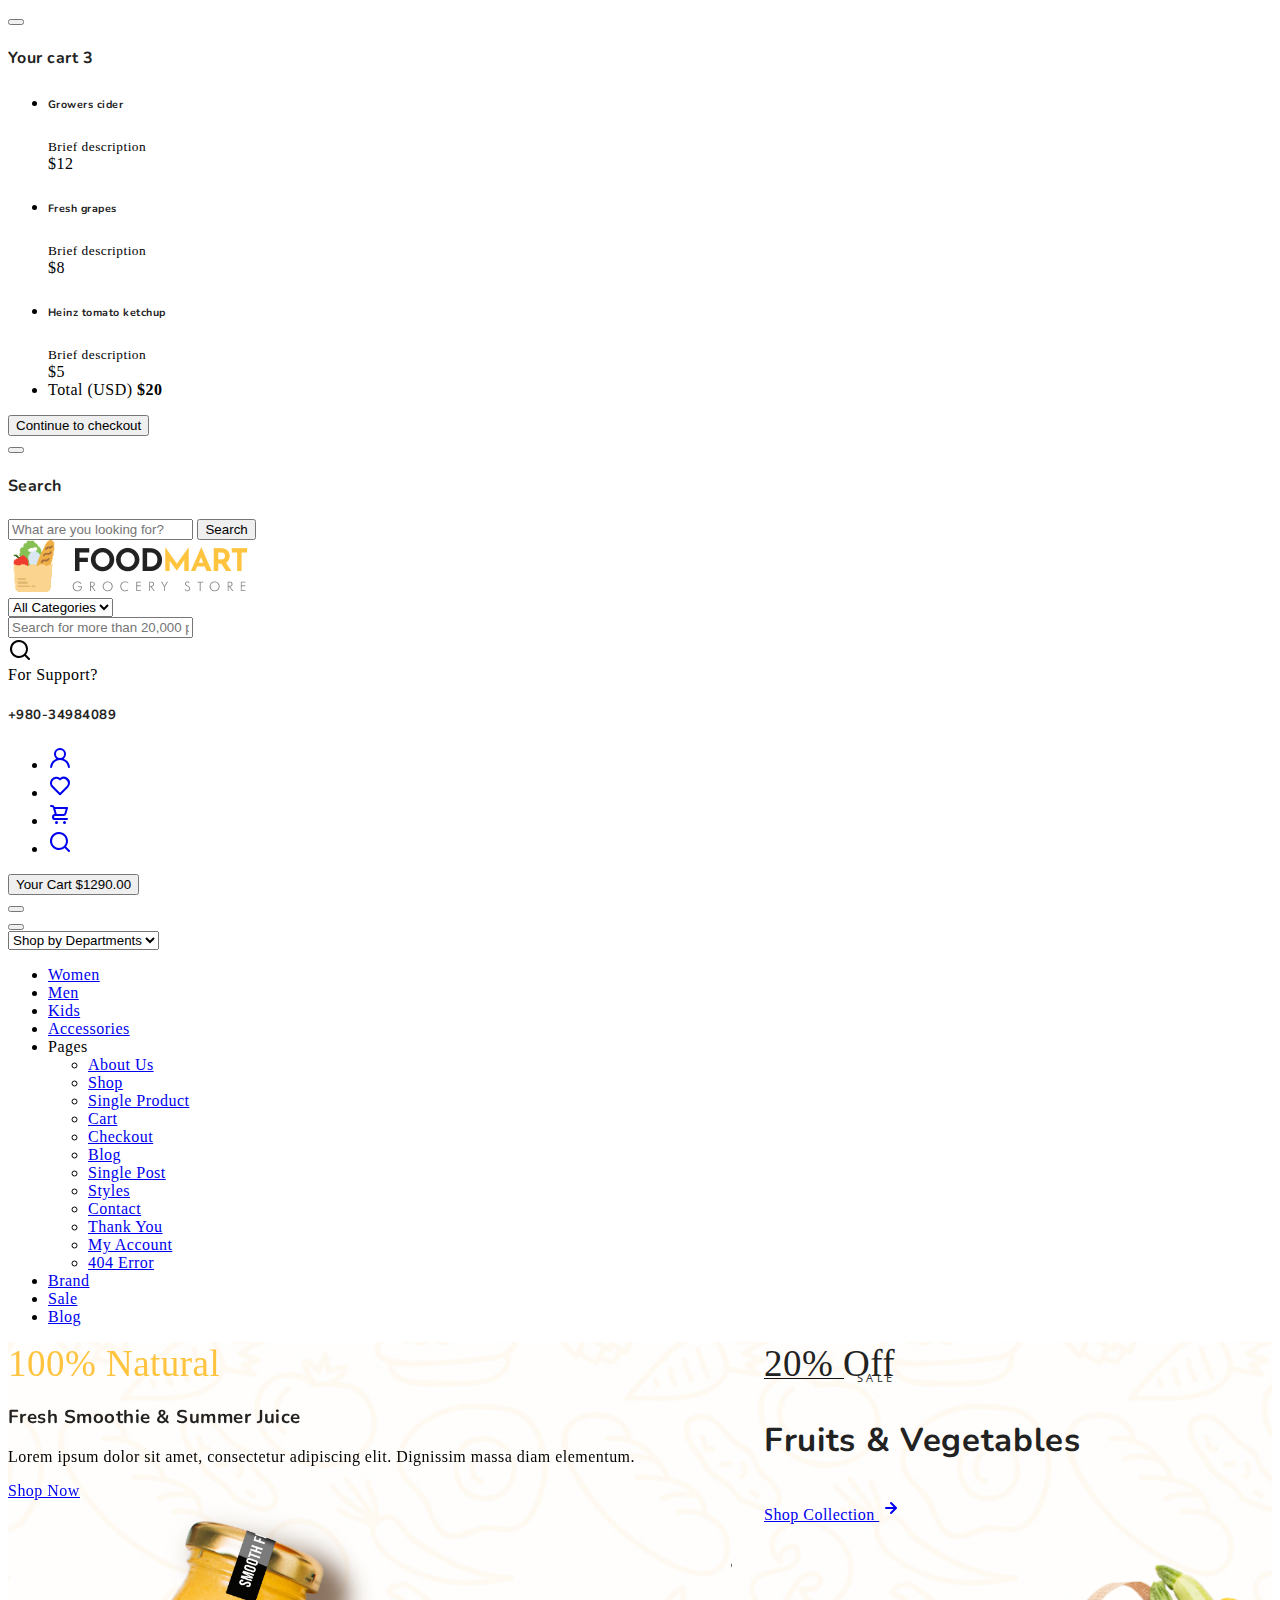
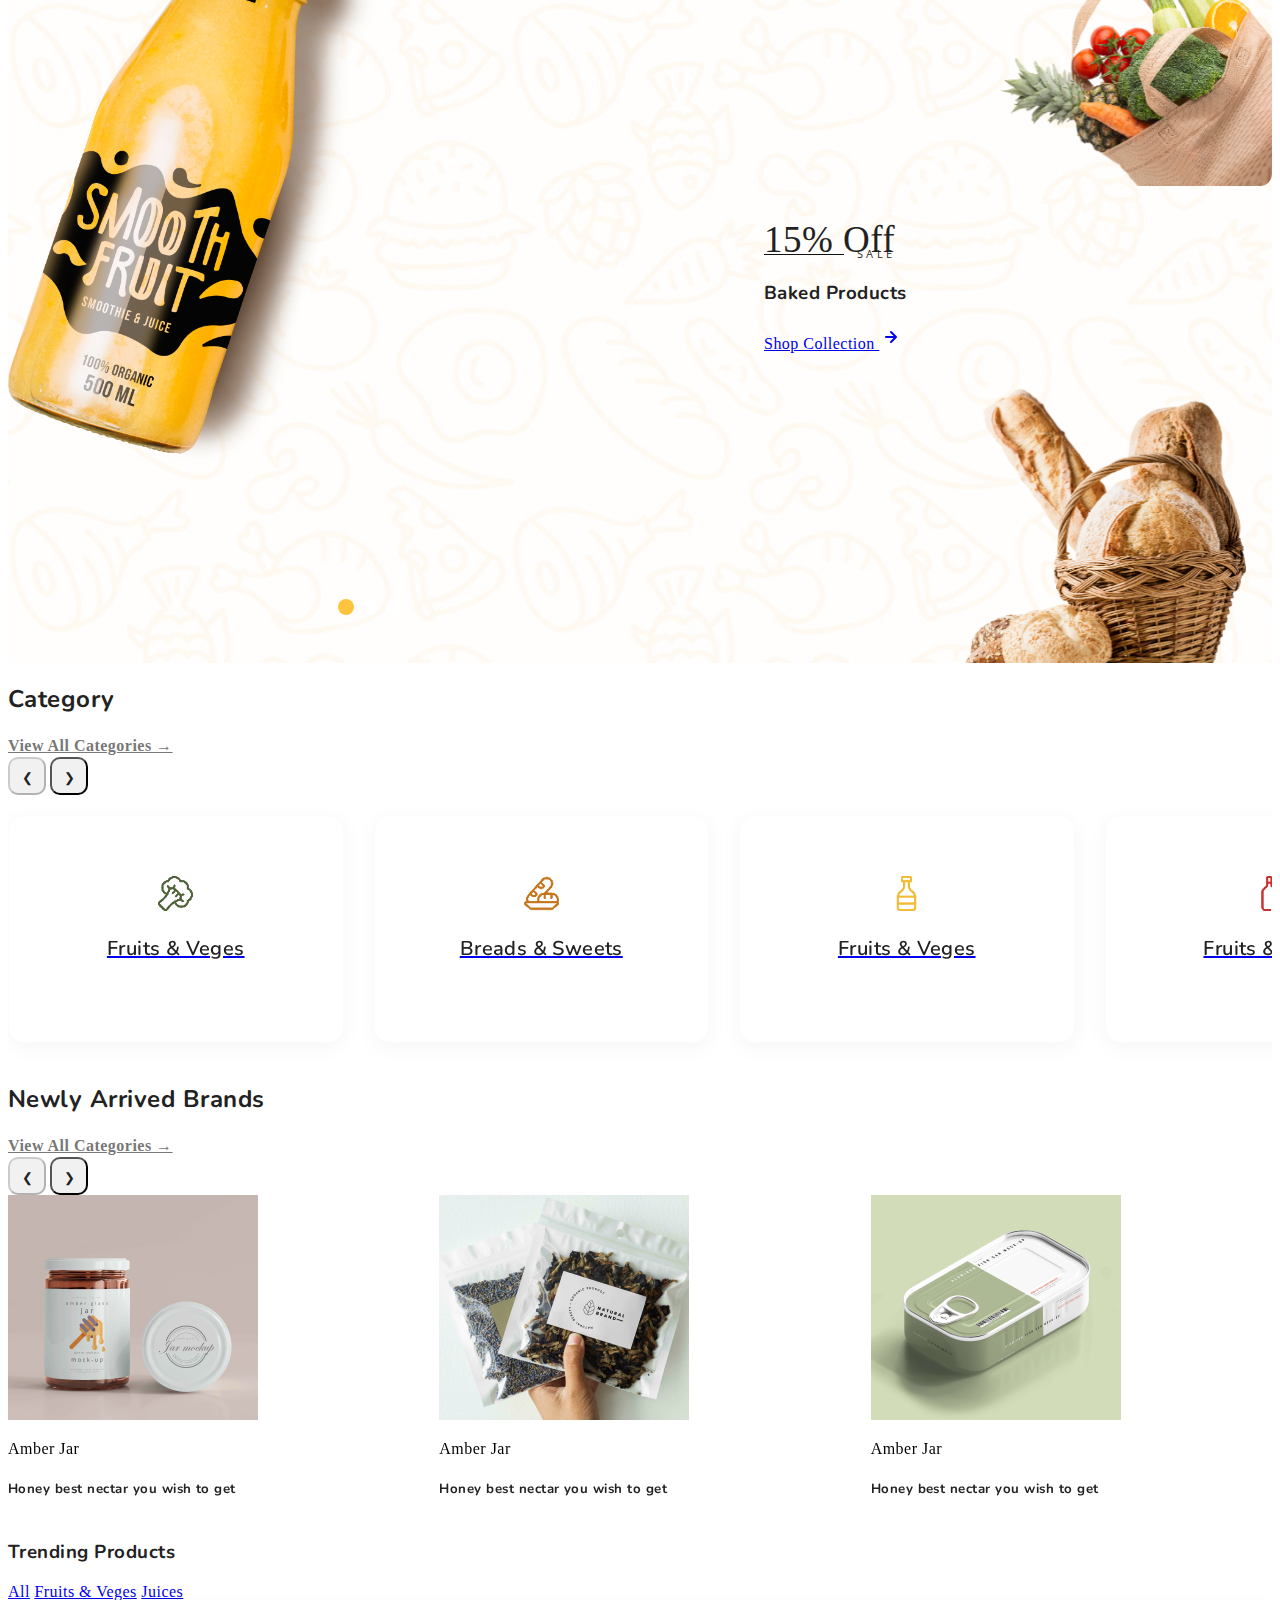
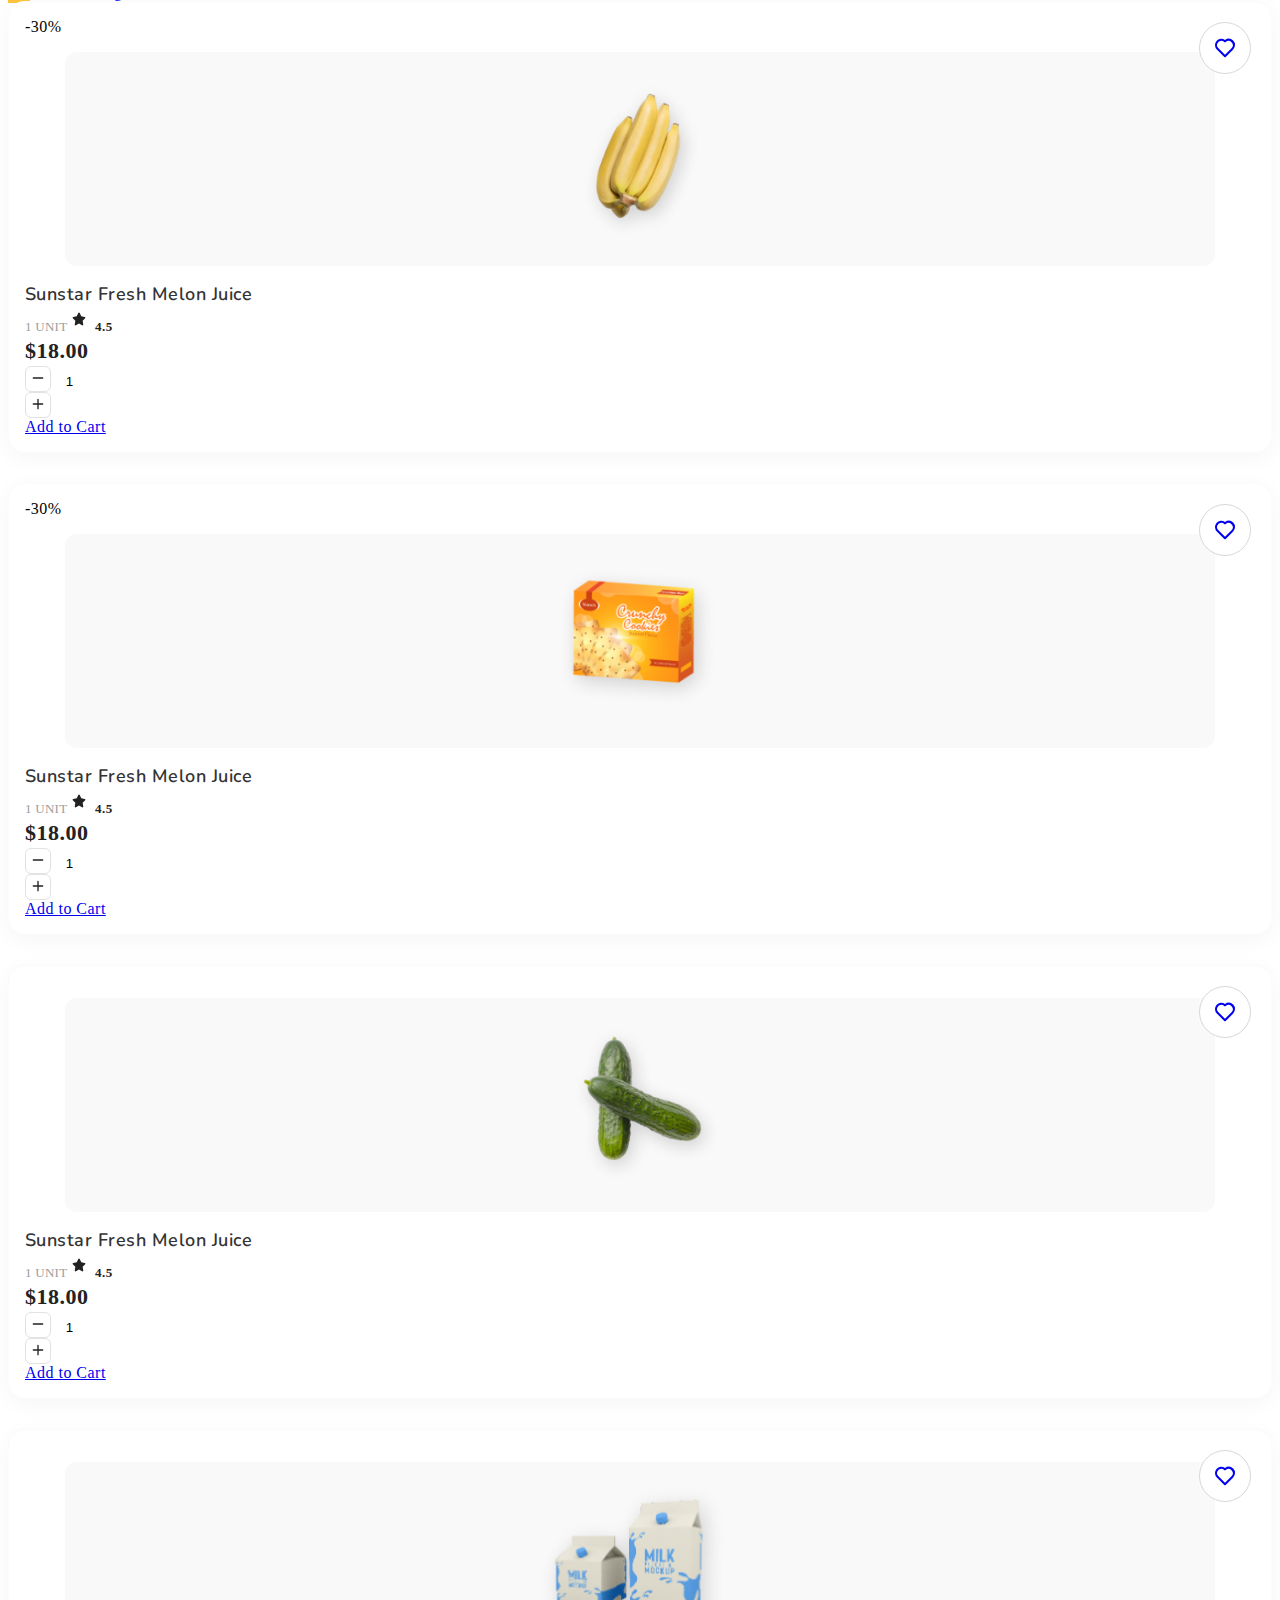
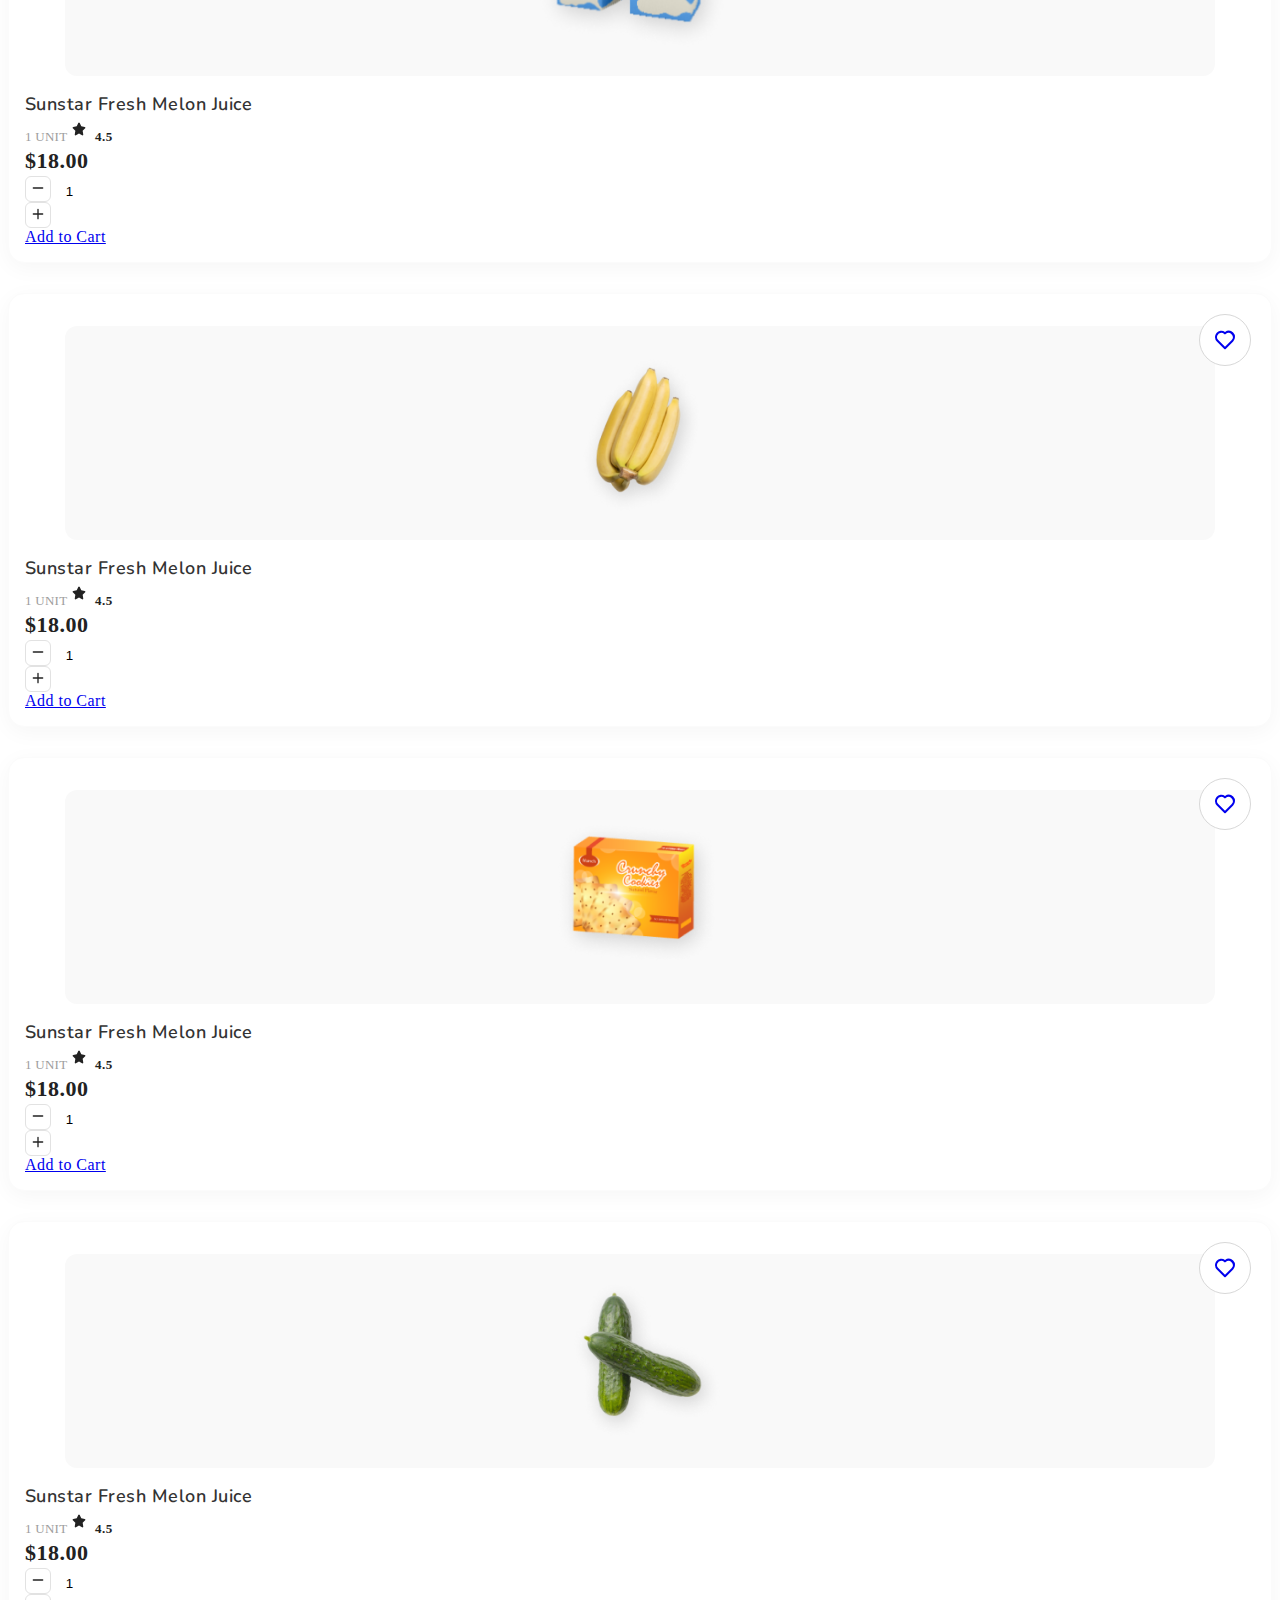
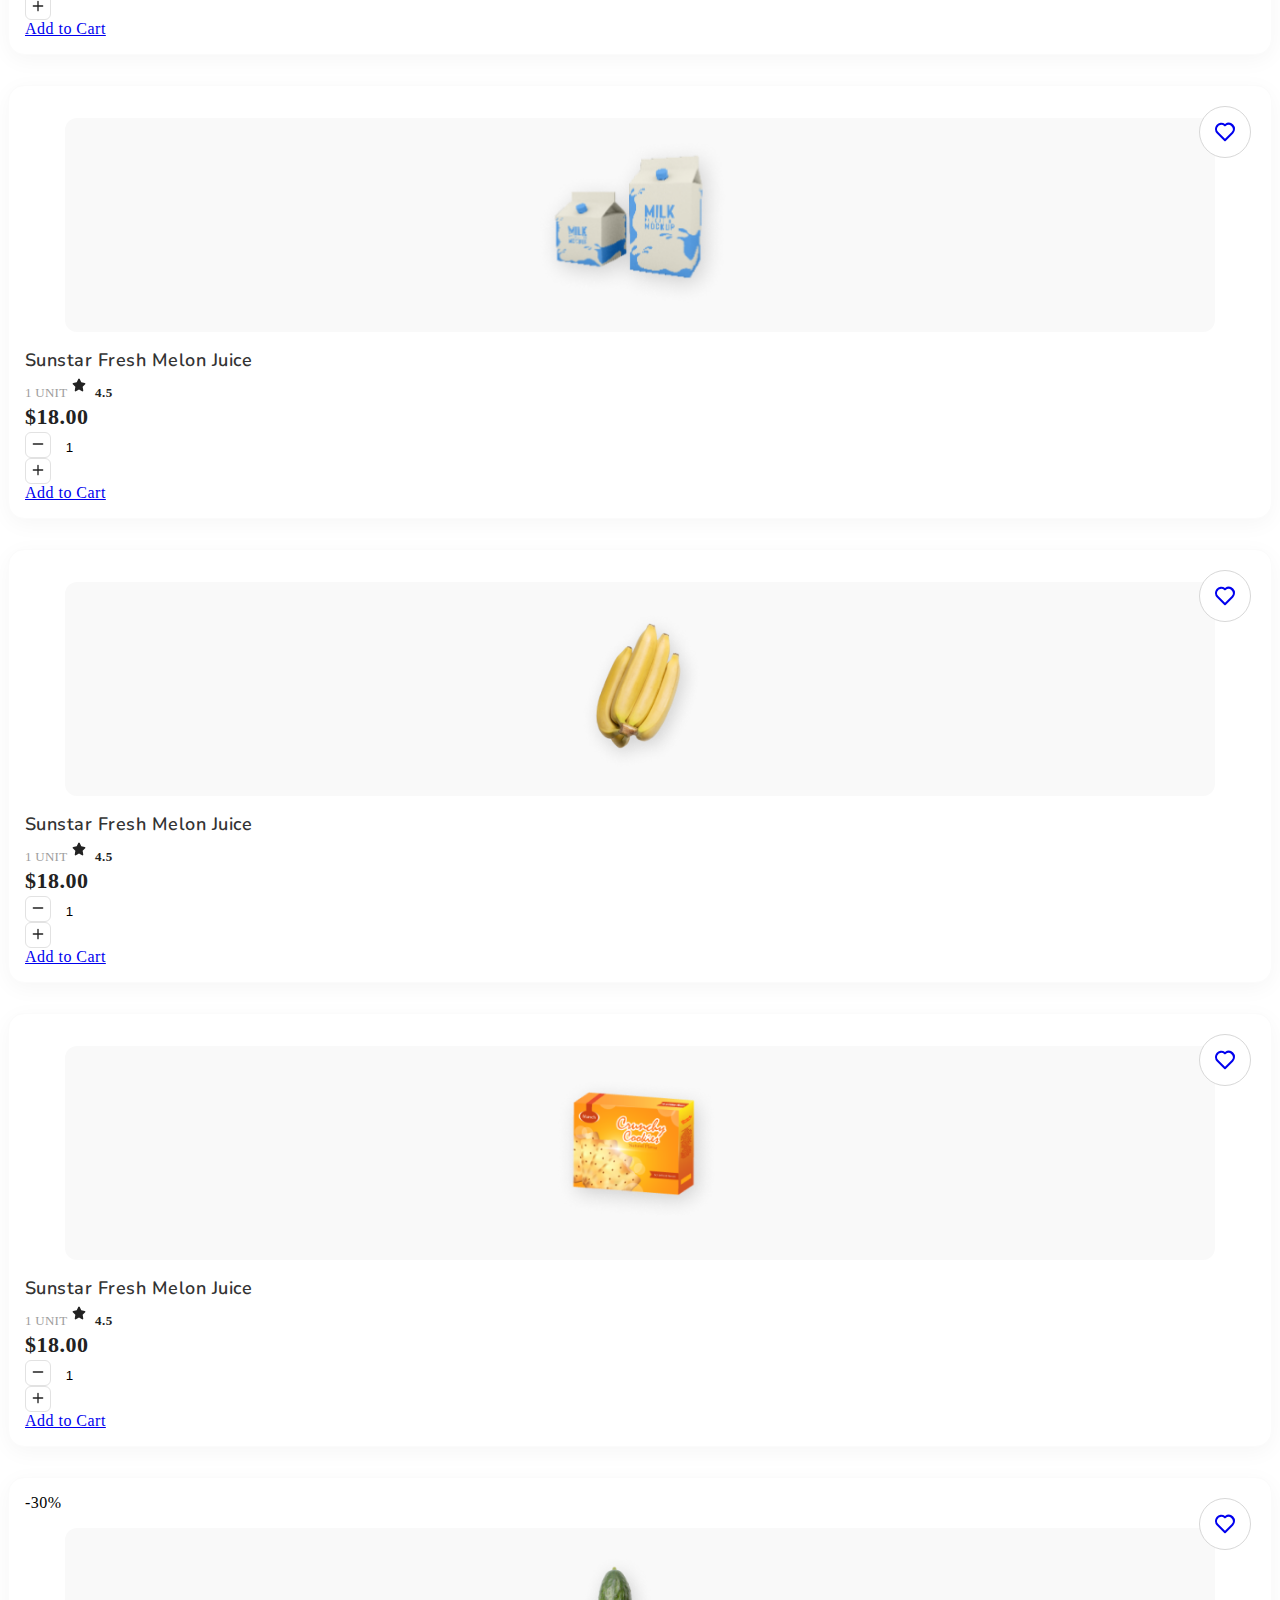
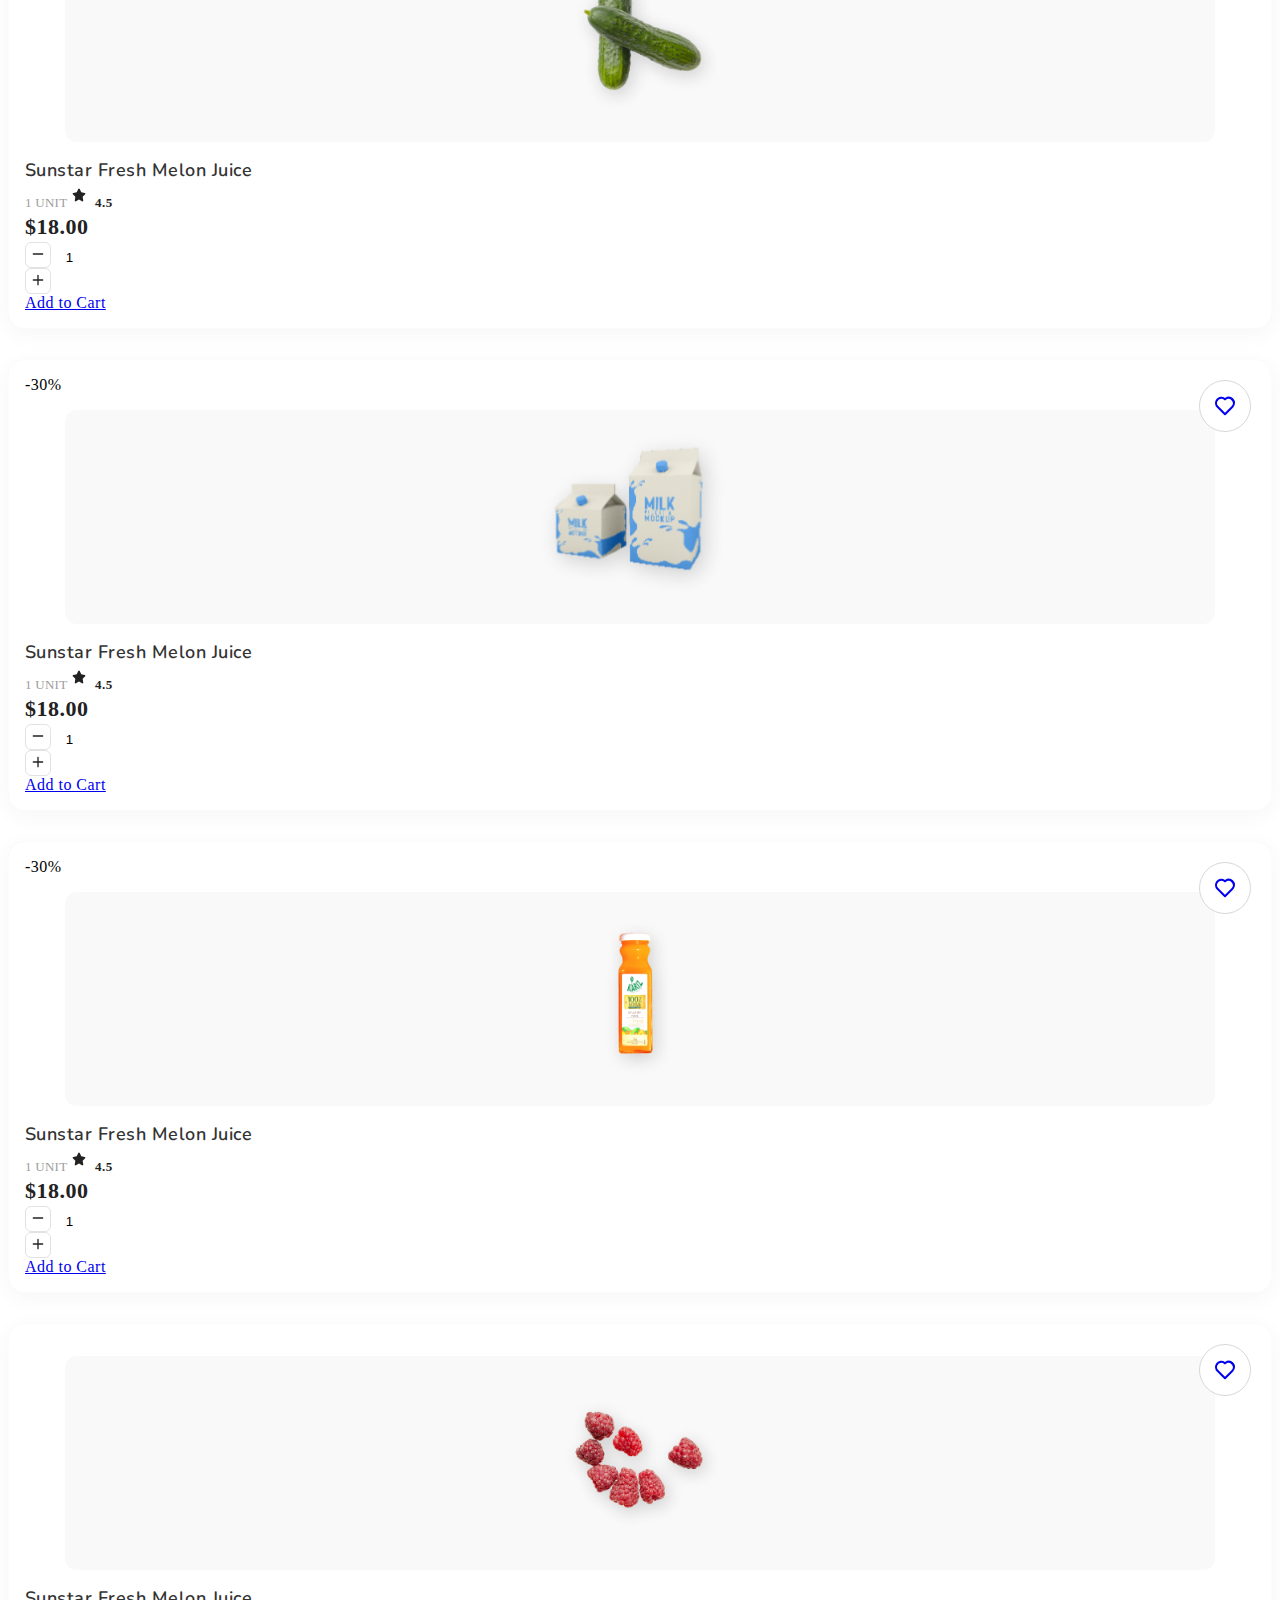
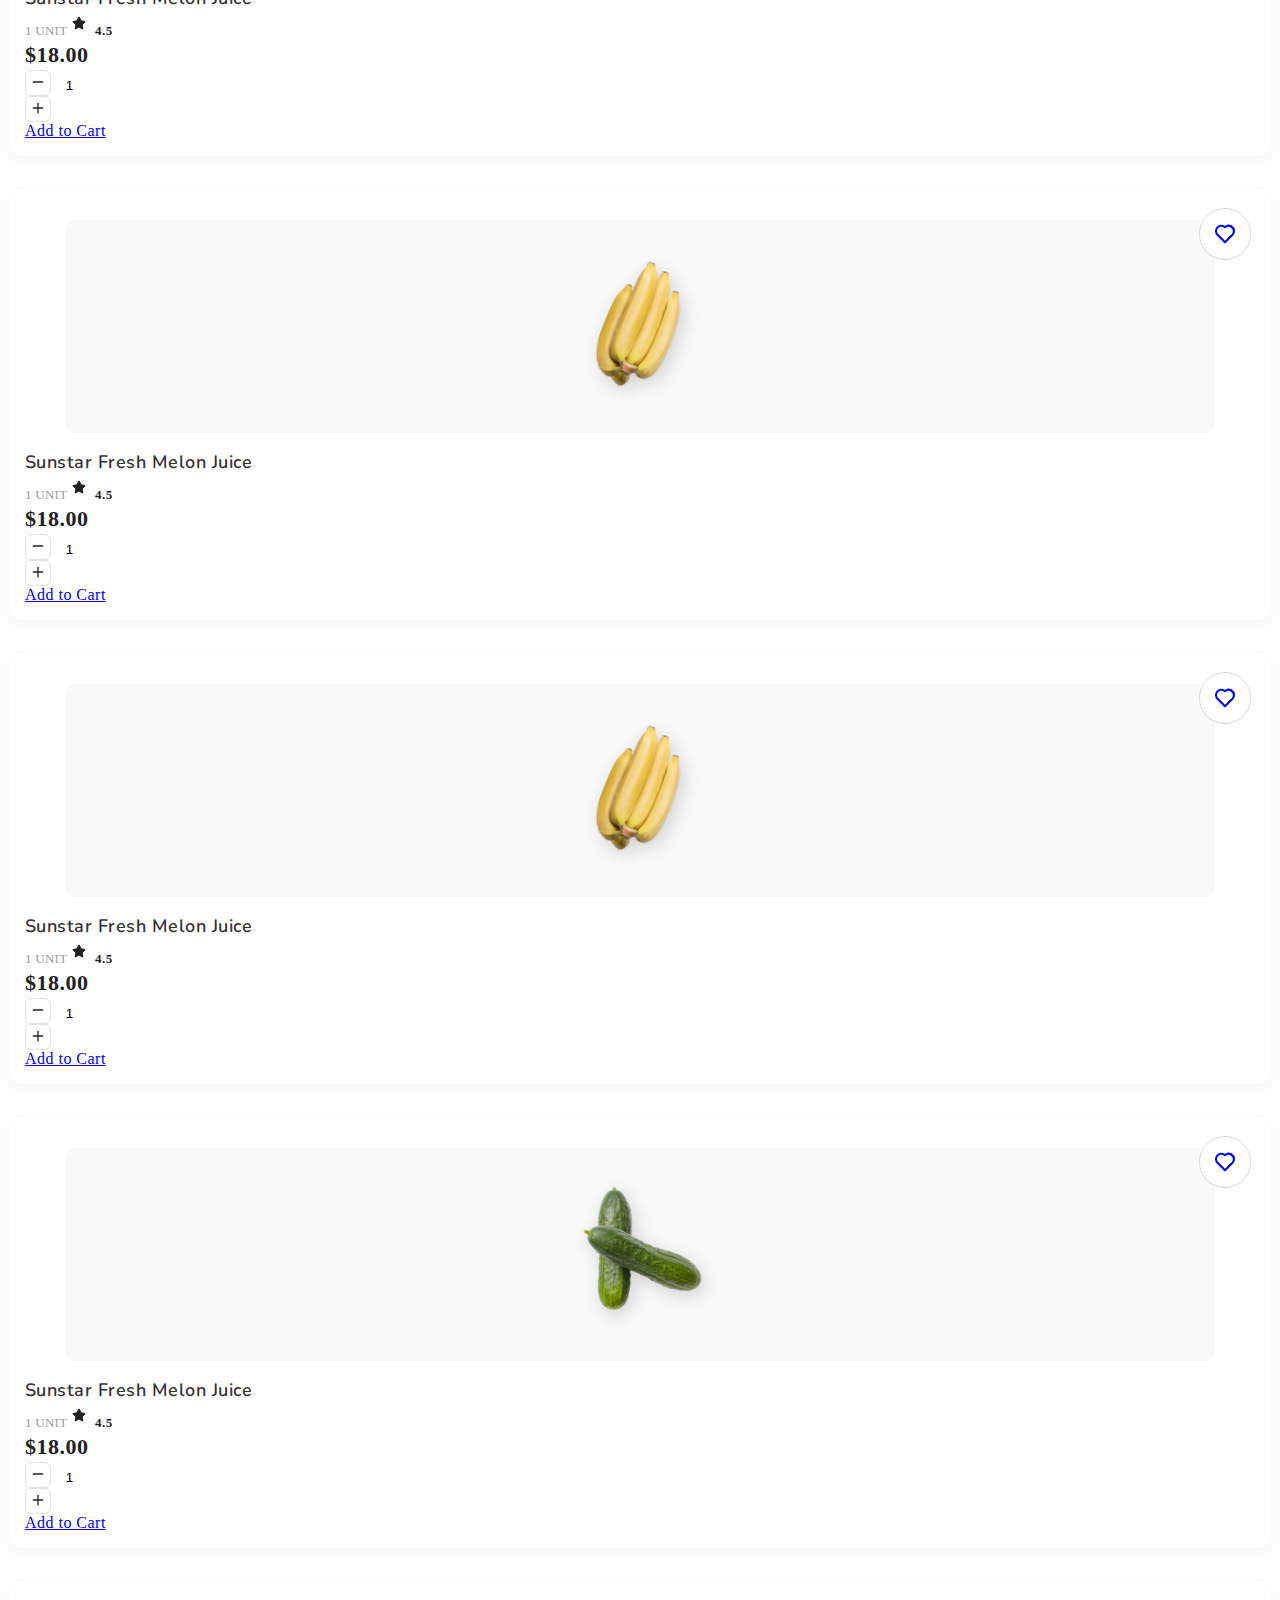
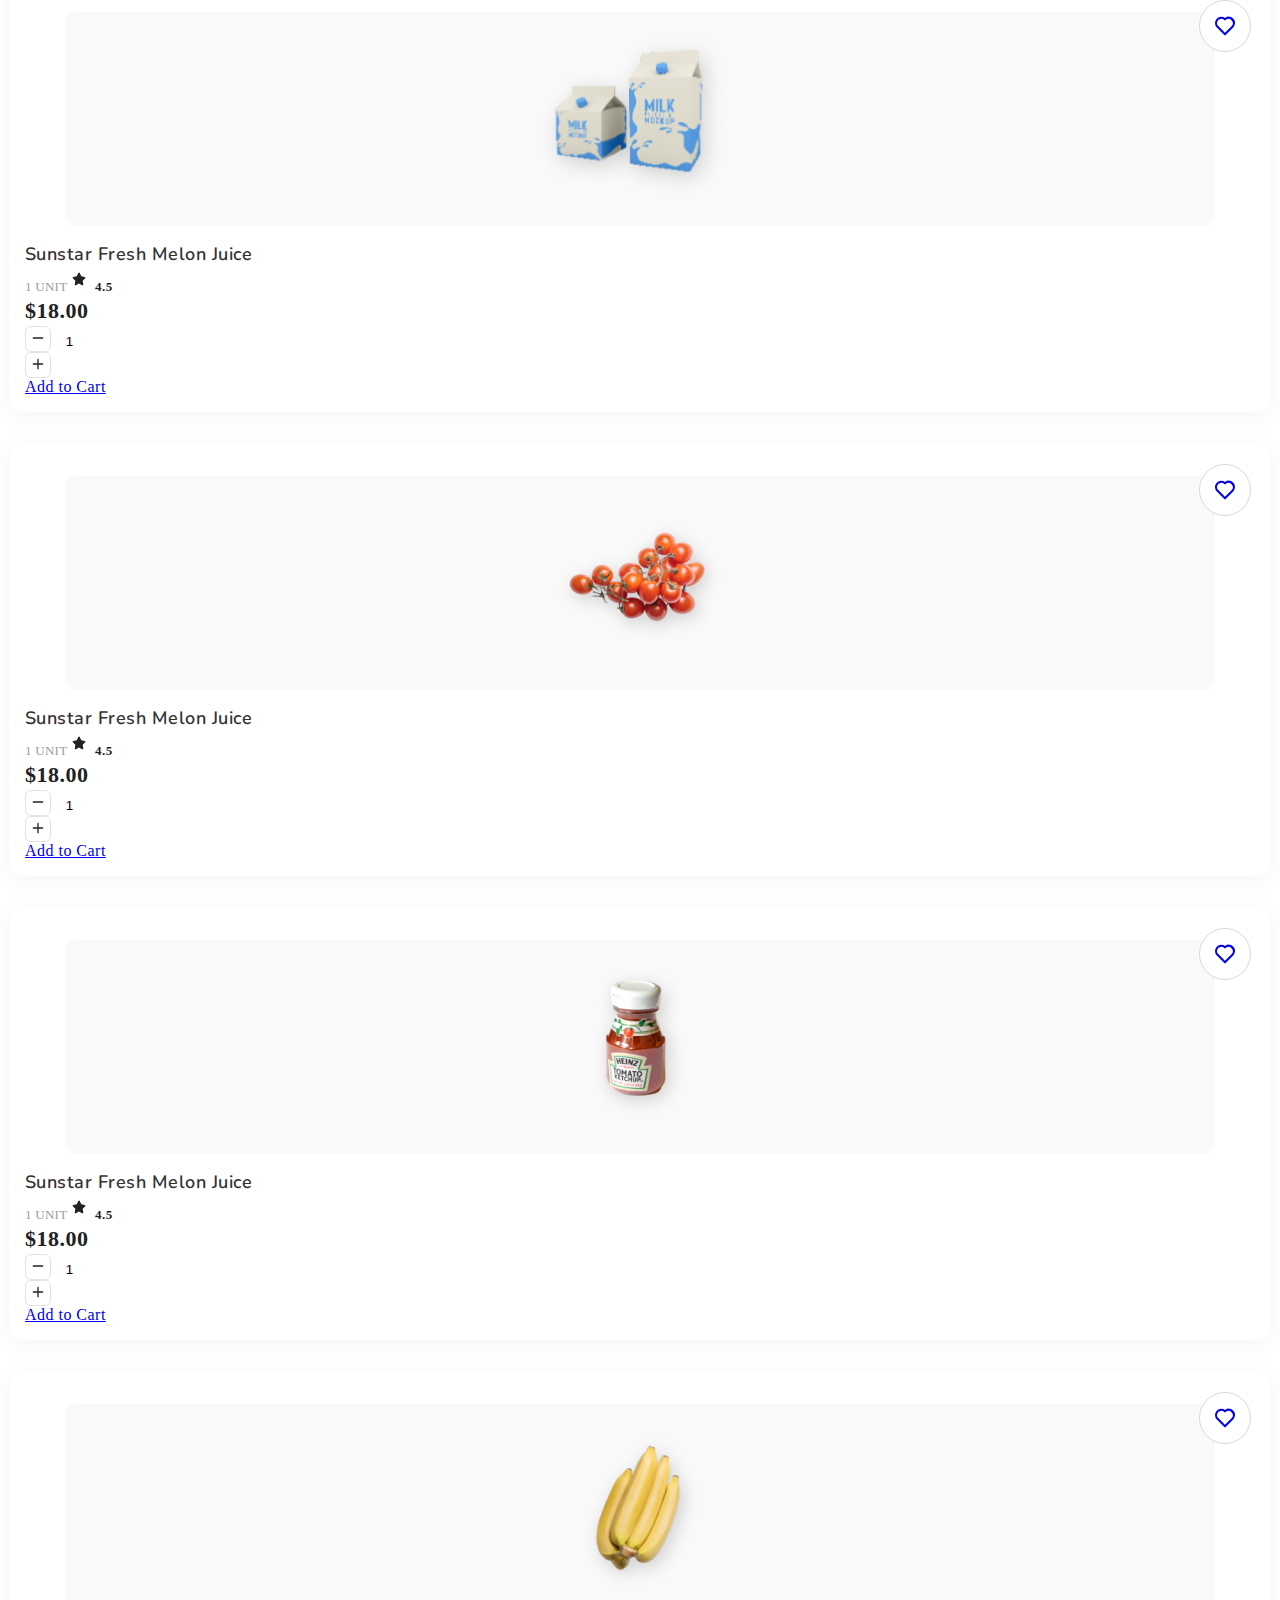
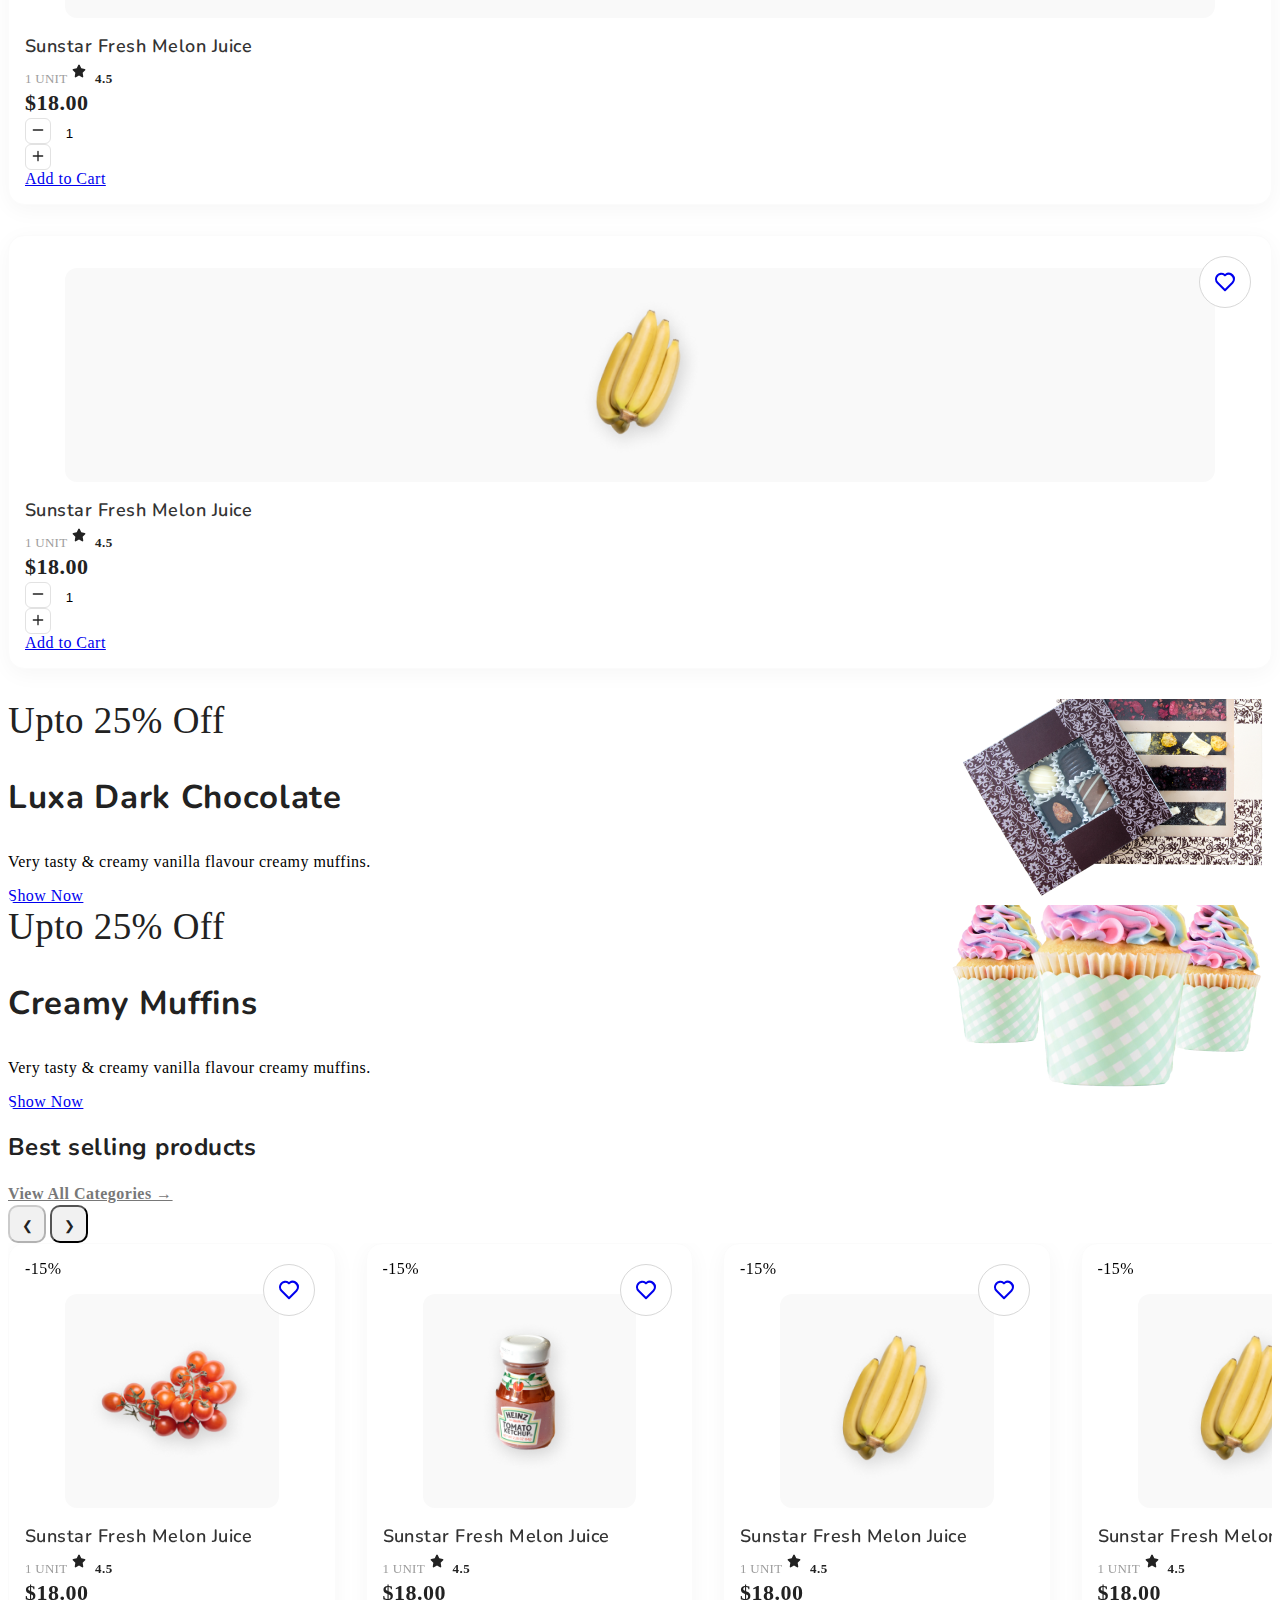
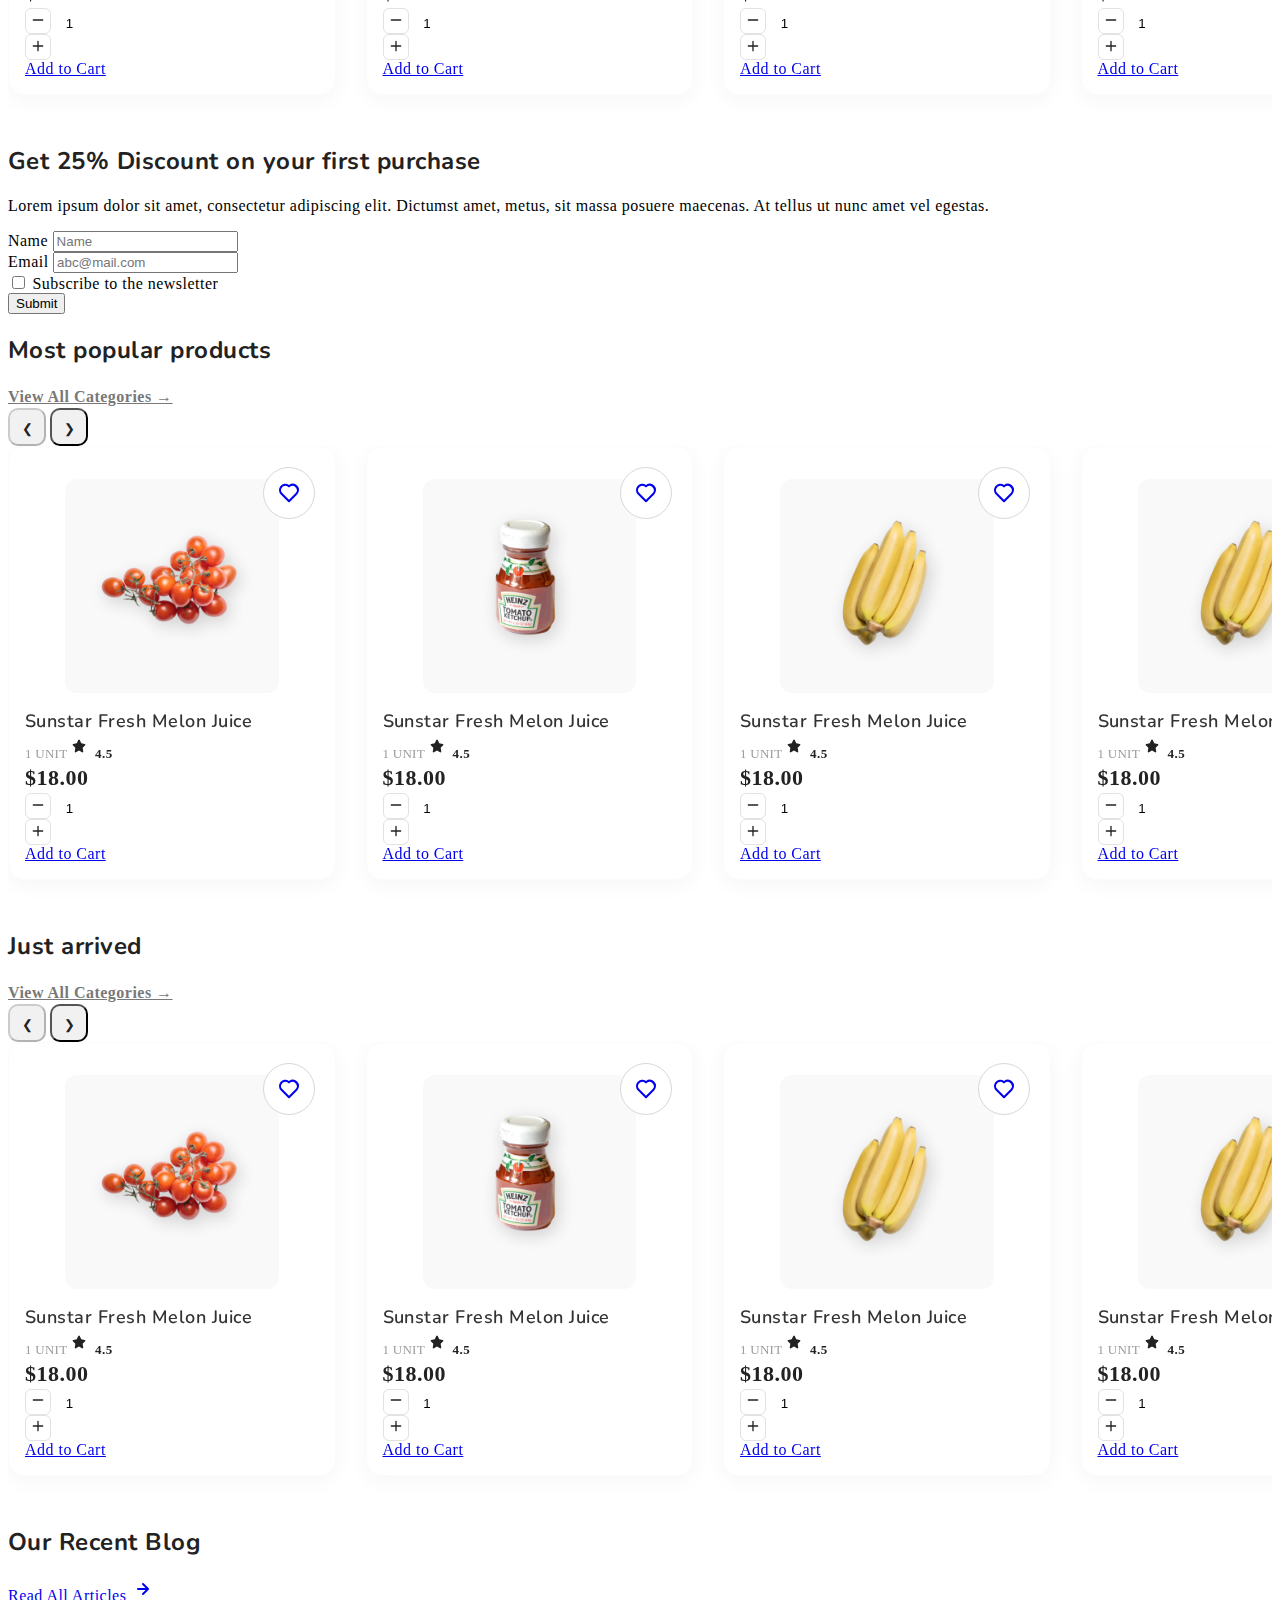
<file: food/index.html>
<!DOCTYPE html>
<html lang="en">
  <head>
    <title>FoodMart - Free eCommerce Grocery Store HTML Website Template</title>
    <meta charset="utf-8">
    <meta http-equiv="X-UA-Compatible" content="IE=edge">
    <meta name="viewport" content="width=device-width, initial-scale=1.0">
    <meta name="format-detection" content="telephone=no">
    <meta name="apple-mobile-web-app-capable" content="yes">
    <meta name="author" content="">
    <meta name="keywords" content="">
    <meta name="description" content="">

    <link rel="stylesheet" href="https://cdn.jsdelivr.net/npm/swiper@9/swiper-bundle.min.css">
    <link href="https://cdn.jsdelivr.net/npm/bootstrap@5.3.0-alpha3/dist/css/bootstrap.min.css" rel="stylesheet" integrity="sha384-KK94CHFLLe+nY2dmCWGMq91rCGa5gtU4mk92HdvYe+M/SXH301p5ILy+dN9+nJOZ" crossorigin="anonymous">
    <link rel="stylesheet" type="text/css" href="css/vendor.css">
    <link rel="stylesheet" type="text/css" href="style.css">

    <link rel="preconnect" href="https://fonts.googleapis.com">
    <link rel="preconnect" href="https://fonts.gstatic.com" crossorigin>
    <link href="https://fonts.googleapis.com/css2?family=Nunito:wght@400;700&family=Open+Sans:ital,wght@0,400;0,700;1,400;1,700&display=swap" rel="stylesheet">

  </head>
  <body>

    <svg xmlns="http://www.w3.org/2000/svg" style="display: none;">
      <defs>
        <symbol xmlns="http://www.w3.org/2000/svg" id="link" viewBox="0 0 24 24">
          <path fill="currentColor" d="M12 19a1 1 0 1 0-1-1a1 1 0 0 0 1 1Zm5 0a1 1 0 1 0-1-1a1 1 0 0 0 1 1Zm0-4a1 1 0 1 0-1-1a1 1 0 0 0 1 1Zm-5 0a1 1 0 1 0-1-1a1 1 0 0 0 1 1Zm7-12h-1V2a1 1 0 0 0-2 0v1H8V2a1 1 0 0 0-2 0v1H5a3 3 0 0 0-3 3v14a3 3 0 0 0 3 3h14a3 3 0 0 0 3-3V6a3 3 0 0 0-3-3Zm1 17a1 1 0 0 1-1 1H5a1 1 0 0 1-1-1v-9h16Zm0-11H4V6a1 1 0 0 1 1-1h1v1a1 1 0 0 0 2 0V5h8v1a1 1 0 0 0 2 0V5h1a1 1 0 0 1 1 1ZM7 15a1 1 0 1 0-1-1a1 1 0 0 0 1 1Zm0 4a1 1 0 1 0-1-1a1 1 0 0 0 1 1Z"/>
        </symbol>
        <symbol xmlns="http://www.w3.org/2000/svg" id="arrow-right" viewBox="0 0 24 24">
          <path fill="currentColor" d="M17.92 11.62a1 1 0 0 0-.21-.33l-5-5a1 1 0 0 0-1.42 1.42l3.3 3.29H7a1 1 0 0 0 0 2h7.59l-3.3 3.29a1 1 0 0 0 0 1.42a1 1 0 0 0 1.42 0l5-5a1 1 0 0 0 .21-.33a1 1 0 0 0 0-.76Z"/>
        </symbol>
        <symbol xmlns="http://www.w3.org/2000/svg" id="category" viewBox="0 0 24 24">
          <path fill="currentColor" d="M19 5.5h-6.28l-.32-1a3 3 0 0 0-2.84-2H5a3 3 0 0 0-3 3v13a3 3 0 0 0 3 3h14a3 3 0 0 0 3-3v-10a3 3 0 0 0-3-3Zm1 13a1 1 0 0 1-1 1H5a1 1 0 0 1-1-1v-13a1 1 0 0 1 1-1h4.56a1 1 0 0 1 .95.68l.54 1.64a1 1 0 0 0 .95.68h7a1 1 0 0 1 1 1Z"/>
        </symbol>
        <symbol xmlns="http://www.w3.org/2000/svg" id="calendar" viewBox="0 0 24 24">
          <path fill="currentColor" d="M19 4h-2V3a1 1 0 0 0-2 0v1H9V3a1 1 0 0 0-2 0v1H5a3 3 0 0 0-3 3v12a3 3 0 0 0 3 3h14a3 3 0 0 0 3-3V7a3 3 0 0 0-3-3Zm1 15a1 1 0 0 1-1 1H5a1 1 0 0 1-1-1v-7h16Zm0-9H4V7a1 1 0 0 1 1-1h2v1a1 1 0 0 0 2 0V6h6v1a1 1 0 0 0 2 0V6h2a1 1 0 0 1 1 1Z"/>
        </symbol>
        <symbol xmlns="http://www.w3.org/2000/svg" id="heart" viewBox="0 0 24 24">
          <path fill="currentColor" d="M20.16 4.61A6.27 6.27 0 0 0 12 4a6.27 6.27 0 0 0-8.16 9.48l7.45 7.45a1 1 0 0 0 1.42 0l7.45-7.45a6.27 6.27 0 0 0 0-8.87Zm-1.41 7.46L12 18.81l-6.75-6.74a4.28 4.28 0 0 1 3-7.3a4.25 4.25 0 0 1 3 1.25a1 1 0 0 0 1.42 0a4.27 4.27 0 0 1 6 6.05Z"/>
        </symbol>
        <symbol xmlns="http://www.w3.org/2000/svg" id="plus" viewBox="0 0 24 24">
          <path fill="currentColor" d="M19 11h-6V5a1 1 0 0 0-2 0v6H5a1 1 0 0 0 0 2h6v6a1 1 0 0 0 2 0v-6h6a1 1 0 0 0 0-2Z"/>
        </symbol>
        <symbol xmlns="http://www.w3.org/2000/svg" id="minus" viewBox="0 0 24 24">
          <path fill="currentColor" d="M19 11H5a1 1 0 0 0 0 2h14a1 1 0 0 0 0-2Z"/>
        </symbol>
        <symbol xmlns="http://www.w3.org/2000/svg" id="cart" viewBox="0 0 24 24">
          <path fill="currentColor" d="M8.5 19a1.5 1.5 0 1 0 1.5 1.5A1.5 1.5 0 0 0 8.5 19ZM19 16H7a1 1 0 0 1 0-2h8.491a3.013 3.013 0 0 0 2.885-2.176l1.585-5.55A1 1 0 0 0 19 5H6.74a3.007 3.007 0 0 0-2.82-2H3a1 1 0 0 0 0 2h.921a1.005 1.005 0 0 1 .962.725l.155.545v.005l1.641 5.742A3 3 0 0 0 7 18h12a1 1 0 0 0 0-2Zm-1.326-9l-1.22 4.274a1.005 1.005 0 0 1-.963.726H8.754l-.255-.892L7.326 7ZM16.5 19a1.5 1.5 0 1 0 1.5 1.5a1.5 1.5 0 0 0-1.5-1.5Z"/>
        </symbol>
        <symbol xmlns="http://www.w3.org/2000/svg" id="check" viewBox="0 0 24 24">
          <path fill="currentColor" d="M18.71 7.21a1 1 0 0 0-1.42 0l-7.45 7.46l-3.13-3.14A1 1 0 1 0 5.29 13l3.84 3.84a1 1 0 0 0 1.42 0l8.16-8.16a1 1 0 0 0 0-1.47Z"/>
        </symbol>
        <symbol xmlns="http://www.w3.org/2000/svg" id="trash" viewBox="0 0 24 24">
          <path fill="currentColor" d="M10 18a1 1 0 0 0 1-1v-6a1 1 0 0 0-2 0v6a1 1 0 0 0 1 1ZM20 6h-4V5a3 3 0 0 0-3-3h-2a3 3 0 0 0-3 3v1H4a1 1 0 0 0 0 2h1v11a3 3 0 0 0 3 3h8a3 3 0 0 0 3-3V8h1a1 1 0 0 0 0-2ZM10 5a1 1 0 0 1 1-1h2a1 1 0 0 1 1 1v1h-4Zm7 14a1 1 0 0 1-1 1H8a1 1 0 0 1-1-1V8h10Zm-3-1a1 1 0 0 0 1-1v-6a1 1 0 0 0-2 0v6a1 1 0 0 0 1 1Z"/>
        </symbol>
        <symbol xmlns="http://www.w3.org/2000/svg" id="star-outline" viewBox="0 0 15 15">
          <path fill="none" stroke="currentColor" stroke-linecap="round" stroke-linejoin="round" d="M7.5 9.804L5.337 11l.413-2.533L4 6.674l2.418-.37L7.5 4l1.082 2.304l2.418.37l-1.75 1.793L9.663 11L7.5 9.804Z"/>
        </symbol>
        <symbol xmlns="http://www.w3.org/2000/svg" id="star-solid" viewBox="0 0 15 15">
          <path fill="currentColor" d="M7.953 3.788a.5.5 0 0 0-.906 0L6.08 5.85l-2.154.33a.5.5 0 0 0-.283.843l1.574 1.613l-.373 2.284a.5.5 0 0 0 .736.518l1.92-1.063l1.921 1.063a.5.5 0 0 0 .736-.519l-.373-2.283l1.574-1.613a.5.5 0 0 0-.283-.844L8.921 5.85l-.968-2.062Z"/>
        </symbol>
        <symbol xmlns="http://www.w3.org/2000/svg" id="search" viewBox="0 0 24 24">
          <path fill="currentColor" d="M21.71 20.29L18 16.61A9 9 0 1 0 16.61 18l3.68 3.68a1 1 0 0 0 1.42 0a1 1 0 0 0 0-1.39ZM11 18a7 7 0 1 1 7-7a7 7 0 0 1-7 7Z"/>
        </symbol>
        <symbol xmlns="http://www.w3.org/2000/svg" id="user" viewBox="0 0 24 24">
          <path fill="currentColor" d="M15.71 12.71a6 6 0 1 0-7.42 0a10 10 0 0 0-6.22 8.18a1 1 0 0 0 2 .22a8 8 0 0 1 15.9 0a1 1 0 0 0 1 .89h.11a1 1 0 0 0 .88-1.1a10 10 0 0 0-6.25-8.19ZM12 12a4 4 0 1 1 4-4a4 4 0 0 1-4 4Z"/>
        </symbol>
        <symbol xmlns="http://www.w3.org/2000/svg" id="close" viewBox="0 0 15 15">
          <path fill="currentColor" d="M7.953 3.788a.5.5 0 0 0-.906 0L6.08 5.85l-2.154.33a.5.5 0 0 0-.283.843l1.574 1.613l-.373 2.284a.5.5 0 0 0 .736.518l1.92-1.063l1.921 1.063a.5.5 0 0 0 .736-.519l-.373-2.283l1.574-1.613a.5.5 0 0 0-.283-.844L8.921 5.85l-.968-2.062Z"/>
        </symbol>
      </defs>
    </svg>

    <div class="preloader-wrapper">
      <div class="preloader">
      </div>
    </div>

    <div class="offcanvas offcanvas-end" data-bs-scroll="true" tabindex="-1" id="offcanvasCart" aria-labelledby="My Cart">
      <div class="offcanvas-header justify-content-center">
        <button type="button" class="btn-close" data-bs-dismiss="offcanvas" aria-label="Close"></button>
      </div>
      <div class="offcanvas-body">
        <div class="order-md-last">
          <h4 class="d-flex justify-content-between align-items-center mb-3">
            <span class="text-primary">Your cart</span>
            <span class="badge bg-primary rounded-pill">3</span>
          </h4>
          <ul class="list-group mb-3">
            <li class="list-group-item d-flex justify-content-between lh-sm">
              <div>
                <h6 class="my-0">Growers cider</h6>
                <small class="text-body-secondary">Brief description</small>
              </div>
              <span class="text-body-secondary">$12</span>
            </li>
            <li class="list-group-item d-flex justify-content-between lh-sm">
              <div>
                <h6 class="my-0">Fresh grapes</h6>
                <small class="text-body-secondary">Brief description</small>
              </div>
              <span class="text-body-secondary">$8</span>
            </li>
            <li class="list-group-item d-flex justify-content-between lh-sm">
              <div>
                <h6 class="my-0">Heinz tomato ketchup</h6>
                <small class="text-body-secondary">Brief description</small>
              </div>
              <span class="text-body-secondary">$5</span>
            </li>
            <li class="list-group-item d-flex justify-content-between">
              <span>Total (USD)</span>
              <strong>$20</strong>
            </li>
          </ul>
  
          <button class="w-100 btn btn-primary btn-lg" type="submit">Continue to checkout</button>
        </div>
      </div>
    </div>
    
    <div class="offcanvas offcanvas-end" data-bs-scroll="true" tabindex="-1" id="offcanvasSearch" aria-labelledby="Search">
      <div class="offcanvas-header justify-content-center">
        <button type="button" class="btn-close" data-bs-dismiss="offcanvas" aria-label="Close"></button>
      </div>
      <div class="offcanvas-body">
        <div class="order-md-last">
          <h4 class="d-flex justify-content-between align-items-center mb-3">
            <span class="text-primary">Search</span>
          </h4>
          <form role="search" action="index.html" method="get" class="d-flex mt-3 gap-0">
            <input class="form-control rounded-start rounded-0 bg-light" type="email" placeholder="What are you looking for?" aria-label="What are you looking for?">
            <button class="btn btn-dark rounded-end rounded-0" type="submit">Search</button>
          </form>
        </div>
      </div>
    </div>

    <header>
      <div class="container-fluid">
        <div class="row py-3 border-bottom">
          
          <div class="col-sm-4 col-lg-3 text-center text-sm-start">
            <div class="main-logo">
              <a href="index.html">
                <img src="images/logo.png" alt="logo" class="img-fluid">
              </a>
            </div>
          </div>
          
          <div class="col-sm-6 offset-sm-2 offset-md-0 col-lg-5 d-none d-lg-block">
            <div class="search-bar row bg-light p-2 my-2 rounded-4">
              <div class="col-md-4 d-none d-md-block">
                <select class="form-select border-0 bg-transparent">
                  <option>All Categories</option>
                  <option>Groceries</option>
                  <option>Drinks</option>
                  <option>Chocolates</option>
                </select>
              </div>
              <div class="col-11 col-md-7">
                <form id="search-form" class="text-center" action="index.html" method="post">
                  <input type="text" class="form-control border-0 bg-transparent" placeholder="Search for more than 20,000 products" />
                </form>
              </div>
              <div class="col-1">
                <svg xmlns="http://www.w3.org/2000/svg" width="24" height="24" viewBox="0 0 24 24"><path fill="currentColor" d="M21.71 20.29L18 16.61A9 9 0 1 0 16.61 18l3.68 3.68a1 1 0 0 0 1.42 0a1 1 0 0 0 0-1.39ZM11 18a7 7 0 1 1 7-7a7 7 0 0 1-7 7Z"/></svg>
              </div>
            </div>
          </div>
          
          <div class="col-sm-8 col-lg-4 d-flex justify-content-end gap-5 align-items-center mt-4 mt-sm-0 justify-content-center justify-content-sm-end">
            <div class="support-box text-end d-none d-xl-block">
              <span class="fs-6 text-muted">For Support?</span>
              <h5 class="mb-0">+980-34984089</h5>
            </div>

            <ul class="d-flex justify-content-end list-unstyled m-0">
              <li>
                <a href="#" class="rounded-circle bg-light p-2 mx-1">
                  <svg width="24" height="24" viewBox="0 0 24 24"><use xlink:href="#user"></use></svg>
                </a>
              </li>
              <li>
                <a href="#" class="rounded-circle bg-light p-2 mx-1">
                  <svg width="24" height="24" viewBox="0 0 24 24"><use xlink:href="#heart"></use></svg>
                </a>
              </li>
              <li class="d-lg-none">
                <a href="#" class="rounded-circle bg-light p-2 mx-1" data-bs-toggle="offcanvas" data-bs-target="#offcanvasCart" aria-controls="offcanvasCart">
                  <svg width="24" height="24" viewBox="0 0 24 24"><use xlink:href="#cart"></use></svg>
                </a>
              </li>
              <li class="d-lg-none">
                <a href="#" class="rounded-circle bg-light p-2 mx-1" data-bs-toggle="offcanvas" data-bs-target="#offcanvasSearch" aria-controls="offcanvasSearch">
                  <svg width="24" height="24" viewBox="0 0 24 24"><use xlink:href="#search"></use></svg>
                </a>
              </li>
            </ul>

            <div class="cart text-end d-none d-lg-block dropdown">
              <button class="border-0 bg-transparent d-flex flex-column gap-2 lh-1" type="button" data-bs-toggle="offcanvas" data-bs-target="#offcanvasCart" aria-controls="offcanvasCart">
                <span class="fs-6 text-muted dropdown-toggle">Your Cart</span>
                <span class="cart-total fs-5 fw-bold">$1290.00</span>
              </button>
            </div>
          </div>

        </div>
      </div>
      <div class="container-fluid">
        <div class="row py-3">
          <div class="d-flex  justify-content-center justify-content-sm-between align-items-center">
            <nav class="main-menu d-flex navbar navbar-expand-lg">

              <button class="navbar-toggler" type="button" data-bs-toggle="offcanvas" data-bs-target="#offcanvasNavbar"
                aria-controls="offcanvasNavbar">
                <span class="navbar-toggler-icon"></span>
              </button>

              <div class="offcanvas offcanvas-end" tabindex="-1" id="offcanvasNavbar" aria-labelledby="offcanvasNavbarLabel">

                <div class="offcanvas-header justify-content-center">
                  <button type="button" class="btn-close" data-bs-dismiss="offcanvas" aria-label="Close"></button>
                </div>

                <div class="offcanvas-body">
              
                  <select class="filter-categories border-0 mb-0 me-5">
                    <option>Shop by Departments</option>
                    <option>Groceries</option>
                    <option>Drinks</option>
                    <option>Chocolates</option>
                  </select>
              
                  <ul class="navbar-nav justify-content-end menu-list list-unstyled d-flex gap-md-3 mb-0">
                    <li class="nav-item active">
                      <a href="#women" class="nav-link">Women</a>
                    </li>
                    <li class="nav-item dropdown">
                      <a href="#men" class="nav-link">Men</a>
                    </li>
                    <li class="nav-item">
                      <a href="#kids" class="nav-link">Kids</a>
                    </li>
                    <li class="nav-item">
                      <a href="#accessories" class="nav-link">Accessories</a>
                    </li>
                    <li class="nav-item dropdown">
                      <a class="nav-link dropdown-toggle" role="button" id="pages" data-bs-toggle="dropdown" aria-expanded="false">Pages</a>
                      <ul class="dropdown-menu" aria-labelledby="pages">
                        <li><a href="index.html" class="dropdown-item">About Us </a></li>
                        <li><a href="index.html" class="dropdown-item">Shop </a></li>
                        <li><a href="index.html" class="dropdown-item">Single Product </a></li>
                        <li><a href="index.html" class="dropdown-item">Cart </a></li>
                        <li><a href="index.html" class="dropdown-item">Checkout </a></li>
                        <li><a href="index.html" class="dropdown-item">Blog </a></li>
                        <li><a href="index.html" class="dropdown-item">Single Post </a></li>
                        <li><a href="index.html" class="dropdown-item">Styles </a></li>
                        <li><a href="index.html" class="dropdown-item">Contact </a></li>
                        <li><a href="index.html" class="dropdown-item">Thank You </a></li>
                        <li><a href="index.html" class="dropdown-item">My Account </a></li>
                        <li><a href="index.html" class="dropdown-item">404 Error </a></li>
                      </ul>
                    </li>
                    <li class="nav-item">
                      <a href="#brand" class="nav-link">Brand</a>
                    </li>
                    <li class="nav-item">
                      <a href="#sale" class="nav-link">Sale</a>
                    </li>
                    <li class="nav-item">
                      <a href="#blog" class="nav-link">Blog</a>
                    </li>
                  </ul>
                
                </div>

              </div>
          </div>
        </div>
      </div>
    </header>
    
    <section class="py-3" style="background-image: url('images/background-pattern.jpg');background-repeat: no-repeat;background-size: cover;">
      <div class="container-fluid">
        <div class="row">
          <div class="col-md-12">

            <div class="banner-blocks">
            
              <div class="banner-ad large bg-info block-1">

                <div class="swiper main-swiper">
                  <div class="swiper-wrapper">
                    
                    <div class="swiper-slide">
                      <div class="row banner-content p-5">
                        <div class="content-wrapper col-md-7">
                          <div class="categories my-3">100% natural</div>
                          <h3 class="display-4">Fresh Smoothie & Summer Juice</h3>
                          <p>Lorem ipsum dolor sit amet, consectetur adipiscing elit. Dignissim massa diam elementum.</p>
                          <a href="#" class="btn btn-outline-dark btn-lg text-uppercase fs-6 rounded-1 px-4 py-3 mt-3">Shop Now</a>
                        </div>
                        <div class="img-wrapper col-md-5">
                          <img src="images/product-thumb-1.png" class="img-fluid">
                        </div>
                      </div>
                    </div>
                    
                    <div class="swiper-slide">
                      <div class="row banner-content p-5">
                        <div class="content-wrapper col-md-7">
                          <div class="categories mb-3 pb-3">100% natural</div>
                          <h3 class="banner-title">Fresh Smoothie & Summer Juice</h3>
                          <p>Lorem ipsum dolor sit amet, consectetur adipiscing elit. Dignissim massa diam elementum.</p>
                          <a href="#" class="btn btn-outline-dark btn-lg text-uppercase fs-6 rounded-1">Shop Collection</a>
                        </div>
                        <div class="img-wrapper col-md-5">
                          <img src="images/product-thumb-1.png" class="img-fluid">
                        </div>
                      </div>
                    </div>
                    
                    <div class="swiper-slide">
                      <div class="row banner-content p-5">
                        <div class="content-wrapper col-md-7">
                          <div class="categories mb-3 pb-3">100% natural</div>
                          <h3 class="banner-title">Heinz Tomato Ketchup</h3>
                          <p>Lorem ipsum dolor sit amet, consectetur adipiscing elit. Dignissim massa diam elementum.</p>
                          <a href="#" class="btn btn-outline-dark btn-lg text-uppercase fs-6 rounded-1">Shop Collection</a>
                        </div>
                        <div class="img-wrapper col-md-5">
                          <img src="images/product-thumb-2.png" class="img-fluid">
                        </div>
                      </div>
                    </div>
                  </div>
                  
                  <div class="swiper-pagination"></div>

                </div>
              </div>
              
              <div class="banner-ad bg-success-subtle block-2" style="background:url('images/ad-image-1.png') no-repeat;background-position: right bottom">
                <div class="row banner-content p-5">

                  <div class="content-wrapper col-md-7">
                    <div class="categories sale mb-3 pb-3">20% off</div>
                    <h3 class="banner-title">Fruits & Vegetables</h3>
                    <a href="#" class="d-flex align-items-center nav-link">Shop Collection <svg width="24" height="24"><use xlink:href="#arrow-right"></use></svg></a>
                  </div>

                </div>
              </div>

              <div class="banner-ad bg-danger block-3" style="background:url('images/ad-image-2.png') no-repeat;background-position: right bottom">
                <div class="row banner-content p-5">

                  <div class="content-wrapper col-md-7">
                    <div class="categories sale mb-3 pb-3">15% off</div>
                    <h3 class="item-title">Baked Products</h3>
                    <a href="#" class="d-flex align-items-center nav-link">Shop Collection <svg width="24" height="24"><use xlink:href="#arrow-right"></use></svg></a>
                  </div>

                </div>
              </div>

            </div>
            <!-- / Banner Blocks -->
              
          </div>
        </div>
      </div>
    </section>

    <section class="py-5 overflow-hidden">
      <div class="container-fluid">
        <div class="row">
          <div class="col-md-12">

            <div class="section-header d-flex flex-wrap justify-content-between mb-5">
              <h2 class="section-title">Category</h2>

              <div class="d-flex align-items-center">
                <a href="#" class="btn-link text-decoration-none">View All Categories →</a>
                <div class="swiper-buttons">
                  <button class="swiper-prev category-carousel-prev btn btn-yellow">❮</button>
                  <button class="swiper-next category-carousel-next btn btn-yellow">❯</button>
                </div>
              </div>
            </div>
            
          </div>
        </div>
        <div class="row">
          <div class="col-md-12">

            <div class="category-carousel swiper">
              <div class="swiper-wrapper">
                <a href="index.html" class="nav-link category-item swiper-slide">
                  <img src="images/icon-vegetables-broccoli.png" alt="Category Thumbnail">
                  <h3 class="category-title">Fruits & Veges</h3>
                </a>
                <a href="index.html" class="nav-link category-item swiper-slide">
                  <img src="images/icon-bread-baguette.png" alt="Category Thumbnail">
                  <h3 class="category-title">Breads & Sweets</h3>
                </a>
                <a href="index.html" class="nav-link category-item swiper-slide">
                  <img src="images/icon-soft-drinks-bottle.png" alt="Category Thumbnail">
                  <h3 class="category-title">Fruits & Veges</h3>
                </a>
                <a href="index.html" class="nav-link category-item swiper-slide">
                  <img src="images/icon-wine-glass-bottle.png" alt="Category Thumbnail">
                  <h3 class="category-title">Fruits & Veges</h3>
                </a>
                <a href="index.html" class="nav-link category-item swiper-slide">
                  <img src="images/icon-animal-products-drumsticks.png" alt="Category Thumbnail">
                  <h3 class="category-title">Fruits & Veges</h3>
                </a>
                <a href="index.html" class="nav-link category-item swiper-slide">
                  <img src="images/icon-bread-herb-flour.png" alt="Category Thumbnail">
                  <h3 class="category-title">Fruits & Veges</h3>
                </a>
                <a href="index.html" class="nav-link category-item swiper-slide">
                  <img src="images/icon-vegetables-broccoli.png" alt="Category Thumbnail">
                  <h3 class="category-title">Fruits & Veges</h3>
                </a>
                <a href="index.html" class="nav-link category-item swiper-slide">
                  <img src="images/icon-vegetables-broccoli.png" alt="Category Thumbnail">
                  <h3 class="category-title">Fruits & Veges</h3>
                </a>
                <a href="index.html" class="nav-link category-item swiper-slide">
                  <img src="images/icon-vegetables-broccoli.png" alt="Category Thumbnail">
                  <h3 class="category-title">Fruits & Veges</h3>
                </a>
                <a href="index.html" class="nav-link category-item swiper-slide">
                  <img src="images/icon-vegetables-broccoli.png" alt="Category Thumbnail">
                  <h3 class="category-title">Fruits & Veges</h3>
                </a>
                <a href="index.html" class="nav-link category-item swiper-slide">
                  <img src="images/icon-vegetables-broccoli.png" alt="Category Thumbnail">
                  <h3 class="category-title">Fruits & Veges</h3>
                </a>
                <a href="index.html" class="nav-link category-item swiper-slide">
                  <img src="images/icon-vegetables-broccoli.png" alt="Category Thumbnail">
                  <h3 class="category-title">Fruits & Veges</h3>
                </a>
                
              </div>
            </div>

          </div>
        </div>
      </div>
    </section>


    <section class="py-5 overflow-hidden">
      <div class="container-fluid">
        <div class="row">
          <div class="col-md-12">

            <div class="section-header d-flex flex-wrap flex-wrap justify-content-between mb-5">
              
              <h2 class="section-title">Newly Arrived Brands</h2>

              <div class="d-flex align-items-center">
                <a href="#" class="btn-link text-decoration-none">View All Categories →</a>
                <div class="swiper-buttons">
                  <button class="swiper-prev brand-carousel-prev btn btn-yellow">❮</button>
                  <button class="swiper-next brand-carousel-next btn btn-yellow">❯</button>
                </div>  
              </div>
            </div>
            
          </div>
        </div>
        <div class="row">
          <div class="col-md-12">

            <div class="brand-carousel swiper">
              <div class="swiper-wrapper">
                
                <div class="swiper-slide">
                  <div class="card mb-3 p-3 rounded-4 shadow border-0">
                    <div class="row g-0">
                      <div class="col-md-4">
                        <img src="images/product-thumb-11.jpg" class="img-fluid rounded" alt="Card title">
                      </div>
                      <div class="col-md-8">
                        <div class="card-body py-0">
                          <p class="text-muted mb-0">Amber Jar</p>
                          <h5 class="card-title">Honey best nectar you wish to get</h5>
                        </div>
                      </div>
                    </div>
                  </div>
                </div>
                <div class="swiper-slide">
                  <div class="card mb-3 p-3 rounded-4 shadow border-0">
                    <div class="row g-0">
                      <div class="col-md-4">
                        <img src="images/product-thumb-12.jpg" class="img-fluid rounded" alt="Card title">
                      </div>
                      <div class="col-md-8">
                        <div class="card-body py-0">
                          <p class="text-muted mb-0">Amber Jar</p>
                          <h5 class="card-title">Honey best nectar you wish to get</h5>
                        </div>
                      </div>
                    </div>
                  </div>
                </div>
                <div class="swiper-slide">
                  <div class="card mb-3 p-3 rounded-4 shadow border-0">
                    <div class="row g-0">
                      <div class="col-md-4">
                        <img src="images/product-thumb-13.jpg" class="img-fluid rounded" alt="Card title">
                      </div>
                      <div class="col-md-8">
                        <div class="card-body py-0">
                          <p class="text-muted mb-0">Amber Jar</p>
                          <h5 class="card-title">Honey best nectar you wish to get</h5>
                        </div>
                      </div>
                    </div>
                  </div>
                </div>
                <div class="swiper-slide">
                  <div class="card mb-3 p-3 rounded-4 shadow border-0">
                    <div class="row g-0">
                      <div class="col-md-4">
                        <img src="images/product-thumb-14.jpg" class="img-fluid rounded" alt="Card title">
                      </div>
                      <div class="col-md-8">
                        <div class="card-body py-0">
                          <p class="text-muted mb-0">Amber Jar</p>
                          <h5 class="card-title">Honey best nectar you wish to get</h5>
                        </div>
                      </div>
                    </div>
                  </div>
                </div>
                <div class="swiper-slide">
                  <div class="card mb-3 p-3 rounded-4 shadow border-0">
                    <div class="row g-0">
                      <div class="col-md-4">
                        <img src="images/product-thumb-11.jpg" class="img-fluid rounded" alt="Card title">
                      </div>
                      <div class="col-md-8">
                        <div class="card-body py-0">
                          <p class="text-muted mb-0">Amber Jar</p>
                          <h5 class="card-title">Honey best nectar you wish to get</h5>
                        </div>
                      </div>
                    </div>
                  </div>
                </div>
                <div class="swiper-slide">
                  <div class="card mb-3 p-3 rounded-4 shadow border-0">
                    <div class="row g-0">
                      <div class="col-md-4">
                        <img src="images/product-thumb-12.jpg" class="img-fluid rounded" alt="Card title">
                      </div>
                      <div class="col-md-8">
                        <div class="card-body py-0">
                          <p class="text-muted mb-0">Amber Jar</p>
                          <h5 class="card-title">Honey best nectar you wish to get</h5>
                        </div>
                      </div>
                    </div>
                  </div>
                </div>
                
              </div>
            </div>

          </div>
        </div>
      </div>
    </section>


    <section class="py-5">
      <div class="container-fluid">
        
        <div class="row">
          <div class="col-md-12">

            <div class="bootstrap-tabs product-tabs">
              <div class="tabs-header d-flex justify-content-between border-bottom my-5">
                <h3>Trending Products</h3>
                <nav>
                  <div class="nav nav-tabs" id="nav-tab" role="tablist">
                    <a href="#" class="nav-link text-uppercase fs-6 active" id="nav-all-tab" data-bs-toggle="tab" data-bs-target="#nav-all">All</a>
                    <a href="#" class="nav-link text-uppercase fs-6" id="nav-fruits-tab" data-bs-toggle="tab" data-bs-target="#nav-fruits">Fruits & Veges</a>
                    <a href="#" class="nav-link text-uppercase fs-6" id="nav-juices-tab" data-bs-toggle="tab" data-bs-target="#nav-juices">Juices</a>
                  </div>
                </nav>
              </div>
              <div class="tab-content" id="nav-tabContent">
                <div class="tab-pane fade show active" id="nav-all" role="tabpanel" aria-labelledby="nav-all-tab">

                  <div class="product-grid row row-cols-1 row-cols-sm-2 row-cols-md-3 row-cols-lg-4 row-cols-xl-5">
                  
                    <div class="col">
                      <div class="product-item">
                        <span class="badge bg-success position-absolute m-3">-30%</span>
                        <a href="#" class="btn-wishlist"><svg width="24" height="24"><use xlink:href="#heart"></use></svg></a>
                        <figure>
                          <a href="index.html" title="Product Title">
                            <img src="images/thumb-bananas.png"  class="tab-image">
                          </a>
                        </figure>
                        <h3>Sunstar Fresh Melon Juice</h3>
                        <span class="qty">1 Unit</span><span class="rating"><svg width="24" height="24" class="text-primary"><use xlink:href="#star-solid"></use></svg> 4.5</span>
                        <span class="price">$18.00</span>
                        <div class="d-flex align-items-center justify-content-between">
                          <div class="input-group product-qty">
                              <span class="input-group-btn">
                                  <button type="button" class="quantity-left-minus btn btn-danger btn-number" data-type="minus">
                                    <svg width="16" height="16"><use xlink:href="#minus"></use></svg>
                                  </button>
                              </span>
                              <input type="text" id="quantity" name="quantity" class="form-control input-number" value="1">
                              <span class="input-group-btn">
                                  <button type="button" class="quantity-right-plus btn btn-success btn-number" data-type="plus">
                                      <svg width="16" height="16"><use xlink:href="#plus"></use></svg>
                                  </button>
                              </span>
                          </div>
                          <a href="#" class="nav-link">Add to Cart <iconify-icon icon="uil:shopping-cart"></a>
                        </div>
                      </div>
                    </div>

                    <div class="col">
                      <div class="product-item">
                        <span class="badge bg-success position-absolute m-3">-30%</span>
                        <a href="#" class="btn-wishlist"><svg width="24" height="24"><use xlink:href="#heart"></use></svg></a>
                        <figure>
                          <a href="index.html" title="Product Title">
                            <img src="images/thumb-biscuits.png"  class="tab-image">
                          </a>
                        </figure>
                        <h3>Sunstar Fresh Melon Juice</h3>
                        <span class="qty">1 Unit</span><span class="rating"><svg width="24" height="24" class="text-primary"><use xlink:href="#star-solid"></use></svg> 4.5</span>
                        <span class="price">$18.00</span>
                        <div class="d-flex align-items-center justify-content-between">
                          <div class="input-group product-qty">
                              <span class="input-group-btn">
                                  <button type="button" class="quantity-left-minus btn btn-danger btn-number" data-type="minus">
                                    <svg width="16" height="16"><use xlink:href="#minus"></use></svg>
                                  </button>
                              </span>
                              <input type="text" id="quantity" name="quantity" class="form-control input-number" value="1">
                              <span class="input-group-btn">
                                  <button type="button" class="quantity-right-plus btn btn-success btn-number" data-type="plus">
                                      <svg width="16" height="16"><use xlink:href="#plus"></use></svg>
                                  </button>
                              </span>
                          </div>
                          <a href="#" class="nav-link">Add to Cart <iconify-icon icon="uil:shopping-cart"></a>
                        </div>
                      </div>
                    </div>

                    <div class="col">
                      <div class="product-item">
                        <a href="#" class="btn-wishlist"><svg width="24" height="24"><use xlink:href="#heart"></use></svg></a>
                        <figure>
                          <a href="index.html" title="Product Title">
                            <img src="images/thumb-cucumber.png"  class="tab-image">
                          </a>
                        </figure>
                        <h3>Sunstar Fresh Melon Juice</h3>
                        <span class="qty">1 Unit</span><span class="rating"><svg width="24" height="24" class="text-primary"><use xlink:href="#star-solid"></use></svg> 4.5</span>
                        <span class="price">$18.00</span>
                        <div class="d-flex align-items-center justify-content-between">
                          <div class="input-group product-qty">
                              <span class="input-group-btn">
                                  <button type="button" class="quantity-left-minus btn btn-danger btn-number" data-type="minus">
                                    <svg width="16" height="16"><use xlink:href="#minus"></use></svg>
                                  </button>
                              </span>
                              <input type="text" id="quantity" name="quantity" class="form-control input-number" value="1">
                              <span class="input-group-btn">
                                  <button type="button" class="quantity-right-plus btn btn-success btn-number" data-type="plus">
                                      <svg width="16" height="16"><use xlink:href="#plus"></use></svg>
                                  </button>
                              </span>
                          </div>
                          <a href="#" class="nav-link">Add to Cart <iconify-icon icon="uil:shopping-cart"></a>
                        </div>
                      </div>
                    </div>

                    <div class="col">
                      <div class="product-item">
                        <a href="#" class="btn-wishlist"><svg width="24" height="24"><use xlink:href="#heart"></use></svg></a>
                        <figure>
                          <a href="index.html" title="Product Title">
                            <img src="images/thumb-milk.png"  class="tab-image">
                          </a>
                        </figure>
                        <h3>Sunstar Fresh Melon Juice</h3>
                        <span class="qty">1 Unit</span><span class="rating"><svg width="24" height="24" class="text-primary"><use xlink:href="#star-solid"></use></svg> 4.5</span>
                        <span class="price">$18.00</span>
                        <div class="d-flex align-items-center justify-content-between">
                          <div class="input-group product-qty">
                              <span class="input-group-btn">
                                  <button type="button" class="quantity-left-minus btn btn-danger btn-number" data-type="minus">
                                    <svg width="16" height="16"><use xlink:href="#minus"></use></svg>
                                  </button>
                              </span>
                              <input type="text" id="quantity" name="quantity" class="form-control input-number" value="1">
                              <span class="input-group-btn">
                                  <button type="button" class="quantity-right-plus btn btn-success btn-number" data-type="plus">
                                      <svg width="16" height="16"><use xlink:href="#plus"></use></svg>
                                  </button>
                              </span>
                          </div>
                          <a href="#" class="nav-link">Add to Cart <iconify-icon icon="uil:shopping-cart"></a>
                        </div>
                      </div>
                    </div>

                    <div class="col">
                      <div class="product-item">
                        <a href="#" class="btn-wishlist"><svg width="24" height="24"><use xlink:href="#heart"></use></svg></a>
                        <figure>
                          <a href="index.html" title="Product Title">
                            <img src="images/thumb-bananas.png"  class="tab-image">
                          </a>
                        </figure>
                        <h3>Sunstar Fresh Melon Juice</h3>
                        <span class="qty">1 Unit</span><span class="rating"><svg width="24" height="24" class="text-primary"><use xlink:href="#star-solid"></use></svg> 4.5</span>
                        <span class="price">$18.00</span>
                        <div class="d-flex align-items-center justify-content-between">
                          <div class="input-group product-qty">
                              <span class="input-group-btn">
                                  <button type="button" class="quantity-left-minus btn btn-danger btn-number" data-type="minus">
                                    <svg width="16" height="16"><use xlink:href="#minus"></use></svg>
                                  </button>
                              </span>
                              <input type="text" id="quantity" name="quantity" class="form-control input-number" value="1">
                              <span class="input-group-btn">
                                  <button type="button" class="quantity-right-plus btn btn-success btn-number" data-type="plus">
                                      <svg width="16" height="16"><use xlink:href="#plus"></use></svg>
                                  </button>
                              </span>
                          </div>
                          <a href="#" class="nav-link">Add to Cart <iconify-icon icon="uil:shopping-cart"></a>
                        </div>
                      </div>
                    </div>

                    <div class="col">
                      <div class="product-item">
                        <a href="#" class="btn-wishlist"><svg width="24" height="24"><use xlink:href="#heart"></use></svg></a>
                        <figure>
                          <a href="index.html" title="Product Title">
                            <img src="images/thumb-biscuits.png"  class="tab-image">
                          </a>
                        </figure>
                        <h3>Sunstar Fresh Melon Juice</h3>
                        <span class="qty">1 Unit</span><span class="rating"><svg width="24" height="24" class="text-primary"><use xlink:href="#star-solid"></use></svg> 4.5</span>
                        <span class="price">$18.00</span>
                        <div class="d-flex align-items-center justify-content-between">
                          <div class="input-group product-qty">
                              <span class="input-group-btn">
                                  <button type="button" class="quantity-left-minus btn btn-danger btn-number" data-type="minus">
                                    <svg width="16" height="16"><use xlink:href="#minus"></use></svg>
                                  </button>
                              </span>
                              <input type="text" id="quantity" name="quantity" class="form-control input-number" value="1">
                              <span class="input-group-btn">
                                  <button type="button" class="quantity-right-plus btn btn-success btn-number" data-type="plus">
                                      <svg width="16" height="16"><use xlink:href="#plus"></use></svg>
                                  </button>
                              </span>
                          </div>
                          <a href="#" class="nav-link">Add to Cart <iconify-icon icon="uil:shopping-cart"></a>
                        </div>
                      </div>
                    </div>

                    <div class="col">
                      <div class="product-item">
                        <a href="#" class="btn-wishlist"><svg width="24" height="24"><use xlink:href="#heart"></use></svg></a>
                        <figure>
                          <a href="index.html" title="Product Title">
                            <img src="images/thumb-cucumber.png"  class="tab-image">
                          </a>
                        </figure>
                        <h3>Sunstar Fresh Melon Juice</h3>
                        <span class="qty">1 Unit</span><span class="rating"><svg width="24" height="24" class="text-primary"><use xlink:href="#star-solid"></use></svg> 4.5</span>
                        <span class="price">$18.00</span>
                        <div class="d-flex align-items-center justify-content-between">
                          <div class="input-group product-qty">
                              <span class="input-group-btn">
                                  <button type="button" class="quantity-left-minus btn btn-danger btn-number" data-type="minus">
                                    <svg width="16" height="16"><use xlink:href="#minus"></use></svg>
                                  </button>
                              </span>
                              <input type="text" id="quantity" name="quantity" class="form-control input-number" value="1">
                              <span class="input-group-btn">
                                  <button type="button" class="quantity-right-plus btn btn-success btn-number" data-type="plus">
                                      <svg width="16" height="16"><use xlink:href="#plus"></use></svg>
                                  </button>
                              </span>
                          </div>
                          <a href="#" class="nav-link">Add to Cart <iconify-icon icon="uil:shopping-cart"></a>
                        </div>
                      </div>
                    </div>

                    <div class="col">
                      <div class="product-item">
                        <a href="#" class="btn-wishlist"><svg width="24" height="24"><use xlink:href="#heart"></use></svg></a>
                        <figure>
                          <a href="index.html" title="Product Title">
                            <img src="images/thumb-milk.png"  class="tab-image">
                          </a>
                        </figure>
                        <h3>Sunstar Fresh Melon Juice</h3>
                        <span class="qty">1 Unit</span><span class="rating"><svg width="24" height="24" class="text-primary"><use xlink:href="#star-solid"></use></svg> 4.5</span>
                        <span class="price">$18.00</span>
                        <div class="d-flex align-items-center justify-content-between">
                          <div class="input-group product-qty">
                              <span class="input-group-btn">
                                  <button type="button" class="quantity-left-minus btn btn-danger btn-number" data-type="minus">
                                    <svg width="16" height="16"><use xlink:href="#minus"></use></svg>
                                  </button>
                              </span>
                              <input type="text" id="quantity" name="quantity" class="form-control input-number" value="1">
                              <span class="input-group-btn">
                                  <button type="button" class="quantity-right-plus btn btn-success btn-number" data-type="plus">
                                      <svg width="16" height="16"><use xlink:href="#plus"></use></svg>
                                  </button>
                              </span>
                          </div>
                          <a href="#" class="nav-link">Add to Cart <iconify-icon icon="uil:shopping-cart"></a>
                        </div>
                      </div>
                    </div>

                    <div class="col">
                      <div class="product-item">
                        <a href="#" class="btn-wishlist"><svg width="24" height="24"><use xlink:href="#heart"></use></svg></a>
                        <figure>
                          <a href="index.html" title="Product Title">
                            <img src="images/thumb-bananas.png"  class="tab-image">
                          </a>
                        </figure>
                        <h3>Sunstar Fresh Melon Juice</h3>
                        <span class="qty">1 Unit</span><span class="rating"><svg width="24" height="24" class="text-primary"><use xlink:href="#star-solid"></use></svg> 4.5</span>
                        <span class="price">$18.00</span>
                        <div class="d-flex align-items-center justify-content-between">
                          <div class="input-group product-qty">
                              <span class="input-group-btn">
                                  <button type="button" class="quantity-left-minus btn btn-danger btn-number" data-type="minus">
                                    <svg width="16" height="16"><use xlink:href="#minus"></use></svg>
                                  </button>
                              </span>
                              <input type="text" id="quantity" name="quantity" class="form-control input-number" value="1">
                              <span class="input-group-btn">
                                  <button type="button" class="quantity-right-plus btn btn-success btn-number" data-type="plus">
                                      <svg width="16" height="16"><use xlink:href="#plus"></use></svg>
                                  </button>
                              </span>
                          </div>
                          <a href="#" class="nav-link">Add to Cart <iconify-icon icon="uil:shopping-cart"></a>
                        </div>
                      </div>
                    </div>

                    <div class="col">
                      <div class="product-item">
                        <a href="#" class="btn-wishlist"><svg width="24" height="24"><use xlink:href="#heart"></use></svg></a>
                        <figure>
                          <a href="index.html" title="Product Title">
                            <img src="images/thumb-biscuits.png"  class="tab-image">
                          </a>
                        </figure>
                        <h3>Sunstar Fresh Melon Juice</h3>
                        <span class="qty">1 Unit</span><span class="rating"><svg width="24" height="24" class="text-primary"><use xlink:href="#star-solid"></use></svg> 4.5</span>
                        <span class="price">$18.00</span>
                        <div class="d-flex align-items-center justify-content-between">
                          <div class="input-group product-qty">
                              <span class="input-group-btn">
                                  <button type="button" class="quantity-left-minus btn btn-danger btn-number" data-type="minus">
                                    <svg width="16" height="16"><use xlink:href="#minus"></use></svg>
                                  </button>
                              </span>
                              <input type="text" id="quantity" name="quantity" class="form-control input-number" value="1">
                              <span class="input-group-btn">
                                  <button type="button" class="quantity-right-plus btn btn-success btn-number" data-type="plus">
                                      <svg width="16" height="16"><use xlink:href="#plus"></use></svg>
                                  </button>
                              </span>
                          </div>
                          <a href="#" class="nav-link">Add to Cart <iconify-icon icon="uil:shopping-cart"></a>
                        </div>
                      </div>
                    </div>

                  </div>
                  <!-- / product-grid -->
                  
                </div>

                <div class="tab-pane fade" id="nav-fruits" role="tabpanel" aria-labelledby="nav-fruits-tab">
                  
                  <div class="product-grid row row-cols-1 row-cols-sm-2 row-cols-md-3 row-cols-lg-4 row-cols-xl-5">

                    <div class="col">
                      <div class="product-item">
                        <span class="badge bg-success position-absolute m-3">-30%</span>
                        <a href="#" class="btn-wishlist"><svg width="24" height="24"><use xlink:href="#heart"></use></svg></a>
                        <figure>
                          <a href="index.html" title="Product Title">
                            <img src="images/thumb-cucumber.png"  class="tab-image">
                          </a>
                        </figure>
                        <h3>Sunstar Fresh Melon Juice</h3>
                        <span class="qty">1 Unit</span><span class="rating"><svg width="24" height="24" class="text-primary"><use xlink:href="#star-solid"></use></svg> 4.5</span>
                        <span class="price">$18.00</span>
                        <div class="d-flex align-items-center justify-content-between">
                          <div class="input-group product-qty">
                              <span class="input-group-btn">
                                  <button type="button" class="quantity-left-minus btn btn-danger btn-number" data-type="minus">
                                    <svg width="16" height="16"><use xlink:href="#minus"></use></svg>
                                  </button>
                              </span>
                              <input type="text" id="quantity" name="quantity" class="form-control input-number" value="1">
                              <span class="input-group-btn">
                                  <button type="button" class="quantity-right-plus btn btn-success btn-number" data-type="plus">
                                      <svg width="16" height="16"><use xlink:href="#plus"></use></svg>
                                  </button>
                              </span>
                          </div>
                          <a href="#" class="nav-link">Add to Cart <iconify-icon icon="uil:shopping-cart"></a>
                        </div>
                      </div>
                    </div>

                    <div class="col">
                      <div class="product-item">
                        <span class="badge bg-success position-absolute m-3">-30%</span>
                        <a href="#" class="btn-wishlist"><svg width="24" height="24"><use xlink:href="#heart"></use></svg></a>
                        <figure>
                          <a href="index.html" title="Product Title">
                            <img src="images/thumb-milk.png"  class="tab-image">
                          </a>
                        </figure>
                        <h3>Sunstar Fresh Melon Juice</h3>
                        <span class="qty">1 Unit</span><span class="rating"><svg width="24" height="24" class="text-primary"><use xlink:href="#star-solid"></use></svg> 4.5</span>
                        <span class="price">$18.00</span>
                        <div class="d-flex align-items-center justify-content-between">
                          <div class="input-group product-qty">
                              <span class="input-group-btn">
                                  <button type="button" class="quantity-left-minus btn btn-danger btn-number" data-type="minus">
                                    <svg width="16" height="16"><use xlink:href="#minus"></use></svg>
                                  </button>
                              </span>
                              <input type="text" id="quantity" name="quantity" class="form-control input-number" value="1">
                              <span class="input-group-btn">
                                  <button type="button" class="quantity-right-plus btn btn-success btn-number" data-type="plus">
                                      <svg width="16" height="16"><use xlink:href="#plus"></use></svg>
                                  </button>
                              </span>
                          </div>
                          <a href="#" class="nav-link">Add to Cart <iconify-icon icon="uil:shopping-cart"></a>
                        </div>
                      </div>
                    </div>
                  
                    <div class="col">
                      <div class="product-item">
                        <span class="badge bg-success position-absolute m-3">-30%</span>
                        <a href="#" class="btn-wishlist"><svg width="24" height="24"><use xlink:href="#heart"></use></svg></a>
                        <figure>
                          <a href="index.html" title="Product Title">
                            <img src="images/thumb-orange-juice.png"  class="tab-image">
                          </a>
                        </figure>
                        <h3>Sunstar Fresh Melon Juice</h3>
                        <span class="qty">1 Unit</span><span class="rating"><svg width="24" height="24" class="text-primary"><use xlink:href="#star-solid"></use></svg> 4.5</span>
                        <span class="price">$18.00</span>
                        <div class="d-flex align-items-center justify-content-between">
                          <div class="input-group product-qty">
                              <span class="input-group-btn">
                                  <button type="button" class="quantity-left-minus btn btn-danger btn-number" data-type="minus">
                                    <svg width="16" height="16"><use xlink:href="#minus"></use></svg>
                                  </button>
                              </span>
                              <input type="text" id="quantity" name="quantity" class="form-control input-number" value="1">
                              <span class="input-group-btn">
                                  <button type="button" class="quantity-right-plus btn btn-success btn-number" data-type="plus">
                                      <svg width="16" height="16"><use xlink:href="#plus"></use></svg>
                                  </button>
                              </span>
                          </div>
                          <a href="#" class="nav-link">Add to Cart <iconify-icon icon="uil:shopping-cart"></a>
                        </div>
                      </div>
                    </div>

                    <div class="col">
                      <div class="product-item">
                        <a href="#" class="btn-wishlist"><svg width="24" height="24"><use xlink:href="#heart"></use></svg></a>
                        <figure>
                          <a href="index.html" title="Product Title">
                            <img src="images/thumb-raspberries.png"  class="tab-image">
                          </a>
                        </figure>
                        <h3>Sunstar Fresh Melon Juice</h3>
                        <span class="qty">1 Unit</span><span class="rating"><svg width="24" height="24" class="text-primary"><use xlink:href="#star-solid"></use></svg> 4.5</span>
                        <span class="price">$18.00</span>
                        <div class="d-flex align-items-center justify-content-between">
                          <div class="input-group product-qty">
                              <span class="input-group-btn">
                                  <button type="button" class="quantity-left-minus btn btn-danger btn-number" data-type="minus">
                                    <svg width="16" height="16"><use xlink:href="#minus"></use></svg>
                                  </button>
                              </span>
                              <input type="text" id="quantity" name="quantity" class="form-control input-number" value="1">
                              <span class="input-group-btn">
                                  <button type="button" class="quantity-right-plus btn btn-success btn-number" data-type="plus">
                                      <svg width="16" height="16"><use xlink:href="#plus"></use></svg>
                                  </button>
                              </span>
                          </div>
                          <a href="#" class="nav-link">Add to Cart <iconify-icon icon="uil:shopping-cart"></a>
                        </div>
                      </div>
                    </div>

                    <div class="col">
                      <div class="product-item">
                        <a href="#" class="btn-wishlist"><svg width="24" height="24"><use xlink:href="#heart"></use></svg></a>
                        <figure>
                          <a href="index.html" title="Product Title">
                            <img src="images/thumb-bananas.png"  class="tab-image">
                          </a>
                        </figure>
                        <h3>Sunstar Fresh Melon Juice</h3>
                        <span class="qty">1 Unit</span><span class="rating"><svg width="24" height="24" class="text-primary"><use xlink:href="#star-solid"></use></svg> 4.5</span>
                        <span class="price">$18.00</span>
                        <div class="d-flex align-items-center justify-content-between">
                          <div class="input-group product-qty">
                              <span class="input-group-btn">
                                  <button type="button" class="quantity-left-minus btn btn-danger btn-number" data-type="minus">
                                    <svg width="16" height="16"><use xlink:href="#minus"></use></svg>
                                  </button>
                              </span>
                              <input type="text" id="quantity" name="quantity" class="form-control input-number" value="1">
                              <span class="input-group-btn">
                                  <button type="button" class="quantity-right-plus btn btn-success btn-number" data-type="plus">
                                      <svg width="16" height="16"><use xlink:href="#plus"></use></svg>
                                  </button>
                              </span>
                          </div>
                          <a href="#" class="nav-link">Add to Cart <iconify-icon icon="uil:shopping-cart"></a>
                        </div>
                      </div>
                    </div>

                    <div class="col">
                      <div class="product-item">
                        <a href="#" class="btn-wishlist"><svg width="24" height="24"><use xlink:href="#heart"></use></svg></a>
                        <figure>
                          <a href="index.html" title="Product Title">
                            <img src="images/thumb-bananas.png"  class="tab-image">
                          </a>
                        </figure>
                        <h3>Sunstar Fresh Melon Juice</h3>
                        <span class="qty">1 Unit</span><span class="rating"><svg width="24" height="24" class="text-primary"><use xlink:href="#star-solid"></use></svg> 4.5</span>
                        <span class="price">$18.00</span>
                        <div class="d-flex align-items-center justify-content-between">
                          <div class="input-group product-qty">
                              <span class="input-group-btn">
                                  <button type="button" class="quantity-left-minus btn btn-danger btn-number" data-type="minus">
                                    <svg width="16" height="16"><use xlink:href="#minus"></use></svg>
                                  </button>
                              </span>
                              <input type="text" id="quantity" name="quantity" class="form-control input-number" value="1">
                              <span class="input-group-btn">
                                  <button type="button" class="quantity-right-plus btn btn-success btn-number" data-type="plus">
                                      <svg width="16" height="16"><use xlink:href="#plus"></use></svg>
                                  </button>
                              </span>
                          </div>
                          <a href="#" class="nav-link">Add to Cart <iconify-icon icon="uil:shopping-cart"></a>
                        </div>
                      </div>
                    </div>

                  </div>
                  <!-- / product-grid -->

                </div>
                <div class="tab-pane fade" id="nav-juices" role="tabpanel" aria-labelledby="nav-juices-tab">

                  <div class="product-grid row row-cols-1 row-cols-sm-2 row-cols-md-3 row-cols-lg-4 row-cols-xl-5">

                    <div class="col">
                      <div class="product-item">
                        <a href="#" class="btn-wishlist"><svg width="24" height="24"><use xlink:href="#heart"></use></svg></a>
                        <figure>
                          <a href="index.html" title="Product Title">
                            <img src="images/thumb-cucumber.png"  class="tab-image">
                          </a>
                        </figure>
                        <h3>Sunstar Fresh Melon Juice</h3>
                        <span class="qty">1 Unit</span><span class="rating"><svg width="24" height="24" class="text-primary"><use xlink:href="#star-solid"></use></svg> 4.5</span>
                        <span class="price">$18.00</span>
                        <div class="d-flex align-items-center justify-content-between">
                          <div class="input-group product-qty">
                              <span class="input-group-btn">
                                  <button type="button" class="quantity-left-minus btn btn-danger btn-number" data-type="minus">
                                    <svg width="16" height="16"><use xlink:href="#minus"></use></svg>
                                  </button>
                              </span>
                              <input type="text" id="quantity" name="quantity" class="form-control input-number" value="1">
                              <span class="input-group-btn">
                                  <button type="button" class="quantity-right-plus btn btn-success btn-number" data-type="plus">
                                      <svg width="16" height="16"><use xlink:href="#plus"></use></svg>
                                  </button>
                              </span>
                          </div>
                          <a href="#" class="nav-link">Add to Cart <iconify-icon icon="uil:shopping-cart"></a>
                        </div>
                      </div>
                    </div>

                    <div class="col">
                      <div class="product-item">
                        <a href="#" class="btn-wishlist"><svg width="24" height="24"><use xlink:href="#heart"></use></svg></a>
                        <figure>
                          <a href="index.html" title="Product Title">
                            <img src="images/thumb-milk.png"  class="tab-image">
                          </a>
                        </figure>
                        <h3>Sunstar Fresh Melon Juice</h3>
                        <span class="qty">1 Unit</span><span class="rating"><svg width="24" height="24" class="text-primary"><use xlink:href="#star-solid"></use></svg> 4.5</span>
                        <span class="price">$18.00</span>
                        <div class="d-flex align-items-center justify-content-between">
                          <div class="input-group product-qty">
                              <span class="input-group-btn">
                                  <button type="button" class="quantity-left-minus btn btn-danger btn-number" data-type="minus">
                                    <svg width="16" height="16"><use xlink:href="#minus"></use></svg>
                                  </button>
                              </span>
                              <input type="text" id="quantity" name="quantity" class="form-control input-number" value="1">
                              <span class="input-group-btn">
                                  <button type="button" class="quantity-right-plus btn btn-success btn-number" data-type="plus">
                                      <svg width="16" height="16"><use xlink:href="#plus"></use></svg>
                                  </button>
                              </span>
                          </div>
                          <a href="#" class="nav-link">Add to Cart <iconify-icon icon="uil:shopping-cart"></a>
                        </div>
                      </div>
                    </div>
                  
                    <div class="col">
                      <div class="product-item">
                        <a href="#" class="btn-wishlist"><svg width="24" height="24"><use xlink:href="#heart"></use></svg></a>
                        <figure>
                          <a href="index.html" title="Product Title">
                            <img src="images/thumb-tomatoes.png"  class="tab-image">
                          </a>
                        </figure>
                        <h3>Sunstar Fresh Melon Juice</h3>
                        <span class="qty">1 Unit</span><span class="rating"><svg width="24" height="24" class="text-primary"><use xlink:href="#star-solid"></use></svg> 4.5</span>
                        <span class="price">$18.00</span>
                        <div class="d-flex align-items-center justify-content-between">
                          <div class="input-group product-qty">
                              <span class="input-group-btn">
                                  <button type="button" class="quantity-left-minus btn btn-danger btn-number" data-type="minus">
                                    <svg width="16" height="16"><use xlink:href="#minus"></use></svg>
                                  </button>
                              </span>
                              <input type="text" id="quantity" name="quantity" class="form-control input-number" value="1">
                              <span class="input-group-btn">
                                  <button type="button" class="quantity-right-plus btn btn-success btn-number" data-type="plus">
                                      <svg width="16" height="16"><use xlink:href="#plus"></use></svg>
                                  </button>
                              </span>
                          </div>
                          <a href="#" class="nav-link">Add to Cart <iconify-icon icon="uil:shopping-cart"></a>
                        </div>
                      </div>
                    </div>

                    <div class="col">
                      <div class="product-item">
                        <a href="#" class="btn-wishlist"><svg width="24" height="24"><use xlink:href="#heart"></use></svg></a>
                        <figure>
                          <a href="index.html" title="Product Title">
                            <img src="images/thumb-tomatoketchup.png"  class="tab-image">
                          </a>
                        </figure>
                        <h3>Sunstar Fresh Melon Juice</h3>
                        <span class="qty">1 Unit</span><span class="rating"><svg width="24" height="24" class="text-primary"><use xlink:href="#star-solid"></use></svg> 4.5</span>
                        <span class="price">$18.00</span>
                        <div class="d-flex align-items-center justify-content-between">
                          <div class="input-group product-qty">
                              <span class="input-group-btn">
                                  <button type="button" class="quantity-left-minus btn btn-danger btn-number" data-type="minus">
                                    <svg width="16" height="16"><use xlink:href="#minus"></use></svg>
                                  </button>
                              </span>
                              <input type="text" id="quantity" name="quantity" class="form-control input-number" value="1">
                              <span class="input-group-btn">
                                  <button type="button" class="quantity-right-plus btn btn-success btn-number" data-type="plus">
                                      <svg width="16" height="16"><use xlink:href="#plus"></use></svg>
                                  </button>
                              </span>
                          </div>
                          <a href="#" class="nav-link">Add to Cart <iconify-icon icon="uil:shopping-cart"></a>
                        </div>
                      </div>
                    </div>

                    <div class="col">
                      <div class="product-item">
                        <a href="#" class="btn-wishlist"><svg width="24" height="24"><use xlink:href="#heart"></use></svg></a>
                        <figure>
                          <a href="index.html" title="Product Title">
                            <img src="images/thumb-bananas.png"  class="tab-image">
                          </a>
                        </figure>
                        <h3>Sunstar Fresh Melon Juice</h3>
                        <span class="qty">1 Unit</span><span class="rating"><svg width="24" height="24" class="text-primary"><use xlink:href="#star-solid"></use></svg> 4.5</span>
                        <span class="price">$18.00</span>
                        <div class="d-flex align-items-center justify-content-between">
                          <div class="input-group product-qty">
                              <span class="input-group-btn">
                                  <button type="button" class="quantity-left-minus btn btn-danger btn-number" data-type="minus">
                                    <svg width="16" height="16"><use xlink:href="#minus"></use></svg>
                                  </button>
                              </span>
                              <input type="text" id="quantity" name="quantity" class="form-control input-number" value="1">
                              <span class="input-group-btn">
                                  <button type="button" class="quantity-right-plus btn btn-success btn-number" data-type="plus">
                                      <svg width="16" height="16"><use xlink:href="#plus"></use></svg>
                                  </button>
                              </span>
                          </div>
                          <a href="#" class="nav-link">Add to Cart <iconify-icon icon="uil:shopping-cart"></a>
                        </div>
                      </div>
                    </div>

                    <div class="col">
                      <div class="product-item">
                        <a href="#" class="btn-wishlist"><svg width="24" height="24"><use xlink:href="#heart"></use></svg></a>
                        <figure>
                          <a href="index.html" title="Product Title">
                            <img src="images/thumb-bananas.png"  class="tab-image">
                          </a>
                        </figure>
                        <h3>Sunstar Fresh Melon Juice</h3>
                        <span class="qty">1 Unit</span><span class="rating"><svg width="24" height="24" class="text-primary"><use xlink:href="#star-solid"></use></svg> 4.5</span>
                        <span class="price">$18.00</span>
                        <div class="d-flex align-items-center justify-content-between">
                          <div class="input-group product-qty">
                              <span class="input-group-btn">
                                  <button type="button" class="quantity-left-minus btn btn-danger btn-number" data-type="minus">
                                    <svg width="16" height="16"><use xlink:href="#minus"></use></svg>
                                  </button>
                              </span>
                              <input type="text" id="quantity" name="quantity" class="form-control input-number" value="1">
                              <span class="input-group-btn">
                                  <button type="button" class="quantity-right-plus btn btn-success btn-number" data-type="plus">
                                      <svg width="16" height="16"><use xlink:href="#plus"></use></svg>
                                  </button>
                              </span>
                          </div>
                          <a href="#" class="nav-link">Add to Cart <iconify-icon icon="uil:shopping-cart"></a>
                        </div>
                      </div>
                    </div>

                  </div>
                  <!-- / product-grid -->
                  
                </div>
                
              </div>
            </div>

          </div>
        </div>
      </div>
    </section>

    <section class="py-5">
      <div class="container-fluid">
        <div class="row">
          
          <div class="col-md-6">
            <div class="banner-ad bg-danger mb-3" style="background: url('images/ad-image-3.png');background-repeat: no-repeat;background-position: right bottom;">
              <div class="banner-content p-5">

                <div class="categories text-primary fs-3 fw-bold">Upto 25% Off</div>
                <h3 class="banner-title">Luxa Dark Chocolate</h3>
                <p>Very tasty & creamy vanilla flavour creamy muffins.</p>
                <a href="#" class="btn btn-dark text-uppercase">Show Now</a>

              </div>
            
            </div>
          </div>
          <div class="col-md-6">
            <div class="banner-ad bg-info" style="background: url('images/ad-image-4.png');background-repeat: no-repeat;background-position: right bottom;">
              <div class="banner-content p-5">

                <div class="categories text-primary fs-3 fw-bold">Upto 25% Off</div>
                <h3 class="banner-title">Creamy Muffins</h3>
                <p>Very tasty & creamy vanilla flavour creamy muffins.</p>
                <a href="#" class="btn btn-dark text-uppercase">Show Now</a>

              </div>
            
            </div>
          </div>
             
        </div>
      </div>
    </section>

    <section class="py-5 overflow-hidden">
      <div class="container-fluid">
        <div class="row">
          <div class="col-md-12">

            <div class="section-header d-flex flex-wrap justify-content-between my-5">
              
              <h2 class="section-title">Best selling products</h2>

              <div class="d-flex align-items-center">
                <a href="#" class="btn-link text-decoration-none">View All Categories →</a>
                <div class="swiper-buttons">
                  <button class="swiper-prev products-carousel-prev btn btn-primary">❮</button>
                  <button class="swiper-next products-carousel-next btn btn-primary">❯</button>
                </div>  
              </div>
            </div>
            
          </div>
        </div>
        <div class="row">
          <div class="col-md-12">

            <div class="products-carousel swiper">
              <div class="swiper-wrapper">
                
                <div class="product-item swiper-slide">
                  <span class="badge bg-success position-absolute m-3">-15%</span>
                  <a href="#" class="btn-wishlist"><svg width="24" height="24"><use xlink:href="#heart"></use></svg></a>
                  <figure>
                    <a href="index.html" title="Product Title">
                      <img src="images/thumb-tomatoes.png"  class="tab-image">
                    </a>
                  </figure>
                  <h3>Sunstar Fresh Melon Juice</h3>
                  <span class="qty">1 Unit</span><span class="rating"><svg width="24" height="24" class="text-primary"><use xlink:href="#star-solid"></use></svg> 4.5</span>
                  <span class="price">$18.00</span>
                  <div class="d-flex align-items-center justify-content-between">
                    <div class="input-group product-qty">
                        <span class="input-group-btn">
                            <button type="button" class="quantity-left-minus btn btn-danger btn-number" data-type="minus">
                              <svg width="16" height="16"><use xlink:href="#minus"></use></svg>
                            </button>
                        </span>
                        <input type="text" id="quantity" name="quantity" class="form-control input-number" value="1">
                        <span class="input-group-btn">
                            <button type="button" class="quantity-right-plus btn btn-success btn-number" data-type="plus">
                                <svg width="16" height="16"><use xlink:href="#plus"></use></svg>
                            </button>
                        </span>
                    </div>
                    <a href="#" class="nav-link">Add to Cart <iconify-icon icon="uil:shopping-cart"></a>
                  </div>
                </div>

                <div class="product-item swiper-slide">
                  <span class="badge bg-success position-absolute m-3">-15%</span>
                  <a href="#" class="btn-wishlist"><svg width="24" height="24"><use xlink:href="#heart"></use></svg></a>
                  <figure>
                    <a href="index.html" title="Product Title">
                      <img src="images/thumb-tomatoketchup.png"  class="tab-image">
                    </a>
                  </figure>
                  <h3>Sunstar Fresh Melon Juice</h3>
                  <span class="qty">1 Unit</span><span class="rating"><svg width="24" height="24" class="text-primary"><use xlink:href="#star-solid"></use></svg> 4.5</span>
                  <span class="price">$18.00</span>
                  <div class="d-flex align-items-center justify-content-between">
                    <div class="input-group product-qty">
                        <span class="input-group-btn">
                            <button type="button" class="quantity-left-minus btn btn-danger btn-number" data-type="minus">
                              <svg width="16" height="16"><use xlink:href="#minus"></use></svg>
                            </button>
                        </span>
                        <input type="text" id="quantity" name="quantity" class="form-control input-number" value="1">
                        <span class="input-group-btn">
                            <button type="button" class="quantity-right-plus btn btn-success btn-number" data-type="plus">
                                <svg width="16" height="16"><use xlink:href="#plus"></use></svg>
                            </button>
                        </span>
                    </div>
                    <a href="#" class="nav-link">Add to Cart <iconify-icon icon="uil:shopping-cart"></a>
                  </div>
                </div>

                <div class="product-item swiper-slide">
                  <span class="badge bg-success position-absolute m-3">-15%</span>
                  <a href="#" class="btn-wishlist"><svg width="24" height="24"><use xlink:href="#heart"></use></svg></a>
                  <figure>
                    <a href="index.html" title="Product Title">
                      <img src="images/thumb-bananas.png"  class="tab-image">
                    </a>
                  </figure>
                  <h3>Sunstar Fresh Melon Juice</h3>
                  <span class="qty">1 Unit</span><span class="rating"><svg width="24" height="24" class="text-primary"><use xlink:href="#star-solid"></use></svg> 4.5</span>
                  <span class="price">$18.00</span>
                  <div class="d-flex align-items-center justify-content-between">
                    <div class="input-group product-qty">
                        <span class="input-group-btn">
                            <button type="button" class="quantity-left-minus btn btn-danger btn-number" data-type="minus">
                              <svg width="16" height="16"><use xlink:href="#minus"></use></svg>
                            </button>
                        </span>
                        <input type="text" id="quantity" name="quantity" class="form-control input-number" value="1">
                        <span class="input-group-btn">
                            <button type="button" class="quantity-right-plus btn btn-success btn-number" data-type="plus">
                                <svg width="16" height="16"><use xlink:href="#plus"></use></svg>
                            </button>
                        </span>
                    </div>
                    <a href="#" class="nav-link">Add to Cart <iconify-icon icon="uil:shopping-cart"></a>
                  </div>
                </div>

                <div class="product-item swiper-slide">
                  <span class="badge bg-success position-absolute m-3">-15%</span>
                  <a href="#" class="btn-wishlist"><svg width="24" height="24"><use xlink:href="#heart"></use></svg></a>
                  <figure>
                    <a href="index.html" title="Product Title">
                      <img src="images/thumb-bananas.png"  class="tab-image">
                    </a>
                  </figure>
                  <h3>Sunstar Fresh Melon Juice</h3>
                  <span class="qty">1 Unit</span><span class="rating"><svg width="24" height="24" class="text-primary"><use xlink:href="#star-solid"></use></svg> 4.5</span>
                  <span class="price">$18.00</span>
                  <div class="d-flex align-items-center justify-content-between">
                    <div class="input-group product-qty">
                        <span class="input-group-btn">
                            <button type="button" class="quantity-left-minus btn btn-danger btn-number" data-type="minus">
                              <svg width="16" height="16"><use xlink:href="#minus"></use></svg>
                            </button>
                        </span>
                        <input type="text" id="quantity" name="quantity" class="form-control input-number" value="1">
                        <span class="input-group-btn">
                            <button type="button" class="quantity-right-plus btn btn-success btn-number" data-type="plus">
                                <svg width="16" height="16"><use xlink:href="#plus"></use></svg>
                            </button>
                        </span>
                    </div>
                    <a href="#" class="nav-link">Add to Cart <iconify-icon icon="uil:shopping-cart"></a>
                  </div>
                </div>
                <div class="product-item swiper-slide">
                  <a href="#" class="btn-wishlist"><svg width="24" height="24"><use xlink:href="#heart"></use></svg></a>
                  <figure>
                    <a href="index.html" title="Product Title">
                      <img src="images/thumb-tomatoes.png"  class="tab-image">
                    </a>
                  </figure>
                  <h3>Sunstar Fresh Melon Juice</h3>
                  <span class="qty">1 Unit</span><span class="rating"><svg width="24" height="24" class="text-primary"><use xlink:href="#star-solid"></use></svg> 4.5</span>
                  <span class="price">$18.00</span>
                  <div class="d-flex align-items-center justify-content-between">
                    <div class="input-group product-qty">
                        <span class="input-group-btn">
                            <button type="button" class="quantity-left-minus btn btn-danger btn-number" data-type="minus">
                              <svg width="16" height="16"><use xlink:href="#minus"></use></svg>
                            </button>
                        </span>
                        <input type="text" id="quantity" name="quantity" class="form-control input-number" value="1">
                        <span class="input-group-btn">
                            <button type="button" class="quantity-right-plus btn btn-success btn-number" data-type="plus">
                                <svg width="16" height="16"><use xlink:href="#plus"></use></svg>
                            </button>
                        </span>
                    </div>
                    <a href="#" class="nav-link">Add to Cart <iconify-icon icon="uil:shopping-cart"></a>
                  </div>
                </div>

                <div class="product-item swiper-slide">
                  <a href="#" class="btn-wishlist"><svg width="24" height="24"><use xlink:href="#heart"></use></svg></a>
                  <figure>
                    <a href="index.html" title="Product Title">
                      <img src="images/thumb-tomatoketchup.png"  class="tab-image">
                    </a>
                  </figure>
                  <h3>Sunstar Fresh Melon Juice</h3>
                  <span class="qty">1 Unit</span><span class="rating"><svg width="24" height="24" class="text-primary"><use xlink:href="#star-solid"></use></svg> 4.5</span>
                  <span class="price">$18.00</span>
                  <div class="d-flex align-items-center justify-content-between">
                    <div class="input-group product-qty">
                        <span class="input-group-btn">
                            <button type="button" class="quantity-left-minus btn btn-danger btn-number" data-type="minus">
                              <svg width="16" height="16"><use xlink:href="#minus"></use></svg>
                            </button>
                        </span>
                        <input type="text" id="quantity" name="quantity" class="form-control input-number" value="1">
                        <span class="input-group-btn">
                            <button type="button" class="quantity-right-plus btn btn-success btn-number" data-type="plus">
                                <svg width="16" height="16"><use xlink:href="#plus"></use></svg>
                            </button>
                        </span>
                    </div>
                    <a href="#" class="nav-link">Add to Cart <iconify-icon icon="uil:shopping-cart"></a>
                  </div>
                </div>

                <div class="product-item swiper-slide">
                  <a href="#" class="btn-wishlist"><svg width="24" height="24"><use xlink:href="#heart"></use></svg></a>
                  <figure>
                    <a href="index.html" title="Product Title">
                      <img src="images/thumb-bananas.png"  class="tab-image">
                    </a>
                  </figure>
                  <h3>Sunstar Fresh Melon Juice</h3>
                  <span class="qty">1 Unit</span><span class="rating"><svg width="24" height="24" class="text-primary"><use xlink:href="#star-solid"></use></svg> 4.5</span>
                  <span class="price">$18.00</span>
                  <div class="d-flex align-items-center justify-content-between">
                    <div class="input-group product-qty">
                        <span class="input-group-btn">
                            <button type="button" class="quantity-left-minus btn btn-danger btn-number" data-type="minus">
                              <svg width="16" height="16"><use xlink:href="#minus"></use></svg>
                            </button>
                        </span>
                        <input type="text" id="quantity" name="quantity" class="form-control input-number" value="1">
                        <span class="input-group-btn">
                            <button type="button" class="quantity-right-plus btn btn-success btn-number" data-type="plus">
                                <svg width="16" height="16"><use xlink:href="#plus"></use></svg>
                            </button>
                        </span>
                    </div>
                    <a href="#" class="nav-link">Add to Cart <iconify-icon icon="uil:shopping-cart"></a>
                  </div>
                </div>

                <div class="product-item swiper-slide">
                  <a href="#" class="btn-wishlist"><svg width="24" height="24"><use xlink:href="#heart"></use></svg></a>
                  <figure>
                    <a href="index.html" title="Product Title">
                      <img src="images/thumb-bananas.png"  class="tab-image">
                    </a>
                  </figure>
                  <h3>Sunstar Fresh Melon Juice</h3>
                  <span class="qty">1 Unit</span><span class="rating"><svg width="24" height="24" class="text-primary"><use xlink:href="#star-solid"></use></svg> 4.5</span>
                  <span class="price">$18.00</span>
                  <div class="d-flex align-items-center justify-content-between">
                    <div class="input-group product-qty">
                        <span class="input-group-btn">
                            <button type="button" class="quantity-left-minus btn btn-danger btn-number" data-type="minus">
                              <svg width="16" height="16"><use xlink:href="#minus"></use></svg>
                            </button>
                        </span>
                        <input type="text" id="quantity" name="quantity" class="form-control input-number" value="1">
                        <span class="input-group-btn">
                            <button type="button" class="quantity-right-plus btn btn-success btn-number" data-type="plus">
                                <svg width="16" height="16"><use xlink:href="#plus"></use></svg>
                            </button>
                        </span>
                    </div>
                    <a href="#" class="nav-link">Add to Cart <iconify-icon icon="uil:shopping-cart"></a>
                  </div>
                </div>
                
              </div>
            </div>
            <!-- / products-carousel -->

          </div>
        </div>
      </div>
    </section>

    <section class="py-5">
      <div class="container-fluid">

        <div class="bg-secondary py-5 my-5 rounded-5" style="background: url('images/bg-leaves-img-pattern.png') no-repeat;">
          <div class="container my-5">
            <div class="row">
              <div class="col-md-6 p-5">
                <div class="section-header">
                  <h2 class="section-title display-4">Get <span class="text-primary">25% Discount</span> on your first purchase</h2>
                </div>
                <p>Lorem ipsum dolor sit amet, consectetur adipiscing elit. Dictumst amet, metus, sit massa posuere maecenas. At tellus ut nunc amet vel egestas.</p>
              </div>
              <div class="col-md-6 p-5">
                <form>
                  <div class="mb-3">
                    <label for="name" class="form-label">Name</label>
                    <input type="text"
                      class="form-control form-control-lg" name="name" id="name" placeholder="Name">
                  </div>
                  <div class="mb-3">
                    <label for="" class="form-label">Email</label>
                    <input type="email" class="form-control form-control-lg" name="email" id="email" placeholder="abc@mail.com">
                  </div>
                  <div class="form-check form-check-inline mb-3">
                    <label class="form-check-label" for="subscribe">
                    <input class="form-check-input" type="checkbox" id="subscribe" value="subscribe">
                    Subscribe to the newsletter</label>
                  </div>
                  <div class="d-grid gap-2">
                    <button type="submit" class="btn btn-dark btn-lg">Submit</button>
                  </div>
                </form>
                
              </div>
              
            </div>
            
          </div>
        </div>
        
      </div>
    </section>

    <section class="py-5 overflow-hidden">
      <div class="container-fluid">
        <div class="row">
          <div class="col-md-12">

            <div class="section-header d-flex justify-content-between">
              
              <h2 class="section-title">Most popular products</h2>

              <div class="d-flex align-items-center">
                <a href="#" class="btn-link text-decoration-none">View All Categories →</a>
                <div class="swiper-buttons">
                  <button class="swiper-prev products-carousel-prev btn btn-primary">❮</button>
                  <button class="swiper-next products-carousel-next btn btn-primary">❯</button>
                </div>  
              </div>
            </div>
            
          </div>
        </div>
        <div class="row">
          <div class="col-md-12">

            <div class="products-carousel swiper">
              <div class="swiper-wrapper">
                
                <div class="product-item swiper-slide">
                  <a href="#" class="btn-wishlist"><svg width="24" height="24"><use xlink:href="#heart"></use></svg></a>
                  <figure>
                    <a href="index.html" title="Product Title">
                      <img src="images/thumb-tomatoes.png"  class="tab-image">
                    </a>
                  </figure>
                  <h3>Sunstar Fresh Melon Juice</h3>
                  <span class="qty">1 Unit</span><span class="rating"><svg width="24" height="24" class="text-primary"><use xlink:href="#star-solid"></use></svg> 4.5</span>
                  <span class="price">$18.00</span>
                  <div class="d-flex align-items-center justify-content-between">
                    <div class="input-group product-qty">
                        <span class="input-group-btn">
                            <button type="button" class="quantity-left-minus btn btn-danger btn-number" data-type="minus">
                              <svg width="16" height="16"><use xlink:href="#minus"></use></svg>
                            </button>
                        </span>
                        <input type="text" id="quantity" name="quantity" class="form-control input-number" value="1">
                        <span class="input-group-btn">
                            <button type="button" class="quantity-right-plus btn btn-success btn-number" data-type="plus">
                                <svg width="16" height="16"><use xlink:href="#plus"></use></svg>
                            </button>
                        </span>
                    </div>
                    <a href="#" class="nav-link">Add to Cart <iconify-icon icon="uil:shopping-cart"></a>
                  </div>
                </div>

                <div class="product-item swiper-slide">
                  <a href="#" class="btn-wishlist"><svg width="24" height="24"><use xlink:href="#heart"></use></svg></a>
                  <figure>
                    <a href="index.html" title="Product Title">
                      <img src="images/thumb-tomatoketchup.png"  class="tab-image">
                    </a>
                  </figure>
                  <h3>Sunstar Fresh Melon Juice</h3>
                  <span class="qty">1 Unit</span><span class="rating"><svg width="24" height="24" class="text-primary"><use xlink:href="#star-solid"></use></svg> 4.5</span>
                  <span class="price">$18.00</span>
                  <div class="d-flex align-items-center justify-content-between">
                    <div class="input-group product-qty">
                        <span class="input-group-btn">
                            <button type="button" class="quantity-left-minus btn btn-danger btn-number" data-type="minus">
                              <svg width="16" height="16"><use xlink:href="#minus"></use></svg>
                            </button>
                        </span>
                        <input type="text" id="quantity" name="quantity" class="form-control input-number" value="1">
                        <span class="input-group-btn">
                            <button type="button" class="quantity-right-plus btn btn-success btn-number" data-type="plus">
                                <svg width="16" height="16"><use xlink:href="#plus"></use></svg>
                            </button>
                        </span>
                    </div>
                    <a href="#" class="nav-link">Add to Cart <iconify-icon icon="uil:shopping-cart"></a>
                  </div>
                </div>

                <div class="product-item swiper-slide">
                  <a href="#" class="btn-wishlist"><svg width="24" height="24"><use xlink:href="#heart"></use></svg></a>
                  <figure>
                    <a href="index.html" title="Product Title">
                      <img src="images/thumb-bananas.png"  class="tab-image">
                    </a>
                  </figure>
                  <h3>Sunstar Fresh Melon Juice</h3>
                  <span class="qty">1 Unit</span><span class="rating"><svg width="24" height="24" class="text-primary"><use xlink:href="#star-solid"></use></svg> 4.5</span>
                  <span class="price">$18.00</span>
                  <div class="d-flex align-items-center justify-content-between">
                    <div class="input-group product-qty">
                        <span class="input-group-btn">
                            <button type="button" class="quantity-left-minus btn btn-danger btn-number" data-type="minus">
                              <svg width="16" height="16"><use xlink:href="#minus"></use></svg>
                            </button>
                        </span>
                        <input type="text" id="quantity" name="quantity" class="form-control input-number" value="1">
                        <span class="input-group-btn">
                            <button type="button" class="quantity-right-plus btn btn-success btn-number" data-type="plus">
                                <svg width="16" height="16"><use xlink:href="#plus"></use></svg>
                            </button>
                        </span>
                    </div>
                    <a href="#" class="nav-link">Add to Cart <iconify-icon icon="uil:shopping-cart"></a>
                  </div>
                </div>

                <div class="product-item swiper-slide">
                  <a href="#" class="btn-wishlist"><svg width="24" height="24"><use xlink:href="#heart"></use></svg></a>
                  <figure>
                    <a href="index.html" title="Product Title">
                      <img src="images/thumb-bananas.png"  class="tab-image">
                    </a>
                  </figure>
                  <h3>Sunstar Fresh Melon Juice</h3>
                  <span class="qty">1 Unit</span><span class="rating"><svg width="24" height="24" class="text-primary"><use xlink:href="#star-solid"></use></svg> 4.5</span>
                  <span class="price">$18.00</span>
                  <div class="d-flex align-items-center justify-content-between">
                    <div class="input-group product-qty">
                        <span class="input-group-btn">
                            <button type="button" class="quantity-left-minus btn btn-danger btn-number" data-type="minus">
                              <svg width="16" height="16"><use xlink:href="#minus"></use></svg>
                            </button>
                        </span>
                        <input type="text" id="quantity" name="quantity" class="form-control input-number" value="1">
                        <span class="input-group-btn">
                            <button type="button" class="quantity-right-plus btn btn-success btn-number" data-type="plus">
                                <svg width="16" height="16"><use xlink:href="#plus"></use></svg>
                            </button>
                        </span>
                    </div>
                    <a href="#" class="nav-link">Add to Cart <iconify-icon icon="uil:shopping-cart"></a>
                  </div>
                </div>
                <div class="product-item swiper-slide">
                  <a href="#" class="btn-wishlist"><svg width="24" height="24"><use xlink:href="#heart"></use></svg></a>
                  <figure>
                    <a href="index.html" title="Product Title">
                      <img src="images/thumb-tomatoes.png"  class="tab-image">
                    </a>
                  </figure>
                  <h3>Sunstar Fresh Melon Juice</h3>
                  <span class="qty">1 Unit</span><span class="rating"><svg width="24" height="24" class="text-primary"><use xlink:href="#star-solid"></use></svg> 4.5</span>
                  <span class="price">$18.00</span>
                  <div class="d-flex align-items-center justify-content-between">
                    <div class="input-group product-qty">
                        <span class="input-group-btn">
                            <button type="button" class="quantity-left-minus btn btn-danger btn-number" data-type="minus">
                              <svg width="16" height="16"><use xlink:href="#minus"></use></svg>
                            </button>
                        </span>
                        <input type="text" id="quantity" name="quantity" class="form-control input-number" value="1">
                        <span class="input-group-btn">
                            <button type="button" class="quantity-right-plus btn btn-success btn-number" data-type="plus">
                                <svg width="16" height="16"><use xlink:href="#plus"></use></svg>
                            </button>
                        </span>
                    </div>
                    <a href="#" class="nav-link">Add to Cart <iconify-icon icon="uil:shopping-cart"></a>
                  </div>
                </div>

                <div class="product-item swiper-slide">
                  <a href="#" class="btn-wishlist"><svg width="24" height="24"><use xlink:href="#heart"></use></svg></a>
                  <figure>
                    <a href="index.html" title="Product Title">
                      <img src="images/thumb-tomatoketchup.png"  class="tab-image">
                    </a>
                  </figure>
                  <h3>Sunstar Fresh Melon Juice</h3>
                  <span class="qty">1 Unit</span><span class="rating"><svg width="24" height="24" class="text-primary"><use xlink:href="#star-solid"></use></svg> 4.5</span>
                  <span class="price">$18.00</span>
                  <div class="d-flex align-items-center justify-content-between">
                    <div class="input-group product-qty">
                        <span class="input-group-btn">
                            <button type="button" class="quantity-left-minus btn btn-danger btn-number" data-type="minus">
                              <svg width="16" height="16"><use xlink:href="#minus"></use></svg>
                            </button>
                        </span>
                        <input type="text" id="quantity" name="quantity" class="form-control input-number" value="1">
                        <span class="input-group-btn">
                            <button type="button" class="quantity-right-plus btn btn-success btn-number" data-type="plus">
                                <svg width="16" height="16"><use xlink:href="#plus"></use></svg>
                            </button>
                        </span>
                    </div>
                    <a href="#" class="nav-link">Add to Cart <iconify-icon icon="uil:shopping-cart"></a>
                  </div>
                </div>

                <div class="product-item swiper-slide">
                  <a href="#" class="btn-wishlist"><svg width="24" height="24"><use xlink:href="#heart"></use></svg></a>
                  <figure>
                    <a href="index.html" title="Product Title">
                      <img src="images/thumb-bananas.png"  class="tab-image">
                    </a>
                  </figure>
                  <h3>Sunstar Fresh Melon Juice</h3>
                  <span class="qty">1 Unit</span><span class="rating"><svg width="24" height="24" class="text-primary"><use xlink:href="#star-solid"></use></svg> 4.5</span>
                  <span class="price">$18.00</span>
                  <div class="d-flex align-items-center justify-content-between">
                    <div class="input-group product-qty">
                        <span class="input-group-btn">
                            <button type="button" class="quantity-left-minus btn btn-danger btn-number" data-type="minus">
                              <svg width="16" height="16"><use xlink:href="#minus"></use></svg>
                            </button>
                        </span>
                        <input type="text" id="quantity" name="quantity" class="form-control input-number" value="1">
                        <span class="input-group-btn">
                            <button type="button" class="quantity-right-plus btn btn-success btn-number" data-type="plus">
                                <svg width="16" height="16"><use xlink:href="#plus"></use></svg>
                            </button>
                        </span>
                    </div>
                    <a href="#" class="nav-link">Add to Cart <iconify-icon icon="uil:shopping-cart"></a>
                  </div>
                </div>

                <div class="product-item swiper-slide">
                  <a href="#" class="btn-wishlist"><svg width="24" height="24"><use xlink:href="#heart"></use></svg></a>
                  <figure>
                    <a href="index.html" title="Product Title">
                      <img src="images/thumb-bananas.png"  class="tab-image">
                    </a>
                  </figure>
                  <h3>Sunstar Fresh Melon Juice</h3>
                  <span class="qty">1 Unit</span><span class="rating"><svg width="24" height="24" class="text-primary"><use xlink:href="#star-solid"></use></svg> 4.5</span>
                  <span class="price">$18.00</span>
                  <div class="d-flex align-items-center justify-content-between">
                    <div class="input-group product-qty">
                        <span class="input-group-btn">
                            <button type="button" class="quantity-left-minus btn btn-danger btn-number" data-type="minus">
                              <svg width="16" height="16"><use xlink:href="#minus"></use></svg>
                            </button>
                        </span>
                        <input type="text" id="quantity" name="quantity" class="form-control input-number" value="1">
                        <span class="input-group-btn">
                            <button type="button" class="quantity-right-plus btn btn-success btn-number" data-type="plus">
                                <svg width="16" height="16"><use xlink:href="#plus"></use></svg>
                            </button>
                        </span>
                    </div>
                    <a href="#" class="nav-link">Add to Cart <iconify-icon icon="uil:shopping-cart"></a>
                  </div>
                </div>
                
              </div>
            </div>
            <!-- / products-carousel -->

          </div>
        </div>
      </div>
    </section>

    <section class="py-5 overflow-hidden">
      <div class="container-fluid">
        <div class="row">
          <div class="col-md-12">

            <div class="section-header d-flex justify-content-between">
              
              <h2 class="section-title">Just arrived</h2>

              <div class="d-flex align-items-center">
                <a href="#" class="btn-link text-decoration-none">View All Categories →</a>
                <div class="swiper-buttons">
                  <button class="swiper-prev products-carousel-prev btn btn-primary">❮</button>
                  <button class="swiper-next products-carousel-next btn btn-primary">❯</button>
                </div>  
              </div>
            </div>
            
          </div>
        </div>
        <div class="row">
          <div class="col-md-12">

            <div class="products-carousel swiper">
              <div class="swiper-wrapper">
                
                <div class="product-item swiper-slide">
                  <a href="#" class="btn-wishlist"><svg width="24" height="24"><use xlink:href="#heart"></use></svg></a>
                  <figure>
                    <a href="index.html" title="Product Title">
                      <img src="images/thumb-tomatoes.png"  class="tab-image">
                    </a>
                  </figure>
                  <h3>Sunstar Fresh Melon Juice</h3>
                  <span class="qty">1 Unit</span><span class="rating"><svg width="24" height="24" class="text-primary"><use xlink:href="#star-solid"></use></svg> 4.5</span>
                  <span class="price">$18.00</span>
                  <div class="d-flex align-items-center justify-content-between">
                    <div class="input-group product-qty">
                        <span class="input-group-btn">
                            <button type="button" class="quantity-left-minus btn btn-danger btn-number" data-type="minus">
                              <svg width="16" height="16"><use xlink:href="#minus"></use></svg>
                            </button>
                        </span>
                        <input type="text" id="quantity" name="quantity" class="form-control input-number" value="1">
                        <span class="input-group-btn">
                            <button type="button" class="quantity-right-plus btn btn-success btn-number" data-type="plus">
                                <svg width="16" height="16"><use xlink:href="#plus"></use></svg>
                            </button>
                        </span>
                    </div>
                    <a href="#" class="nav-link">Add to Cart <iconify-icon icon="uil:shopping-cart"></a>
                  </div>
                </div>

                <div class="product-item swiper-slide">
                  <a href="#" class="btn-wishlist"><svg width="24" height="24"><use xlink:href="#heart"></use></svg></a>
                  <figure>
                    <a href="index.html" title="Product Title">
                      <img src="images/thumb-tomatoketchup.png"  class="tab-image">
                    </a>
                  </figure>
                  <h3>Sunstar Fresh Melon Juice</h3>
                  <span class="qty">1 Unit</span><span class="rating"><svg width="24" height="24" class="text-primary"><use xlink:href="#star-solid"></use></svg> 4.5</span>
                  <span class="price">$18.00</span>
                  <div class="d-flex align-items-center justify-content-between">
                    <div class="input-group product-qty">
                        <span class="input-group-btn">
                            <button type="button" class="quantity-left-minus btn btn-danger btn-number" data-type="minus">
                              <svg width="16" height="16"><use xlink:href="#minus"></use></svg>
                            </button>
                        </span>
                        <input type="text" id="quantity" name="quantity" class="form-control input-number" value="1">
                        <span class="input-group-btn">
                            <button type="button" class="quantity-right-plus btn btn-success btn-number" data-type="plus">
                                <svg width="16" height="16"><use xlink:href="#plus"></use></svg>
                            </button>
                        </span>
                    </div>
                    <a href="#" class="nav-link">Add to Cart <iconify-icon icon="uil:shopping-cart"></a>
                  </div>
                </div>

                <div class="product-item swiper-slide">
                  <a href="#" class="btn-wishlist"><svg width="24" height="24"><use xlink:href="#heart"></use></svg></a>
                  <figure>
                    <a href="index.html" title="Product Title">
                      <img src="images/thumb-bananas.png"  class="tab-image">
                    </a>
                  </figure>
                  <h3>Sunstar Fresh Melon Juice</h3>
                  <span class="qty">1 Unit</span><span class="rating"><svg width="24" height="24" class="text-primary"><use xlink:href="#star-solid"></use></svg> 4.5</span>
                  <span class="price">$18.00</span>
                  <div class="d-flex align-items-center justify-content-between">
                    <div class="input-group product-qty">
                        <span class="input-group-btn">
                            <button type="button" class="quantity-left-minus btn btn-danger btn-number" data-type="minus">
                              <svg width="16" height="16"><use xlink:href="#minus"></use></svg>
                            </button>
                        </span>
                        <input type="text" id="quantity" name="quantity" class="form-control input-number" value="1">
                        <span class="input-group-btn">
                            <button type="button" class="quantity-right-plus btn btn-success btn-number" data-type="plus">
                                <svg width="16" height="16"><use xlink:href="#plus"></use></svg>
                            </button>
                        </span>
                    </div>
                    <a href="#" class="nav-link">Add to Cart <iconify-icon icon="uil:shopping-cart"></a>
                  </div>
                </div>

                <div class="product-item swiper-slide">
                  <a href="#" class="btn-wishlist"><svg width="24" height="24"><use xlink:href="#heart"></use></svg></a>
                  <figure>
                    <a href="index.html" title="Product Title">
                      <img src="images/thumb-bananas.png"  class="tab-image">
                    </a>
                  </figure>
                  <h3>Sunstar Fresh Melon Juice</h3>
                  <span class="qty">1 Unit</span><span class="rating"><svg width="24" height="24" class="text-primary"><use xlink:href="#star-solid"></use></svg> 4.5</span>
                  <span class="price">$18.00</span>
                  <div class="d-flex align-items-center justify-content-between">
                    <div class="input-group product-qty">
                        <span class="input-group-btn">
                            <button type="button" class="quantity-left-minus btn btn-danger btn-number" data-type="minus">
                              <svg width="16" height="16"><use xlink:href="#minus"></use></svg>
                            </button>
                        </span>
                        <input type="text" id="quantity" name="quantity" class="form-control input-number" value="1">
                        <span class="input-group-btn">
                            <button type="button" class="quantity-right-plus btn btn-success btn-number" data-type="plus">
                                <svg width="16" height="16"><use xlink:href="#plus"></use></svg>
                            </button>
                        </span>
                    </div>
                    <a href="#" class="nav-link">Add to Cart <iconify-icon icon="uil:shopping-cart"></a>
                  </div>
                </div>
                <div class="product-item swiper-slide">
                  <a href="#" class="btn-wishlist"><svg width="24" height="24"><use xlink:href="#heart"></use></svg></a>
                  <figure>
                    <a href="index.html" title="Product Title">
                      <img src="images/thumb-tomatoes.png"  class="tab-image">
                    </a>
                  </figure>
                  <h3>Sunstar Fresh Melon Juice</h3>
                  <span class="qty">1 Unit</span><span class="rating"><svg width="24" height="24" class="text-primary"><use xlink:href="#star-solid"></use></svg> 4.5</span>
                  <span class="price">$18.00</span>
                  <div class="d-flex align-items-center justify-content-between">
                    <div class="input-group product-qty">
                        <span class="input-group-btn">
                            <button type="button" class="quantity-left-minus btn btn-danger btn-number" data-type="minus">
                              <svg width="16" height="16"><use xlink:href="#minus"></use></svg>
                            </button>
                        </span>
                        <input type="text" id="quantity" name="quantity" class="form-control input-number" value="1">
                        <span class="input-group-btn">
                            <button type="button" class="quantity-right-plus btn btn-success btn-number" data-type="plus">
                                <svg width="16" height="16"><use xlink:href="#plus"></use></svg>
                            </button>
                        </span>
                    </div>
                    <a href="#" class="nav-link">Add to Cart <iconify-icon icon="uil:shopping-cart"></a>
                  </div>
                </div>

                <div class="product-item swiper-slide">
                  <a href="#" class="btn-wishlist"><svg width="24" height="24"><use xlink:href="#heart"></use></svg></a>
                  <figure>
                    <a href="index.html" title="Product Title">
                      <img src="images/thumb-tomatoketchup.png"  class="tab-image">
                    </a>
                  </figure>
                  <h3>Sunstar Fresh Melon Juice</h3>
                  <span class="qty">1 Unit</span><span class="rating"><svg width="24" height="24" class="text-primary"><use xlink:href="#star-solid"></use></svg> 4.5</span>
                  <span class="price">$18.00</span>
                  <div class="d-flex align-items-center justify-content-between">
                    <div class="input-group product-qty">
                        <span class="input-group-btn">
                            <button type="button" class="quantity-left-minus btn btn-danger btn-number" data-type="minus">
                              <svg width="16" height="16"><use xlink:href="#minus"></use></svg>
                            </button>
                        </span>
                        <input type="text" id="quantity" name="quantity" class="form-control input-number" value="1">
                        <span class="input-group-btn">
                            <button type="button" class="quantity-right-plus btn btn-success btn-number" data-type="plus">
                                <svg width="16" height="16"><use xlink:href="#plus"></use></svg>
                            </button>
                        </span>
                    </div>
                    <a href="#" class="nav-link">Add to Cart <iconify-icon icon="uil:shopping-cart"></a>
                  </div>
                </div>

                <div class="product-item swiper-slide">
                  <a href="#" class="btn-wishlist"><svg width="24" height="24"><use xlink:href="#heart"></use></svg></a>
                  <figure>
                    <a href="index.html" title="Product Title">
                      <img src="images/thumb-bananas.png"  class="tab-image">
                    </a>
                  </figure>
                  <h3>Sunstar Fresh Melon Juice</h3>
                  <span class="qty">1 Unit</span><span class="rating"><svg width="24" height="24" class="text-primary"><use xlink:href="#star-solid"></use></svg> 4.5</span>
                  <span class="price">$18.00</span>
                  <div class="d-flex align-items-center justify-content-between">
                    <div class="input-group product-qty">
                        <span class="input-group-btn">
                            <button type="button" class="quantity-left-minus btn btn-danger btn-number" data-type="minus">
                              <svg width="16" height="16"><use xlink:href="#minus"></use></svg>
                            </button>
                        </span>
                        <input type="text" id="quantity" name="quantity" class="form-control input-number" value="1">
                        <span class="input-group-btn">
                            <button type="button" class="quantity-right-plus btn btn-success btn-number" data-type="plus">
                                <svg width="16" height="16"><use xlink:href="#plus"></use></svg>
                            </button>
                        </span>
                    </div>
                    <a href="#" class="nav-link">Add to Cart <iconify-icon icon="uil:shopping-cart"></a>
                  </div>
                </div>

                <div class="product-item swiper-slide">
                  <a href="#" class="btn-wishlist"><svg width="24" height="24"><use xlink:href="#heart"></use></svg></a>
                  <figure>
                    <a href="index.html" title="Product Title">
                      <img src="images/thumb-bananas.png"  class="tab-image">
                    </a>
                  </figure>
                  <h3>Sunstar Fresh Melon Juice</h3>
                  <span class="qty">1 Unit</span><span class="rating"><svg width="24" height="24" class="text-primary"><use xlink:href="#star-solid"></use></svg> 4.5</span>
                  <span class="price">$18.00</span>
                  <div class="d-flex align-items-center justify-content-between">
                    <div class="input-group product-qty">
                        <span class="input-group-btn">
                            <button type="button" class="quantity-left-minus btn btn-danger btn-number" data-type="minus">
                              <svg width="16" height="16"><use xlink:href="#minus"></use></svg>
                            </button>
                        </span>
                        <input type="text" id="quantity" name="quantity" class="form-control input-number" value="1">
                        <span class="input-group-btn">
                            <button type="button" class="quantity-right-plus btn btn-success btn-number" data-type="plus">
                                <svg width="16" height="16"><use xlink:href="#plus"></use></svg>
                            </button>
                        </span>
                    </div>
                    <a href="#" class="nav-link">Add to Cart <iconify-icon icon="uil:shopping-cart"></a>
                  </div>
                </div>
                
              </div>
            </div>
            <!-- / products-carousel -->

          </div>
        </div>
      </div>
    </section>

    <section id="latest-blog" class="py-5">
      <div class="container-fluid">
        <div class="row">
          <div class="section-header d-flex align-items-center justify-content-between my-5">
            <h2 class="section-title">Our Recent Blog</h2>
            <div class="btn-wrap align-right">
              <a href="#" class="d-flex align-items-center nav-link">Read All Articles <svg width="24" height="24"><use xlink:href="#arrow-right"></use></svg></a>
            </div>
          </div>
        </div>
        <div class="row">
          <div class="col-md-4">
            <article class="post-item card border-0 shadow-sm p-3">
              <div class="image-holder zoom-effect">
                <a href="#">
                  <img src="images/post-thumb-1.jpg" alt="post" class="card-img-top">
                </a>
              </div>
              <div class="card-body">
                <div class="post-meta d-flex text-uppercase gap-3 my-2 align-items-center">
                  <div class="meta-date"><svg width="16" height="16"><use xlink:href="#calendar"></use></svg>22 Aug 2021</div>
                  <div class="meta-categories"><svg width="16" height="16"><use xlink:href="#category"></use></svg>tips & tricks</div>
                </div>
                <div class="post-header">
                  <h3 class="post-title">
                    <a href="#" class="text-decoration-none">Top 10 casual look ideas to dress up your kids</a>
                  </h3>
                  <p>Lorem ipsum dolor sit amet, consectetur adipi elit. Aliquet eleifend viverra enim tincidunt donec quam. A in arcu, hendrerit neque dolor morbi...</p>
                </div>
              </div>
            </article>
          </div>
          <div class="col-md-4">
            <article class="post-item card border-0 shadow-sm p-3">
              <div class="image-holder zoom-effect">
                <a href="#">
                  <img src="images/post-thumb-2.jpg" alt="post" class="card-img-top">
                </a>
              </div>
              <div class="card-body">
                <div class="post-meta d-flex text-uppercase gap-3 my-2 align-items-center">
                  <div class="meta-date"><svg width="16" height="16"><use xlink:href="#calendar"></use></svg>25 Aug 2021</div>
                  <div class="meta-categories"><svg width="16" height="16"><use xlink:href="#category"></use></svg>trending</div>
                </div>
                <div class="post-header">
                  <h3 class="post-title">
                    <a href="#" class="text-decoration-none">Latest trends of wearing street wears supremely</a>
                  </h3>
                  <p>Lorem ipsum dolor sit amet, consectetur adipi elit. Aliquet eleifend viverra enim tincidunt donec quam. A in arcu, hendrerit neque dolor morbi...</p>
                </div>
              </div>
            </article>
          </div>
          <div class="col-md-4">
            <article class="post-item card border-0 shadow-sm p-3">
              <div class="image-holder zoom-effect">
                <a href="#">
                  <img src="images/post-thumb-3.jpg" alt="post" class="card-img-top">
                </a>
              </div>
              <div class="card-body">
                <div class="post-meta d-flex text-uppercase gap-3 my-2 align-items-center">
                  <div class="meta-date"><svg width="16" height="16"><use xlink:href="#calendar"></use></svg>28 Aug 2021</div>
                  <div class="meta-categories"><svg width="16" height="16"><use xlink:href="#category"></use></svg>inspiration</div>
                </div>
                <div class="post-header">
                  <h3 class="post-title">
                    <a href="#" class="text-decoration-none">10 Different Types of comfortable clothes ideas for women</a>
                  </h3>
                  <p>Lorem ipsum dolor sit amet, consectetur adipi elit. Aliquet eleifend viverra enim tincidunt donec quam. A in arcu, hendrerit neque dolor morbi...</p>
                </div>
              </div>
            </article>
          </div>
        </div>
      </div>
    </section>

    <section class="py-5 my-5">
      <div class="container-fluid">

        <div class="bg-warning py-5 rounded-5" style="background-image: url('images/bg-pattern-2.png') no-repeat;">
          <div class="container">
            <div class="row">
              <div class="col-md-4">
                <img src="images/phone.png" alt="phone" class="image-float img-fluid">
              </div>
              <div class="col-md-8">
                <h2 class="my-5">Shop faster with foodmart App</h2>
                <p>Lorem ipsum dolor sit amet, consectetur adipiscing elit. Sagittis sed ptibus liberolectus nonet psryroin. Amet sed lorem posuere sit iaculis amet, ac urna. Adipiscing fames semper erat ac in suspendisse iaculis. Amet blandit tortor praesent ante vitae. A, enim pretiummi senectus magna. Sagittis sed ptibus liberolectus non et psryroin.</p>
                <div class="d-flex gap-2 flex-wrap">
                  <img src="images/app-store.jpg" alt="app-store">
                  <img src="images/google-play.jpg" alt="google-play">
                </div>
              </div>
            </div>
          </div>
        </div>
        
      </div>
    </section>

    <section class="py-5">
      <div class="container-fluid">
        <h2 class="my-5">People are also looking for</h2>
        <a href="#" class="btn btn-warning me-2 mb-2">Blue diamon almonds</a>
        <a href="#" class="btn btn-warning me-2 mb-2">Angie’s Boomchickapop Corn</a>
        <a href="#" class="btn btn-warning me-2 mb-2">Salty kettle Corn</a>
        <a href="#" class="btn btn-warning me-2 mb-2">Chobani Greek Yogurt</a>
        <a href="#" class="btn btn-warning me-2 mb-2">Sweet Vanilla Yogurt</a>
        <a href="#" class="btn btn-warning me-2 mb-2">Foster Farms Takeout Crispy wings</a>
        <a href="#" class="btn btn-warning me-2 mb-2">Warrior Blend Organic</a>
        <a href="#" class="btn btn-warning me-2 mb-2">Chao Cheese Creamy</a>
        <a href="#" class="btn btn-warning me-2 mb-2">Chicken meatballs</a>
        <a href="#" class="btn btn-warning me-2 mb-2">Blue diamon almonds</a>
        <a href="#" class="btn btn-warning me-2 mb-2">Angie’s Boomchickapop Corn</a>
        <a href="#" class="btn btn-warning me-2 mb-2">Salty kettle Corn</a>
        <a href="#" class="btn btn-warning me-2 mb-2">Chobani Greek Yogurt</a>
        <a href="#" class="btn btn-warning me-2 mb-2">Sweet Vanilla Yogurt</a>
        <a href="#" class="btn btn-warning me-2 mb-2">Foster Farms Takeout Crispy wings</a>
        <a href="#" class="btn btn-warning me-2 mb-2">Warrior Blend Organic</a>
        <a href="#" class="btn btn-warning me-2 mb-2">Chao Cheese Creamy</a>
        <a href="#" class="btn btn-warning me-2 mb-2">Chicken meatballs</a>
      </div>
    </section>

    <section class="py-5">
      <div class="container-fluid">
        <div class="row row-cols-1 row-cols-sm-3 row-cols-lg-5">
          <div class="col">
            <div class="card mb-3 border-0">
              <div class="row">
                <div class="col-md-2 text-dark">
                  <svg xmlns="http://www.w3.org/2000/svg" width="32" height="32" viewBox="0 0 24 24"><path fill="currentColor" d="M21.5 15a3 3 0 0 0-1.9-2.78l1.87-7a1 1 0 0 0-.18-.87A1 1 0 0 0 20.5 4H6.8l-.33-1.26A1 1 0 0 0 5.5 2h-2v2h1.23l2.48 9.26a1 1 0 0 0 1 .74H18.5a1 1 0 0 1 0 2h-13a1 1 0 0 0 0 2h1.18a3 3 0 1 0 5.64 0h2.36a3 3 0 1 0 5.82 1a2.94 2.94 0 0 0-.4-1.47A3 3 0 0 0 21.5 15Zm-3.91-3H9L7.34 6H19.2ZM9.5 20a1 1 0 1 1 1-1a1 1 0 0 1-1 1Zm8 0a1 1 0 1 1 1-1a1 1 0 0 1-1 1Z"/></svg>
                </div>
                <div class="col-md-10">
                  <div class="card-body p-0">
                    <h5>Free delivery</h5>
                    <p class="card-text">Lorem ipsum dolor sit amet, consectetur adipi elit.</p>
                  </div>
                </div>
              </div>
              </div>
          </div>
          <div class="col">
            <div class="card mb-3 border-0">
              <div class="row">
                <div class="col-md-2 text-dark">
                  <svg xmlns="http://www.w3.org/2000/svg" width="32" height="32" viewBox="0 0 24 24"><path fill="currentColor" d="M19.63 3.65a1 1 0 0 0-.84-.2a8 8 0 0 1-6.22-1.27a1 1 0 0 0-1.14 0a8 8 0 0 1-6.22 1.27a1 1 0 0 0-.84.2a1 1 0 0 0-.37.78v7.45a9 9 0 0 0 3.77 7.33l3.65 2.6a1 1 0 0 0 1.16 0l3.65-2.6A9 9 0 0 0 20 11.88V4.43a1 1 0 0 0-.37-.78ZM18 11.88a7 7 0 0 1-2.93 5.7L12 19.77l-3.07-2.19A7 7 0 0 1 6 11.88v-6.3a10 10 0 0 0 6-1.39a10 10 0 0 0 6 1.39Zm-4.46-2.29l-2.69 2.7l-.89-.9a1 1 0 0 0-1.42 1.42l1.6 1.6a1 1 0 0 0 1.42 0L15 11a1 1 0 0 0-1.42-1.42Z"/></svg>
                </div>
                <div class="col-md-10">
                  <div class="card-body p-0">
                    <h5>100% secure payment</h5>
                    <p class="card-text">Lorem ipsum dolor sit amet, consectetur adipi elit.</p>
                  </div>
                </div>
              </div>
              </div>
          </div>
          <div class="col">
            <div class="card mb-3 border-0">
              <div class="row">
                <div class="col-md-2 text-dark">
                  <svg xmlns="http://www.w3.org/2000/svg" width="32" height="32" viewBox="0 0 24 24"><path fill="currentColor" d="M22 5H2a1 1 0 0 0-1 1v4a3 3 0 0 0 2 2.82V22a1 1 0 0 0 1 1h16a1 1 0 0 0 1-1v-9.18A3 3 0 0 0 23 10V6a1 1 0 0 0-1-1Zm-7 2h2v3a1 1 0 0 1-2 0Zm-4 0h2v3a1 1 0 0 1-2 0ZM7 7h2v3a1 1 0 0 1-2 0Zm-3 4a1 1 0 0 1-1-1V7h2v3a1 1 0 0 1-1 1Zm10 10h-4v-2a2 2 0 0 1 4 0Zm5 0h-3v-2a4 4 0 0 0-8 0v2H5v-8.18a3.17 3.17 0 0 0 1-.6a3 3 0 0 0 4 0a3 3 0 0 0 4 0a3 3 0 0 0 4 0a3.17 3.17 0 0 0 1 .6Zm2-11a1 1 0 0 1-2 0V7h2ZM4.3 3H20a1 1 0 0 0 0-2H4.3a1 1 0 0 0 0 2Z"/></svg>
                </div>
                <div class="col-md-10">
                  <div class="card-body p-0">
                    <h5>Quality guarantee</h5>
                    <p class="card-text">Lorem ipsum dolor sit amet, consectetur adipi elit.</p>
                  </div>
                </div>
              </div>
              </div>
          </div>
          <div class="col">
            <div class="card mb-3 border-0">
              <div class="row">
                <div class="col-md-2 text-dark">
                  <svg xmlns="http://www.w3.org/2000/svg" width="32" height="32" viewBox="0 0 24 24"><path fill="currentColor" d="M12 8.35a3.07 3.07 0 0 0-3.54.53a3 3 0 0 0 0 4.24L11.29 16a1 1 0 0 0 1.42 0l2.83-2.83a3 3 0 0 0 0-4.24A3.07 3.07 0 0 0 12 8.35Zm2.12 3.36L12 13.83l-2.12-2.12a1 1 0 0 1 0-1.42a1 1 0 0 1 1.41 0a1 1 0 0 0 1.42 0a1 1 0 0 1 1.41 0a1 1 0 0 1 0 1.42ZM12 2A10 10 0 0 0 2 12a9.89 9.89 0 0 0 2.26 6.33l-2 2a1 1 0 0 0-.21 1.09A1 1 0 0 0 3 22h9a10 10 0 0 0 0-20Zm0 18H5.41l.93-.93a1 1 0 0 0 0-1.41A8 8 0 1 1 12 20Z"/></svg>
                </div>
                <div class="col-md-10">
                  <div class="card-body p-0">
                    <h5>guaranteed savings</h5>
                    <p class="card-text">Lorem ipsum dolor sit amet, consectetur adipi elit.</p>
                  </div>
                </div>
              </div>
              </div>
          </div>
          <div class="col">
            <div class="card mb-3 border-0">
              <div class="row">
                <div class="col-md-2 text-dark">
                  <svg xmlns="http://www.w3.org/2000/svg" width="32" height="32" viewBox="0 0 24 24"><path fill="currentColor" d="M18 7h-.35A3.45 3.45 0 0 0 18 5.5a3.49 3.49 0 0 0-6-2.44A3.49 3.49 0 0 0 6 5.5A3.45 3.45 0 0 0 6.35 7H6a3 3 0 0 0-3 3v2a1 1 0 0 0 1 1h1v6a3 3 0 0 0 3 3h8a3 3 0 0 0 3-3v-6h1a1 1 0 0 0 1-1v-2a3 3 0 0 0-3-3Zm-7 13H8a1 1 0 0 1-1-1v-6h4Zm0-9H5v-1a1 1 0 0 1 1-1h5Zm0-4H9.5A1.5 1.5 0 1 1 11 5.5Zm2-1.5A1.5 1.5 0 1 1 14.5 7H13ZM17 19a1 1 0 0 1-1 1h-3v-7h4Zm2-8h-6V9h5a1 1 0 0 1 1 1Z"/></svg>
                </div>
                <div class="col-md-10">
                  <div class="card-body p-0">
                    <h5>Daily offers</h5>
                    <p class="card-text">Lorem ipsum dolor sit amet, consectetur adipi elit.</p>
                  </div>
                </div>
              </div>
              </div>
          </div>
        </div>
      </div>
    </section>

    <footer class="py-5">
      <div class="container-fluid">
        <div class="row">

          <div class="col-lg-3 col-md-6 col-sm-6">
            <div class="footer-menu">
              <img src="images/logo.png" alt="logo">
              <div class="social-links mt-5">
                <ul class="d-flex list-unstyled gap-2">
                  <li>
                    <a href="#" class="btn btn-outline-light">
                      <svg xmlns="http://www.w3.org/2000/svg" width="16" height="16" viewBox="0 0 24 24"><path fill="currentColor" d="M15.12 5.32H17V2.14A26.11 26.11 0 0 0 14.26 2c-2.72 0-4.58 1.66-4.58 4.7v2.62H6.61v3.56h3.07V22h3.68v-9.12h3.06l.46-3.56h-3.52V7.05c0-1.05.28-1.73 1.76-1.73Z"/></svg>
                    </a>
                  </li>
                  <li>
                    <a href="#" class="btn btn-outline-light">
                      <svg xmlns="http://www.w3.org/2000/svg" width="16" height="16" viewBox="0 0 24 24"><path fill="currentColor" d="M22.991 3.95a1 1 0 0 0-1.51-.86a7.48 7.48 0 0 1-1.874.794a5.152 5.152 0 0 0-3.374-1.242a5.232 5.232 0 0 0-5.223 5.063a11.032 11.032 0 0 1-6.814-3.924a1.012 1.012 0 0 0-.857-.365a.999.999 0 0 0-.785.5a5.276 5.276 0 0 0-.242 4.769l-.002.001a1.041 1.041 0 0 0-.496.89a3.042 3.042 0 0 0 .027.439a5.185 5.185 0 0 0 1.568 3.312a.998.998 0 0 0-.066.77a5.204 5.204 0 0 0 2.362 2.922a7.465 7.465 0 0 1-3.59.448A1 1 0 0 0 1.45 19.3a12.942 12.942 0 0 0 7.01 2.061a12.788 12.788 0 0 0 12.465-9.363a12.822 12.822 0 0 0 .535-3.646l-.001-.2a5.77 5.77 0 0 0 1.532-4.202Zm-3.306 3.212a.995.995 0 0 0-.234.702c.01.165.009.331.009.488a10.824 10.824 0 0 1-.454 3.08a10.685 10.685 0 0 1-10.546 7.93a10.938 10.938 0 0 1-2.55-.301a9.48 9.48 0 0 0 2.942-1.564a1 1 0 0 0-.602-1.786a3.208 3.208 0 0 1-2.214-.935q.224-.042.445-.105a1 1 0 0 0-.08-1.943a3.198 3.198 0 0 1-2.25-1.726a5.3 5.3 0 0 0 .545.046a1.02 1.02 0 0 0 .984-.696a1 1 0 0 0-.4-1.137a3.196 3.196 0 0 1-1.425-2.673c0-.066.002-.133.006-.198a13.014 13.014 0 0 0 8.21 3.48a1.02 1.02 0 0 0 .817-.36a1 1 0 0 0 .206-.867a3.157 3.157 0 0 1-.087-.729a3.23 3.23 0 0 1 3.226-3.226a3.184 3.184 0 0 1 2.345 1.02a.993.993 0 0 0 .921.298a9.27 9.27 0 0 0 1.212-.322a6.681 6.681 0 0 1-1.026 1.524Z"/></svg>
                    </a>
                  </li>
                  <li>
                    <a href="#" class="btn btn-outline-light">
                      <svg xmlns="http://www.w3.org/2000/svg" width="16" height="16" viewBox="0 0 24 24"><path fill="currentColor" d="M23 9.71a8.5 8.5 0 0 0-.91-4.13a2.92 2.92 0 0 0-1.72-1A78.36 78.36 0 0 0 12 4.27a78.45 78.45 0 0 0-8.34.3a2.87 2.87 0 0 0-1.46.74c-.9.83-1 2.25-1.1 3.45a48.29 48.29 0 0 0 0 6.48a9.55 9.55 0 0 0 .3 2a3.14 3.14 0 0 0 .71 1.36a2.86 2.86 0 0 0 1.49.78a45.18 45.18 0 0 0 6.5.33c3.5.05 6.57 0 10.2-.28a2.88 2.88 0 0 0 1.53-.78a2.49 2.49 0 0 0 .61-1a10.58 10.58 0 0 0 .52-3.4c.04-.56.04-3.94.04-4.54ZM9.74 14.85V8.66l5.92 3.11c-1.66.92-3.85 1.96-5.92 3.08Z"/></svg>
                    </a>
                  </li>
                  <li>
                    <a href="#" class="btn btn-outline-light">
                      <svg xmlns="http://www.w3.org/2000/svg" width="16" height="16" viewBox="0 0 24 24"><path fill="currentColor" d="M17.34 5.46a1.2 1.2 0 1 0 1.2 1.2a1.2 1.2 0 0 0-1.2-1.2Zm4.6 2.42a7.59 7.59 0 0 0-.46-2.43a4.94 4.94 0 0 0-1.16-1.77a4.7 4.7 0 0 0-1.77-1.15a7.3 7.3 0 0 0-2.43-.47C15.06 2 14.72 2 12 2s-3.06 0-4.12.06a7.3 7.3 0 0 0-2.43.47a4.78 4.78 0 0 0-1.77 1.15a4.7 4.7 0 0 0-1.15 1.77a7.3 7.3 0 0 0-.47 2.43C2 8.94 2 9.28 2 12s0 3.06.06 4.12a7.3 7.3 0 0 0 .47 2.43a4.7 4.7 0 0 0 1.15 1.77a4.78 4.78 0 0 0 1.77 1.15a7.3 7.3 0 0 0 2.43.47C8.94 22 9.28 22 12 22s3.06 0 4.12-.06a7.3 7.3 0 0 0 2.43-.47a4.7 4.7 0 0 0 1.77-1.15a4.85 4.85 0 0 0 1.16-1.77a7.59 7.59 0 0 0 .46-2.43c0-1.06.06-1.4.06-4.12s0-3.06-.06-4.12ZM20.14 16a5.61 5.61 0 0 1-.34 1.86a3.06 3.06 0 0 1-.75 1.15a3.19 3.19 0 0 1-1.15.75a5.61 5.61 0 0 1-1.86.34c-1 .05-1.37.06-4 .06s-3 0-4-.06a5.73 5.73 0 0 1-1.94-.3a3.27 3.27 0 0 1-1.1-.75a3 3 0 0 1-.74-1.15a5.54 5.54 0 0 1-.4-1.9c0-1-.06-1.37-.06-4s0-3 .06-4a5.54 5.54 0 0 1 .35-1.9A3 3 0 0 1 5 5a3.14 3.14 0 0 1 1.1-.8A5.73 5.73 0 0 1 8 3.86c1 0 1.37-.06 4-.06s3 0 4 .06a5.61 5.61 0 0 1 1.86.34a3.06 3.06 0 0 1 1.19.8a3.06 3.06 0 0 1 .75 1.1a5.61 5.61 0 0 1 .34 1.9c.05 1 .06 1.37.06 4s-.01 3-.06 4ZM12 6.87A5.13 5.13 0 1 0 17.14 12A5.12 5.12 0 0 0 12 6.87Zm0 8.46A3.33 3.33 0 1 1 15.33 12A3.33 3.33 0 0 1 12 15.33Z"/></svg>
                    </a>
                  </li>
                  <li>
                    <a href="#" class="btn btn-outline-light">
                      <svg xmlns="http://www.w3.org/2000/svg" width="16" height="16" viewBox="0 0 24 24"><path fill="currentColor" d="M1.04 17.52q.1-.16.32-.02a21.308 21.308 0 0 0 10.88 2.9a21.524 21.524 0 0 0 7.74-1.46q.1-.04.29-.12t.27-.12a.356.356 0 0 1 .47.12q.17.24-.11.44q-.36.26-.92.6a14.99 14.99 0 0 1-3.84 1.58A16.175 16.175 0 0 1 12 22a16.017 16.017 0 0 1-5.9-1.09a16.246 16.246 0 0 1-4.98-3.07a.273.273 0 0 1-.12-.2a.215.215 0 0 1 .04-.12Zm6.02-5.7a4.036 4.036 0 0 1 .68-2.36A4.197 4.197 0 0 1 9.6 7.98a10.063 10.063 0 0 1 2.66-.66q.54-.06 1.76-.16v-.34a3.562 3.562 0 0 0-.28-1.72a1.5 1.5 0 0 0-1.32-.6h-.16a2.189 2.189 0 0 0-1.14.42a1.64 1.64 0 0 0-.62 1a.508.508 0 0 1-.4.46L7.8 6.1q-.34-.08-.34-.36a.587.587 0 0 1 .02-.14a3.834 3.834 0 0 1 1.67-2.64A6.268 6.268 0 0 1 12.26 2h.5a5.054 5.054 0 0 1 3.56 1.18a3.81 3.81 0 0 1 .37.43a3.875 3.875 0 0 1 .27.41a2.098 2.098 0 0 1 .18.52q.08.34.12.47a2.856 2.856 0 0 1 .06.56q.02.43.02.51v4.84a2.868 2.868 0 0 0 .15.95a2.475 2.475 0 0 0 .29.62q.14.19.46.61a.599.599 0 0 1 .12.32a.346.346 0 0 1-.16.28q-1.66 1.44-1.8 1.56a.557.557 0 0 1-.58.04q-.28-.24-.49-.46t-.3-.32a4.466 4.466 0 0 1-.29-.39q-.2-.29-.28-.39a4.91 4.91 0 0 1-2.2 1.52a6.038 6.038 0 0 1-1.68.2a3.505 3.505 0 0 1-2.53-.95a3.553 3.553 0 0 1-.99-2.69Zm3.44-.4a1.895 1.895 0 0 0 .39 1.25a1.294 1.294 0 0 0 1.05.47a1.022 1.022 0 0 0 .17-.02a1.022 1.022 0 0 1 .15-.02a2.033 2.033 0 0 0 1.3-1.08a3.13 3.13 0 0 0 .33-.83a3.8 3.8 0 0 0 .12-.73q.01-.28.01-.92v-.5a7.287 7.287 0 0 0-1.76.16a2.144 2.144 0 0 0-1.76 2.22Zm8.4 6.44a.626.626 0 0 1 .12-.16a3.14 3.14 0 0 1 .96-.46a6.52 6.52 0 0 1 1.48-.22a1.195 1.195 0 0 1 .38.02q.9.08 1.08.3a.655.655 0 0 1 .08.36v.14a4.56 4.56 0 0 1-.38 1.65a3.84 3.84 0 0 1-1.06 1.53a.302.302 0 0 1-.18.08a.177.177 0 0 1-.08-.02q-.12-.06-.06-.22a7.632 7.632 0 0 0 .74-2.42a.513.513 0 0 0-.08-.32q-.2-.24-1.12-.24q-.34 0-.8.04q-.5.06-.92.12a.232.232 0 0 1-.16-.04a.065.065 0 0 1-.02-.08a.153.153 0 0 1 .02-.06Z"/></svg>
                    </a>
                  </li>
                </ul>
              </div>
            </div>
          </div>

          <div class="col-md-2 col-sm-6">
            <div class="footer-menu">
              <h5 class="widget-title">Ultras</h5>
              <ul class="menu-list list-unstyled">
                <li class="menu-item">
                  <a href="#" class="nav-link">About us</a>
                </li>
                <li class="menu-item">
                  <a href="#" class="nav-link">Conditions </a>
                </li>
                <li class="menu-item">
                  <a href="#" class="nav-link">Our Journals</a>
                </li>
                <li class="menu-item">
                  <a href="#" class="nav-link">Careers</a>
                </li>
                <li class="menu-item">
                  <a href="#" class="nav-link">Affiliate Programme</a>
                </li>
                <li class="menu-item">
                  <a href="#" class="nav-link">Ultras Press</a>
                </li>
              </ul>
            </div>
          </div>
          <div class="col-md-2 col-sm-6">
            <div class="footer-menu">
              <h5 class="widget-title">Customer Service</h5>
              <ul class="menu-list list-unstyled">
                <li class="menu-item">
                  <a href="#" class="nav-link">FAQ</a>
                </li>
                <li class="menu-item">
                  <a href="#" class="nav-link">Contact</a>
                </li>
                <li class="menu-item">
                  <a href="#" class="nav-link">Privacy Policy</a>
                </li>
                <li class="menu-item">
                  <a href="#" class="nav-link">Returns & Refunds</a>
                </li>
                <li class="menu-item">
                  <a href="#" class="nav-link">Cookie Guidelines</a>
                </li>
                <li class="menu-item">
                  <a href="#" class="nav-link">Delivery Information</a>
                </li>
              </ul>
            </div>
          </div>
          <div class="col-md-2 col-sm-6">
            <div class="footer-menu">
              <h5 class="widget-title">Customer Service</h5>
              <ul class="menu-list list-unstyled">
                <li class="menu-item">
                  <a href="#" class="nav-link">FAQ</a>
                </li>
                <li class="menu-item">
                  <a href="#" class="nav-link">Contact</a>
                </li>
                <li class="menu-item">
                  <a href="#" class="nav-link">Privacy Policy</a>
                </li>
                <li class="menu-item">
                  <a href="#" class="nav-link">Returns & Refunds</a>
                </li>
                <li class="menu-item">
                  <a href="#" class="nav-link">Cookie Guidelines</a>
                </li>
                <li class="menu-item">
                  <a href="#" class="nav-link">Delivery Information</a>
                </li>
              </ul>
            </div>
          </div>
          <div class="col-lg-3 col-md-6 col-sm-6">
            <div class="footer-menu">
              <h5 class="widget-title">Subscribe Us</h5>
              <p>Subscribe to our newsletter to get updates about our grand offers.</p>
              <form class="d-flex mt-3 gap-0" role="newsletter">
                <input class="form-control rounded-start rounded-0 bg-light" type="email" placeholder="Email Address" aria-label="Email Address">
                <button class="btn btn-dark rounded-end rounded-0" type="submit">Subscribe</button>
              </form>
            </div>
          </div>
          
        </div>
      </div>
    </footer>
    <div id="footer-bottom">
      <div class="container-fluid">
        <div class="row">
          <div class="col-md-6 copyright">
            <p>© 2023 Foodmart. All rights reserved.</p>
          </div>
          <div class="col-md-6 credit-link text-start text-md-end">
            <p>Free HTML Template by <a href="https://templatesjungle.com/">TemplatesJungle</a> Distributed by <a href="https://themewagon">ThemeWagon</a></p>
          </div>
        </div>
      </div>
    </div>
    <script src="js/jquery-1.11.0.min.js"></script>
    <script src="https://cdn.jsdelivr.net/npm/swiper@9/swiper-bundle.min.js"></script>
    <script src="https://cdn.jsdelivr.net/npm/bootstrap@5.3.0-alpha3/dist/js/bootstrap.bundle.min.js" integrity="sha384-ENjdO4Dr2bkBIFxQpeoTz1HIcje39Wm4jDKdf19U8gI4ddQ3GYNS7NTKfAdVQSZe" crossorigin="anonymous"></script>
    <script src="js/plugins.js"></script>
    <script src="js/script.js"></script>
  </body>
</html>
</file>
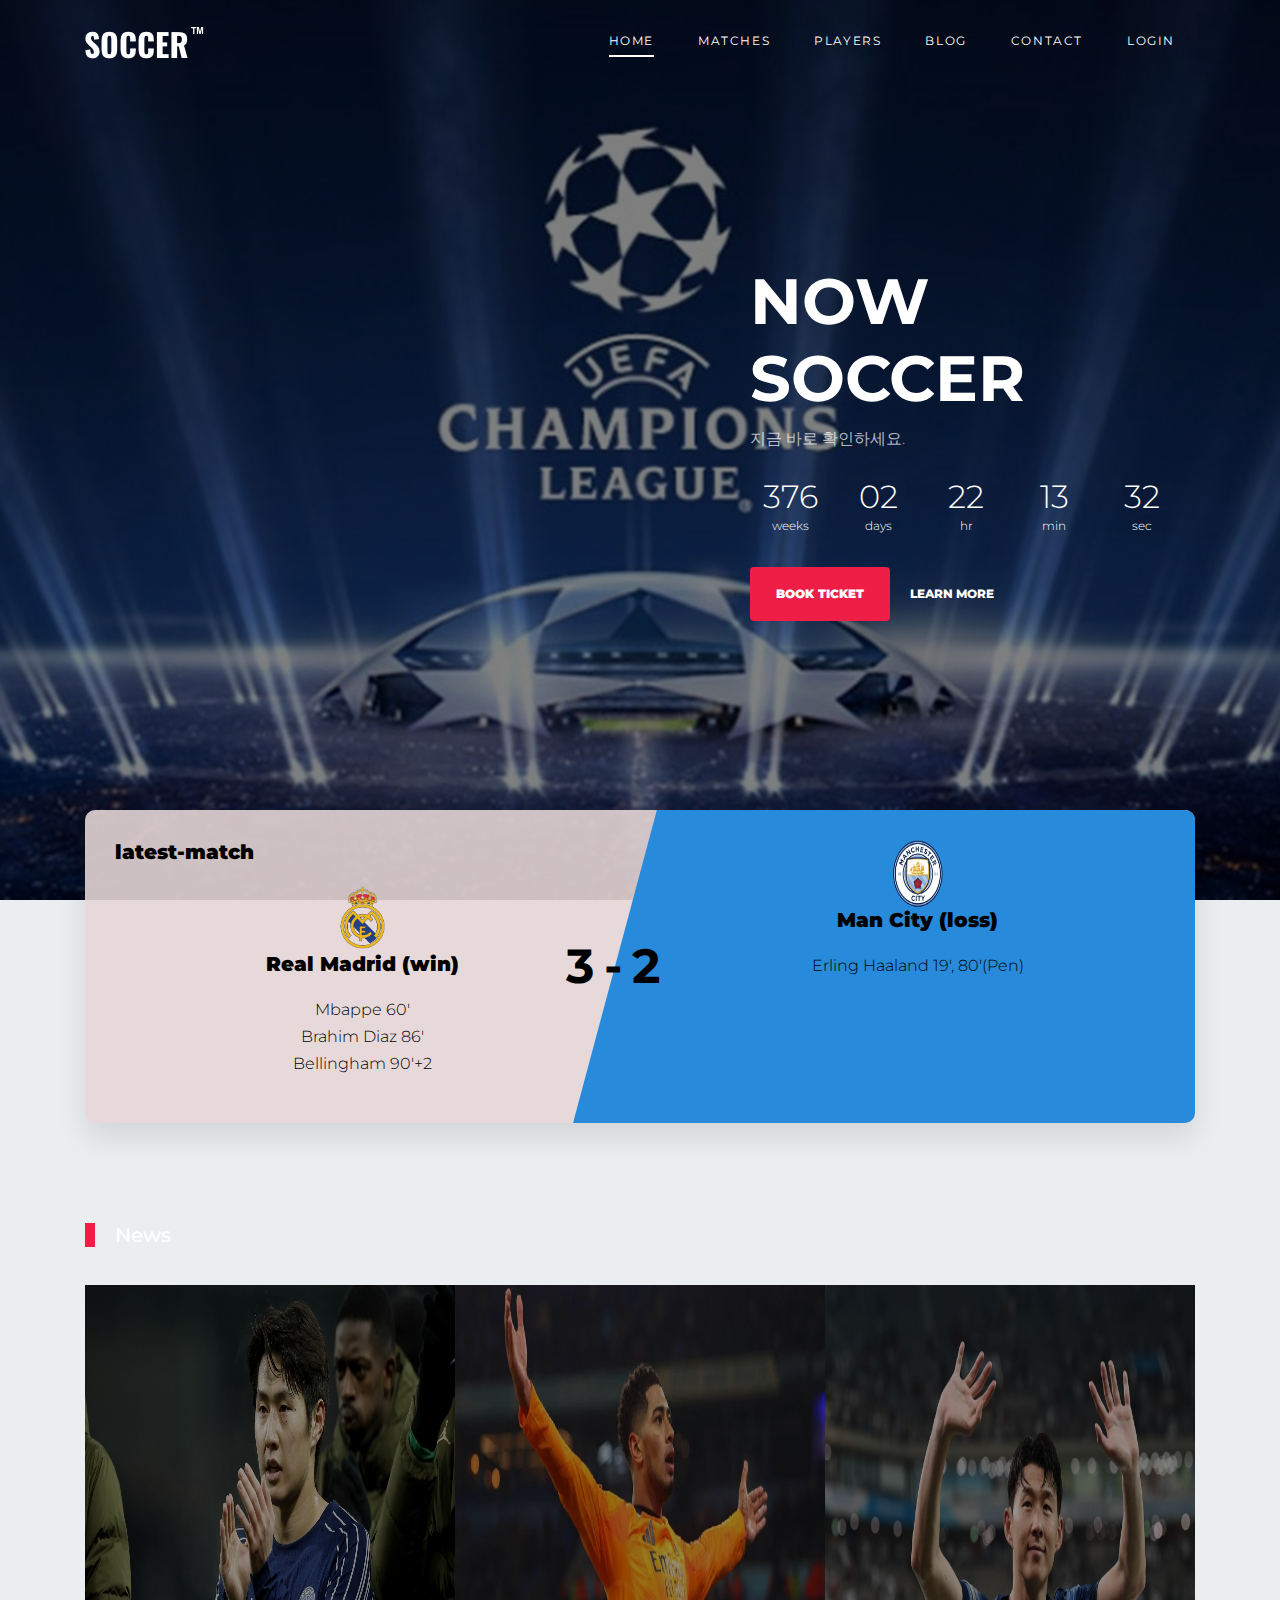
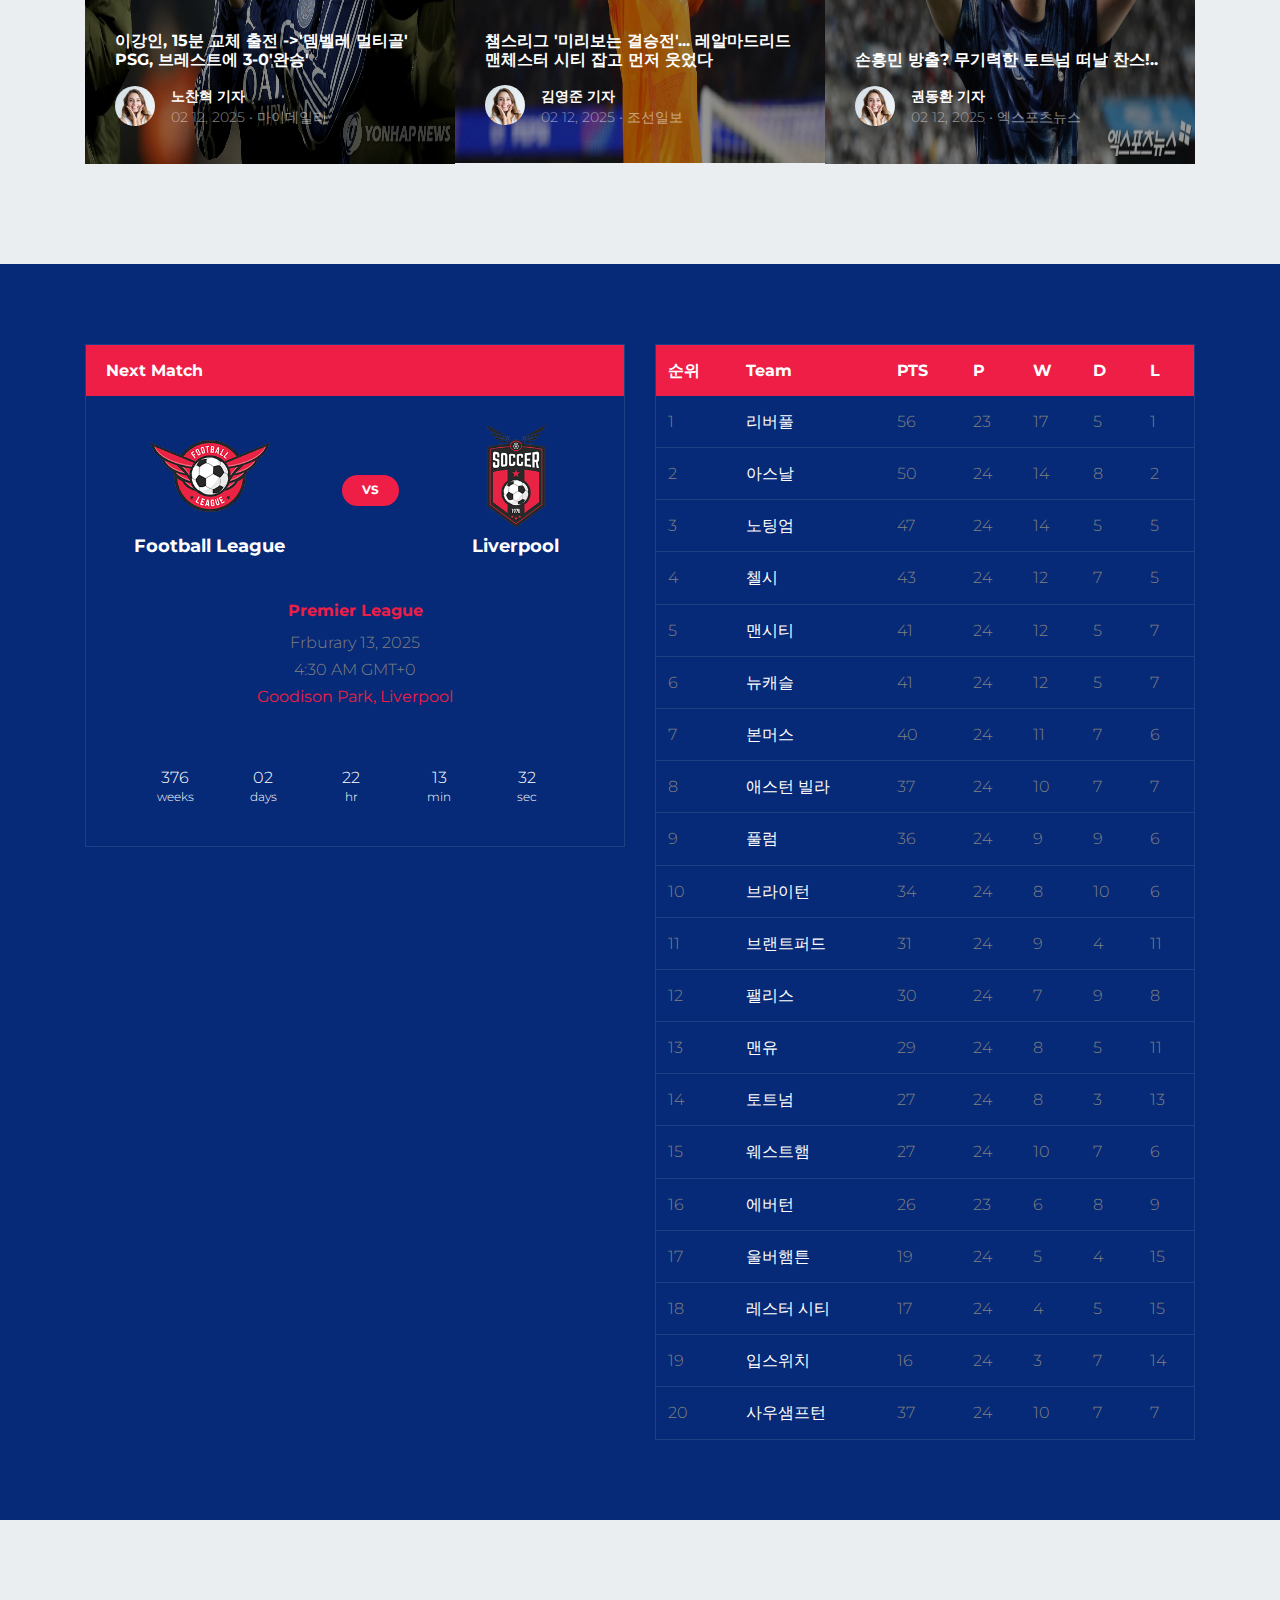
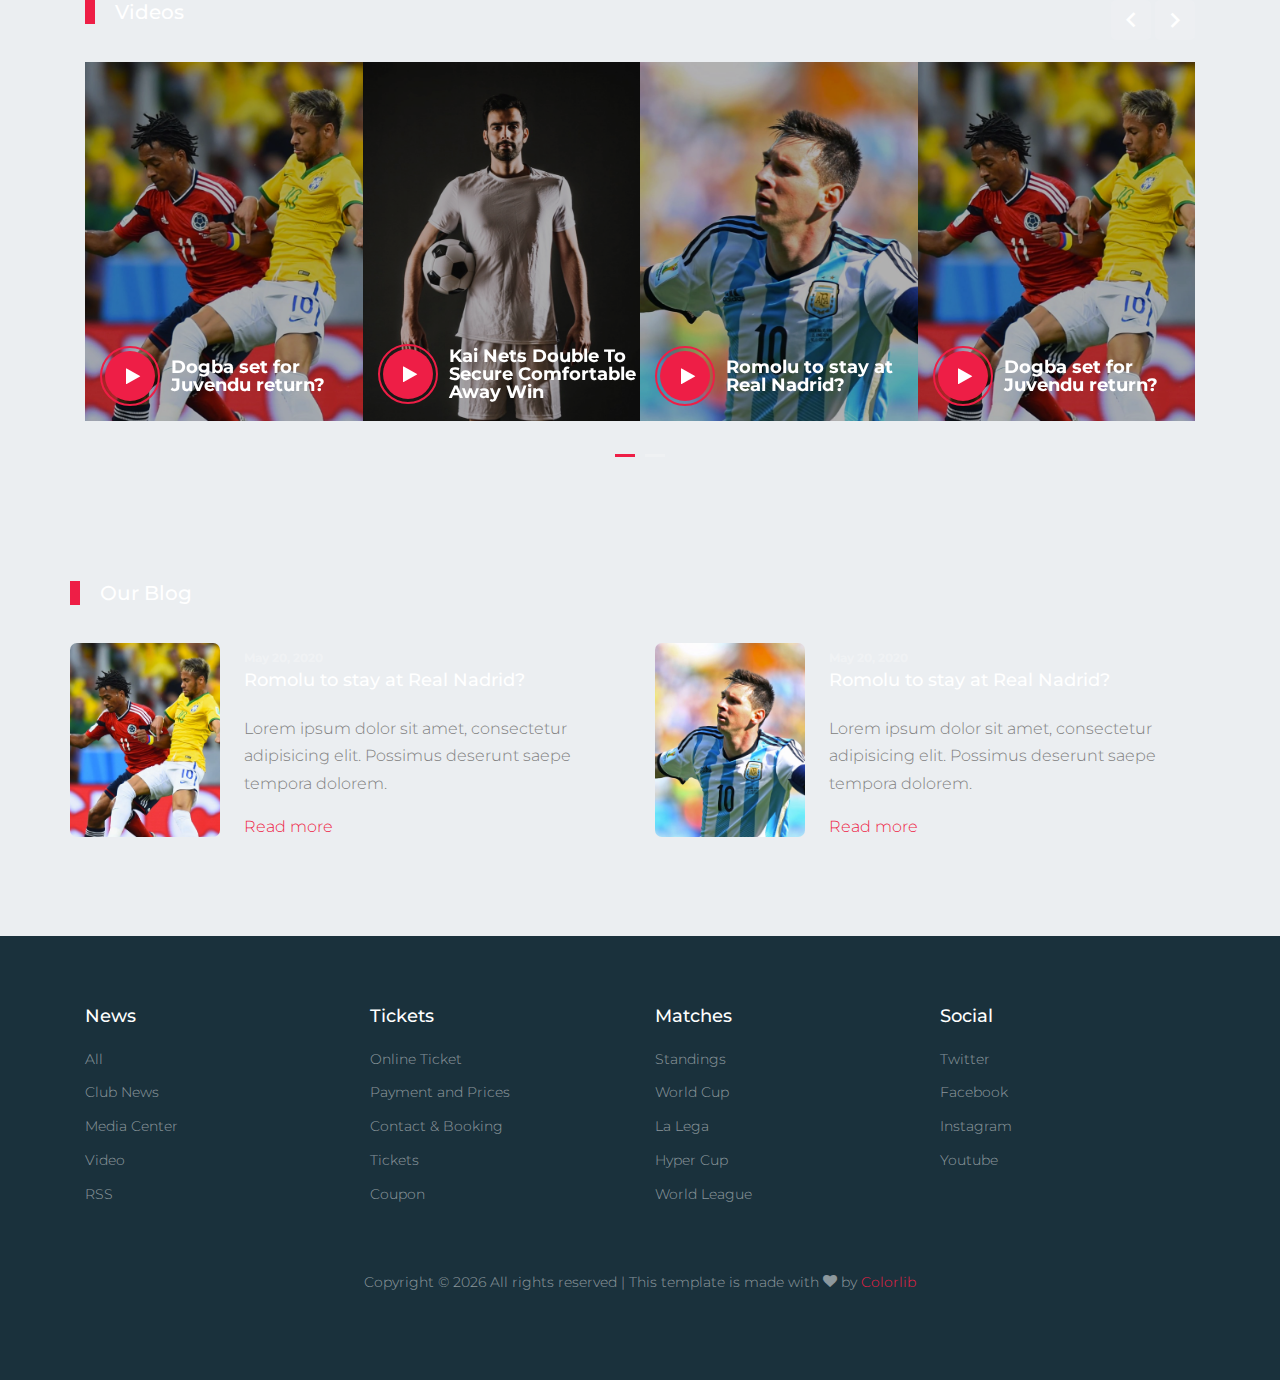
<file: sport/soccer-master/index.html>
<!DOCTYPE html>
<html lang="en">

<head>
  <title>Soccer &mdash; Website by Colorlib</title>
  <meta charset="utf-8">
  <meta name="viewport" content="width=device-width, initial-scale=1, shrink-to-fit=no">


  <link href="https://fonts.googleapis.com/css2?family=Montserrat:wght@400;700&display=swap" rel="stylesheet">

  <link rel="stylesheet" href="fonts/icomoon/style.css">

  <link rel="stylesheet" href="css/bootstrap/bootstrap.css">
  <link rel="stylesheet" href="css/jquery-ui.css">
  <link rel="stylesheet" href="css/owl.carousel.min.css">
  <link rel="stylesheet" href="css/owl.theme.default.min.css">
  <link rel="stylesheet" href="css/owl.theme.default.min.css">

  <link rel="stylesheet" href="css/jquery.fancybox.min.css">

  <link rel="stylesheet" href="css/bootstrap-datepicker.css">

  <link rel="stylesheet" href="fonts/flaticon/font/flaticon.css">

  <link rel="stylesheet" href="css/aos.css">

  <link rel="stylesheet" href="css/style.css">



</head>

<body>

  <div class="site-wrap">

    <div class="site-mobile-menu site-navbar-target">
      <div class="site-mobile-menu-header">
        <div class="site-mobile-menu-close">
          <span class="icon-close2 js-menu-toggle"></span>
        </div>
      </div>
      <div class="site-mobile-menu-body"></div>
    </div>


    <header class="site-navbar py-4" role="banner">


      <div class="container">
        <div class="d-flex align-items-center">
          <div class="site-logo">         
              <img src="images/logo.png" alt="Logo">
            </a>
            <script src="init1.js"></script>
            <script>
              localStorage.setItem('memberD', JSON.stringify(memberData));
            </script>
          </div>
          <div class="ml-auto">
            <nav class="site-navigation position-relative text-right" role="navigation">
              <ul class="site-menu main-menu js-clone-nav mr-auto d-none d-lg-block">
                <li class="active"><a href="index.html" class="nav-link">Home</a></li>
                <li><a href="matches.html" class="nav-link">Matches</a></li>
                <li><a href="players.html" class="nav-link">Players</a></li>
                <li><a href="blog.html" class="nav-link">Blog</a></li>
                <li><a href="contact.html" class="nav-link">Contact</a></li>
                <li><a href="login.html" class="nav-link">login</a></li>
              </ul>
            </nav>

            <a href="#" class="d-inline-block d-lg-none site-menu-toggle js-menu-toggle text-black float-right text-white"><span
                class="icon-menu h3 text-white"></span></a>
          </div>
        </div>
      </div>

    </header>

    <div class="hero overlay" style="background-image: url('images/챔스.jpg');">
      <div class="container">
        <div class="row align-items-center">
          <div class="col-lg-5 ml-auto">
            <h1 class="text-white">NOW SOCCER</h1>
            <p>지금 바로 확인하세요.</p>
            <div id="date-countdown"></div>
            <p>
              <a href="#" class="btn btn-primary py-3 px-4 mr-3">Book Ticket</a>
              <a href="#" class="more light">Learn More</a>
            </p>  
          </div>
        </div>
      </div>
    </div>

    
    
    <div class="container"> 
      

      <div class="row">
        <div class="col-lg-12">
          
          <div class="d-flex team-vs">
            <span class="score">3-2</span>
            <div class="team-1 w-50">
              <h3>latest-match</h3>
              
              <div class="team-details w-100 text-center">
                <img src="images/레알마드리드1.png" alt="Image" class="img-fluid">
                <h3>Real Madrid <span>(win)</span></h3>
                <ul class="list-unstyled">
                  <li>Mbappe 60'</li>
                  <li>Brahim Diaz 86' </li>
                  <li>Bellingham 90'+2</li>                  
                </ul>
              </div>
            </div>
            <div class="team-2 w-50">
              <div class="team-details w-100 text-center">
                <img src="images/맨시.png" alt="Image" class="img-fluid" style="height: 67.53px;">
                <h3>Man City <span>(loss)</span></h3>
                <ul class="list-unstyled">
                  <li>Erling Haaland 19', 80'(Pen)</li>                  
                </ul>
              </div>
            </div>
          </div>
        </div>
      </div>
    </div>
  

    <div class="latest-news">
      <div class="container">
        <div class="row">
          <div class="col-12 title-section">
            <h2 class="heading">News</h2>
          </div>
        </div>
        <div class="row no-gutters">
          <div class="col-md-4">
            <div class="post-entry">
              <a href="#">
                <img src="images/이강인1.jpg" alt="Image" class="img-fluid" style="height: 478.55px;">
              </a>
              <div class="caption">
                <div class="caption-inner">
                  <h3 class="mb-3">이강인, 15분 교체 출전 ->'뎀벨레 멀티골' PSG, 브레스트에 3-0'완승' </h3>
                  <div class="author d-flex align-items-center">
                    <div class="img mb-2 mr-3">
                      <img src="images/person_1.jpg" alt="">
                    </div>
                    <div class="text">
                      <h4>노찬혁 기자</h4>
                      <span>02 12, 2025 &bullet; 마이데일리</span>
                    </div>
                  </div>
                </div>
              </div> 
            </div>
          </div>
          <div class="col-md-4">
            <div class="post-entry">
              <a href="https://www.edaily.co.kr/news/read?newsId=01115206642069864&mediaCodeNo=258">
                <img src="images/벨링엄1.jpg" alt="Image" class="img-fluid" style="height: 478px;">
                <div class="caption">
                  <div class="caption-inner">
                    <h3 class="mb-3">챔스리그 '미리보는 결승전'... 레알마드리드 맨체스터 시티 잡고 먼저 웃었다</h3>
                    <div class="author d-flex align-items-center">
                      <div class="img mb-2 mr-3">
                        <img src="images/person_1.jpg" alt="">
                      </div>
                      <div class="text">
                        <h4>김영준 기자</h4>
                        <span>02 12, 2025 &bullet; 조선일보</span>
                      </div>
                    </div>
                  </div>
                </div>
              </a>
            </div> 
          </div>
          <div class="col-md-4">
            <div class="post-entry">
              <a href="https://www.xportsnews.com/article/1960583">
                <img src="images/손흥민.jpg" alt="Image" class="img-fluid" style="height: 478.55px;">
                <div class="caption">
                  <div class="caption-inner">
                  <h3 class="mb-3">손흥민 방출? 무기력한 토트넘 떠날 찬스!..</h3>
                  <div class="author d-flex align-items-center">
                    <div class="img mb-2 mr-3">
                      <img src="images/person_1.jpg" alt="">
                    </div>
                    <div class="text">
                      <h4>권동환 기자</h4>
                      <span>02 12, 2025 &bullet; 엑스포츠뉴스</span>
                    </div>
                  </div>
                </div>
              </div> 
            </a>
            </div>
          </div>
        </div>

      </div>
    </div>
    
    <div class="site-section bg-dark">
      <div class="container">
        <div class="row">
          <div class="col-lg-6">
            <div class="widget-next-match">
              <div class="widget-title">
                <h3>Next Match</h3>
              </div>
              <div class="widget-body mb-3">
                <div class="widget-vs">
                  <div class="d-flex align-items-center justify-content-around justify-content-between w-100">
                    <div class="team-1 text-center">
                      <img src="images/logo_1.png" alt="Image">
                      <h3>Football League</h3>
                    </div>
                    <div>
                      <span class="vs"><span>VS</span></span>
                    </div>
                    <div class="team-2 text-center">
                      <img src="images/logo_2.png" alt="Image">
                      <h3>Liverpool</h3>
                    </div>
                  </div>
                </div>
              </div>

              <div class="text-center widget-vs-contents mb-4">
                <h4>Premier League</h4>
                <p class="mb-5">
                  <span class="d-block">Frburary 13, 2025</span>
                  <span class="d-block">4:30 AM GMT+0</span>
                  <strong class="text-primary">Goodison Park, Liverpool</strong>
                </p>

                <div id="date-countdown2" class="pb-1"></div>
              </div>
            </div>
          </div>
          <div class="col-lg-6">
            
            <div class="widget-next-match">
              <table class="table custom-table">
                <thead>
                  <tr>
                    <th>순위</th>
                    <th>Team</th>
                    <th>PTS</th>
                    <th>P</th>
                    <th>W</th>
                    <th>D</th>
                    <th>L</th>
                  </tr>
                </thead>
                <tbody>
                  <tr>
                    <td>1</td>
                    <td><strong class="text-white">리버풀</strong></td>
                    <td>56</td>
                    <td>23</td>
                    <td>17</td>
                    <td>5</td>
                    <td>1</td>
                  </tr>
                  <tr>
                    <td>2</td>
                    <td><strong class="text-white">아스날</strong></td>
                    <td>50</td>
                    <td>24</td>
                    <td>14</td>
                    <td>8</td>
                    <td>2</td>
                  </tr>
                  <tr>
                    <td>3</td>
                    <td><strong class="text-white">노팅엄</strong></td>
                    <td>47</td>
                    <td>24</td>
                    <td>14</td>
                    <td>5</td>
                    <td>5</td>
                  </tr>
                  <tr>
                    <td>4</td>
                    <td><strong class="text-white">첼시</strong></td>
                    <td>43</td>
                    <td>24</td>
                    <td>12</td>
                    <td>7</td>
                    <td>5</td>
                  </tr>
                  <tr>
                    <td>5</td>
                    <td><strong class="text-white">맨시티</strong></td>
                    <td>41</td>
                    <td>24</td>
                    <td>12</td>
                    <td>5</td>
                    <td>7</td>
                  </tr>
                  <tr>
                    <td>6</td>
                    <td><strong class="text-white">뉴캐슬</strong></td>
                    <td>41</td>
                    <td>24</td>
                    <td>12</td>
                    <td>5</td>
                    <td>7</td>
                  </tr>
                  <tr>
                    <td>7</td>
                    <td><strong class="text-white">본머스</strong></td>
                    <td>40</td>
                    <td>24</td>
                    <td>11</td>
                    <td>7</td>
                    <td>6</td>
                  </tr>
                  <tr>
                    <td>8</td>
                    <td><strong class="text-white">애스턴 빌라</strong></td>
                    <td>37</td>
                    <td>24</td>
                    <td>10</td>
                    <td>7</td>
                    <td>7</td>
                  </tr>
                  <tr>
                    <td>9</td>
                    <td><strong class="text-white">풀럼</strong></td>
                    <td>36</td>
                    <td>24</td>
                    <td>9</td>
                    <td>9</td>
                    <td>6</td>
                  </tr>
                  <tr>
                    <td>10</td>
                    <td><strong class="text-white">브라이턴</strong></td>
                    <td>34</td>
                    <td>24</td>
                    <td>8</td>
                    <td>10</td>
                    <td>6</td>
                    <tr>
                      <td>11</td>
                      <td><strong class="text-white">브랜트퍼드</strong></td>
                      <td>31</td>
                      <td>24</td>
                      <td>9</td>
                      <td>4</td>
                      <td>11</td>
                      <tr>
                        <td>12</td>
                        <td><strong class="text-white">팰리스</strong></td>
                        <td>30</td>
                        <td>24</td>
                        <td>7</td>
                        <td>9</td>
                        <td>8</td>
                        <tr>
                          <td>13</td>
                          <td><strong class="text-white">맨유</strong></td>
                          <td>29</td>
                          <td>24</td>
                          <td>8</td>
                          <td>5</td>
                          <td>11</td>
                        </tr>
                        <tr>
                          <td>14</td>
                          <td><strong class="text-white">토트넘</strong></td>
                          <td>27</td>
                          <td>24</td>
                          <td>8</td>
                          <td>3</td>
                          <td>13</td>
                        </tr>
                        <tr>
                          <td>15</td>
                          <td><strong class="text-white">웨스트햄</strong></td>
                          <td>27</td>
                          <td>24</td>
                          <td>10</td>
                          <td>7</td>
                          <td>6</td>
                        </tr>
                        <tr>
                          <td>16</td>
                          <td><strong class="text-white">에버턴</strong></td>
                          <td>26</td>
                          <td>23</td>
                          <td>6</td>
                          <td>8</td>
                          <td>9</td>
                        </tr>
                        <tr>
                          <td>17</td>
                          <td><strong class="text-white">울버햄튼</strong></td>
                          <td>19</td>
                          <td>24</td>
                          <td>5</td>
                          <td>4</td>
                          <td>15</td>
                        </tr>
                        <tr>
                          <td>18</td>
                          <td><strong class="text-white">레스터 시티</strong></td>
                          <td>17</td>
                          <td>24</td>
                          <td>4</td>
                          <td>5</td>
                          <td>15</td>
                        </tr>
                        <tr>
                          <td>19</td>
                          <td><strong class="text-white">입스위치</strong></td>
                          <td>16</td>
                          <td>24</td>
                          <td>3</td>
                          <td>7</td>
                          <td>14</td>
                        </tr>
                        <tr>
                          <td>20</td>
                          <td><strong class="text-white">사우샘프턴</strong></td>
                          <td>37</td>
                          <td>24</td>
                          <td>10</td>
                          <td>7</td>
                          <td>7</td>
                        </tr>
                      </tr>
                    </tr>
                  </tr>
                </tbody>
              </table>
            </div>

          </div>
        </div>
      </div>
    </div> <!-- .site-section -->

    <div class="site-section">
      <div class="container">
        <div class="row">
          <div class="col-6 title-section">
            <h2 class="heading">Videos</h2>
          </div>
          <div class="col-6 text-right">
            <div class="custom-nav">
            <a href="#" class="js-custom-prev-v2"><span class="icon-keyboard_arrow_left"></span></a>
            <span></span>
            <a href="#" class="js-custom-next-v2"><span class="icon-keyboard_arrow_right"></span></a>
            </div>
          </div>
        </div>


        <div class="owl-4-slider owl-carousel">
          <div class="item">
            <div class="video-media">
              <img src="images/img_1.jpg" alt="Image" class="img-fluid">
              <a href="https://vimeo.com/139714818" class="d-flex play-button align-items-center" data-fancybox>
                <span class="icon mr-3">
                  <span class="icon-play"></span>
                </span>
                <div class="caption">
                  <h3 class="m-0">Dogba set for Juvendu return?</h3>
                </div>
              </a>
            </div>
          </div>
          <div class="item">
            <div class="video-media">
              <img src="images/img_2.jpg" alt="Image" class="img-fluid">
              <a href="https://vimeo.com/139714818" class="d-flex play-button align-items-center" data-fancybox>
                <span class="icon mr-3">
                  <span class="icon-play"></span>
                </span>
                <div class="caption">
                  <h3 class="m-0">Kai Nets Double To Secure Comfortable Away Win</h3>
                </div>
              </a>
            </div>
          </div>
          <div class="item">
            <div class="video-media">
              <img src="images/img_3.jpg" alt="Image" class="img-fluid">
              <a href="https://vimeo.com/139714818" class="d-flex play-button align-items-center" data-fancybox>
                <span class="icon mr-3">
                  <span class="icon-play"></span>
                </span>
                <div class="caption">
                  <h3 class="m-0">Romolu to stay at Real Nadrid?</h3>
                </div>
              </a>
            </div>
          </div>

          <div class="item">
            <div class="video-media">
              <img src="images/img_1.jpg" alt="Image" class="img-fluid">
              <a href="https://vimeo.com/139714818" class="d-flex play-button align-items-center" data-fancybox>
                <span class="icon mr-3">
                  <span class="icon-play"></span>
                </span>
                <div class="caption">
                  <h3 class="m-0">Dogba set for Juvendu return?</h3>
                </div>
              </a>
            </div>
          </div>
          <div class="item">
            <div class="video-media">
              <img src="images/img_2.jpg" alt="Image" class="img-fluid">
              <a href="https://vimeo.com/139714818" class="d-flex play-button align-items-center" data-fancybox>
                <span class="icon mr-3">
                  <span class="icon-play"></span>
                </span>
                <div class="caption">
                  <h3 class="m-0">Kai Nets Double To Secure Comfortable Away Win</h3>
                </div>
              </a>
            </div>
          </div>
          <div class="item">
            <div class="video-media">
              <img src="images/img_3.jpg" alt="Image" class="img-fluid">
              <a href="https://vimeo.com/139714818" class="d-flex play-button align-items-center" data-fancybox>
                <span class="icon mr-3">
                  <span class="icon-play"></span>
                </span>
                <div class="caption">
                  <h3 class="m-0">Romolu to stay at Real Nadrid?</h3>
                </div>
              </a>
            </div>
          </div>

        </div>

      </div>
    </div>

    <div class="container site-section">
      <div class="row">
        <div class="col-6 title-section">
          <h2 class="heading">Our Blog</h2>
        </div>
      </div>
      <div class="row">
        <div class="col-lg-6">
          <div class="custom-media d-flex">
            <div class="img mr-4">
              <img src="images/img_1.jpg" alt="Image" class="img-fluid">
            </div>
            <div class="text">
              <span class="meta">May 20, 2020</span>
              <h3 class="mb-4"><a href="#">Romolu to stay at Real Nadrid?</a></h3>
              <p>Lorem ipsum dolor sit amet, consectetur adipisicing elit. Possimus deserunt saepe tempora dolorem.</p>
              <p><a href="#">Read more</a></p>
            </div>
          </div>
        </div>
        <div class="col-lg-6">
          <div class="custom-media d-flex">
            <div class="img mr-4">
              <img src="images/img_3.jpg" alt="Image" class="img-fluid">
            </div>
            <div class="text">
              <span class="meta">May 20, 2020</span>
              <h3 class="mb-4"><a href="#">Romolu to stay at Real Nadrid?</a></h3>
              <p>Lorem ipsum dolor sit amet, consectetur adipisicing elit. Possimus deserunt saepe tempora dolorem.</p>
              <p><a href="#">Read more</a></p>
            </div>
          </div>
        </div>
      </div>
    </div>



    <footer class="footer-section">
      <div class="container">
        <div class="row">
          <div class="col-lg-3">
            <div class="widget mb-3">
              <h3>News</h3>
              <ul class="list-unstyled links">
                <li><a href="#">All</a></li>
                <li><a href="#">Club News</a></li>
                <li><a href="#">Media Center</a></li>
                <li><a href="#">Video</a></li>
                <li><a href="#">RSS</a></li>
              </ul>
            </div>
          </div>
          <div class="col-lg-3">
            <div class="widget mb-3">
              <h3>Tickets</h3>
              <ul class="list-unstyled links">
                <li><a href="#">Online Ticket</a></li>
                <li><a href="#">Payment and Prices</a></li>
                <li><a href="#">Contact &amp; Booking</a></li>
                <li><a href="#">Tickets</a></li>
                <li><a href="#">Coupon</a></li>
              </ul>
            </div>
          </div>
          <div class="col-lg-3">
            <div class="widget mb-3">
              <h3>Matches</h3>
              <ul class="list-unstyled links">
                <li><a href="#">Standings</a></li>
                <li><a href="#">World Cup</a></li>
                <li><a href="#">La Lega</a></li>
                <li><a href="#">Hyper Cup</a></li>
                <li><a href="#">World League</a></li>
              </ul>
            </div>
          </div>

          <div class="col-lg-3">
            <div class="widget mb-3">
              <h3>Social</h3>
              <ul class="list-unstyled links">
                <li><a href="#">Twitter</a></li>
                <li><a href="#">Facebook</a></li>
                <li><a href="#">Instagram</a></li>
                <li><a href="#">Youtube</a></li>
              </ul>
            </div>
          </div>

        </div>

        <div class="row text-center">
          <div class="col-md-12">
            <div class=" pt-5">
              <p>
                <!-- Link back to Colorlib can't be removed. Template is licensed under CC BY 3.0. -->
                Copyright &copy;
                <script>
                  document.write(new Date().getFullYear());
                </script> All rights reserved | This template is made with <i class="icon-heart"
                  aria-hidden="true"></i> by <a href="https://colorlib.com" target="_blank">Colorlib</a>
                <!-- Link back to Colorlib can't be removed. Template is licensed under CC BY 3.0. -->
              </p>
            </div>
          </div>

        </div>
      </div>
    </footer>



  </div>
  <!-- .site-wrap -->

  <script src="js/jquery-3.3.1.min.js"></script>
  <script src="js/jquery-migrate-3.0.1.min.js"></script>
  <script src="js/jquery-ui.js"></script>
  <script src="js/popper.min.js"></script>
  <script src="js/bootstrap.min.js"></script>
  <script src="js/owl.carousel.min.js"></script>
  <script src="js/jquery.stellar.min.js"></script>
  <script src="js/jquery.countdown.min.js"></script>
  <script src="js/bootstrap-datepicker.min.js"></script>
  <script src="js/jquery.easing.1.3.js"></script>
  <script src="js/aos.js"></script>
  <script src="js/jquery.fancybox.min.js"></script>
  <script src="js/jquery.sticky.js"></script>
  <script src="js/jquery.mb.YTPlayer.min.js"></script>


  <script src="js/main.js"></script>

</body>

</html>
</file>
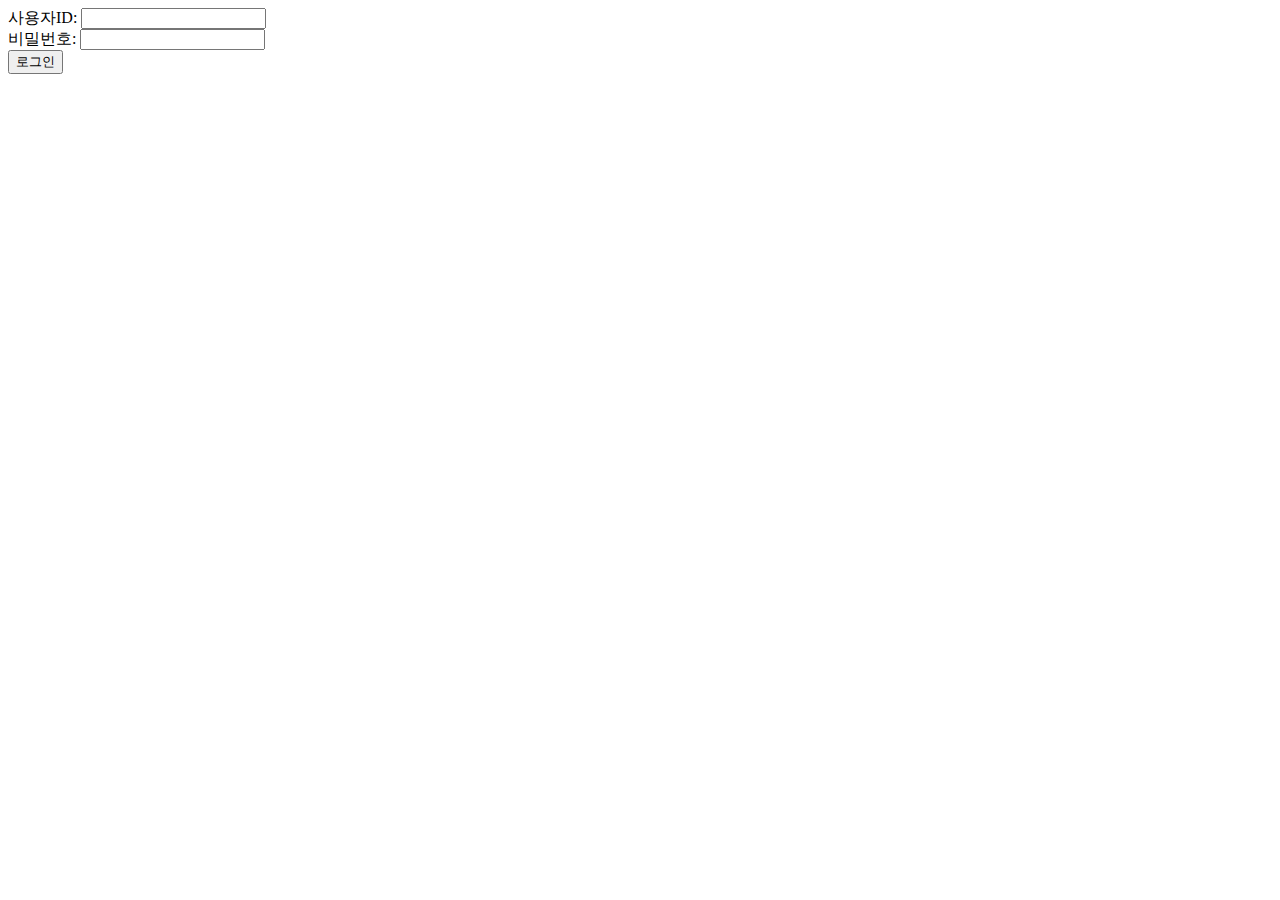
<file: login.html>
<!DOCTYPE html>
<html lang="en">

<head>
  <meta charset="UTF-8">
  <meta name="viewport" content="width=device-width, initial-scale=1.0">
  <title>로그인 화면</title>
</head>

<body>
  <form name="loginFrm" action="">
    사용자ID: <input type="text" name="user_id"><br>
    비밀번호: <input type="password" name="user_pw"><br>
    <input type="submit" value="로그인">
  </form>
  <script>
    // loginFrm에 submit등록.
    document.forms.loginFrm.addEventListener('submit', function (e) {
      e.preventDefault();
      let id = document.querySelector('input[name= "user_id"]').value;
      let pw = document.querySelector('input[name= "user_pw"]').value;
      // members의 저장값.
      let members = JSON.parse(localStorage.getItem('members'));
      console.log(members);

      if (members) {
        for (let i = 0; i < members.length; i++) {
          if (members[i].id == id && members[i].pw == pw) {
            alert('환영합니다.');
            location.href="product.html"; // 입력사이트로 넘어감.
            return;
          }
        }
      }
      alert('아이디와 비밀번호를 확인하세요');
    });
  </script>
</body>

</html>
</file>
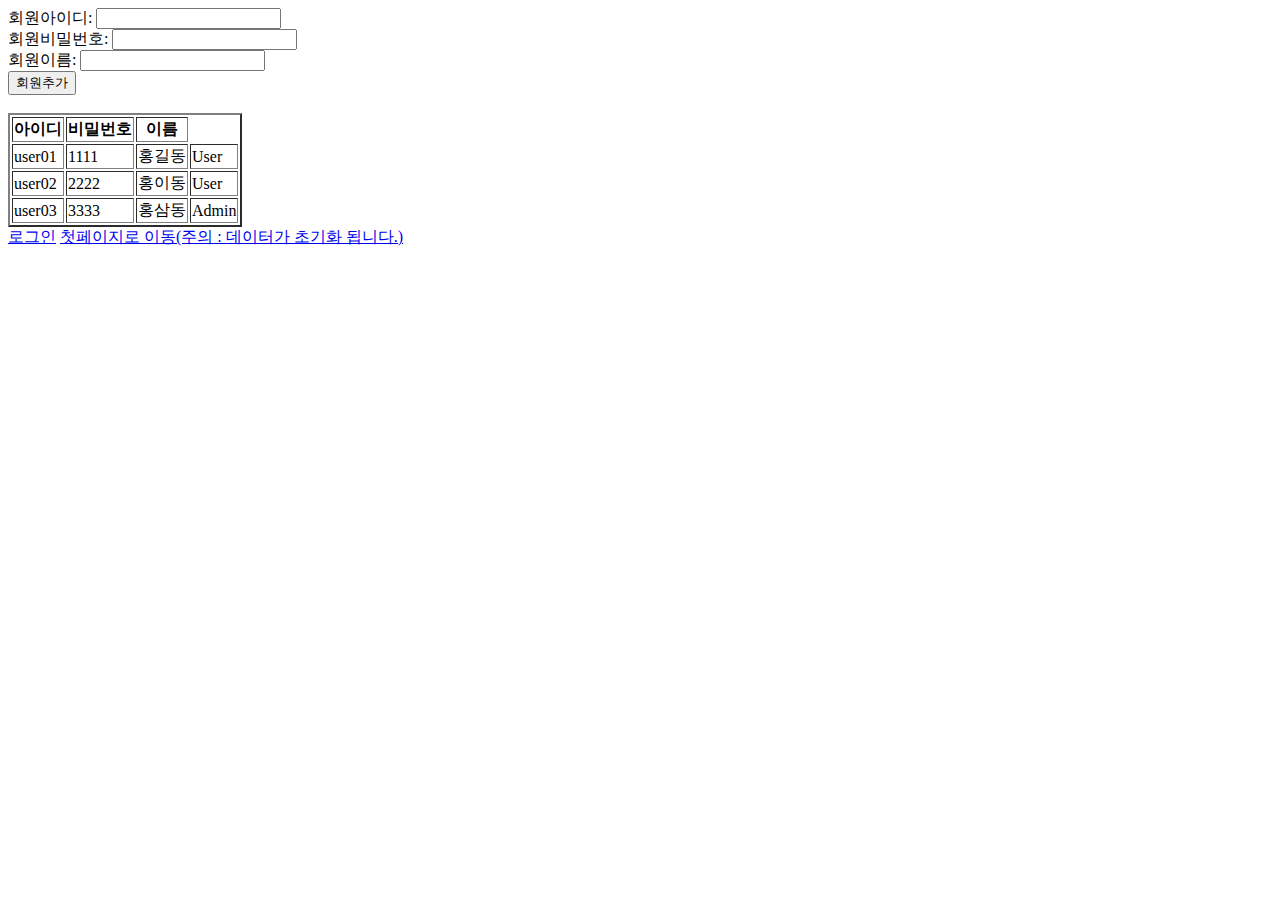
<file: memberAdd.html>
<!DOCTYPE html>
<html lang="en">

<head>
  <meta charset="UTF-8">
  <meta name="viewport" content="width=device-width, initial-scale=1.0">
  <title>회원관리페이지</title>
</head>

<body>
  <form name="addMember" action="">
    회원아이디: <input type="text" name="user_id"><br>
    회원비밀번호: <input type="text" name="user_pw"><br>
    회원이름: <input type="text" name="user_name"><br>
    <input type="submit" value="회원추가">
  </form>
  <br>
  <table border="2">
    <thead>
      <tr>
        <th>아이디</th>
        <th>비밀번호</th>
        <th>이름</th>
      </tr>
    </thead>
    <tbody id="list"></tbody>
  </table>

  <a href="login.html">로그인</a>
  <a href="index.html">첫페이지로 이동(주의 : 데이터가 초기화 됩니다.)</a>
  <script src="member.js"></script>
</body>

</html>
</file>
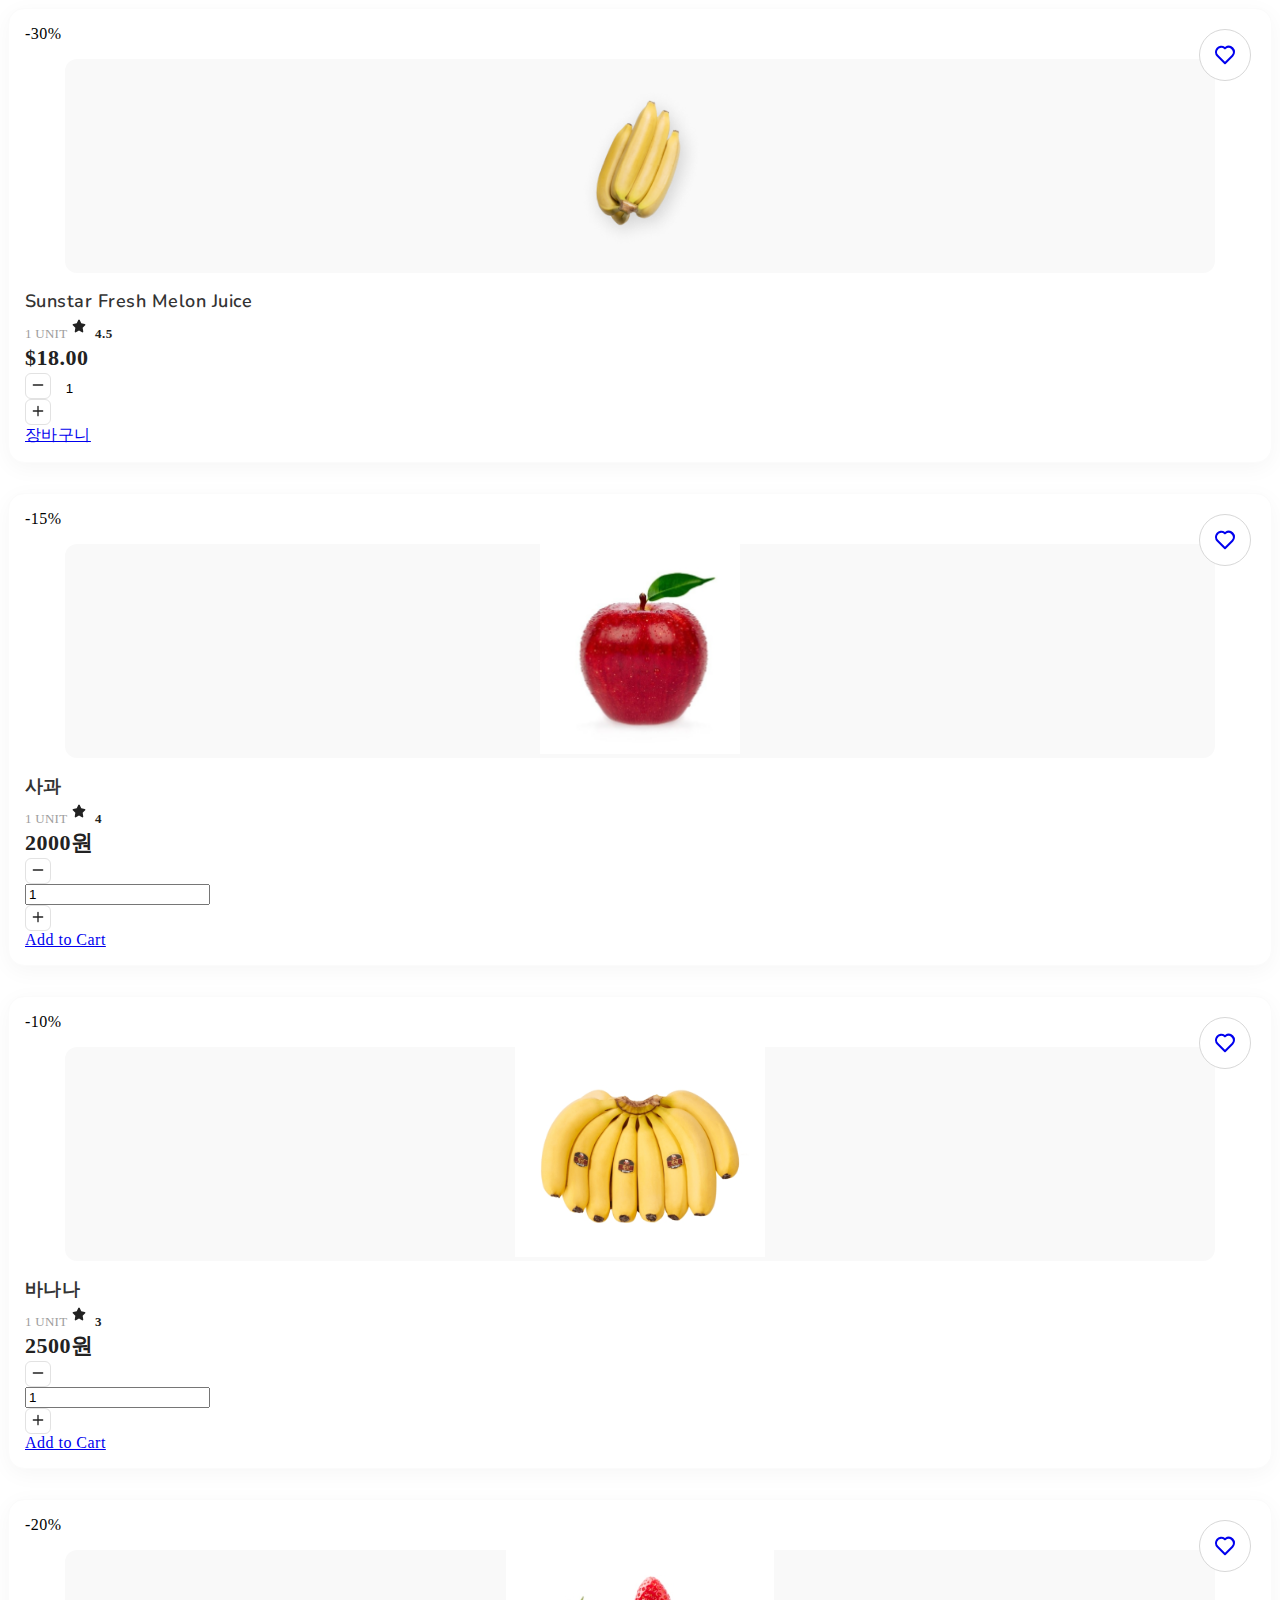
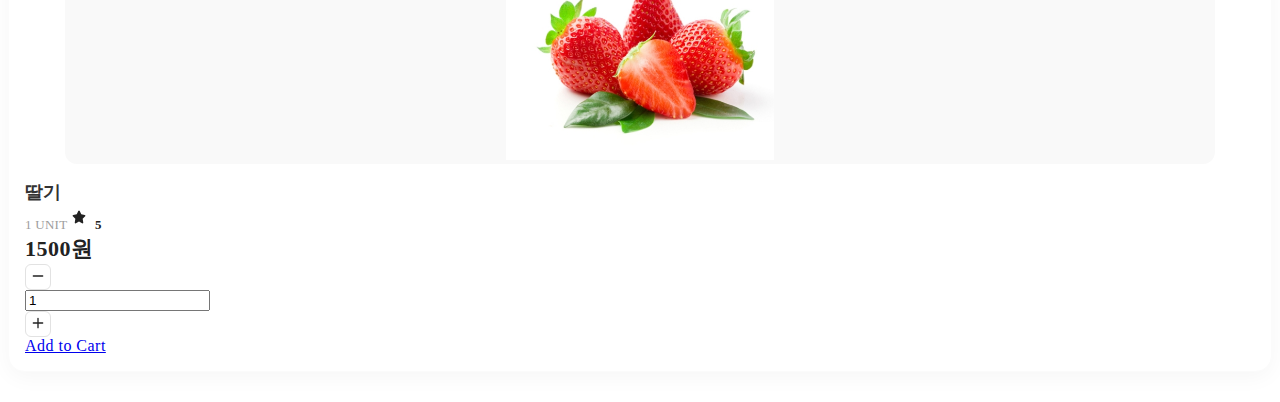
<file: product.html>
<!DOCTYPE html>
<html lang="en">

<head>
  <meta charset="UTF-8">
  <meta name="viewport" content="width=device-width, initial-scale=1.0">
  <title>상품목록</title>
  <!-- 스타일시트 -->
  <link rel="stylesheet" href="https://cdn.jsdelivr.net/npm/swiper@9/swiper-bundle.min.css">
  <link href="https://cdn.jsdelivr.net/npm/bootstrap@5.3.0-alpha3/dist/css/bootstrap.min.css" rel="stylesheet"
    integrity="sha384-KK94CHFLLe+nY2dmCWGMq91rCGa5gtU4mk92HdvYe+M/SXH301p5ILy+dN9+nJOZ" crossorigin="anonymous">
  <link rel="stylesheet" type="text/css" href="food/css/vendor.css">
  <link rel="stylesheet" type="text/css" href="food/style.css">

  <link rel="preconnect" href="https://fonts.googleapis.com">
  <link rel="preconnect" href="https://fonts.gstatic.com" crossorigin>
  <link
    href="https://fonts.googleapis.com/css2?family=Nunito:wght@400;700&family=Open+Sans:ital,wght@0,400;0,700;1,400;1,700&display=swap"
    rel="stylesheet">

</head>

<body>
  <svg xmlns="http://www.w3.org/2000/svg" style="display: none;">
    <defs>
      <symbol xmlns="http://www.w3.org/2000/svg" id="link" viewBox="0 0 24 24">
        <path fill="currentColor"
          d="M12 19a1 1 0 1 0-1-1a1 1 0 0 0 1 1Zm5 0a1 1 0 1 0-1-1a1 1 0 0 0 1 1Zm0-4a1 1 0 1 0-1-1a1 1 0 0 0 1 1Zm-5 0a1 1 0 1 0-1-1a1 1 0 0 0 1 1Zm7-12h-1V2a1 1 0 0 0-2 0v1H8V2a1 1 0 0 0-2 0v1H5a3 3 0 0 0-3 3v14a3 3 0 0 0 3 3h14a3 3 0 0 0 3-3V6a3 3 0 0 0-3-3Zm1 17a1 1 0 0 1-1 1H5a1 1 0 0 1-1-1v-9h16Zm0-11H4V6a1 1 0 0 1 1-1h1v1a1 1 0 0 0 2 0V5h8v1a1 1 0 0 0 2 0V5h1a1 1 0 0 1 1 1ZM7 15a1 1 0 1 0-1-1a1 1 0 0 0 1 1Zm0 4a1 1 0 1 0-1-1a1 1 0 0 0 1 1Z" />
      </symbol>
      <symbol xmlns="http://www.w3.org/2000/svg" id="arrow-right" viewBox="0 0 24 24">
        <path fill="currentColor"
          d="M17.92 11.62a1 1 0 0 0-.21-.33l-5-5a1 1 0 0 0-1.42 1.42l3.3 3.29H7a1 1 0 0 0 0 2h7.59l-3.3 3.29a1 1 0 0 0 0 1.42a1 1 0 0 0 1.42 0l5-5a1 1 0 0 0 .21-.33a1 1 0 0 0 0-.76Z" />
      </symbol>
      <symbol xmlns="http://www.w3.org/2000/svg" id="category" viewBox="0 0 24 24">
        <path fill="currentColor"
          d="M19 5.5h-6.28l-.32-1a3 3 0 0 0-2.84-2H5a3 3 0 0 0-3 3v13a3 3 0 0 0 3 3h14a3 3 0 0 0 3-3v-10a3 3 0 0 0-3-3Zm1 13a1 1 0 0 1-1 1H5a1 1 0 0 1-1-1v-13a1 1 0 0 1 1-1h4.56a1 1 0 0 1 .95.68l.54 1.64a1 1 0 0 0 .95.68h7a1 1 0 0 1 1 1Z" />
      </symbol>
      <symbol xmlns="http://www.w3.org/2000/svg" id="calendar" viewBox="0 0 24 24">
        <path fill="currentColor"
          d="M19 4h-2V3a1 1 0 0 0-2 0v1H9V3a1 1 0 0 0-2 0v1H5a3 3 0 0 0-3 3v12a3 3 0 0 0 3 3h14a3 3 0 0 0 3-3V7a3 3 0 0 0-3-3Zm1 15a1 1 0 0 1-1 1H5a1 1 0 0 1-1-1v-7h16Zm0-9H4V7a1 1 0 0 1 1-1h2v1a1 1 0 0 0 2 0V6h6v1a1 1 0 0 0 2 0V6h2a1 1 0 0 1 1 1Z" />
      </symbol>
      <symbol xmlns="http://www.w3.org/2000/svg" id="heart" viewBox="0 0 24 24">
        <path fill="currentColor"
          d="M20.16 4.61A6.27 6.27 0 0 0 12 4a6.27 6.27 0 0 0-8.16 9.48l7.45 7.45a1 1 0 0 0 1.42 0l7.45-7.45a6.27 6.27 0 0 0 0-8.87Zm-1.41 7.46L12 18.81l-6.75-6.74a4.28 4.28 0 0 1 3-7.3a4.25 4.25 0 0 1 3 1.25a1 1 0 0 0 1.42 0a4.27 4.27 0 0 1 6 6.05Z" />
      </symbol>
      <symbol xmlns="http://www.w3.org/2000/svg" id="plus" viewBox="0 0 24 24">
        <path fill="currentColor"
          d="M19 11h-6V5a1 1 0 0 0-2 0v6H5a1 1 0 0 0 0 2h6v6a1 1 0 0 0 2 0v-6h6a1 1 0 0 0 0-2Z" />
      </symbol>
      <symbol xmlns="http://www.w3.org/2000/svg" id="minus" viewBox="0 0 24 24">
        <path fill="currentColor" d="M19 11H5a1 1 0 0 0 0 2h14a1 1 0 0 0 0-2Z" />
      </symbol>
      <symbol xmlns="http://www.w3.org/2000/svg" id="cart" viewBox="0 0 24 24">
        <path fill="currentColor"
          d="M8.5 19a1.5 1.5 0 1 0 1.5 1.5A1.5 1.5 0 0 0 8.5 19ZM19 16H7a1 1 0 0 1 0-2h8.491a3.013 3.013 0 0 0 2.885-2.176l1.585-5.55A1 1 0 0 0 19 5H6.74a3.007 3.007 0 0 0-2.82-2H3a1 1 0 0 0 0 2h.921a1.005 1.005 0 0 1 .962.725l.155.545v.005l1.641 5.742A3 3 0 0 0 7 18h12a1 1 0 0 0 0-2Zm-1.326-9l-1.22 4.274a1.005 1.005 0 0 1-.963.726H8.754l-.255-.892L7.326 7ZM16.5 19a1.5 1.5 0 1 0 1.5 1.5a1.5 1.5 0 0 0-1.5-1.5Z" />
      </symbol>
      <symbol xmlns="http://www.w3.org/2000/svg" id="check" viewBox="0 0 24 24">
        <path fill="currentColor"
          d="M18.71 7.21a1 1 0 0 0-1.42 0l-7.45 7.46l-3.13-3.14A1 1 0 1 0 5.29 13l3.84 3.84a1 1 0 0 0 1.42 0l8.16-8.16a1 1 0 0 0 0-1.47Z" />
      </symbol>
      <symbol xmlns="http://www.w3.org/2000/svg" id="trash" viewBox="0 0 24 24">
        <path fill="currentColor"
          d="M10 18a1 1 0 0 0 1-1v-6a1 1 0 0 0-2 0v6a1 1 0 0 0 1 1ZM20 6h-4V5a3 3 0 0 0-3-3h-2a3 3 0 0 0-3 3v1H4a1 1 0 0 0 0 2h1v11a3 3 0 0 0 3 3h8a3 3 0 0 0 3-3V8h1a1 1 0 0 0 0-2ZM10 5a1 1 0 0 1 1-1h2a1 1 0 0 1 1 1v1h-4Zm7 14a1 1 0 0 1-1 1H8a1 1 0 0 1-1-1V8h10Zm-3-1a1 1 0 0 0 1-1v-6a1 1 0 0 0-2 0v6a1 1 0 0 0 1 1Z" />
      </symbol>
      <symbol xmlns="http://www.w3.org/2000/svg" id="star-outline" viewBox="0 0 15 15">
        <path fill="none" stroke="currentColor" stroke-linecap="round" stroke-linejoin="round"
          d="M7.5 9.804L5.337 11l.413-2.533L4 6.674l2.418-.37L7.5 4l1.082 2.304l2.418.37l-1.75 1.793L9.663 11L7.5 9.804Z" />
      </symbol>
      <symbol xmlns="http://www.w3.org/2000/svg" id="star-solid" viewBox="0 0 15 15">
        <path fill="currentColor"
          d="M7.953 3.788a.5.5 0 0 0-.906 0L6.08 5.85l-2.154.33a.5.5 0 0 0-.283.843l1.574 1.613l-.373 2.284a.5.5 0 0 0 .736.518l1.92-1.063l1.921 1.063a.5.5 0 0 0 .736-.519l-.373-2.283l1.574-1.613a.5.5 0 0 0-.283-.844L8.921 5.85l-.968-2.062Z" />
      </symbol>
      <symbol xmlns="http://www.w3.org/2000/svg" id="search" viewBox="0 0 24 24">
        <path fill="currentColor"
          d="M21.71 20.29L18 16.61A9 9 0 1 0 16.61 18l3.68 3.68a1 1 0 0 0 1.42 0a1 1 0 0 0 0-1.39ZM11 18a7 7 0 1 1 7-7a7 7 0 0 1-7 7Z" />
      </symbol>
      <symbol xmlns="http://www.w3.org/2000/svg" id="user" viewBox="0 0 24 24">
        <path fill="currentColor"
          d="M15.71 12.71a6 6 0 1 0-7.42 0a10 10 0 0 0-6.22 8.18a1 1 0 0 0 2 .22a8 8 0 0 1 15.9 0a1 1 0 0 0 1 .89h.11a1 1 0 0 0 .88-1.1a10 10 0 0 0-6.25-8.19ZM12 12a4 4 0 1 1 4-4a4 4 0 0 1-4 4Z" />
      </symbol>
      <symbol xmlns="http://www.w3.org/2000/svg" id="close" viewBox="0 0 15 15">
        <path fill="currentColor"
          d="M7.953 3.788a.5.5 0 0 0-.906 0L6.08 5.85l-2.154.33a.5.5 0 0 0-.283.843l1.574 1.613l-.373 2.284a.5.5 0 0 0 .736.518l1.92-1.063l1.921 1.063a.5.5 0 0 0 .736-.519l-.373-2.283l1.574-1.613a.5.5 0 0 0-.283-.844L8.921 5.85l-.968-2.062Z" />
      </symbol>
    </defs>
  </svg>

  <!-- product.html -->
  <div class="row">
    <div class="col-md-12">
      <div class="bootstrap-tabs product-tabs">

        <!-- col -->
        <div class="tab-content" id="nav-tabContent">
          <div class="tab-pane fade show active" id="nav-all" role="tabpanel" aria-labelledby="nav-all-tab">

            <div class="product-grid row row-cols-1 row-cols-sm-2 row-cols-md-3 row-cols-lg-4 row-cols-xl-5">

              <!-- col -->
              <div class="col">
                <div class="product-item">
                  <span class="badge bg-success position-absolute m-3">-30%</span>
                  <a href="#" class="btn-wishlist"><svg width="24" height="24">
                      <use xlink:href="#heart"></use>
                    </svg></a>
                  <figure>
                    <a href="index.html" title="Product Title">
                      <img src="food/images/thumb-bananas.png" class="tab-image">
                    </a>
                  </figure>
                  <h3>Sunstar Fresh Melon Juice</h3>
                  <span class="qty">1 Unit</span><span class="rating"><svg width="24" height="24" class="text-primary">
                      <use xlink:href="#star-solid"></use>
                    </svg> 4.5</span>
                  <span class="price">$18.00</span>
                  <div class="d-flex align-items-center justify-content-between">
                    <div class="input-group product-qty">
                      <span class="input-group-btn">
                        <button type="button" class="quantity-left-minus btn btn-danger btn-number" data-type="minus">
                          <svg width="16" height="16">
                            <use xlink:href="#minus"></use>
                          </svg>
                        </button>
                      </span>
                      <input type="text" id="quantity" name="quantity" class="form-control input-number" value="1">
                      <span class="input-group-btn">
                        <button type="button" class="quantity-right-plus btn btn-success btn-number" data-type="plus">
                          <svg width="16" height="16">
                            <use xlink:href="#plus"></use>
                          </svg>
                        </button>
                      </span>
                    </div>
                    <a href="#" class="nav-link">장바구니<iconify-icon icon="uil:shopping-cart"></a>
                  </div> <!-- d-flex-->
                </div>
              </div> <!-- div-->
            </div>
          </div>
        </div>
      </div>
    </div>
  </div>
  <!--row-->
  <script src="product.js"></script>
</body>

</html>
</file>
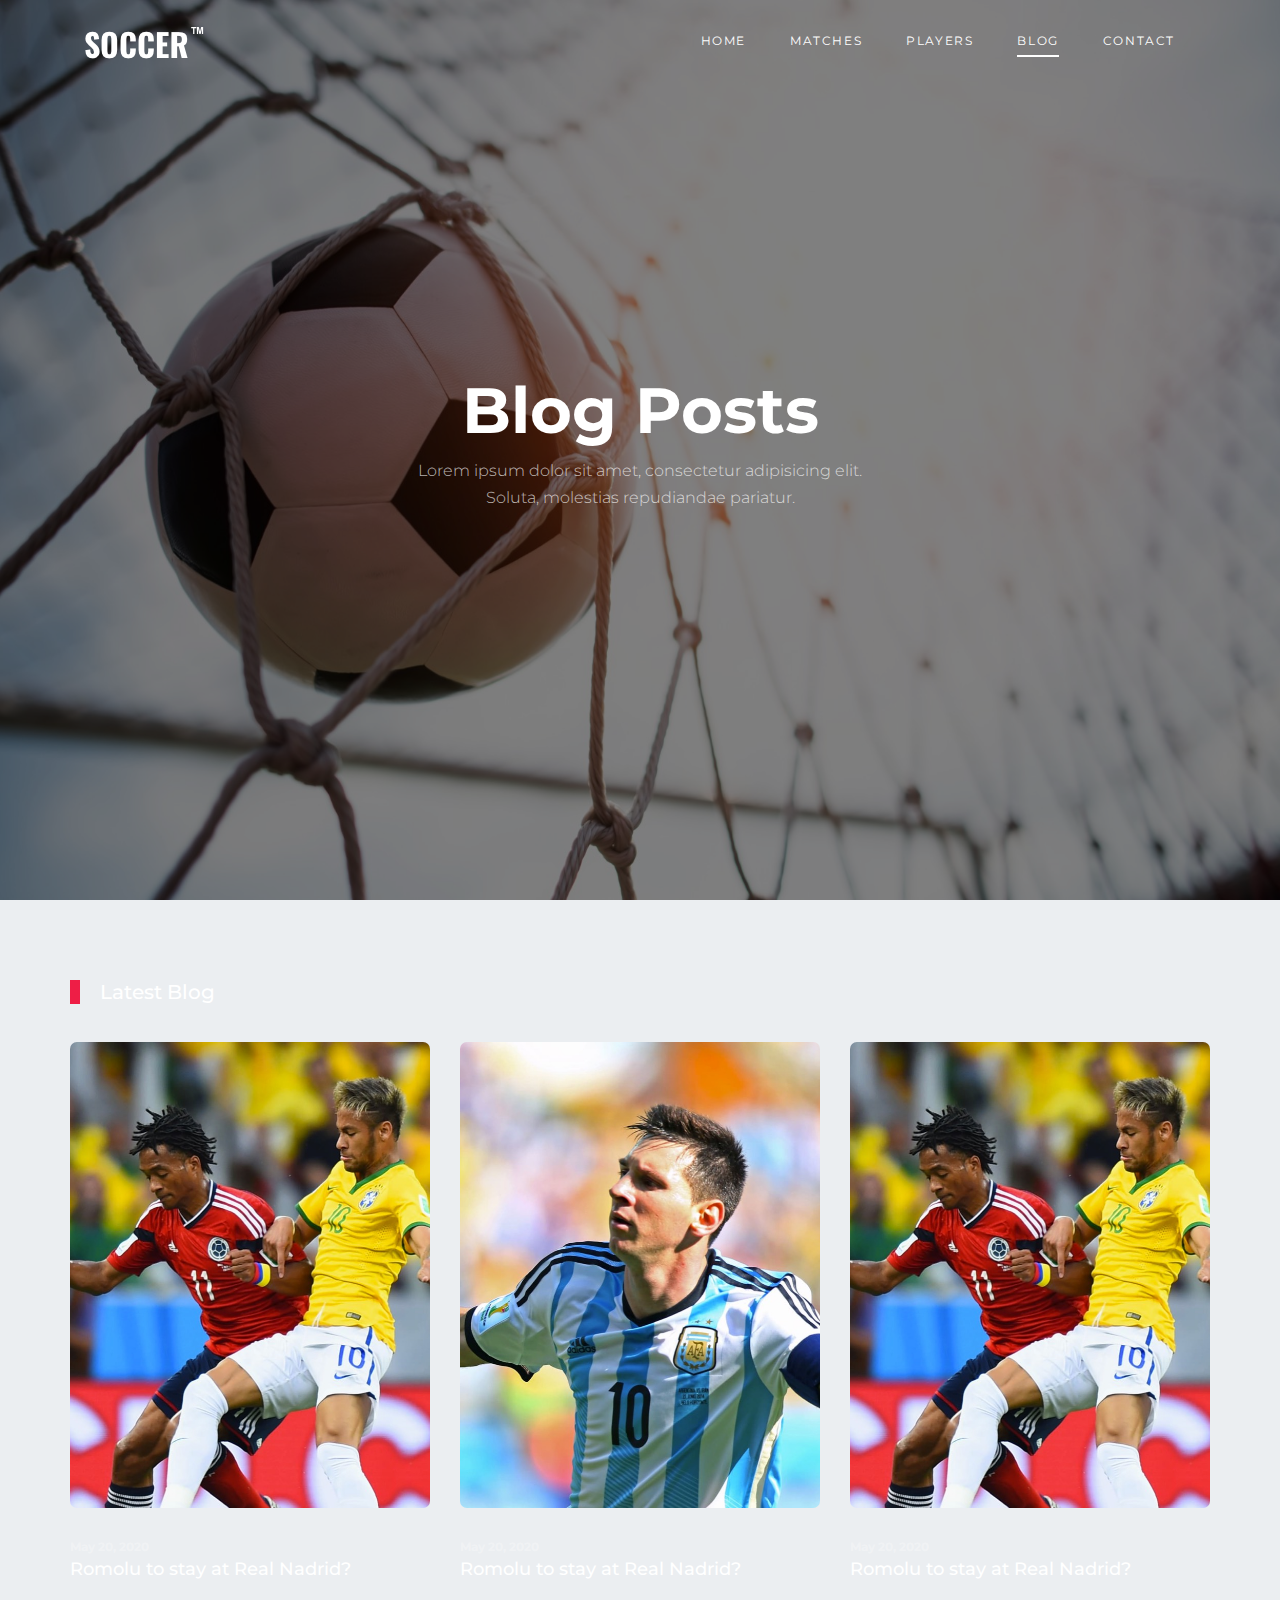
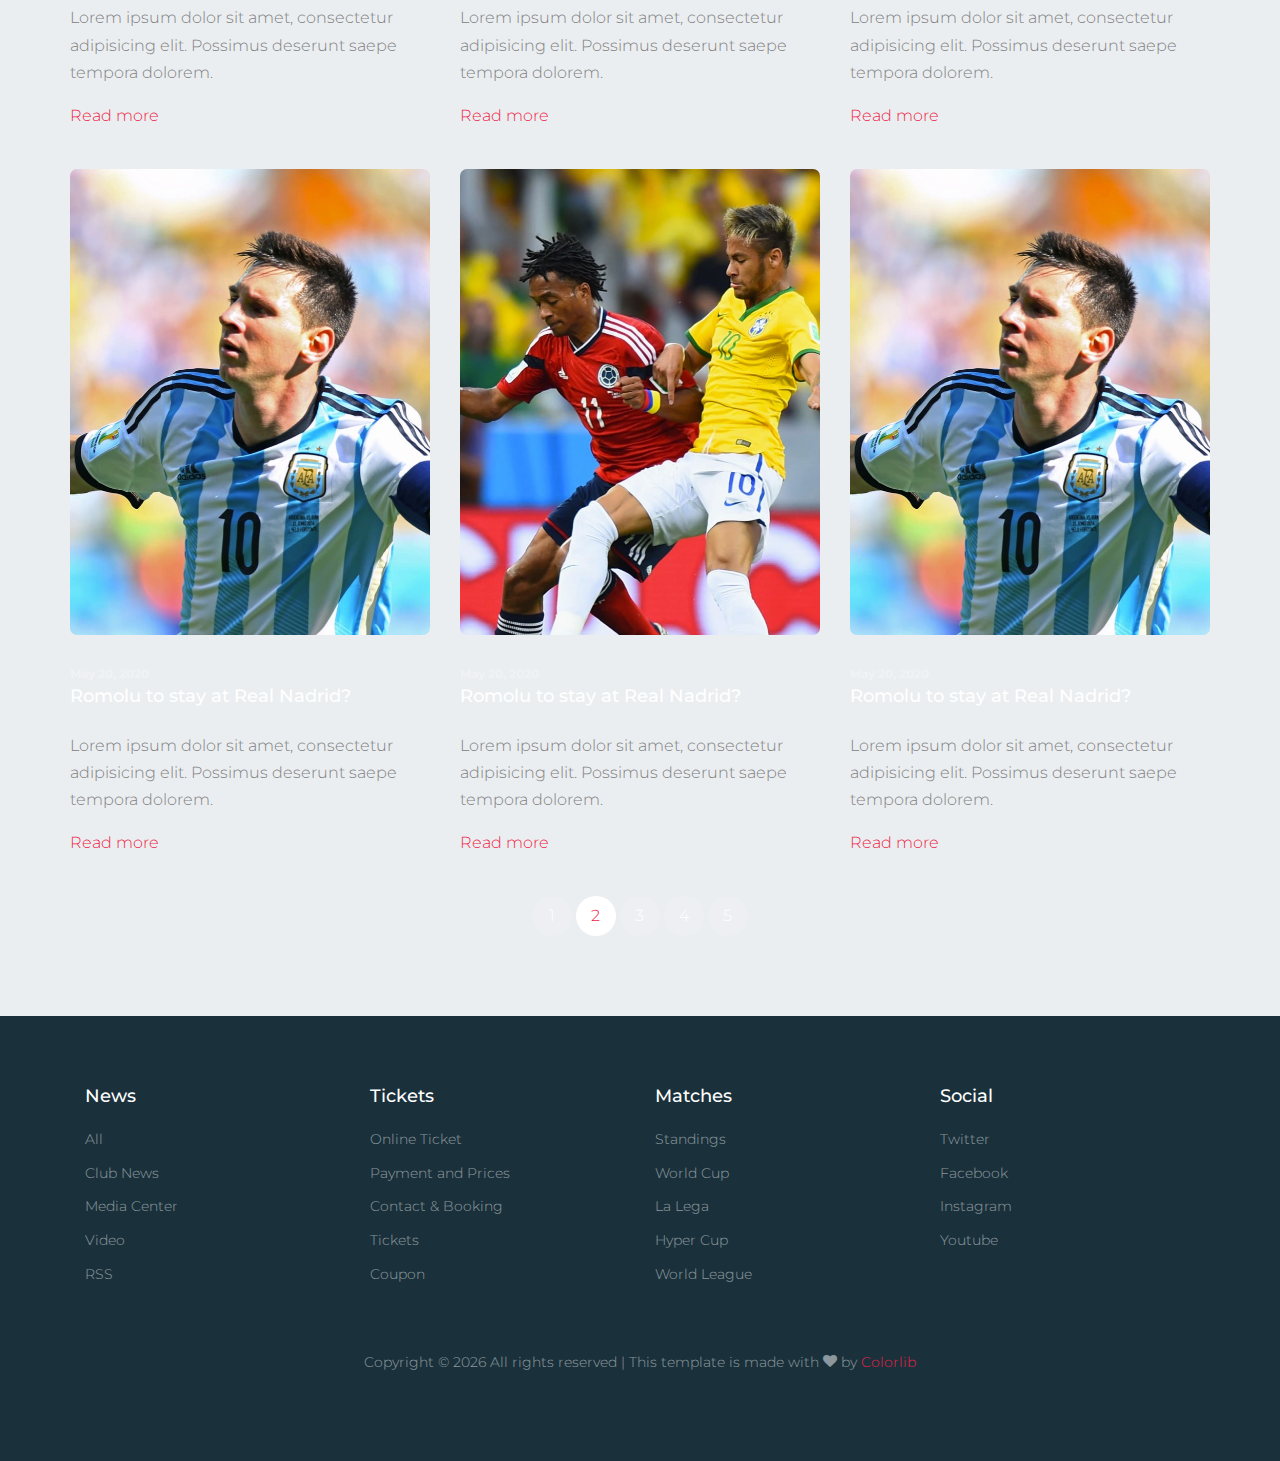
<file: sport/soccer-master/blog.html>
<!DOCTYPE html>
<html lang="en">

<head>
  <title>Soccer &mdash; Website by Colorlib</title>
  <meta charset="utf-8">
  <meta name="viewport" content="width=device-width, initial-scale=1, shrink-to-fit=no">


  <link href="https://fonts.googleapis.com/css2?family=Montserrat:wght@400;700&display=swap" rel="stylesheet">

  <link rel="stylesheet" href="fonts/icomoon/style.css">

  <link rel="stylesheet" href="css/bootstrap/bootstrap.css">
  <link rel="stylesheet" href="css/jquery-ui.css">
  <link rel="stylesheet" href="css/owl.carousel.min.css">
  <link rel="stylesheet" href="css/owl.theme.default.min.css">
  <link rel="stylesheet" href="css/owl.theme.default.min.css">

  <link rel="stylesheet" href="css/jquery.fancybox.min.css">

  <link rel="stylesheet" href="css/bootstrap-datepicker.css">

  <link rel="stylesheet" href="fonts/flaticon/font/flaticon.css">

  <link rel="stylesheet" href="css/aos.css">

  <link rel="stylesheet" href="css/style.css">



</head>

<body>

  <div class="site-wrap">

    <div class="site-mobile-menu site-navbar-target">
      <div class="site-mobile-menu-header">
        <div class="site-mobile-menu-close">
          <span class="icon-close2 js-menu-toggle"></span>
        </div>
      </div>
      <div class="site-mobile-menu-body"></div>
    </div>


    <header class="site-navbar py-4" role="banner">

      <div class="container">
        <div class="d-flex align-items-center">
          <div class="site-logo">
            <a href="main1.html">
              <img src="images/logo.png" alt="Logo">
            </a>
          </div>
          <div class="ml-auto">
            <nav class="site-navigation position-relative text-right" role="navigation">
              <ul class="site-menu main-menu js-clone-nav mr-auto d-none d-lg-block">
                <li><a href="index.html" class="nav-link">Home</a></li>
                <li><a href="matches.html" class="nav-link">Matches</a></li>
                <li><a href="players.html" class="nav-link">Players</a></li>
                <li class="active"><a href="blog.html" class="nav-link">Blog</a></li>
                <li><a href="contact.html" class="nav-link">Contact</a></li>
              </ul>
            </nav>

            <a href="#" class="d-inline-block d-lg-none site-menu-toggle js-menu-toggle text-black float-right text-white"><span
                class="icon-menu h3 text-white"></span></a>
          </div>
        </div>
      </div>

    </header>

    <div class="hero overlay" style="background-image: url('images/bg_3.jpg');">
      <div class="container">
        <div class="row align-items-center">
          <div class="col-lg-5 mx-auto text-center">
            <h1 class="text-white">Blog Posts</h1>
            <p>Lorem ipsum dolor sit amet, consectetur adipisicing elit. Soluta, molestias repudiandae pariatur.</p>
          </div>
        </div>
      </div>
    </div>

    
    
    <div class="container site-section">
      <div class="row">
        <div class="col-6 title-section">
          <h2 class="heading">Latest Blog</h2>
        </div>
      </div>
      <div class="row">
        <div class="col-lg-4 mb-4">
          <div class="custom-media d-block">
            <div class="img mb-4">
              <a href="single.html"><img src="images/img_1.jpg" alt="Image" class="img-fluid"></a>
            </div>
            <div class="text">
              <span class="meta">May 20, 2020</span>
              <h3 class="mb-4"><a href="#">Romolu to stay at Real Nadrid?</a></h3>
              <p>Lorem ipsum dolor sit amet, consectetur adipisicing elit. Possimus deserunt saepe tempora dolorem.</p>
              <p><a href="#">Read more</a></p>
            </div>
          </div>
        </div>
        <div class="col-lg-4 mb-4">
          <div class="custom-media d-block">
            <div class="img mb-4">
              <a href="single.html"><img src="images/img_3.jpg" alt="Image" class="img-fluid"></a>
            </div>
            <div class="text">
              <span class="meta">May 20, 2020</span>
              <h3 class="mb-4"><a href="#">Romolu to stay at Real Nadrid?</a></h3>
              <p>Lorem ipsum dolor sit amet, consectetur adipisicing elit. Possimus deserunt saepe tempora dolorem.</p>
              <p><a href="#">Read more</a></p>
            </div>
          </div>
        </div>

        <div class="col-lg-4 mb-4">
          <div class="custom-media d-block">
            <div class="img mb-4">
              <a href="single.html"><img src="images/img_1.jpg" alt="Image" class="img-fluid"></a>
            </div>
            <div class="text">
              <span class="meta">May 20, 2020</span>
              <h3 class="mb-4"><a href="#">Romolu to stay at Real Nadrid?</a></h3>
              <p>Lorem ipsum dolor sit amet, consectetur adipisicing elit. Possimus deserunt saepe tempora dolorem.</p>
              <p><a href="#">Read more</a></p>
            </div>
          </div>
        </div>
        <div class="col-lg-4 mb-4">
          <div class="custom-media d-block">
            <div class="img mb-4">
              <a href="single.html"><img src="images/img_3.jpg" alt="Image" class="img-fluid"></a>
            </div>
            <div class="text">
              <span class="meta">May 20, 2020</span>
              <h3 class="mb-4"><a href="#">Romolu to stay at Real Nadrid?</a></h3>
              <p>Lorem ipsum dolor sit amet, consectetur adipisicing elit. Possimus deserunt saepe tempora dolorem.</p>
              <p><a href="#">Read more</a></p>
            </div>
          </div>
        </div>
        
        <div class="col-lg-4 mb-4">
          <div class="custom-media d-block">
            <div class="img mb-4">
              <a href="single.html"><img src="images/img_1.jpg" alt="Image" class="img-fluid"></a>
            </div>
            <div class="text">
              <span class="meta">May 20, 2020</span>
              <h3 class="mb-4"><a href="#">Romolu to stay at Real Nadrid?</a></h3>
              <p>Lorem ipsum dolor sit amet, consectetur adipisicing elit. Possimus deserunt saepe tempora dolorem.</p>
              <p><a href="#">Read more</a></p>
            </div>
          </div>
        </div>
        <div class="col-lg-4 mb-4">
          <div class="custom-media d-block">
            <div class="img mb-4">
              <a href="single.html"><img src="images/img_3.jpg" alt="Image" class="img-fluid"></a>
            </div>
            <div class="text">
              <span class="meta">May 20, 2020</span>
              <h3 class="mb-4"><a href="#">Romolu to stay at Real Nadrid?</a></h3>
              <p>Lorem ipsum dolor sit amet, consectetur adipisicing elit. Possimus deserunt saepe tempora dolorem.</p>
              <p><a href="#">Read more</a></p>
            </div>
          </div>
        </div>
      </div>

      <div class="row justify-content-center">
        <div class="col-lg-7 text-center">
          <div class="custom-pagination">
            <a href="#">1</a>
            <span>2</span>
            <a href="#">3</a>
            <a href="#">4</a>
            <a href="#">5</a>
          </div>
        </div>
      </div>
    </div>


    
    



    <footer class="footer-section">
      <div class="container">
        <div class="row">
          <div class="col-lg-3">
            <div class="widget mb-3">
              <h3>News</h3>
              <ul class="list-unstyled links">
                <li><a href="#">All</a></li>
                <li><a href="#">Club News</a></li>
                <li><a href="#">Media Center</a></li>
                <li><a href="#">Video</a></li>
                <li><a href="#">RSS</a></li>
              </ul>
            </div>
          </div>
          <div class="col-lg-3">
            <div class="widget mb-3">
              <h3>Tickets</h3>
              <ul class="list-unstyled links">
                <li><a href="#">Online Ticket</a></li>
                <li><a href="#">Payment and Prices</a></li>
                <li><a href="#">Contact &amp; Booking</a></li>
                <li><a href="#">Tickets</a></li>
                <li><a href="#">Coupon</a></li>
              </ul>
            </div>
          </div>
          <div class="col-lg-3">
            <div class="widget mb-3">
              <h3>Matches</h3>
              <ul class="list-unstyled links">
                <li><a href="#">Standings</a></li>
                <li><a href="#">World Cup</a></li>
                <li><a href="#">La Lega</a></li>
                <li><a href="#">Hyper Cup</a></li>
                <li><a href="#">World League</a></li>
              </ul>
            </div>
          </div>

          <div class="col-lg-3">
            <div class="widget mb-3">
              <h3>Social</h3>
              <ul class="list-unstyled links">
                <li><a href="#">Twitter</a></li>
                <li><a href="#">Facebook</a></li>
                <li><a href="#">Instagram</a></li>
                <li><a href="#">Youtube</a></li>
              </ul>
            </div>
          </div>

        </div>

        <div class="row text-center">
          <div class="col-md-12">
            <div class=" pt-5">
              <p>
                <!-- Link back to Colorlib can't be removed. Template is licensed under CC BY 3.0. -->
                Copyright &copy;
                <script>
                  document.write(new Date().getFullYear());
                </script> All rights reserved | This template is made with <i class="icon-heart"
                  aria-hidden="true"></i> by <a href="https://colorlib.com" target="_blank">Colorlib</a>
                <!-- Link back to Colorlib can't be removed. Template is licensed under CC BY 3.0. -->
              </p>
            </div>
          </div>

        </div>
      </div>
    </footer>



  </div>
  <!-- .site-wrap -->

  <script src="js/jquery-3.3.1.min.js"></script>
  <script src="js/jquery-migrate-3.0.1.min.js"></script>
  <script src="js/jquery-ui.js"></script>
  <script src="js/popper.min.js"></script>
  <script src="js/bootstrap.min.js"></script>
  <script src="js/owl.carousel.min.js"></script>
  <script src="js/jquery.stellar.min.js"></script>
  <script src="js/jquery.countdown.min.js"></script>
  <script src="js/bootstrap-datepicker.min.js"></script>
  <script src="js/jquery.easing.1.3.js"></script>
  <script src="js/aos.js"></script>
  <script src="js/jquery.fancybox.min.js"></script>
  <script src="js/jquery.sticky.js"></script>
  <script src="js/jquery.mb.YTPlayer.min.js"></script>


  <script src="js/main.js"></script>

</body>

</html>
</file>
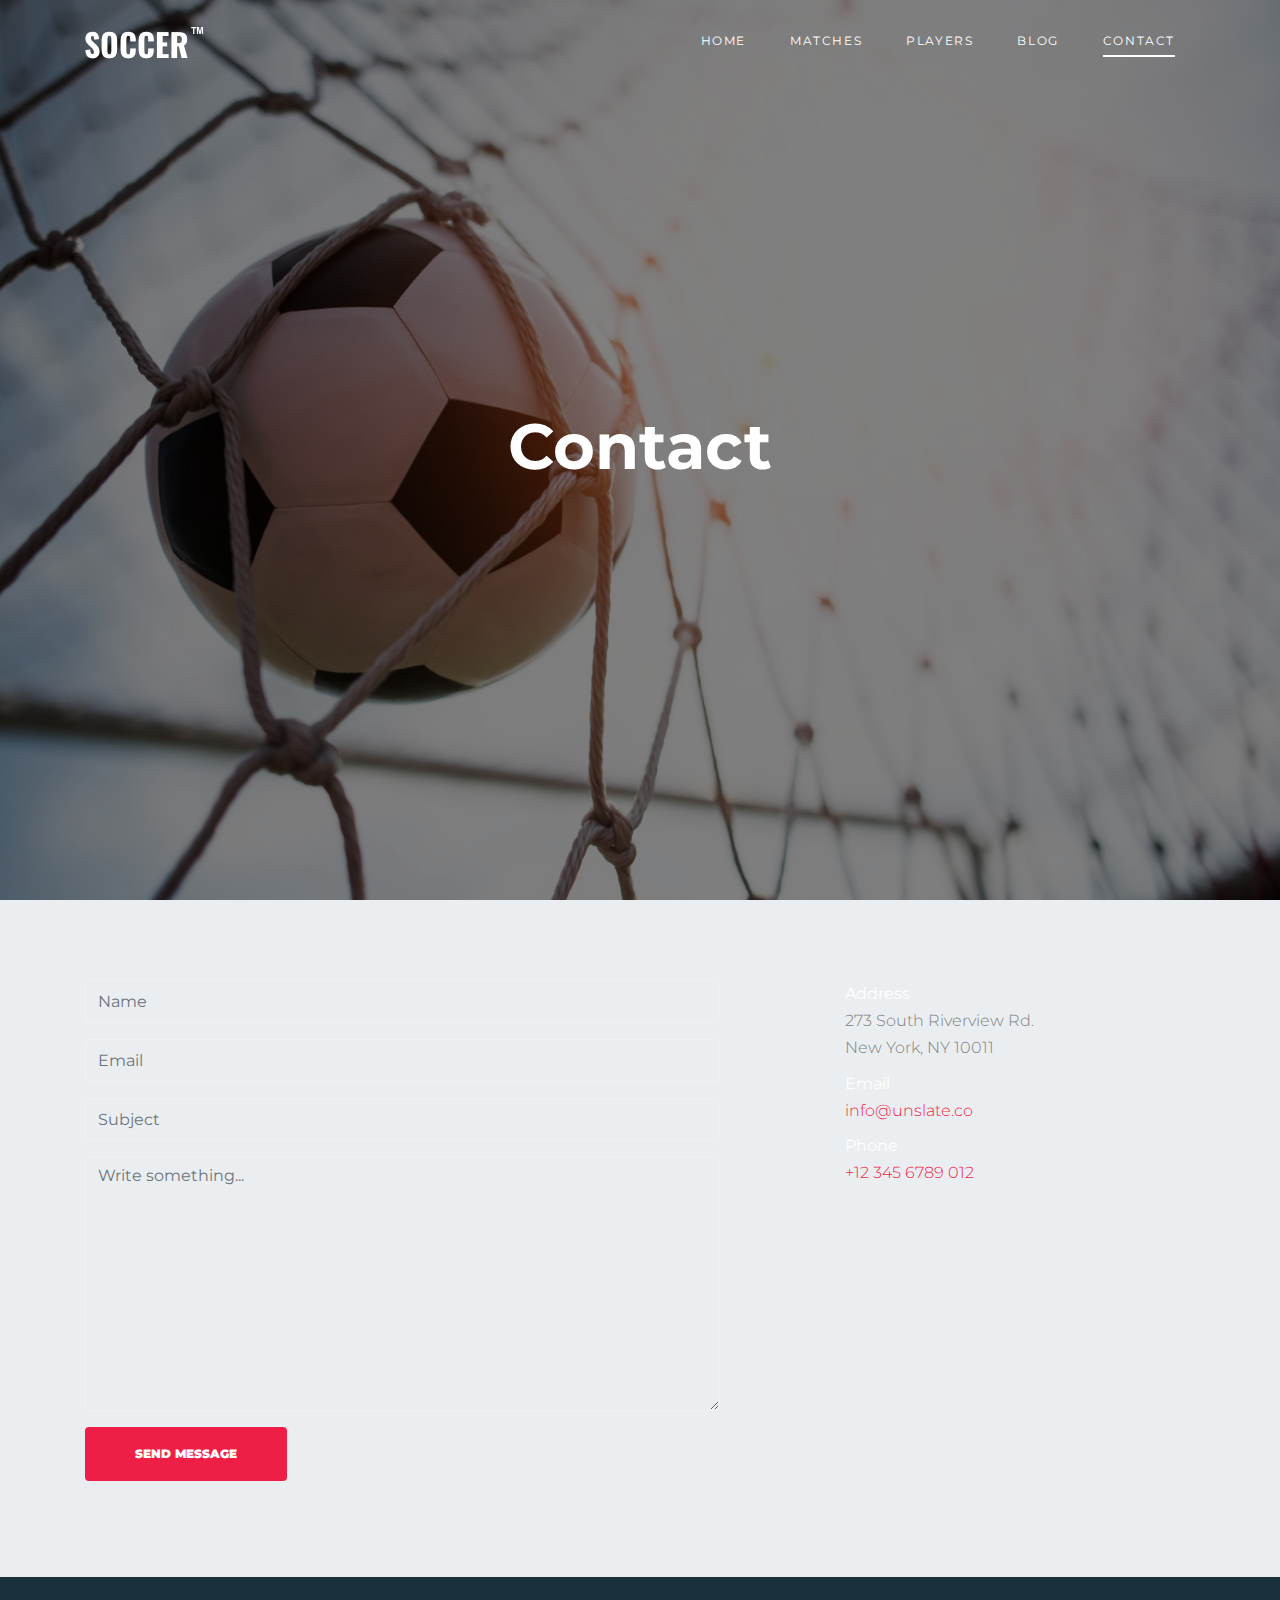
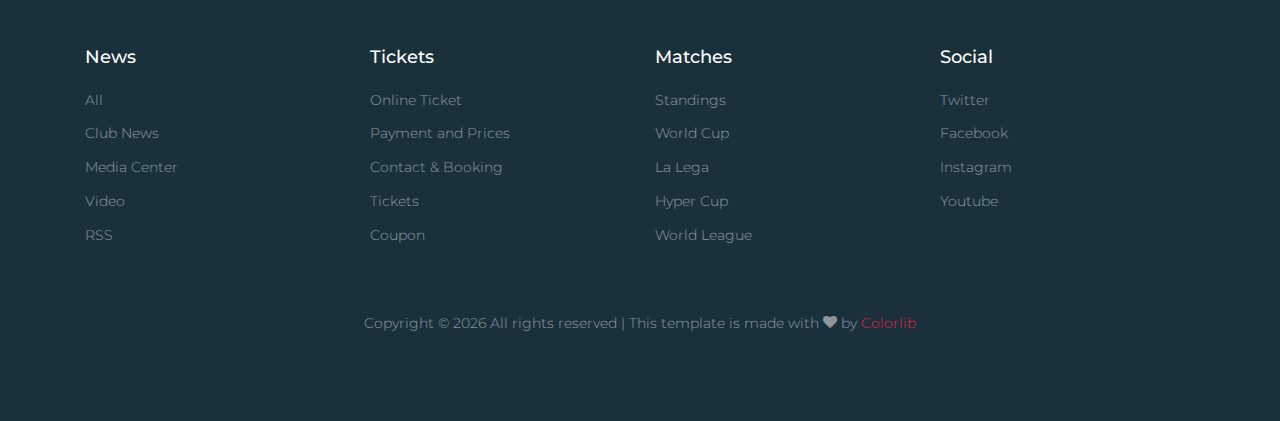
<file: sport/soccer-master/contact.html>
<!DOCTYPE html>
<html lang="en">

<head>
  <title>Soccer &mdash; Website by Colorlib</title>
  <meta charset="utf-8">
  <meta name="viewport" content="width=device-width, initial-scale=1, shrink-to-fit=no">


  <link href="https://fonts.googleapis.com/css2?family=Montserrat:wght@400;700&display=swap" rel="stylesheet">

  <link rel="stylesheet" href="fonts/icomoon/style.css">

  <link rel="stylesheet" href="css/bootstrap/bootstrap.css">
  <link rel="stylesheet" href="css/jquery-ui.css">
  <link rel="stylesheet" href="css/owl.carousel.min.css">
  <link rel="stylesheet" href="css/owl.theme.default.min.css">
  <link rel="stylesheet" href="css/owl.theme.default.min.css">

  <link rel="stylesheet" href="css/jquery.fancybox.min.css">

  <link rel="stylesheet" href="css/bootstrap-datepicker.css">

  <link rel="stylesheet" href="fonts/flaticon/font/flaticon.css">

  <link rel="stylesheet" href="css/aos.css">

  <link rel="stylesheet" href="css/style.css">



</head>

<body>

  <div class="site-wrap">

    <div class="site-mobile-menu site-navbar-target">
      <div class="site-mobile-menu-header">
        <div class="site-mobile-menu-close">
          <span class="icon-close2 js-menu-toggle"></span>
        </div>
      </div>
      <div class="site-mobile-menu-body"></div>
    </div>


    <header class="site-navbar py-4" role="banner">

      <div class="container">
        <div class="d-flex align-items-center">
          <div class="site-logo">
            <a href="index.html">
              <img src="images/logo.png" alt="Logo">
            </a>
          </div>
          <div class="ml-auto">
            <nav class="site-navigation position-relative text-right" role="navigation">
              <ul class="site-menu main-menu js-clone-nav mr-auto d-none d-lg-block">
                <li><a href="index.html" class="nav-link">Home</a></li>
                <li><a href="matches.html" class="nav-link">Matches</a></li>
                <li><a href="players.html" class="nav-link">Players</a></li>
                <li><a href="blog.html" class="nav-link">Blog</a></li>
                <li class="active"><a href="contact.html" class="nav-link">Contact</a></li>
              </ul>
            </nav>

            <a href="#" class="d-inline-block d-lg-none site-menu-toggle js-menu-toggle text-black float-right text-white"><span
                class="icon-menu h3 text-white"></span></a>
          </div>
        </div>
      </div>

    </header>

    <div class="hero overlay" style="background-image: url('images/bg_3.jpg');">
      <div class="container">
        <div class="row align-items-center">
          <div class="col-lg-9 mx-auto text-center">
            <h1 class="text-white">Contact</h1>
          </div>
        </div>
      </div>
    </div>

    
    <div class="site-section">
      <div class="container">
        <div class="row">
          <div class="col-lg-7">
            <form action="#">
              <div class="form-group">
                <input type="text" class="form-control" placeholder="Name">
              </div>
              <div class="form-group">
                <input type="text" class="form-control" placeholder="Email">
              </div>
              <div class="form-group">
                <input type="text" class="form-control" placeholder="Subject">
              </div>
              <div class="form-group">
                <textarea name="" class="form-control" id="" cols="30" rows="10" placeholder="Write something..."></textarea>
              </div>
              <div class="form-group">
                <input type="submit" class="btn btn-primary py-3 px-5" value="Send Message">
              </div>
            </form>  
          </div>
          <div class="col-lg-4 ml-auto">
            
            <ul class="list-unstyled">
              <li class="mb-2">
                <strong class="text-white d-block">Address</strong>
                273 South Riverview Rd. <br> New York, NY 10011
              </li>
              <li class="mb-2">
                <strong class="text-white d-block">Email</strong>
                <a href="#">info@unslate.co</a>
              </li>
              <li class="mb-2">
                <strong class="text-white d-block">
                  Phone
                </strong>
                <a href="#">+12 345 6789 012</a>
              </li>
            </ul>
          </div>
        </div>
      </div>
    </div>


    <footer class="footer-section">
      <div class="container">
        <div class="row">
          <div class="col-lg-3">
            <div class="widget mb-3">
              <h3>News</h3>
              <ul class="list-unstyled links">
                <li><a href="#">All</a></li>
                <li><a href="#">Club News</a></li>
                <li><a href="#">Media Center</a></li>
                <li><a href="#">Video</a></li>
                <li><a href="#">RSS</a></li>
              </ul>
            </div>
          </div>
          <div class="col-lg-3">
            <div class="widget mb-3">
              <h3>Tickets</h3>
              <ul class="list-unstyled links">
                <li><a href="#">Online Ticket</a></li>
                <li><a href="#">Payment and Prices</a></li>
                <li><a href="#">Contact &amp; Booking</a></li>
                <li><a href="#">Tickets</a></li>
                <li><a href="#">Coupon</a></li>
              </ul>
            </div>
          </div>
          <div class="col-lg-3">
            <div class="widget mb-3">
              <h3>Matches</h3>
              <ul class="list-unstyled links">
                <li><a href="#">Standings</a></li>
                <li><a href="#">World Cup</a></li>
                <li><a href="#">La Lega</a></li>
                <li><a href="#">Hyper Cup</a></li>
                <li><a href="#">World League</a></li>
              </ul>
            </div>
          </div>

          <div class="col-lg-3">
            <div class="widget mb-3">
              <h3>Social</h3>
              <ul class="list-unstyled links">
                <li><a href="#">Twitter</a></li>
                <li><a href="#">Facebook</a></li>
                <li><a href="#">Instagram</a></li>
                <li><a href="#">Youtube</a></li>
              </ul>
            </div>
          </div>

        </div>

        <div class="row text-center">
          <div class="col-md-12">
            <div class=" pt-5">
              <p>
                <!-- Link back to Colorlib can't be removed. Template is licensed under CC BY 3.0. -->
                Copyright &copy;
                <script>
                  document.write(new Date().getFullYear());
                </script> All rights reserved | This template is made with <i class="icon-heart"
                  aria-hidden="true"></i> by <a href="https://colorlib.com" target="_blank">Colorlib</a>
                <!-- Link back to Colorlib can't be removed. Template is licensed under CC BY 3.0. -->
              </p>
            </div>
          </div>

        </div>
      </div>
    </footer>



  </div>
  <!-- .site-wrap -->

  <script src="js/jquery-3.3.1.min.js"></script>
  <script src="js/jquery-migrate-3.0.1.min.js"></script>
  <script src="js/jquery-ui.js"></script>
  <script src="js/popper.min.js"></script>
  <script src="js/bootstrap.min.js"></script>
  <script src="js/owl.carousel.min.js"></script>
  <script src="js/jquery.stellar.min.js"></script>
  <script src="js/jquery.countdown.min.js"></script>
  <script src="js/bootstrap-datepicker.min.js"></script>
  <script src="js/jquery.easing.1.3.js"></script>
  <script src="js/aos.js"></script>
  <script src="js/jquery.fancybox.min.js"></script>
  <script src="js/jquery.sticky.js"></script>
  <script src="js/jquery.mb.YTPlayer.min.js"></script>


  <script src="js/main.js"></script>

</body>

</html>
</file>
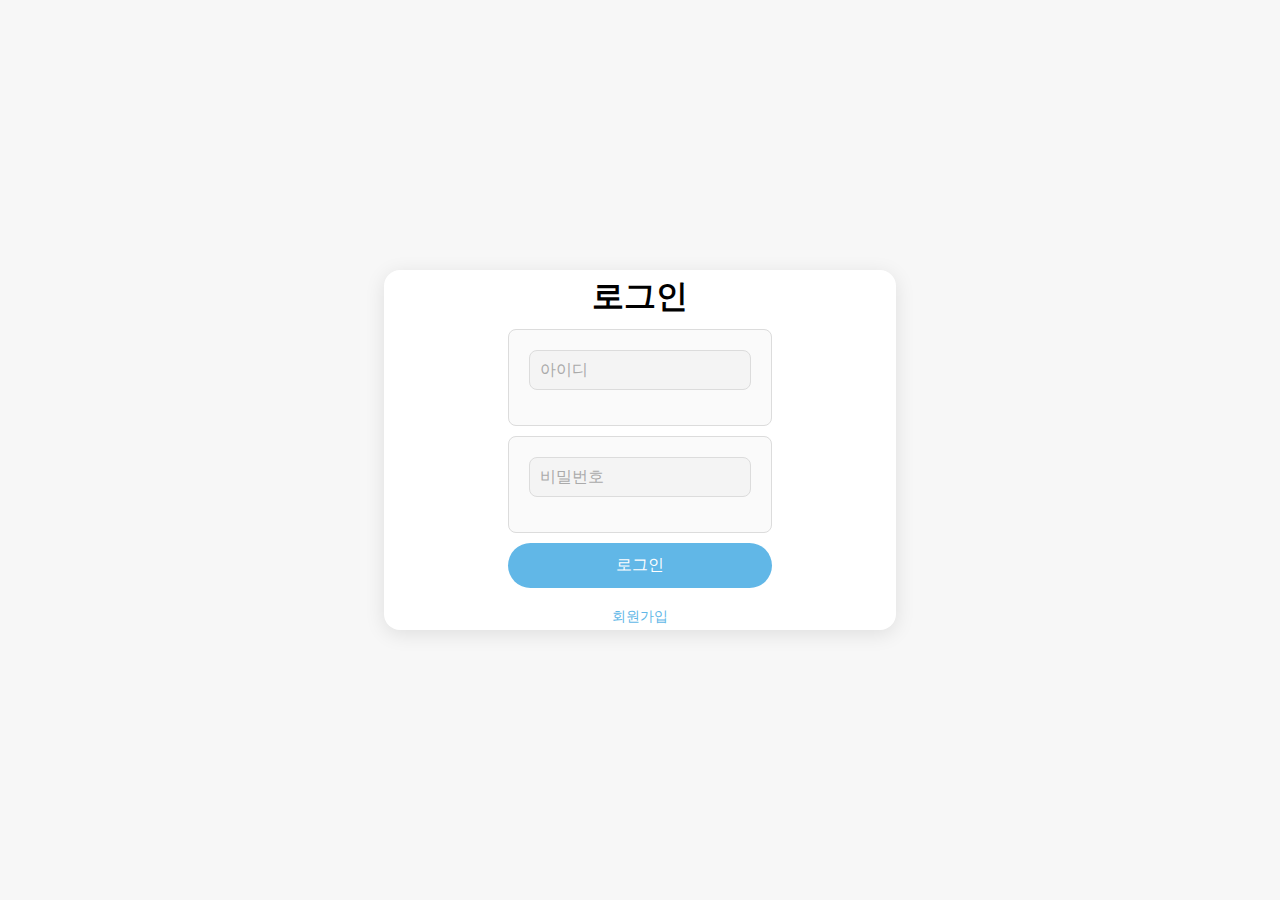
<file: sport/soccer-master/login.html>
<!DOCTYPE html>
<html lang="ko">

<head>
    <meta charset="UTF-8">
    <meta name="viewport" content="width=device-width, initial-scale=1.0">
    <title>로그인 화면</title>
    <link rel="stylesheet" href="styles.css">
</head>

<body>
    <main>
        <h1>로그인</h1>
        <form id="loginForm">
            <fieldset>
                <input type="text" id="username" placeholder="아이디" required />
            </fieldset>
            <fieldset>
                <input type="password" id="password" name="password" placeholder="비밀번호" required />
                <!--비밀번호 시크릿 -->
                <div class="pwd-toggle login_input" id="pwdToggle"></div>
            </fieldset>
            <button type="submit" class="btn" id="btn">로그인</button>
        </form>
        <div class="signup-link">
            <div class="forgot-password" style="text-align: right;"><a href="회원가입.html">회원가입</a>
            </div>
        </div>
        <script src="script.js"></script>
    </main>
</body>

</html>
</file>
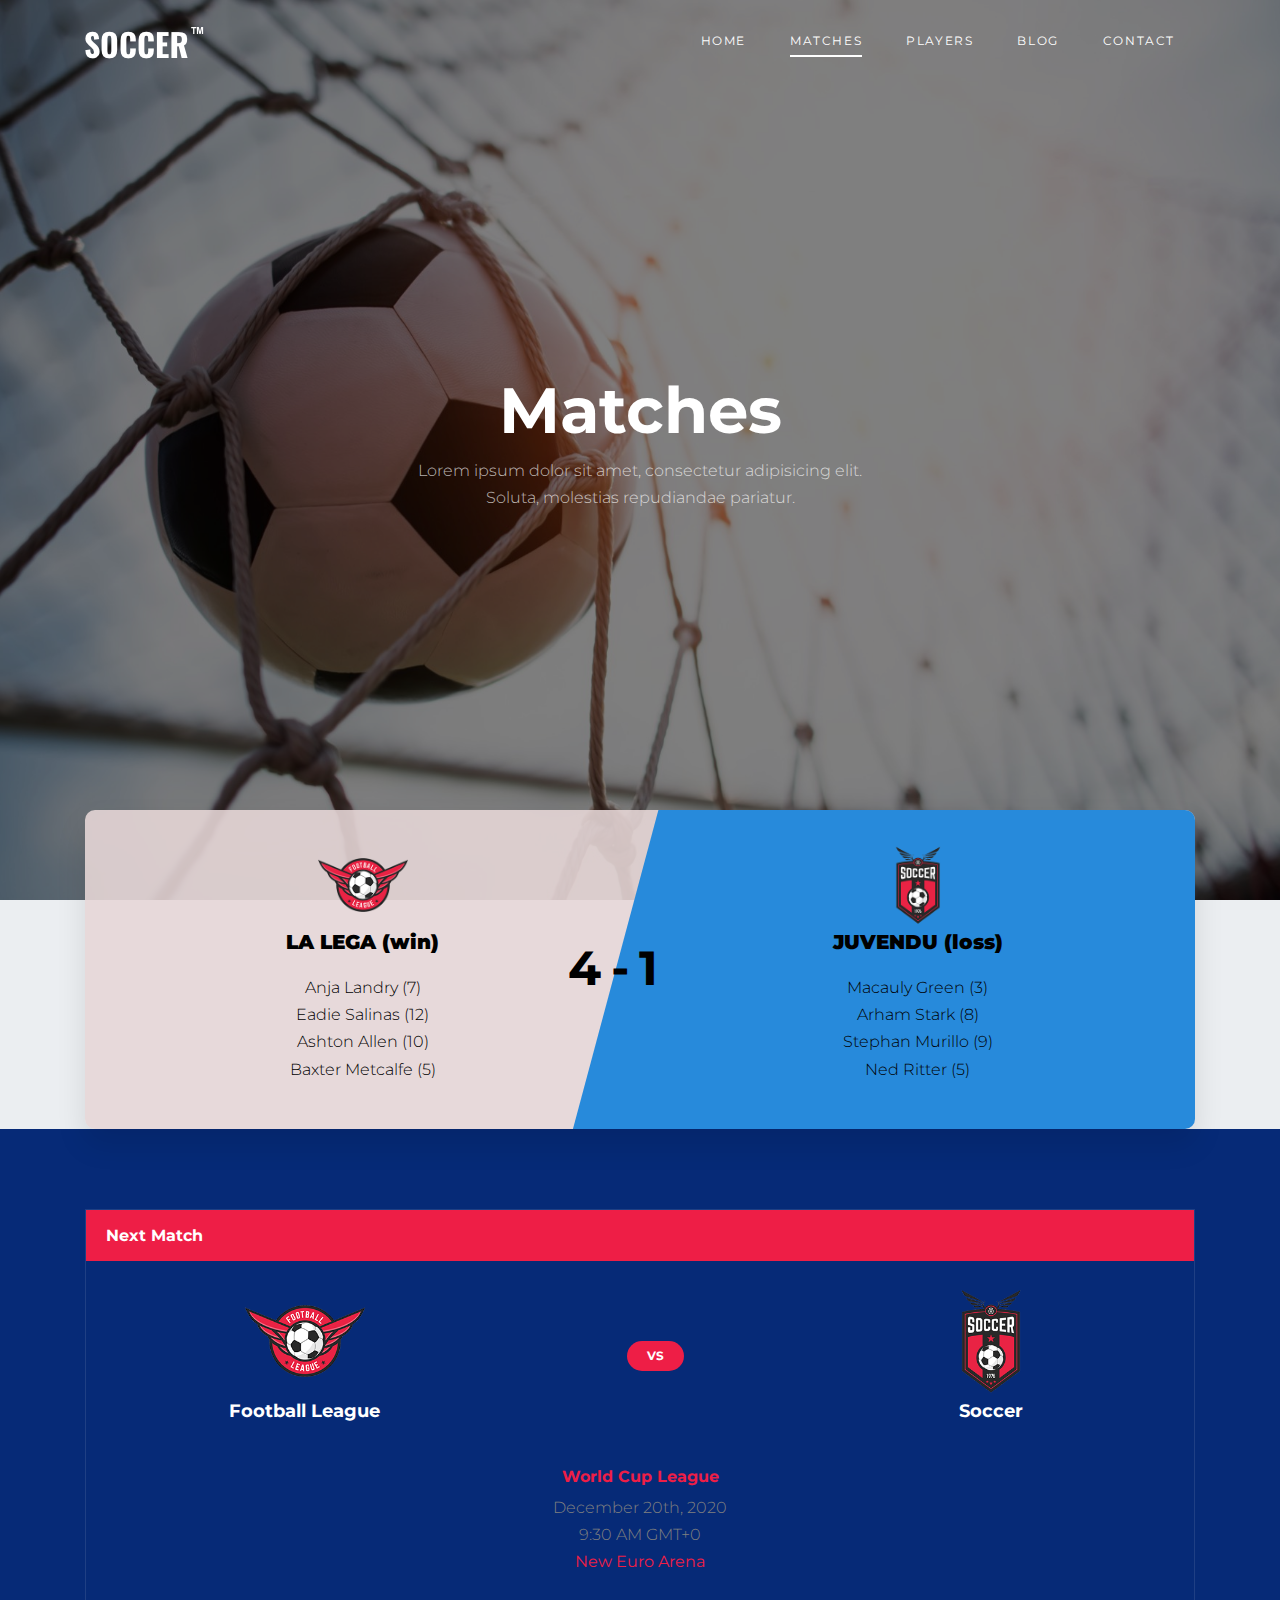
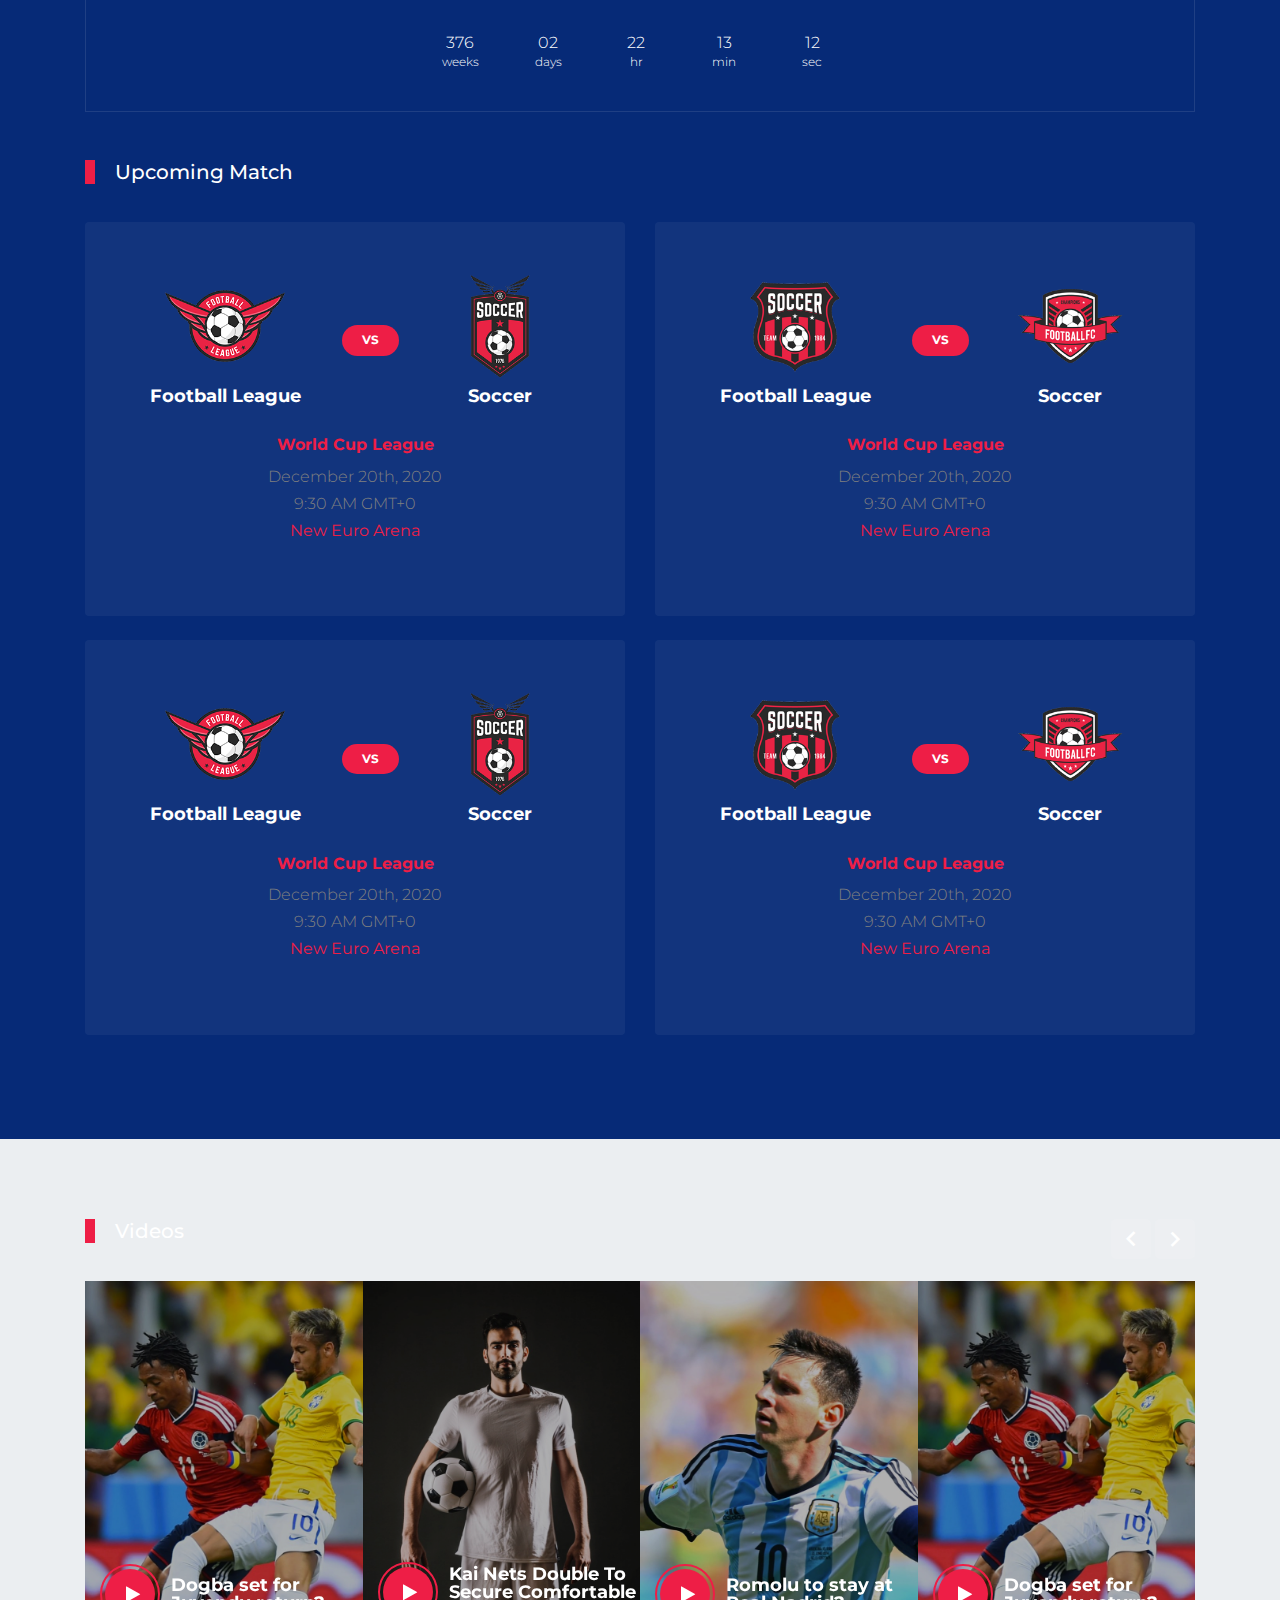
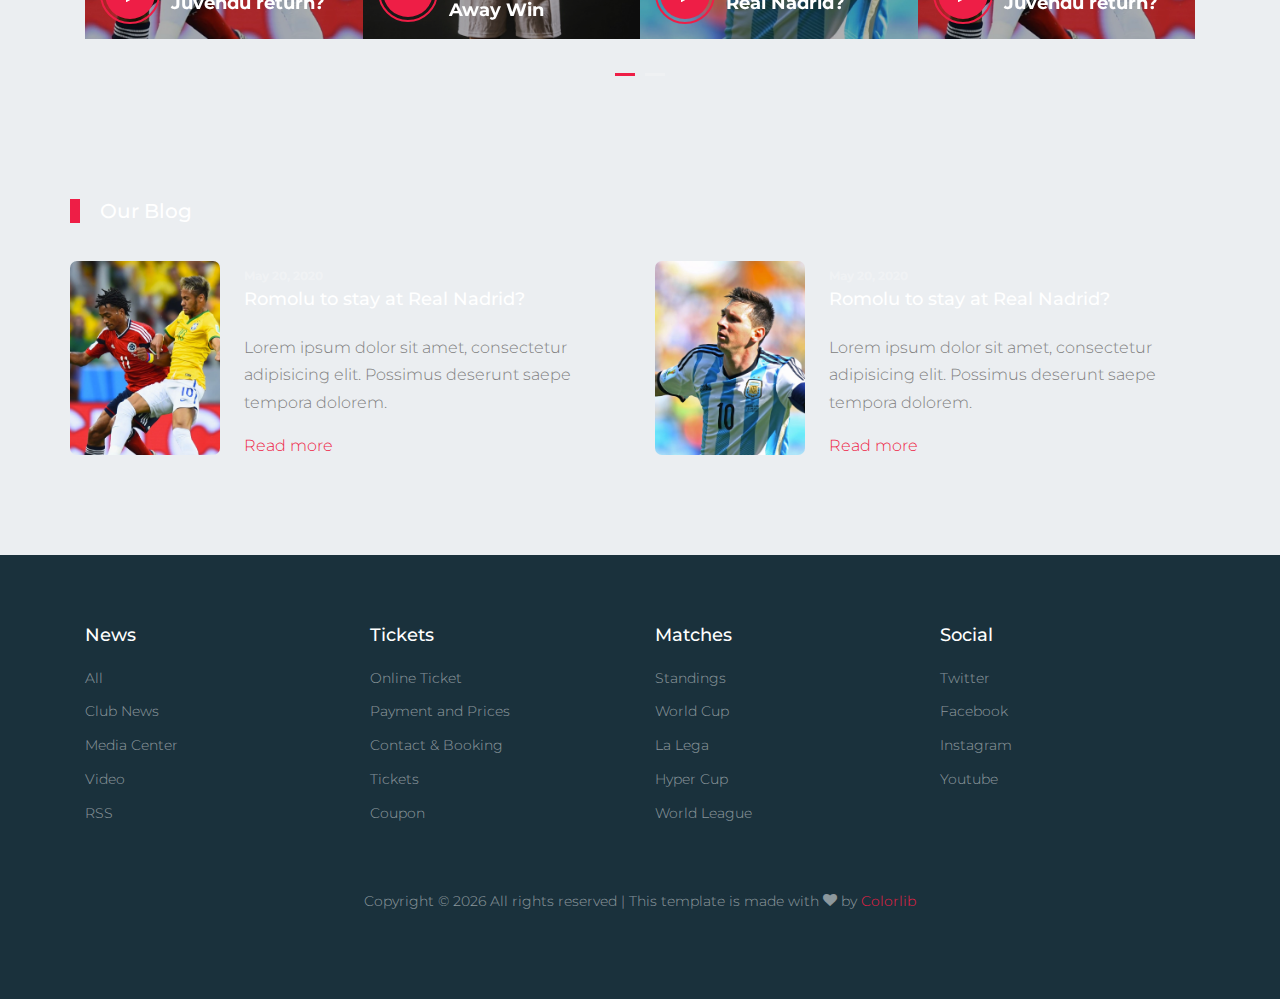
<file: sport/soccer-master/matches.html>
<!DOCTYPE html>
<html lang="en">

<head>
  <title>Soccer &mdash; Website by Colorlib</title>
  <meta charset="utf-8">
  <meta name="viewport" content="width=device-width, initial-scale=1, shrink-to-fit=no">


  <link href="https://fonts.googleapis.com/css2?family=Montserrat:wght@400;700&display=swap" rel="stylesheet">

  <link rel="stylesheet" href="fonts/icomoon/style.css">

  <link rel="stylesheet" href="css/bootstrap/bootstrap.css">
  <link rel="stylesheet" href="css/jquery-ui.css">
  <link rel="stylesheet" href="css/owl.carousel.min.css">
  <link rel="stylesheet" href="css/owl.theme.default.min.css">
  <link rel="stylesheet" href="css/owl.theme.default.min.css">

  <link rel="stylesheet" href="css/jquery.fancybox.min.css">

  <link rel="stylesheet" href="css/bootstrap-datepicker.css">

  <link rel="stylesheet" href="fonts/flaticon/font/flaticon.css">

  <link rel="stylesheet" href="css/aos.css">

  <link rel="stylesheet" href="css/style.css">



</head>

<body>

  <div class="site-wrap">

    <div class="site-mobile-menu site-navbar-target">
      <div class="site-mobile-menu-header">
        <div class="site-mobile-menu-close">
          <span class="icon-close2 js-menu-toggle"></span>
        </div>
      </div>
      <div class="site-mobile-menu-body"></div>
    </div>


    <header class="site-navbar py-4" role="banner">

      <div class="container">
        <div class="d-flex align-items-center">
          <div class="site-logo">
            <a href="main1.html">
              <img src="images/logo.png" alt="Logo">
            </a>
          </div>
          <div class="ml-auto">
            <nav class="site-navigation position-relative text-right" role="navigation">
              <ul class="site-menu main-menu js-clone-nav mr-auto d-none d-lg-block">
                <li><a href="index.html" class="nav-link">Home</a></li>
                <li class="active"><a href="matches.html" class="nav-link">Matches</a></li>
                <li><a href="players.html" class="nav-link">Players</a></li>
                <li><a href="blog.html" class="nav-link">Blog</a></li>
                <li><a href="contact.html" class="nav-link">Contact</a></li>
              </ul>
            </nav>

            <a href="#" class="d-inline-block d-lg-none site-menu-toggle js-menu-toggle text-black float-right text-white"><span
                class="icon-menu h3 text-white"></span></a>
          </div>
        </div>
      </div>

    </header>

    <div class="hero overlay" style="background-image: url('images/bg_3.jpg');">
      <div class="container">
        <div class="row align-items-center">
          <div class="col-lg-5 mx-auto text-center">
            <h1 class="text-white">Matches</h1>
            <p>Lorem ipsum dolor sit amet, consectetur adipisicing elit. Soluta, molestias repudiandae pariatur.</p>
          </div>
        </div>
      </div>
    </div>

    
    
    <div class="container">
      

      <div class="row">
        <div class="col-lg-12">
          
          <div class="d-flex team-vs">
            <span class="score">4-1</span>
            <div class="team-1 w-50">
              <div class="team-details w-100 text-center">
                <img src="images/logo_1.png" alt="Image" class="img-fluid">
                <h3>LA LEGA <span>(win)</span></h3>
                <ul class="list-unstyled">
                  <li>Anja Landry (7)</li>
                  <li>Eadie Salinas (12)</li>
                  <li>Ashton Allen (10)</li>
                  <li>Baxter Metcalfe (5)</li>
                </ul>
              </div>
            </div>
            <div class="team-2 w-50">
              <div class="team-details w-100 text-center">
                <img src="images/logo_2.png" alt="Image" class="img-fluid">
                <h3>JUVENDU <span>(loss)</span></h3>
                <ul class="list-unstyled">
                  <li>Macauly Green (3)</li>
                  <li>Arham Stark (8)</li>
                  <li>Stephan Murillo (9)</li>
                  <li>Ned Ritter (5)</li>
                </ul>
              </div>
            </div>
          </div>
        </div>
      </div>
    </div>
  

    
    <div class="site-section bg-dark">
      <div class="container">
        
        <div class="row mb-5">
          <div class="col-lg-12">
            <div class="widget-next-match">
              <div class="widget-title">
                <h3>Next Match</h3>
              </div>
              <div class="widget-body mb-3">
                <div class="widget-vs">
                  <div class="d-flex align-items-center justify-content-around justify-content-between w-100">
                    <div class="team-1 text-center">
                      <img src="images/logo_1.png" alt="Image">
                      <h3>Football League</h3>
                    </div>
                    <div>
                      <span class="vs"><span>VS</span></span>
                    </div>
                    <div class="team-2 text-center">
                      <img src="images/logo_2.png" alt="Image">
                      <h3>Soccer</h3>
                    </div>
                  </div>
                </div>
              </div>

              <div class="text-center widget-vs-contents mb-4">
                <h4>World Cup League</h4>
                <p class="mb-5">
                  <span class="d-block">December 20th, 2020</span>
                  <span class="d-block">9:30 AM GMT+0</span>
                  <strong class="text-primary">New Euro Arena</strong>
                </p>

                <div id="date-countdown2" class="pb-1"></div>
              </div>
            </div>
          </div>
        </div>

        <div class="row">
          <div class="col-12 title-section">
            <h2 class="heading">Upcoming Match</h2>
          </div>
          <div class="col-lg-6 mb-4">
            <div class="bg-light p-4 rounded">
              <div class="widget-body">
                  <div class="widget-vs">
                    <div class="d-flex align-items-center justify-content-around justify-content-between w-100">
                      <div class="team-1 text-center">
                        <img src="images/logo_1.png" alt="Image">
                        <h3>Football League</h3>
                      </div>
                      <div>
                        <span class="vs"><span>VS</span></span>
                      </div>
                      <div class="team-2 text-center">
                        <img src="images/logo_2.png" alt="Image">
                        <h3>Soccer</h3>
                      </div>
                    </div>
                  </div>
                </div>

                <div class="text-center widget-vs-contents mb-4">
                  <h4>World Cup League</h4>
                  <p class="mb-5">
                    <span class="d-block">December 20th, 2020</span>
                    <span class="d-block">9:30 AM GMT+0</span>
                    <strong class="text-primary">New Euro Arena</strong>
                  </p>

                </div>
              
            </div>
          </div>
          <div class="col-lg-6 mb-4">
            <div class="bg-light p-4 rounded">
              <div class="widget-body">
                  <div class="widget-vs">
                    <div class="d-flex align-items-center justify-content-around justify-content-between w-100">
                      <div class="team-1 text-center">
                        <img src="images/logo_3.png" alt="Image">
                        <h3>Football League</h3>
                      </div>
                      <div>
                        <span class="vs"><span>VS</span></span>
                      </div>
                      <div class="team-2 text-center">
                        <img src="images/logo_4.png" alt="Image">
                        <h3>Soccer</h3>
                      </div>
                    </div>
                  </div>
                </div>

                <div class="text-center widget-vs-contents mb-4">
                  <h4>World Cup League</h4>
                  <p class="mb-5">
                    <span class="d-block">December 20th, 2020</span>
                    <span class="d-block">9:30 AM GMT+0</span>
                    <strong class="text-primary">New Euro Arena</strong>
                  </p>

                </div>
              
            </div>
          </div>

          <div class="col-lg-6 mb-4">
            <div class="bg-light p-4 rounded">
              <div class="widget-body">
                  <div class="widget-vs">
                    <div class="d-flex align-items-center justify-content-around justify-content-between w-100">
                      <div class="team-1 text-center">
                        <img src="images/logo_1.png" alt="Image">
                        <h3>Football League</h3>
                      </div>
                      <div>
                        <span class="vs"><span>VS</span></span>
                      </div>
                      <div class="team-2 text-center">
                        <img src="images/logo_2.png" alt="Image">
                        <h3>Soccer</h3>
                      </div>
                    </div>
                  </div>
                </div>

                <div class="text-center widget-vs-contents mb-4">
                  <h4>World Cup League</h4>
                  <p class="mb-5">
                    <span class="d-block">December 20th, 2020</span>
                    <span class="d-block">9:30 AM GMT+0</span>
                    <strong class="text-primary">New Euro Arena</strong>
                  </p>

                </div>
              
            </div>
          </div>
          <div class="col-lg-6 mb-4">
            <div class="bg-light p-4 rounded">
              <div class="widget-body">
                  <div class="widget-vs">
                    <div class="d-flex align-items-center justify-content-around justify-content-between w-100">
                      <div class="team-1 text-center">
                        <img src="images/logo_3.png" alt="Image">
                        <h3>Football League</h3>
                      </div>
                      <div>
                        <span class="vs"><span>VS</span></span>
                      </div>
                      <div class="team-2 text-center">
                        <img src="images/logo_4.png" alt="Image">
                        <h3>Soccer</h3>
                      </div>
                    </div>
                  </div>
                </div>

                <div class="text-center widget-vs-contents mb-4">
                  <h4>World Cup League</h4>
                  <p class="mb-5">
                    <span class="d-block">December 20th, 2020</span>
                    <span class="d-block">9:30 AM GMT+0</span>
                    <strong class="text-primary">New Euro Arena</strong>
                  </p>

                </div>
              
            </div>
          </div>
          
        </div>
      </div>
    </div> <!-- .site-section -->

    <div class="site-section">
      <div class="container">
        <div class="row">
          <div class="col-6 title-section">
            <h2 class="heading">Videos</h2>
          </div>
          <div class="col-6 text-right">
            <div class="custom-nav">
            <a href="#" class="js-custom-prev-v2"><span class="icon-keyboard_arrow_left"></span></a>
            <span></span>
            <a href="#" class="js-custom-next-v2"><span class="icon-keyboard_arrow_right"></span></a>
            </div>
          </div>
        </div>


        <div class="owl-4-slider owl-carousel">
          <div class="item">
            <div class="video-media">
              <img src="images/img_1.jpg" alt="Image" class="img-fluid">
              <a href="https://vimeo.com/139714818" class="d-flex play-button align-items-center" data-fancybox>
                <span class="icon mr-3">
                  <span class="icon-play"></span>
                </span>
                <div class="caption">
                  <h3 class="m-0">Dogba set for Juvendu return?</h3>
                </div>
              </a>
            </div>
          </div>
          <div class="item">
            <div class="video-media">
              <img src="images/img_2.jpg" alt="Image" class="img-fluid">
              <a href="https://vimeo.com/139714818" class="d-flex play-button align-items-center" data-fancybox>
                <span class="icon mr-3">
                  <span class="icon-play"></span>
                </span>
                <div class="caption">
                  <h3 class="m-0">Kai Nets Double To Secure Comfortable Away Win</h3>
                </div>
              </a>
            </div>
          </div>
          <div class="item">
            <div class="video-media">
              <img src="images/img_3.jpg" alt="Image" class="img-fluid">
              <a href="https://vimeo.com/139714818" class="d-flex play-button align-items-center" data-fancybox>
                <span class="icon mr-3">
                  <span class="icon-play"></span>
                </span>
                <div class="caption">
                  <h3 class="m-0">Romolu to stay at Real Nadrid?</h3>
                </div>
              </a>
            </div>
          </div>

          <div class="item">
            <div class="video-media">
              <img src="images/img_1.jpg" alt="Image" class="img-fluid">
              <a href="https://vimeo.com/139714818" class="d-flex play-button align-items-center" data-fancybox>
                <span class="icon mr-3">
                  <span class="icon-play"></span>
                </span>
                <div class="caption">
                  <h3 class="m-0">Dogba set for Juvendu return?</h3>
                </div>
              </a>
            </div>
          </div>
          <div class="item">
            <div class="video-media">
              <img src="images/img_2.jpg" alt="Image" class="img-fluid">
              <a href="https://vimeo.com/139714818" class="d-flex play-button align-items-center" data-fancybox>
                <span class="icon mr-3">
                  <span class="icon-play"></span>
                </span>
                <div class="caption">
                  <h3 class="m-0">Kai Nets Double To Secure Comfortable Away Win</h3>
                </div>
              </a>
            </div>
          </div>
          <div class="item">
            <div class="video-media">
              <img src="images/img_3.jpg" alt="Image" class="img-fluid">
              <a href="https://vimeo.com/139714818" class="d-flex play-button align-items-center" data-fancybox>
                <span class="icon mr-3">
                  <span class="icon-play"></span>
                </span>
                <div class="caption">
                  <h3 class="m-0">Romolu to stay at Real Nadrid?</h3>
                </div>
              </a>
            </div>
          </div>

        </div>

      </div>
    </div>

    <div class="container site-section">
      <div class="row">
        <div class="col-6 title-section">
          <h2 class="heading">Our Blog</h2>
        </div>
      </div>
      <div class="row">
        <div class="col-lg-6">
          <div class="custom-media d-flex">
            <div class="img mr-4">
              <img src="images/img_1.jpg" alt="Image" class="img-fluid">
            </div>
            <div class="text">
              <span class="meta">May 20, 2020</span>
              <h3 class="mb-4"><a href="#">Romolu to stay at Real Nadrid?</a></h3>
              <p>Lorem ipsum dolor sit amet, consectetur adipisicing elit. Possimus deserunt saepe tempora dolorem.</p>
              <p><a href="#">Read more</a></p>
            </div>
          </div>
        </div>
        <div class="col-lg-6">
          <div class="custom-media d-flex">
            <div class="img mr-4">
              <img src="images/img_3.jpg" alt="Image" class="img-fluid">
            </div>
            <div class="text">
              <span class="meta">May 20, 2020</span>
              <h3 class="mb-4"><a href="#">Romolu to stay at Real Nadrid?</a></h3>
              <p>Lorem ipsum dolor sit amet, consectetur adipisicing elit. Possimus deserunt saepe tempora dolorem.</p>
              <p><a href="#">Read more</a></p>
            </div>
          </div>
        </div>
      </div>
    </div>



    <footer class="footer-section">
      <div class="container">
        <div class="row">
          <div class="col-lg-3">
            <div class="widget mb-3">
              <h3>News</h3>
              <ul class="list-unstyled links">
                <li><a href="#">All</a></li>
                <li><a href="#">Club News</a></li>
                <li><a href="#">Media Center</a></li>
                <li><a href="#">Video</a></li>
                <li><a href="#">RSS</a></li>
              </ul>
            </div>
          </div>
          <div class="col-lg-3">
            <div class="widget mb-3">
              <h3>Tickets</h3>
              <ul class="list-unstyled links">
                <li><a href="#">Online Ticket</a></li>
                <li><a href="#">Payment and Prices</a></li>
                <li><a href="#">Contact &amp; Booking</a></li>
                <li><a href="#">Tickets</a></li>
                <li><a href="#">Coupon</a></li>
              </ul>
            </div>
          </div>
          <div class="col-lg-3">
            <div class="widget mb-3">
              <h3>Matches</h3>
              <ul class="list-unstyled links">
                <li><a href="#">Standings</a></li>
                <li><a href="#">World Cup</a></li>
                <li><a href="#">La Lega</a></li>
                <li><a href="#">Hyper Cup</a></li>
                <li><a href="#">World League</a></li>
              </ul>
            </div>
          </div>

          <div class="col-lg-3">
            <div class="widget mb-3">
              <h3>Social</h3>
              <ul class="list-unstyled links">
                <li><a href="#">Twitter</a></li>
                <li><a href="#">Facebook</a></li>
                <li><a href="#">Instagram</a></li>
                <li><a href="#">Youtube</a></li>
              </ul>
            </div>
          </div>

        </div>

        <div class="row text-center">
          <div class="col-md-12">
            <div class=" pt-5">
              <p>
                <!-- Link back to Colorlib can't be removed. Template is licensed under CC BY 3.0. -->
                Copyright &copy;
                <script>
                  document.write(new Date().getFullYear());
                </script> All rights reserved | This template is made with <i class="icon-heart"
                  aria-hidden="true"></i> by <a href="https://colorlib.com" target="_blank">Colorlib</a>
                <!-- Link back to Colorlib can't be removed. Template is licensed under CC BY 3.0. -->
              </p>
            </div>
          </div>

        </div>
      </div>
    </footer>



  </div>
  <!-- .site-wrap -->

  <script src="js/jquery-3.3.1.min.js"></script>
  <script src="js/jquery-migrate-3.0.1.min.js"></script>
  <script src="js/jquery-ui.js"></script>
  <script src="js/popper.min.js"></script>
  <script src="js/bootstrap.min.js"></script>
  <script src="js/owl.carousel.min.js"></script>
  <script src="js/jquery.stellar.min.js"></script>
  <script src="js/jquery.countdown.min.js"></script>
  <script src="js/bootstrap-datepicker.min.js"></script>
  <script src="js/jquery.easing.1.3.js"></script>
  <script src="js/aos.js"></script>
  <script src="js/jquery.fancybox.min.js"></script>
  <script src="js/jquery.sticky.js"></script>
  <script src="js/jquery.mb.YTPlayer.min.js"></script>


  <script src="js/main.js"></script>

</body>

</html>
</file>
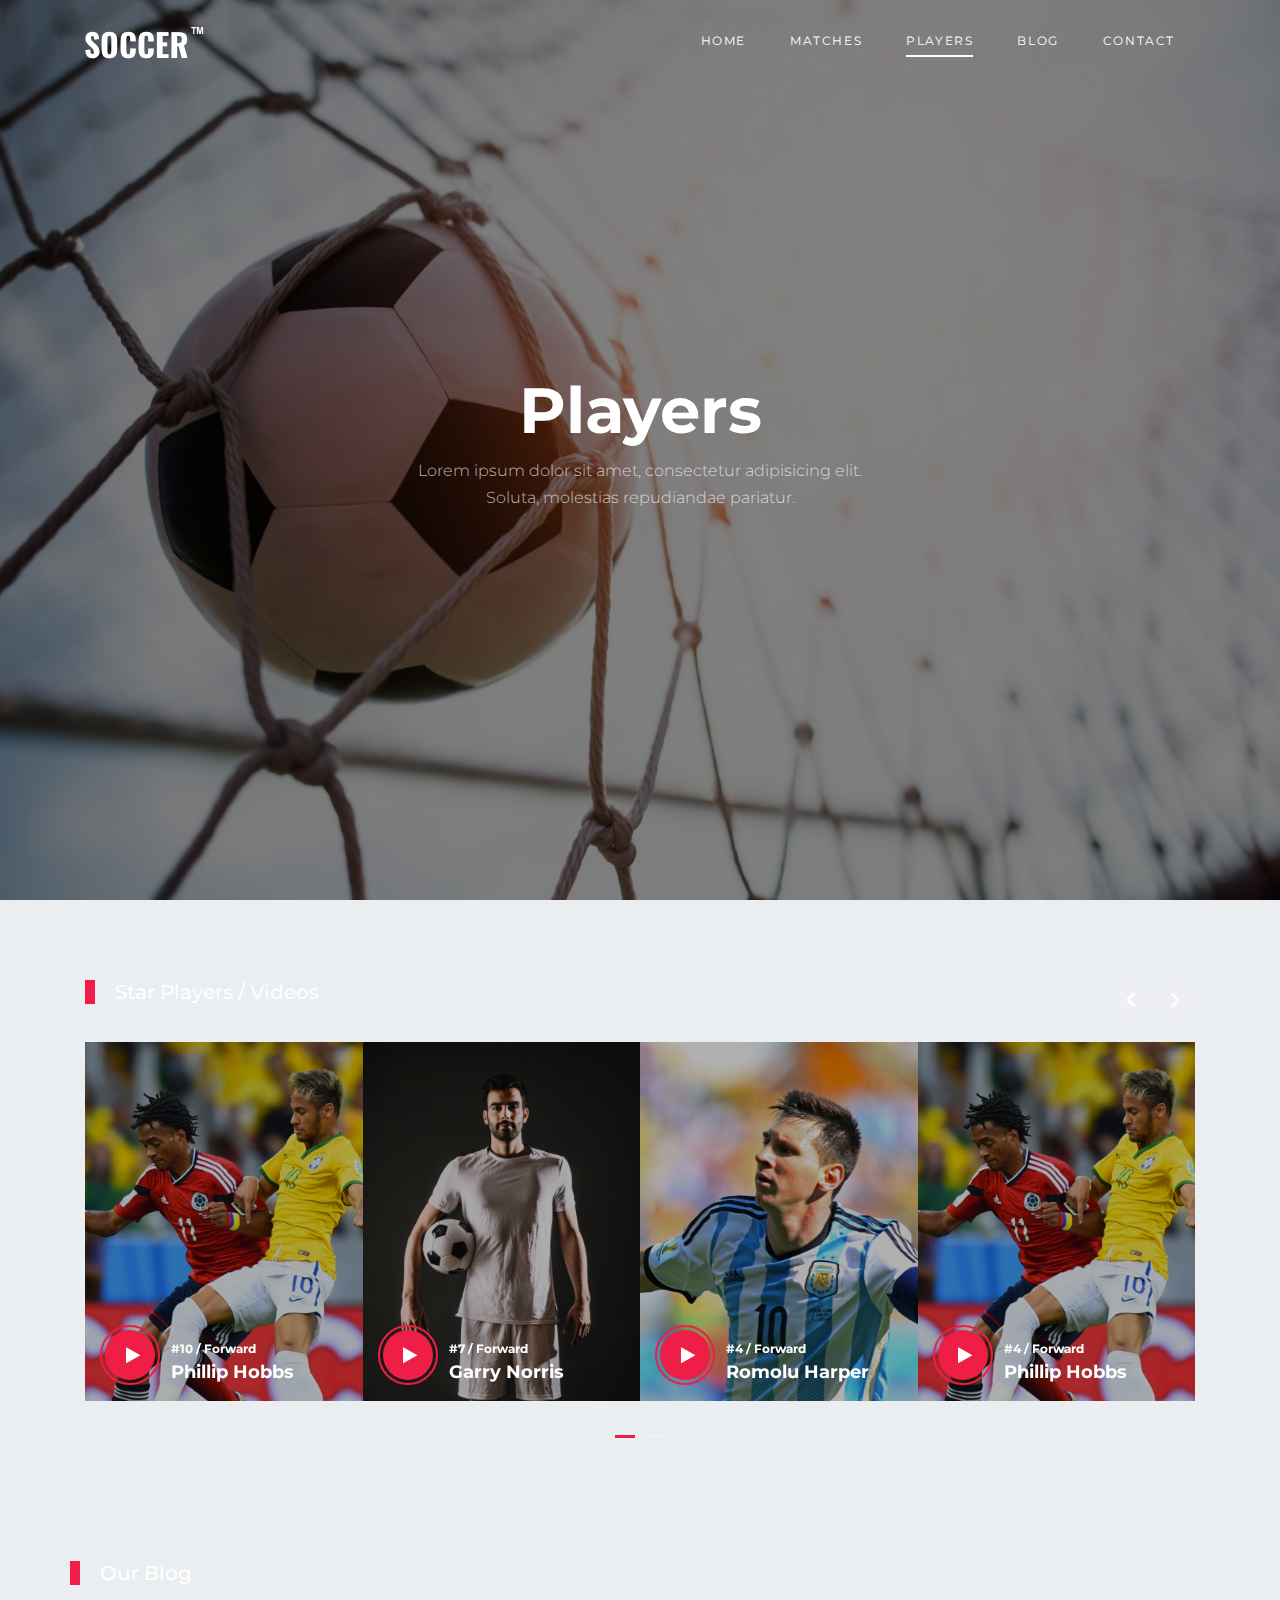
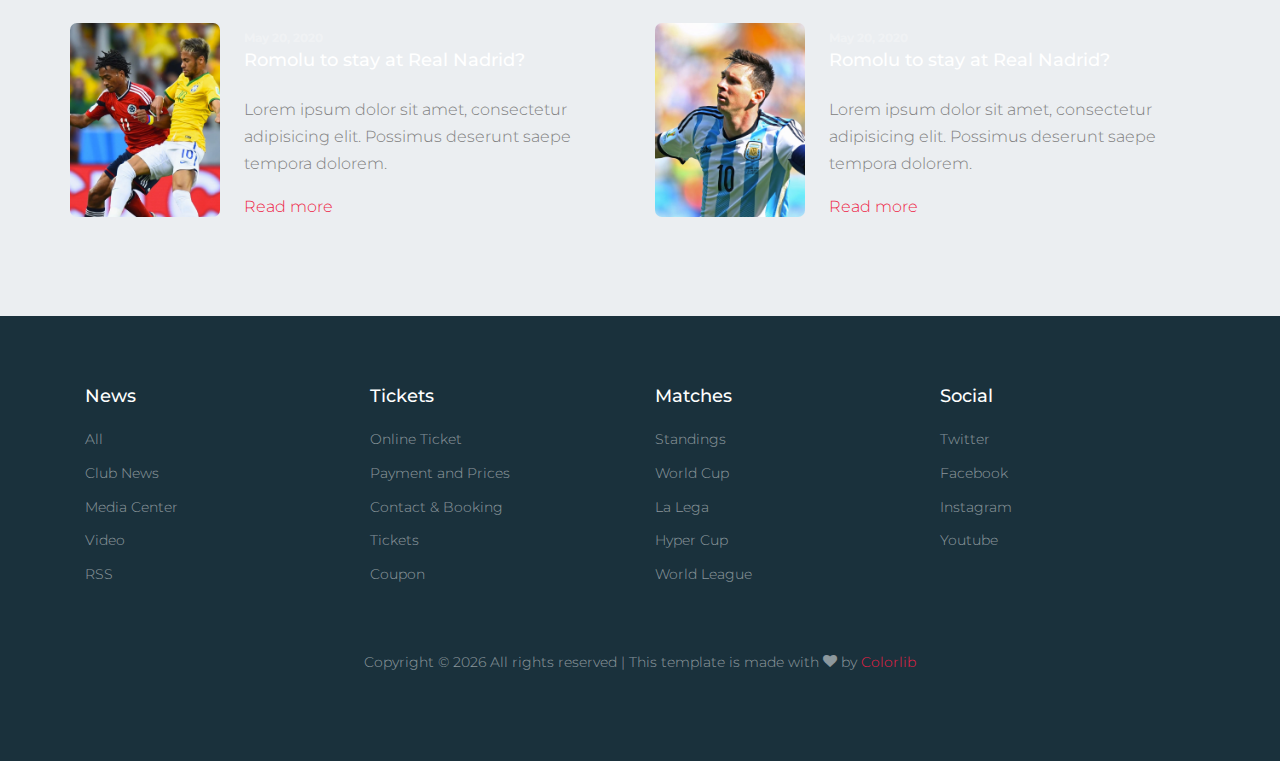
<file: sport/soccer-master/players.html>
<!DOCTYPE html>
<html lang="en">

<head>
  <title>Soccer &mdash; Website by Colorlib</title>
  <meta charset="utf-8">
  <meta name="viewport" content="width=device-width, initial-scale=1, shrink-to-fit=no">


  <link href="https://fonts.googleapis.com/css2?family=Montserrat:wght@400;700&display=swap" rel="stylesheet">

  <link rel="stylesheet" href="fonts/icomoon/style.css">

  <link rel="stylesheet" href="css/bootstrap/bootstrap.css">
  <link rel="stylesheet" href="css/jquery-ui.css">
  <link rel="stylesheet" href="css/owl.carousel.min.css">
  <link rel="stylesheet" href="css/owl.theme.default.min.css">
  <link rel="stylesheet" href="css/owl.theme.default.min.css">

  <link rel="stylesheet" href="css/jquery.fancybox.min.css">

  <link rel="stylesheet" href="css/bootstrap-datepicker.css">

  <link rel="stylesheet" href="fonts/flaticon/font/flaticon.css">

  <link rel="stylesheet" href="css/aos.css">

  <link rel="stylesheet" href="css/style.css">



</head>

<body>

  <div class="site-wrap">

    <div class="site-mobile-menu site-navbar-target">
      <div class="site-mobile-menu-header">
        <div class="site-mobile-menu-close">
          <span class="icon-close2 js-menu-toggle"></span>
        </div>
      </div>
      <div class="site-mobile-menu-body"></div>
    </div>


    <header class="site-navbar py-4" role="banner">

      <div class="container">
        <div class="d-flex align-items-center">
          <div class="site-logo">
            <a href="main1.html">
              <img src="images/logo.png" alt="Logo">
            </a>
          </div>
          <div class="ml-auto">
            <nav class="site-navigation position-relative text-right" role="navigation">
              <ul class="site-menu main-menu js-clone-nav mr-auto d-none d-lg-block">
                <li><a href="index.html" class="nav-link">Home</a></li>
                <li><a href="matches.html" class="nav-link">Matches</a></li>
                <li class="active"><a href="players.html" class="nav-link">Players</a></li>
                <li><a href="blog.html" class="nav-link">Blog</a></li>
                <li><a href="contact.html" class="nav-link">Contact</a></li>
              </ul>
            </nav>

            <a href="#" class="d-inline-block d-lg-none site-menu-toggle js-menu-toggle text-black float-right text-white"><span
                class="icon-menu h3 text-white"></span></a>
          </div>
        </div>
      </div>

    </header>

    <div class="hero overlay" style="background-image: url('images/bg_3.jpg');">
      <div class="container">
        <div class="row align-items-center">
          <div class="col-lg-5 mx-auto text-center">
            <h1 class="text-white">Players</h1>
            <p>Lorem ipsum dolor sit amet, consectetur adipisicing elit. Soluta, molestias repudiandae pariatur.</p>
          </div>
        </div>
      </div>
    </div>

    
    
    <div class="site-section">
      <div class="container">
        <div class="row">
          <div class="col-6 title-section">
            <h2 class="heading">Star Players / Videos</h2>
          </div>
          <div class="col-6 text-right">
            <div class="custom-nav">
            <a href="#" class="js-custom-prev-v2"><span class="icon-keyboard_arrow_left"></span></a>
            <span></span>
            <a href="#" class="js-custom-next-v2"><span class="icon-keyboard_arrow_right"></span></a>
            </div>
          </div>
        </div>


        <div class="owl-4-slider owl-carousel">
          <div class="item">
            <div class="video-media">
              <img src="images/img_1.jpg" alt="Image" class="img-fluid">
              <a href="https://vimeo.com/139714818" class="d-flex play-button align-items-center" data-fancybox>
                <span class="icon mr-3">
                  <span class="icon-play"></span>
                </span>
                <div class="caption">
                  <span class="meta">#10 / Forward</span>
                  <h3 class="m-0">Phillip Hobbs</h3>
                </div>
              </a>
            </div>
          </div>
          <div class="item">
            <div class="video-media">
              <img src="images/img_2.jpg" alt="Image" class="img-fluid">
              <a href="https://vimeo.com/139714818" class="d-flex play-button align-items-center" data-fancybox>
                <span class="icon mr-3">
                  <span class="icon-play"></span>
                </span>
                <div class="caption">
                  <span class="meta">#7 / Forward</span>
                  <h3 class="m-0">Garry Norris</h3>
                </div>
              </a>
            </div>
          </div>
          <div class="item">
            <div class="video-media">
              <img src="images/img_3.jpg" alt="Image" class="img-fluid">
              <a href="https://vimeo.com/139714818" class="d-flex play-button align-items-center" data-fancybox>
                <span class="icon mr-3">
                  <span class="icon-play"></span>
                </span>
                <div class="caption">
                  <span class="meta">#4 / Forward</span>
                  <h3 class="m-0">Romolu Harper</h3>
                </div>
              </a>
            </div>
          </div>

          <div class="item">
            <div class="video-media">
              <img src="images/img_1.jpg" alt="Image" class="img-fluid">
              <a href="https://vimeo.com/139714818" class="d-flex play-button align-items-center" data-fancybox>
                <span class="icon mr-3">
                  <span class="icon-play"></span>
                </span>
                <div class="caption">
                  <span class="meta">#4 / Forward</span>
                  <h3 class="m-0">Phillip Hobbs</h3>
                </div>
              </a>
            </div>
          </div>
          <div class="item">
            <div class="video-media">
              <img src="images/img_2.jpg" alt="Image" class="img-fluid">
              <a href="https://vimeo.com/139714818" class="d-flex play-button align-items-center" data-fancybox>
                <span class="icon mr-3">
                  <span class="icon-play"></span>
                </span>
                <div class="caption">
                  <span class="meta">#1 / GoalKeeper</span>
                  <h3 class="m-0">Garry Norris</h3>
                </div>
              </a>
            </div>
          </div>
          <div class="item">
            <div class="video-media">
              <img src="images/img_3.jpg" alt="Image" class="img-fluid">
              <a href="https://vimeo.com/139714818" class="d-flex play-button align-items-center" data-fancybox>
                <span class="icon mr-3">
                  <span class="icon-play"></span>
                </span>
                <div class="caption">
                  <span class="meta">#8 / Forward</span>
                  <h3 class="m-0">Romolu Harper</h3>
                </div>
              </a>
            </div>
          </div>
        </div>

      </div>
    </div>


    
    <div class="container site-section">
      <div class="row">
        <div class="col-6 title-section">
          <h2 class="heading">Our Blog</h2>
        </div>
      </div>
      <div class="row">
        <div class="col-lg-6">
          <div class="custom-media d-flex">
            <div class="img mr-4">
              <img src="images/img_1.jpg" alt="Image" class="img-fluid">
            </div>
            <div class="text">
              <span class="meta">May 20, 2020</span>
              <h3 class="mb-4"><a href="#">Romolu to stay at Real Nadrid?</a></h3>
              <p>Lorem ipsum dolor sit amet, consectetur adipisicing elit. Possimus deserunt saepe tempora dolorem.</p>
              <p><a href="#">Read more</a></p>
            </div>
          </div>
        </div>
        <div class="col-lg-6">
          <div class="custom-media d-flex">
            <div class="img mr-4">
              <img src="images/img_3.jpg" alt="Image" class="img-fluid">
            </div>
            <div class="text">
              <span class="meta">May 20, 2020</span>
              <h3 class="mb-4"><a href="#">Romolu to stay at Real Nadrid?</a></h3>
              <p>Lorem ipsum dolor sit amet, consectetur adipisicing elit. Possimus deserunt saepe tempora dolorem.</p>
              <p><a href="#">Read more</a></p>
            </div>
          </div>
        </div>
      </div>
    </div>



    <footer class="footer-section">
      <div class="container">
        <div class="row">
          <div class="col-lg-3">
            <div class="widget mb-3">
              <h3>News</h3>
              <ul class="list-unstyled links">
                <li><a href="#">All</a></li>
                <li><a href="#">Club News</a></li>
                <li><a href="#">Media Center</a></li>
                <li><a href="#">Video</a></li>
                <li><a href="#">RSS</a></li>
              </ul>
            </div>
          </div>
          <div class="col-lg-3">
            <div class="widget mb-3">
              <h3>Tickets</h3>
              <ul class="list-unstyled links">
                <li><a href="#">Online Ticket</a></li>
                <li><a href="#">Payment and Prices</a></li>
                <li><a href="#">Contact &amp; Booking</a></li>
                <li><a href="#">Tickets</a></li>
                <li><a href="#">Coupon</a></li>
              </ul>
            </div>
          </div>
          <div class="col-lg-3">
            <div class="widget mb-3">
              <h3>Matches</h3>
              <ul class="list-unstyled links">
                <li><a href="#">Standings</a></li>
                <li><a href="#">World Cup</a></li>
                <li><a href="#">La Lega</a></li>
                <li><a href="#">Hyper Cup</a></li>
                <li><a href="#">World League</a></li>
              </ul>
            </div>
          </div>

          <div class="col-lg-3">
            <div class="widget mb-3">
              <h3>Social</h3>
              <ul class="list-unstyled links">
                <li><a href="#">Twitter</a></li>
                <li><a href="#">Facebook</a></li>
                <li><a href="#">Instagram</a></li>
                <li><a href="#">Youtube</a></li>
              </ul>
            </div>
          </div>

        </div>

        <div class="row text-center">
          <div class="col-md-12">
            <div class=" pt-5">
              <p>
                <!-- Link back to Colorlib can't be removed. Template is licensed under CC BY 3.0. -->
                Copyright &copy;
                <script>
                  document.write(new Date().getFullYear());
                </script> All rights reserved | This template is made with <i class="icon-heart"
                  aria-hidden="true"></i> by <a href="https://colorlib.com" target="_blank">Colorlib</a>
                <!-- Link back to Colorlib can't be removed. Template is licensed under CC BY 3.0. -->
              </p>
            </div>
          </div>

        </div>
      </div>
    </footer>



  </div>
  <!-- .site-wrap -->

  <script src="js/jquery-3.3.1.min.js"></script>
  <script src="js/jquery-migrate-3.0.1.min.js"></script>
  <script src="js/jquery-ui.js"></script>
  <script src="js/popper.min.js"></script>
  <script src="js/bootstrap.min.js"></script>
  <script src="js/owl.carousel.min.js"></script>
  <script src="js/jquery.stellar.min.js"></script>
  <script src="js/jquery.countdown.min.js"></script>
  <script src="js/bootstrap-datepicker.min.js"></script>
  <script src="js/jquery.easing.1.3.js"></script>
  <script src="js/aos.js"></script>
  <script src="js/jquery.fancybox.min.js"></script>
  <script src="js/jquery.sticky.js"></script>
  <script src="js/jquery.mb.YTPlayer.min.js"></script>


  <script src="js/main.js"></script>

</body>

</html>
</file>
<file: food/style.css>
/*
Theme Name: FoodMart
Theme URI: https://templatesjungle.com/
Author: TemplatesJungle
Author URI: https://templatesjungle.com/
Description: FoodMart is specially designed product packaged for eCommerce store websites.
Version: 1.1
*/

/*--------------------------------------------------------------
This is main CSS file that contains custom style rules used in this template
--------------------------------------------------------------*/

/*------------------------------------*\
    Table of contents
\*------------------------------------*/

/*------------------------------------------------

CSS STRUCTURE:

1. VARIABLES

2. GENERAL TYPOGRAPHY
  2.1 General Styles
  2.2 Floating & Alignment
  2.3 Forms
  2.4 Lists
  2.5 Code
  2.6 Tables
  2.7 Spacing
  2.8 Utilities
  2.9 Misc
    - Row Border
    - Zoom Effect
  2.10 Buttons
    - Button Sizes
    - Button Shapes
    - Button Color Scheme
    - Button Aligns
  2.11 Section
    - Hero Section
    - Section Title
    - Section Paddings
    - Section Margins
    - Section Bg Colors
    - Content Colors
    - Content Borders

3. EXTENDED TYPOGRAPHY
  3.1 Blockquote / Pullquote
  3.2 Text Highlights

4. CONTENT ELEMENTS
  4.1 Tabs
  4.2 Accordions
  4.3 Brand Carousel
  4.4 Category Carousel

5. BLOG STYLES
  5.1 Blog Single Post
  5.2 About Author
  5.3 Comments List
  5.4 Comments Form3

6. SITE STRUCTURE
  6.1 Header
    - Header Menu
    - Nav Sidebar
  6.2 Billboard
  6.3 About Us Section
  6.4 Video Section
  6.5 Selling Products Section
  6.6 Quotation Section
  6.7 Latest Blogs Section
  6.8 Newsletter Section
  6.9 Instagram Section
  6.10 Footer
    - Footer Top
    - Footer Bottom

7. OTHER PAGES
  7.1 Product detail
  7.2 Shop page

    
/*--------------------------------------------------------------
/** 1. VARIABLES
--------------------------------------------------------------*/
:root {
    /* widths for rows and containers
     */
    --header-height       : 160px;
    --header-height-min   : 80px;
}
/* on mobile devices below 600px
 */
@media screen and (max-width: 600px) {
    :root {
        --header-height : 100px;
        --header-height-min   : 80px;
    }
}
/* Theme Colors */
:root {
    --accent-color       : #FFC43F;
    --dark-color         : #222222;
    --light-dark-color   : #727272;
    --light-color        : #fff;
    --grey-color         : #dbdbdb;
    --light-grey-color   : #fafafa;
    --primary-color      : #6995B1;
    --light-primary-color   : #eef1f3;
}

/* Fonts */
:root {
    --body-font           : "Open Sans", sans-serif;
    --heading-font        : "Nunito", sans-serif;
}

body {
  --bs-link-color: #333;
  --bs-link-hover-color:#333;

  --bs-link-color-rgb: 40,40,40;
  --bs-link-hover-color-rgb: 0,0,0;

  /* --bs-link-color: #FFC43F;
  --bs-link-hover-color: #FFC43F; */

  --bs-light-rgb: 248, 248, 248;

  --bs-font-sans-serif: "Open Sans", sans-serif;
  --bs-body-font-family: var(--bs-font-sans-serif);
  --bs-body-font-size: 1rem;
  --bs-body-font-weight: 400;
  --bs-body-line-height: 2;
  --bs-body-color: #747474;

  --bs-primary: #FFC43F;
  --bs-primary-rgb: 255, 196, 63;

  --bs-success: #a3be4c;
  --bs-success-rgb: 163, 190, 76;
  
  --bs-primary-bg-subtle: #FFF9EB;
  --bs-success-bg-subtle: #eef5e5;
  
  --bs-border-color: #F7F7F7;

  --bs-secondary-rgb: 230, 243, 251;
  /* --bs-success-rgb: 238, 245, 228; */
  --bs-danger-rgb: 249, 235, 231;
  --bs-warning-rgb: 255, 249, 235;
  --bs-info-rgb: 230, 243, 250;
}
.btn-primary {
  --bs-btn-color: #fff;
  --bs-btn-bg: #ffc43f;
  --bs-btn-border-color: transparent;
  --bs-btn-hover-color: #fff;
  --bs-btn-hover-bg: #f7a422;
  --bs-btn-hover-border-color: transparent;
  --bs-btn-focus-shadow-rgb: 49,132,253;
  --bs-btn-active-color: #fff;
  --bs-btn-active-bg: #ffc43f;
  --bs-btn-active-border-color: transparent;
  --bs-btn-active-shadow: inset 0 3px 5px rgba(0, 0, 0, 0.125);
  --bs-btn-disabled-color: #fff;
  --bs-btn-disabled-bg: #d3d7dd;
  --bs-btn-disabled-border-color: transparent;
}
.btn-outline-primary {
  --bs-btn-color: #ffc43f;
  --bs-btn-border-color: #ffc43f;
  --bs-btn-hover-color: #fff;
  --bs-btn-hover-bg: #ffc107;
  --bs-btn-hover-border-color: #ffc107;
  --bs-btn-focus-shadow-rgb: 13,110,253;
  --bs-btn-active-color: #fff;
  --bs-btn-active-bg: #ffc107;
  --bs-btn-active-border-color: #ffc107;
  --bs-btn-active-shadow: inset 0 3px 5px rgba(0, 0, 0, 0.125);
  --bs-btn-disabled-color: #fff3cd;
  --bs-btn-disabled-bg: transparent;
  --bs-btn-disabled-border-color: #fff3cd;
  --bs-gradient: none;
}
.btn-outline-light {
  --bs-btn-color: #747474;
  --bs-btn-border-color: #EFEFEF;
  --bs-btn-hover-color: #000;
  --bs-btn-hover-bg: #EFEFEF;
  --bs-btn-hover-border-color: #EFEFEF;
  --bs-btn-focus-shadow-rgb: 248,249,250;
  --bs-btn-active-color: #000;
  --bs-btn-active-bg: #EFEFEF;
  --bs-btn-active-border-color: #EFEFEF;
  --bs-btn-active-shadow: inset 0 3px 5px rgba(0, 0, 0, 0.125);
  --bs-btn-disabled-color: #EFEFEF;
  --bs-btn-disabled-bg: transparent;
  --bs-btn-disabled-border-color: #EFEFEF;
  --bs-gradient: none;
}
.btn-warning {
  --bs-btn-color: #747474;
  --bs-btn-bg: #FCF7EB;
  --bs-btn-border-color: #FCF7EB;
  --bs-btn-hover-color: #747474;
  --bs-btn-hover-bg: #FFECBE;
  --bs-btn-hover-border-color: #FFECBE;
  --bs-btn-focus-shadow-rgb: 217,164,6;
  --bs-btn-active-color: #000;
  --bs-btn-active-bg: #FFECBE;
  --bs-btn-active-border-color: #FFECBE;
  --bs-btn-active-shadow: inset 0 3px 5px rgba(0, 0, 0, 0.125);
  --bs-btn-disabled-color: #000;
  --bs-btn-disabled-bg: #FCF7EB;
  --bs-btn-disabled-border-color: #FCF7EB;
}
.btn-success {
  --bs-btn-color: #222;
  --bs-btn-bg: #EEF5E4;
  --bs-btn-border-color: #EEF5E4;
  --bs-btn-hover-color: #222;
  --bs-btn-hover-bg: #9de3c2;
  --bs-btn-hover-border-color: #9de3c2;
  --bs-btn-focus-shadow-rgb: 60,153,110;
  --bs-btn-active-color: #222;
  --bs-btn-active-bg: #9de3c2;
  --bs-btn-active-border-color: #9de3c2;
  --bs-btn-active-shadow: inset 0 3px 5px rgba(0, 0, 0, 0.125);
  --bs-btn-disabled-color: #222;
  --bs-btn-disabled-bg: #EEF5E4;
  --bs-btn-disabled-border-color: #EEF5E4;
}
.btn-danger {
  --bs-btn-color: #222;
  --bs-btn-bg: #FFEADA;
  --bs-btn-border-color: #FFEADA;
  --bs-btn-hover-color: #222;
  --bs-btn-hover-bg: #ecc9af;
  --bs-btn-hover-border-color: #ecc9af;
  --bs-btn-focus-shadow-rgb: 60,153,110;
  --bs-btn-active-color: #222;
  --bs-btn-active-bg: #ecc9af;
  --bs-btn-active-border-color: #ecc9af;
  --bs-btn-active-shadow: inset 0 3px 5px rgba(0, 0, 0, 0.125);
  --bs-btn-disabled-color: #222;
  --bs-btn-disabled-bg: #FFEADA;
  --bs-btn-disabled-border-color: #FFEADA;
}
body {
  letter-spacing: 0.03em;
}
h1,h2,h3,h4,h5,h6 {
  font-family: var(--heading-font);
  color: var(--dark-color);
  font-weight: 700;
}
.display-1,
.display-2,
.display-3,
.display-4,
.display-5,
.display-6 {
  font-weight: 700;
}
.breadcrumb.text-white {
  --bs-breadcrumb-divider-color: #fff;
  --bs-breadcrumb-item-active-color: var(--bs-primary);
}
.dropdown-menu {
  --bs-dropdown-link-active-bg: var(--bs-primary);
}
.nav-pills .nav-link {
  --bs-nav-pills-link-active-color: #111;
  --bs-nav-pills-link-active-bg: #f1f1f1;
}

.container, .container-fluid, .container-lg, .container-md, .container-sm, .container-xl, .container-xxl {
  --bs-gutter-x: 3rem;
}
/*----------------------------------------------*/
/* 6. SITE STRUCTURE */
/*----------------------------------------------*/
/* 6.1 Header
--------------------------------------------------------------*/
/* Preloader */
.preloader-wrapper {
  width: 100%;
  height: 100vh;
  margin: 0 auto;
  position: fixed;
  top: 0;
  left: 0;
  z-index: 111;
  background: #fff;
}

.preloader-wrapper .preloader {
  margin: 20% auto 0;
  transform: translateZ(0);
}

.preloader:before,
.preloader:after {
  content: '';
  position: absolute;
  top: 0;
}

.preloader:before,
.preloader:after,
.preloader {
  border-radius: 50%;
  width: 2em;
  height: 2em;
  animation: animation 1.2s infinite ease-in-out;
}

.preloader {
  animation-delay: -0.16s;
}

.preloader:before {
  left: -3.5em;
  animation-delay: -0.32s;
}

.preloader:after {
  left: 3.5em;
}

@keyframes animation {
  0%,
  80%,
  100% {
    box-shadow: 0 2em 0 -1em var(--accent-color);
  }
  40% {
    box-shadow: 0 2em 0 0 var(--accent-color);
  }
}

/* *** Start editing below this line *** */
.container-fluid {
  max-width: 1600px;
}
.banner-blocks {
  display: grid;
  grid-template-columns: repeat(12, 1fr);
  grid-template-rows: repeat(2, 1fr);
  grid-gap: 2rem;
}
.block-1 { grid-area: 1 / 1 / 3 / 8; }
.block-2 { grid-area: 1 / 8 / 2 / 13; }
.block-3 { grid-area: 2 / 8 / 3 / 13; }

@media screen and (max-width:1140px) {
  .banner-blocks {
    grid-template-columns: 1fr;
    grid-template-rows: repeat(4, 1fr);
  }
  .block-1 { grid-area: 1 / 1 / 3 / 2; }
  .block-2 { grid-area: 3 / 1 / 4 / 2; }
  .block-3 { grid-area: 4 / 1 / 5 / 2; }
  
}

/* banner ad */
.banner-ad {
  position: relative;
  overflow: hidden;
  border-radius: 12px;
}
.banner-ad.blue {
  background: #e6f3fb;
}
.banner-ad .swiper-pagination {
  bottom: 40px;
  left: 0;
  right: 0;
}
.banner-ad .swiper-pagination .swiper-pagination-bullet {
  width: 16px;
  height: 16px;
  margin: 4px;
  background: #FFF;
  opacity: 1;
  transition: background 0.3s ease-out;
}
.banner-ad .swiper-pagination .swiper-pagination-bullet.swiper-pagination-bullet-active{
  background: #FFC43F;
}
.banner-ad .swiper-slide {
  min-height: 630px;
  display: flex;
}
/* .banner-ad .banner-content {
  padding: 52px;
}
.banner-ad.large .banner-content {
  padding: 90px;
} */
.banner-ad .banner-content .categories {
  font-family: 'Garamond';
  font-size: 37px;
  text-transform: capitalize;
  color: var(--dark-color);
}
.banner-ad .banner-content .sale {
  position: relative;
  display: inline-block;
}
.banner-ad .banner-content .sale:before {
  content: '';
  width: 80px;
  border-bottom: 1px solid #111;
  position: absolute;
  bottom: 6px;
}
.banner-ad .banner-content .sale:after {
  content: 'SALE';
  font-family: var(--body-font);
  position: absolute;
  font-size: 11px;
  line-height: 15px;
  letter-spacing: 0.3em;
  text-transform: uppercase;
  color: #252525;
  bottom: 0;
  right: 0;
}
.banner-ad .banner-content .banner-title {
  letter-spacing: 0.02em;
  font-size: 33px;
}
.banner-ad.large .banner-content .categories {
  color: var(--accent-color);
}
.banner-ad.large .banner-content .banner-title {
  font-size: 54px;
}

/* Swiper carousel */
.swiper-prev,
.swiper-next {
  width: 38px;
  height: 38px;
  line-height: 38px;
  background: #F1F1F1;
  color: #222222;
  padding: 0;
  text-align: center;
  border-radius: 10px;
  --bs-btn-border-color: transparent;
  --bs-btn-active-bg: #ec9b22;
  --bs-btn-active-border-color: transparent;
  --bs-btn-hover-bg: #FFC43F;
  --bs-btn-hover-border-color: transparent;
  --bs-btn-disabled-color: #ccc;
  --bs-btn-disabled-bg: #eaeaea;
  --bs-btn-disabled-border-color: #eaeaea
}
.swiper-prev:hover,
.swiper-next:hover {
  background: #FFC43F;
}
.btn-link {
  margin-right: 30px;
  font-weight: 600;
  font-size: 16px;
  line-height: 22px;
  text-align: right;
  text-transform: capitalize;
  color: #787878;
}
/* category carousel */
.category-carousel .category-item {
  background: #FFFFFF;
  border: 1px solid #FBFBFB;
  box-shadow: 0px 5px 22px rgba(0, 0, 0, 0.04);
  border-radius: 16px;
  text-align: center;
  padding: 60px 20px;
  margin: 20px 0;
  transition: box-shadow 0.3s ease-out, transform 0.3s ease-out;
}
.category-carousel .category-item:hover {
  transform: translate3d(0,-10px,0);
  box-shadow: 0px 21px 44px rgba(0, 0, 0, 0.08);
}
.category-carousel .category-item .category-title {
  font-weight: 600;
  font-size: 20px;
  line-height: 27px;
  letter-spacing: 0.02em;
  text-transform: capitalize;
  color: #222222;
  margin-top: 20px;
}

/* brand carousel */
.brand-carousel .brand-item {
  background: #FFFFFF;
  border: 1px solid #FBFBFB;
  box-shadow: 0px 5px 22px rgba(0, 0, 0, 0.04);
  border-radius: 16px;
  padding: 16px;
}
.brand-carousel .brand-item img {
  width: 100%;
  border-radius: 12px;
}
.brand-carousel .brand-item .brand-details {
  margin-left: 15px;
}
.brand-carousel .brand-item .brand-title {
  margin: 0;
}

/* product tabs */
.product-tabs .nav-tabs {
  justify-content: flex-end;
  border: none;
  
  --bs-nav-link-hover-color: #111;
  --bs-nav-link-color: #555;
  --bs-nav-tabs-link-border-color: #fff;
  --bs-nav-tabs-link-hover-border-color: transparent;
  --bs-nav-tabs-link-active-border-color: #fff;
}
.product-tabs .nav-tabs .nav-link.active, 
.product-tabs .nav-tabs .nav-item.show .nav-link {
  /* border: none; */
  border-bottom: 3px solid var(--accent-color);
}

/* product-grid */
/* .product-grid {
  gap: 25px;
} */
.product-item {
  position: relative;
  padding: 16px;
  background: #FFFFFF;
  border: 1px solid #FBFBFB;
  box-shadow: 0px 5px 22px rgba(0, 0, 0, 0.04);
  border-radius: 16px;
  margin-bottom: 30px;
  transition: box-shadow 0.3s ease-out;
}
.product-item:hover {
  box-shadow: 0px 21px 44px rgba(0, 0, 0, 0.08);
}
.product-item h3 {
  display: block;
  width: 100%;
  font-weight: 600;
  font-size: 18px;
  line-height: 25px;
  text-transform: capitalize;
  color: #333333;
  margin: 0;
}
.product-item figure {
  background: #F9F9F9;
  border-radius: 12px;
  text-align: center;
}
.product-item figure img {
  max-height: 210px;
  height: auto;
}
.product-item .btn-wishlist {
  position: absolute;
  top: 20px;
  right: 20px;
  width: 50px;
  height: 50px;
  border-radius: 50px;
  display: flex;
  align-items: center;
  justify-content: center;
  background: #fff;
  border: 1px solid #d8d8d8;
  transition: all 0.3s ease-out;
}
.product-item .btn-wishlist:hover {
  background: rgb(240, 56, 56);
  color: #fff;
}
.product-item .qty {
  font-weight: 400;
  font-size: 13px;
  line-height: 18px;
  letter-spacing: 0.02em;
  text-transform: uppercase;
  color: #9D9D9D;
}
.product-item .rating {
  font-weight: 600;
  font-size: 13px;
  line-height: 18px;
  text-transform: capitalize;
  color: #222222;
}
.product-item .rating iconify-icon {
  color: #FFC43F;
}
.product-item .price {
  display: block;
  width: 100%;
  font-weight: 600;
  font-size: 22px;
  line-height: 30px;
  text-transform: capitalize;
  color: #222222;
}
.product-item .product-qty {
  width: 85px;
}
.product-item .btn-link {
  text-decoration: none;
}
.product-item #quantity {
  height: auto;
  width: 28px;
  text-align: center;
  border: none;
  margin: 0;
  padding: 0;
}
.product-item .btn-number {
  width: 26px;
  height: 26px;
  line-height: 1;
  text-align: center;
  background: #FFFFFF;
  border: 1px solid #E2E2E2;
  border-radius: 6px;
  color: #222;
  padding: 0;
}

/* cart */
.cart .product-qty {
  min-width: 130px;
}

/* floating image */
.image-float {
  margin-top: -140px;
  margin-bottom: -140px;
}
@media screen and (max-width:991px) {
  .image-float {
    margin: 0;
  }
}
 /* post item */
.post-item .post-meta {
  font-size: 0.8rem;
  line-height: 1;
}
.post-item .post-meta svg {
  margin-right: 5px;
}

@media screen and (max-width: 991px) {
  /* offcanvas menu */
  .offcanvas-body .nav-item {
    font-weight: 700;
    border-bottom: 1px solid #d1d1d1;
  }
  .offcanvas-body .filter-categories {
    width: 100%;
    margin-bottom: 20px !important;
    border: 1px solid #d1d1d1 !important;
    padding: 14px;
    border-radius: 8px;
  }
  /* dropdown-menu */
  .dropdown-menu {
    padding: 0;
    border: none;
    line-height: 1.4;
    font-size: 0.9em;
  }
  .dropdown-menu a {
    padding-left: 0;
  }
  .dropdown-toggle::after {
    position: absolute;
    right: 0;
    top: 21px;
  }
}

/* single product */
/* product-thumbnail-slider */
.product-thumbnail-slider {
  height: 740px;
}
@media screen and (max-width:992px) {
  .product-thumbnail-slider {
    margin-top: 20px;
    height: auto;
  }
}
@media screen and (min-width:992px) {
  .product-thumbnail-slider {
    height: 520px;
  }
}
@media screen and (min-width:1200px) {
  .product-thumbnail-slider {
    height: 740px;
  }
}
</file>
<file: sport/soccer-master/fonts/icomoon/style.css>
@font-face {
  font-family: 'icomoon';
  src:  url('fonts/icomoon.eot?10si43');
  src:  url('fonts/icomoon.eot?10si43#iefix') format('embedded-opentype'),
    url('fonts/icomoon.ttf?10si43') format('truetype'),
    url('fonts/icomoon.woff?10si43') format('woff'),
    url('fonts/icomoon.svg?10si43#icomoon') format('svg');
  font-weight: normal;
  font-style: normal;
}

[class^="icon-"], [class*=" icon-"] {
  /* use !important to prevent issues with browser extensions that change fonts */
  font-family: 'icomoon' !important;
  speak: none;
  font-style: normal;
  font-weight: normal;
  font-variant: normal;
  text-transform: none;
  line-height: 1;

  /* Better Font Rendering =========== */
  -webkit-font-smoothing: antialiased;
  -moz-osx-font-smoothing: grayscale;
}

.icon-asterisk:before {
  content: "\f069";
}
.icon-plus:before {
  content: "\f067";
}
.icon-question:before {
  content: "\f128";
}
.icon-minus:before {
  content: "\f068";
}
.icon-glass:before {
  content: "\f000";
}
.icon-music:before {
  content: "\f001";
}
.icon-search:before {
  content: "\f002";
}
.icon-envelope-o:before {
  content: "\f003";
}
.icon-heart:before {
  content: "\f004";
}
.icon-star:before {
  content: "\f005";
}
.icon-star-o:before {
  content: "\f006";
}
.icon-user:before {
  content: "\f007";
}
.icon-film:before {
  content: "\f008";
}
.icon-th-large:before {
  content: "\f009";
}
.icon-th:before {
  content: "\f00a";
}
.icon-th-list:before {
  content: "\f00b";
}
.icon-check:before {
  content: "\f00c";
}
.icon-close:before {
  content: "\f00d";
}
.icon-remove:before {
  content: "\f00d";
}
.icon-times:before {
  content: "\f00d";
}
.icon-search-plus:before {
  content: "\f00e";
}
.icon-search-minus:before {
  content: "\f010";
}
.icon-power-off:before {
  content: "\f011";
}
.icon-signal:before {
  content: "\f012";
}
.icon-cog:before {
  content: "\f013";
}
.icon-gear:before {
  content: "\f013";
}
.icon-trash-o:before {
  content: "\f014";
}
.icon-home:before {
  content: "\f015";
}
.icon-file-o:before {
  content: "\f016";
}
.icon-clock-o:before {
  content: "\f017";
}
.icon-road:before {
  content: "\f018";
}
.icon-download:before {
  content: "\f019";
}
.icon-arrow-circle-o-down:before {
  content: "\f01a";
}
.icon-arrow-circle-o-up:before {
  content: "\f01b";
}
.icon-inbox:before {
  content: "\f01c";
}
.icon-play-circle-o:before {
  content: "\f01d";
}
.icon-repeat:before {
  content: "\f01e";
}
.icon-rotate-right:before {
  content: "\f01e";
}
.icon-refresh:before {
  content: "\f021";
}
.icon-list-alt:before {
  content: "\f022";
}
.icon-lock:before {
  content: "\f023";
}
.icon-flag:before {
  content: "\f024";
}
.icon-headphones:before {
  content: "\f025";
}
.icon-volume-off:before {
  content: "\f026";
}
.icon-volume-down:before {
  content: "\f027";
}
.icon-volume-up:before {
  content: "\f028";
}
.icon-qrcode:before {
  content: "\f029";
}
.icon-barcode:before {
  content: "\f02a";
}
.icon-tag:before {
  content: "\f02b";
}
.icon-tags:before {
  content: "\f02c";
}
.icon-book:before {
  content: "\f02d";
}
.icon-bookmark:before {
  content: "\f02e";
}
.icon-print:before {
  content: "\f02f";
}
.icon-camera:before {
  content: "\f030";
}
.icon-font:before {
  content: "\f031";
}
.icon-bold:before {
  content: "\f032";
}
.icon-italic:before {
  content: "\f033";
}
.icon-text-height:before {
  content: "\f034";
}
.icon-text-width:before {
  content: "\f035";
}
.icon-align-left:before {
  content: "\f036";
}
.icon-align-center:before {
  content: "\f037";
}
.icon-align-right:before {
  content: "\f038";
}
.icon-align-justify:before {
  content: "\f039";
}
.icon-list:before {
  content: "\f03a";
}
.icon-dedent:before {
  content: "\f03b";
}
.icon-outdent:before {
  content: "\f03b";
}
.icon-indent:before {
  content: "\f03c";
}
.icon-video-camera:before {
  content: "\f03d";
}
.icon-image:before {
  content: "\f03e";
}
.icon-photo:before {
  content: "\f03e";
}
.icon-picture-o:before {
  content: "\f03e";
}
.icon-pencil:before {
  content: "\f040";
}
.icon-map-marker:before {
  content: "\f041";
}
.icon-adjust:before {
  content: "\f042";
}
.icon-tint:before {
  content: "\f043";
}
.icon-edit:before {
  content: "\f044";
}
.icon-pencil-square-o:before {
  content: "\f044";
}
.icon-share-square-o:before {
  content: "\f045";
}
.icon-check-square-o:before {
  content: "\f046";
}
.icon-arrows:before {
  content: "\f047";
}
.icon-step-backward:before {
  content: "\f048";
}
.icon-fast-backward:before {
  content: "\f049";
}
.icon-backward:before {
  content: "\f04a";
}
.icon-play:before {
  content: "\f04b";
}
.icon-pause:before {
  content: "\f04c";
}
.icon-stop:before {
  content: "\f04d";
}
.icon-forward:before {
  content: "\f04e";
}
.icon-fast-forward:before {
  content: "\f050";
}
.icon-step-forward:before {
  content: "\f051";
}
.icon-eject:before {
  content: "\f052";
}
.icon-chevron-left:before {
  content: "\f053";
}
.icon-chevron-right:before {
  content: "\f054";
}
.icon-plus-circle:before {
  content: "\f055";
}
.icon-minus-circle:before {
  content: "\f056";
}
.icon-times-circle:before {
  content: "\f057";
}
.icon-check-circle:before {
  content: "\f058";
}
.icon-question-circle:before {
  content: "\f059";
}
.icon-info-circle:before {
  content: "\f05a";
}
.icon-crosshairs:before {
  content: "\f05b";
}
.icon-times-circle-o:before {
  content: "\f05c";
}
.icon-check-circle-o:before {
  content: "\f05d";
}
.icon-ban:before {
  content: "\f05e";
}
.icon-arrow-left:before {
  content: "\f060";
}
.icon-arrow-right:before {
  content: "\f061";
}
.icon-arrow-up:before {
  content: "\f062";
}
.icon-arrow-down:before {
  content: "\f063";
}
.icon-mail-forward:before {
  content: "\f064";
}
.icon-share:before {
  content: "\f064";
}
.icon-expand:before {
  content: "\f065";
}
.icon-compress:before {
  content: "\f066";
}
.icon-exclamation-circle:before {
  content: "\f06a";
}
.icon-gift:before {
  content: "\f06b";
}
.icon-leaf:before {
  content: "\f06c";
}
.icon-fire:before {
  content: "\f06d";
}
.icon-eye:before {
  content: "\f06e";
}
.icon-eye-slash:before {
  content: "\f070";
}
.icon-exclamation-triangle:before {
  content: "\f071";
}
.icon-warning:before {
  content: "\f071";
}
.icon-plane:before {
  content: "\f072";
}
.icon-calendar:before {
  content: "\f073";
}
.icon-random:before {
  content: "\f074";
}
.icon-comment:before {
  content: "\f075";
}
.icon-magnet:before {
  content: "\f076";
}
.icon-chevron-up:before {
  content: "\f077";
}
.icon-chevron-down:before {
  content: "\f078";
}
.icon-retweet:before {
  content: "\f079";
}
.icon-shopping-cart:before {
  content: "\f07a";
}
.icon-folder:before {
  content: "\f07b";
}
.icon-folder-open:before {
  content: "\f07c";
}
.icon-arrows-v:before {
  content: "\f07d";
}
.icon-arrows-h:before {
  content: "\f07e";
}
.icon-bar-chart:before {
  content: "\f080";
}
.icon-bar-chart-o:before {
  content: "\f080";
}
.icon-twitter-square:before {
  content: "\f081";
}
.icon-facebook-square:before {
  content: "\f082";
}
.icon-camera-retro:before {
  content: "\f083";
}
.icon-key:before {
  content: "\f084";
}
.icon-cogs:before {
  content: "\f085";
}
.icon-gears:before {
  content: "\f085";
}
.icon-comments:before {
  content: "\f086";
}
.icon-thumbs-o-up:before {
  content: "\f087";
}
.icon-thumbs-o-down:before {
  content: "\f088";
}
.icon-star-half:before {
  content: "\f089";
}
.icon-heart-o:before {
  content: "\f08a";
}
.icon-sign-out:before {
  content: "\f08b";
}
.icon-linkedin-square:before {
  content: "\f08c";
}
.icon-thumb-tack:before {
  content: "\f08d";
}
.icon-external-link:before {
  content: "\f08e";
}
.icon-sign-in:before {
  content: "\f090";
}
.icon-trophy:before {
  content: "\f091";
}
.icon-github-square:before {
  content: "\f092";
}
.icon-upload:before {
  content: "\f093";
}
.icon-lemon-o:before {
  content: "\f094";
}
.icon-phone:before {
  content: "\f095";
}
.icon-square-o:before {
  content: "\f096";
}
.icon-bookmark-o:before {
  content: "\f097";
}
.icon-phone-square:before {
  content: "\f098";
}
.icon-twitter:before {
  content: "\f099";
}
.icon-facebook:before {
  content: "\f09a";
}
.icon-facebook-f:before {
  content: "\f09a";
}
.icon-github:before {
  content: "\f09b";
}
.icon-unlock:before {
  content: "\f09c";
}
.icon-credit-card:before {
  content: "\f09d";
}
.icon-feed:before {
  content: "\f09e";
}
.icon-rss:before {
  content: "\f09e";
}
.icon-hdd-o:before {
  content: "\f0a0";
}
.icon-bullhorn:before {
  content: "\f0a1";
}
.icon-bell-o:before {
  content: "\f0a2";
}
.icon-certificate:before {
  content: "\f0a3";
}
.icon-hand-o-right:before {
  content: "\f0a4";
}
.icon-hand-o-left:before {
  content: "\f0a5";
}
.icon-hand-o-up:before {
  content: "\f0a6";
}
.icon-hand-o-down:before {
  content: "\f0a7";
}
.icon-arrow-circle-left:before {
  content: "\f0a8";
}
.icon-arrow-circle-right:before {
  content: "\f0a9";
}
.icon-arrow-circle-up:before {
  content: "\f0aa";
}
.icon-arrow-circle-down:before {
  content: "\f0ab";
}
.icon-globe:before {
  content: "\f0ac";
}
.icon-wrench:before {
  content: "\f0ad";
}
.icon-tasks:before {
  content: "\f0ae";
}
.icon-filter:before {
  content: "\f0b0";
}
.icon-briefcase:before {
  content: "\f0b1";
}
.icon-arrows-alt:before {
  content: "\f0b2";
}
.icon-group:before {
  content: "\f0c0";
}
.icon-users:before {
  content: "\f0c0";
}
.icon-chain:before {
  content: "\f0c1";
}
.icon-link:before {
  content: "\f0c1";
}
.icon-cloud:before {
  content: "\f0c2";
}
.icon-flask:before {
  content: "\f0c3";
}
.icon-cut:before {
  content: "\f0c4";
}
.icon-scissors:before {
  content: "\f0c4";
}
.icon-copy:before {
  content: "\f0c5";
}
.icon-files-o:before {
  content: "\f0c5";
}
.icon-paperclip:before {
  content: "\f0c6";
}
.icon-floppy-o:before {
  content: "\f0c7";
}
.icon-save:before {
  content: "\f0c7";
}
.icon-square:before {
  content: "\f0c8";
}
.icon-bars:before {
  content: "\f0c9";
}
.icon-navicon:before {
  content: "\f0c9";
}
.icon-reorder:before {
  content: "\f0c9";
}
.icon-list-ul:before {
  content: "\f0ca";
}
.icon-list-ol:before {
  content: "\f0cb";
}
.icon-strikethrough:before {
  content: "\f0cc";
}
.icon-underline:before {
  content: "\f0cd";
}
.icon-table:before {
  content: "\f0ce";
}
.icon-magic:before {
  content: "\f0d0";
}
.icon-truck:before {
  content: "\f0d1";
}
.icon-pinterest:before {
  content: "\f0d2";
}
.icon-pinterest-square:before {
  content: "\f0d3";
}
.icon-google-plus-square:before {
  content: "\f0d4";
}
.icon-google-plus:before {
  content: "\f0d5";
}
.icon-money:before {
  content: "\f0d6";
}
.icon-caret-down:before {
  content: "\f0d7";
}
.icon-caret-up:before {
  content: "\f0d8";
}
.icon-caret-left:before {
  content: "\f0d9";
}
.icon-caret-right:before {
  content: "\f0da";
}
.icon-columns:before {
  content: "\f0db";
}
.icon-sort:before {
  content: "\f0dc";
}
.icon-unsorted:before {
  content: "\f0dc";
}
.icon-sort-desc:before {
  content: "\f0dd";
}
.icon-sort-down:before {
  content: "\f0dd";
}
.icon-sort-asc:before {
  content: "\f0de";
}
.icon-sort-up:before {
  content: "\f0de";
}
.icon-envelope:before {
  content: "\f0e0";
}
.icon-linkedin:before {
  content: "\f0e1";
}
.icon-rotate-left:before {
  content: "\f0e2";
}
.icon-undo:before {
  content: "\f0e2";
}
.icon-gavel:before {
  content: "\f0e3";
}
.icon-legal:before {
  content: "\f0e3";
}
.icon-dashboard:before {
  content: "\f0e4";
}
.icon-tachometer:before {
  content: "\f0e4";
}
.icon-comment-o:before {
  content: "\f0e5";
}
.icon-comments-o:before {
  content: "\f0e6";
}
.icon-bolt:before {
  content: "\f0e7";
}
.icon-flash:before {
  content: "\f0e7";
}
.icon-sitemap:before {
  content: "\f0e8";
}
.icon-umbrella:before {
  content: "\f0e9";
}
.icon-clipboard:before {
  content: "\f0ea";
}
.icon-paste:before {
  content: "\f0ea";
}
.icon-lightbulb-o:before {
  content: "\f0eb";
}
.icon-exchange:before {
  content: "\f0ec";
}
.icon-cloud-download:before {
  content: "\f0ed";
}
.icon-cloud-upload:before {
  content: "\f0ee";
}
.icon-user-md:before {
  content: "\f0f0";
}
.icon-stethoscope:before {
  content: "\f0f1";
}
.icon-suitcase:before {
  content: "\f0f2";
}
.icon-bell:before {
  content: "\f0f3";
}
.icon-coffee:before {
  content: "\f0f4";
}
.icon-cutlery:before {
  content: "\f0f5";
}
.icon-file-text-o:before {
  content: "\f0f6";
}
.icon-building-o:before {
  content: "\f0f7";
}
.icon-hospital-o:before {
  content: "\f0f8";
}
.icon-ambulance:before {
  content: "\f0f9";
}
.icon-medkit:before {
  content: "\f0fa";
}
.icon-fighter-jet:before {
  content: "\f0fb";
}
.icon-beer:before {
  content: "\f0fc";
}
.icon-h-square:before {
  content: "\f0fd";
}
.icon-plus-square:before {
  content: "\f0fe";
}
.icon-angle-double-left:before {
  content: "\f100";
}
.icon-angle-double-right:before {
  content: "\f101";
}
.icon-angle-double-up:before {
  content: "\f102";
}
.icon-angle-double-down:before {
  content: "\f103";
}
.icon-angle-left:before {
  content: "\f104";
}
.icon-angle-right:before {
  content: "\f105";
}
.icon-angle-up:before {
  content: "\f106";
}
.icon-angle-down:before {
  content: "\f107";
}
.icon-desktop:before {
  content: "\f108";
}
.icon-laptop:before {
  content: "\f109";
}
.icon-tablet:before {
  content: "\f10a";
}
.icon-mobile:before {
  content: "\f10b";
}
.icon-mobile-phone:before {
  content: "\f10b";
}
.icon-circle-o:before {
  content: "\f10c";
}
.icon-quote-left:before {
  content: "\f10d";
}
.icon-quote-right:before {
  content: "\f10e";
}
.icon-spinner:before {
  content: "\f110";
}
.icon-circle:before {
  content: "\f111";
}
.icon-mail-reply:before {
  content: "\f112";
}
.icon-reply:before {
  content: "\f112";
}
.icon-github-alt:before {
  content: "\f113";
}
.icon-folder-o:before {
  content: "\f114";
}
.icon-folder-open-o:before {
  content: "\f115";
}
.icon-smile-o:before {
  content: "\f118";
}
.icon-frown-o:before {
  content: "\f119";
}
.icon-meh-o:before {
  content: "\f11a";
}
.icon-gamepad:before {
  content: "\f11b";
}
.icon-keyboard-o:before {
  content: "\f11c";
}
.icon-flag-o:before {
  content: "\f11d";
}
.icon-flag-checkered:before {
  content: "\f11e";
}
.icon-terminal:before {
  content: "\f120";
}
.icon-code:before {
  content: "\f121";
}
.icon-mail-reply-all:before {
  content: "\f122";
}
.icon-reply-all:before {
  content: "\f122";
}
.icon-star-half-empty:before {
  content: "\f123";
}
.icon-star-half-full:before {
  content: "\f123";
}
.icon-star-half-o:before {
  content: "\f123";
}
.icon-location-arrow:before {
  content: "\f124";
}
.icon-crop:before {
  content: "\f125";
}
.icon-code-fork:before {
  content: "\f126";
}
.icon-chain-broken:before {
  content: "\f127";
}
.icon-unlink:before {
  content: "\f127";
}
.icon-info:before {
  content: "\f129";
}
.icon-exclamation:before {
  content: "\f12a";
}
.icon-superscript:before {
  content: "\f12b";
}
.icon-subscript:before {
  content: "\f12c";
}
.icon-eraser:before {
  content: "\f12d";
}
.icon-puzzle-piece:before {
  content: "\f12e";
}
.icon-microphone:before {
  content: "\f130";
}
.icon-microphone-slash:before {
  content: "\f131";
}
.icon-shield:before {
  content: "\f132";
}
.icon-calendar-o:before {
  content: "\f133";
}
.icon-fire-extinguisher:before {
  content: "\f134";
}
.icon-rocket:before {
  content: "\f135";
}
.icon-maxcdn:before {
  content: "\f136";
}
.icon-chevron-circle-left:before {
  content: "\f137";
}
.icon-chevron-circle-right:before {
  content: "\f138";
}
.icon-chevron-circle-up:before {
  content: "\f139";
}
.icon-chevron-circle-down:before {
  content: "\f13a";
}
.icon-html5:before {
  content: "\f13b";
}
.icon-css3:before {
  content: "\f13c";
}
.icon-anchor:before {
  content: "\f13d";
}
.icon-unlock-alt:before {
  content: "\f13e";
}
.icon-bullseye:before {
  content: "\f140";
}
.icon-ellipsis-h:before {
  content: "\f141";
}
.icon-ellipsis-v:before {
  content: "\f142";
}
.icon-rss-square:before {
  content: "\f143";
}
.icon-play-circle:before {
  content: "\f144";
}
.icon-ticket:before {
  content: "\f145";
}
.icon-minus-square:before {
  content: "\f146";
}
.icon-minus-square-o:before {
  content: "\f147";
}
.icon-level-up:before {
  content: "\f148";
}
.icon-level-down:before {
  content: "\f149";
}
.icon-check-square:before {
  content: "\f14a";
}
.icon-pencil-square:before {
  content: "\f14b";
}
.icon-external-link-square:before {
  content: "\f14c";
}
.icon-share-square:before {
  content: "\f14d";
}
.icon-compass:before {
  content: "\f14e";
}
.icon-caret-square-o-down:before {
  content: "\f150";
}
.icon-toggle-down:before {
  content: "\f150";
}
.icon-caret-square-o-up:before {
  content: "\f151";
}
.icon-toggle-up:before {
  content: "\f151";
}
.icon-caret-square-o-right:before {
  content: "\f152";
}
.icon-toggle-right:before {
  content: "\f152";
}
.icon-eur:before {
  content: "\f153";
}
.icon-euro:before {
  content: "\f153";
}
.icon-gbp:before {
  content: "\f154";
}
.icon-dollar:before {
  content: "\f155";
}
.icon-usd:before {
  content: "\f155";
}
.icon-inr:before {
  content: "\f156";
}
.icon-rupee:before {
  content: "\f156";
}
.icon-cny:before {
  content: "\f157";
}
.icon-jpy:before {
  content: "\f157";
}
.icon-rmb:before {
  content: "\f157";
}
.icon-yen:before {
  content: "\f157";
}
.icon-rouble:before {
  content: "\f158";
}
.icon-rub:before {
  content: "\f158";
}
.icon-ruble:before {
  content: "\f158";
}
.icon-krw:before {
  content: "\f159";
}
.icon-won:before {
  content: "\f159";
}
.icon-bitcoin:before {
  content: "\f15a";
}
.icon-btc:before {
  content: "\f15a";
}
.icon-file:before {
  content: "\f15b";
}
.icon-file-text:before {
  content: "\f15c";
}
.icon-sort-alpha-asc:before {
  content: "\f15d";
}
.icon-sort-alpha-desc:before {
  content: "\f15e";
}
.icon-sort-amount-asc:before {
  content: "\f160";
}
.icon-sort-amount-desc:before {
  content: "\f161";
}
.icon-sort-numeric-asc:before {
  content: "\f162";
}
.icon-sort-numeric-desc:before {
  content: "\f163";
}
.icon-thumbs-up:before {
  content: "\f164";
}
.icon-thumbs-down:before {
  content: "\f165";
}
.icon-youtube-square:before {
  content: "\f166";
}
.icon-youtube:before {
  content: "\f167";
}
.icon-xing:before {
  content: "\f168";
}
.icon-xing-square:before {
  content: "\f169";
}
.icon-youtube-play:before {
  content: "\f16a";
}
.icon-dropbox:before {
  content: "\f16b";
}
.icon-stack-overflow:before {
  content: "\f16c";
}
.icon-instagram:before {
  content: "\f16d";
}
.icon-flickr:before {
  content: "\f16e";
}
.icon-adn:before {
  content: "\f170";
}
.icon-bitbucket:before {
  content: "\f171";
}
.icon-bitbucket-square:before {
  content: "\f172";
}
.icon-tumblr:before {
  content: "\f173";
}
.icon-tumblr-square:before {
  content: "\f174";
}
.icon-long-arrow-down:before {
  content: "\f175";
}
.icon-long-arrow-up:before {
  content: "\f176";
}
.icon-long-arrow-left:before {
  content: "\f177";
}
.icon-long-arrow-right:before {
  content: "\f178";
}
.icon-apple:before {
  content: "\f179";
}
.icon-windows:before {
  content: "\f17a";
}
.icon-android:before {
  content: "\f17b";
}
.icon-linux:before {
  content: "\f17c";
}
.icon-dribbble:before {
  content: "\f17d";
}
.icon-skype:before {
  content: "\f17e";
}
.icon-foursquare:before {
  content: "\f180";
}
.icon-trello:before {
  content: "\f181";
}
.icon-female:before {
  content: "\f182";
}
.icon-male:before {
  content: "\f183";
}
.icon-gittip:before {
  content: "\f184";
}
.icon-gratipay:before {
  content: "\f184";
}
.icon-sun-o:before {
  content: "\f185";
}
.icon-moon-o:before {
  content: "\f186";
}
.icon-archive:before {
  content: "\f187";
}
.icon-bug:before {
  content: "\f188";
}
.icon-vk:before {
  content: "\f189";
}
.icon-weibo:before {
  content: "\f18a";
}
.icon-renren:before {
  content: "\f18b";
}
.icon-pagelines:before {
  content: "\f18c";
}
.icon-stack-exchange:before {
  content: "\f18d";
}
.icon-arrow-circle-o-right:before {
  content: "\f18e";
}
.icon-arrow-circle-o-left:before {
  content: "\f190";
}
.icon-caret-square-o-left:before {
  content: "\f191";
}
.icon-toggle-left:before {
  content: "\f191";
}
.icon-dot-circle-o:before {
  content: "\f192";
}
.icon-wheelchair:before {
  content: "\f193";
}
.icon-vimeo-square:before {
  content: "\f194";
}
.icon-try:before {
  content: "\f195";
}
.icon-turkish-lira:before {
  content: "\f195";
}
.icon-plus-square-o:before {
  content: "\f196";
}
.icon-space-shuttle:before {
  content: "\f197";
}
.icon-slack:before {
  content: "\f198";
}
.icon-envelope-square:before {
  content: "\f199";
}
.icon-wordpress:before {
  content: "\f19a";
}
.icon-openid:before {
  content: "\f19b";
}
.icon-bank:before {
  content: "\f19c";
}
.icon-institution:before {
  content: "\f19c";
}
.icon-university:before {
  content: "\f19c";
}
.icon-graduation-cap:before {
  content: "\f19d";
}
.icon-mortar-board:before {
  content: "\f19d";
}
.icon-yahoo:before {
  content: "\f19e";
}
.icon-google:before {
  content: "\f1a0";
}
.icon-reddit:before {
  content: "\f1a1";
}
.icon-reddit-square:before {
  content: "\f1a2";
}
.icon-stumbleupon-circle:before {
  content: "\f1a3";
}
.icon-stumbleupon:before {
  content: "\f1a4";
}
.icon-delicious:before {
  content: "\f1a5";
}
.icon-digg:before {
  content: "\f1a6";
}
.icon-pied-piper-pp:before {
  content: "\f1a7";
}
.icon-pied-piper-alt:before {
  content: "\f1a8";
}
.icon-drupal:before {
  content: "\f1a9";
}
.icon-joomla:before {
  content: "\f1aa";
}
.icon-language:before {
  content: "\f1ab";
}
.icon-fax:before {
  content: "\f1ac";
}
.icon-building:before {
  content: "\f1ad";
}
.icon-child:before {
  content: "\f1ae";
}
.icon-paw:before {
  content: "\f1b0";
}
.icon-spoon:before {
  content: "\f1b1";
}
.icon-cube:before {
  content: "\f1b2";
}
.icon-cubes:before {
  content: "\f1b3";
}
.icon-behance:before {
  content: "\f1b4";
}
.icon-behance-square:before {
  content: "\f1b5";
}
.icon-steam:before {
  content: "\f1b6";
}
.icon-steam-square:before {
  content: "\f1b7";
}
.icon-recycle:before {
  content: "\f1b8";
}
.icon-automobile:before {
  content: "\f1b9";
}
.icon-car:before {
  content: "\f1b9";
}
.icon-cab:before {
  content: "\f1ba";
}
.icon-taxi:before {
  content: "\f1ba";
}
.icon-tree:before {
  content: "\f1bb";
}
.icon-spotify:before {
  content: "\f1bc";
}
.icon-deviantart:before {
  content: "\f1bd";
}
.icon-soundcloud:before {
  content: "\f1be";
}
.icon-database:before {
  content: "\f1c0";
}
.icon-file-pdf-o:before {
  content: "\f1c1";
}
.icon-file-word-o:before {
  content: "\f1c2";
}
.icon-file-excel-o:before {
  content: "\f1c3";
}
.icon-file-powerpoint-o:before {
  content: "\f1c4";
}
.icon-file-image-o:before {
  content: "\f1c5";
}
.icon-file-photo-o:before {
  content: "\f1c5";
}
.icon-file-picture-o:before {
  content: "\f1c5";
}
.icon-file-archive-o:before {
  content: "\f1c6";
}
.icon-file-zip-o:before {
  content: "\f1c6";
}
.icon-file-audio-o:before {
  content: "\f1c7";
}
.icon-file-sound-o:before {
  content: "\f1c7";
}
.icon-file-movie-o:before {
  content: "\f1c8";
}
.icon-file-video-o:before {
  content: "\f1c8";
}
.icon-file-code-o:before {
  content: "\f1c9";
}
.icon-vine:before {
  content: "\f1ca";
}
.icon-codepen:before {
  content: "\f1cb";
}
.icon-jsfiddle:before {
  content: "\f1cc";
}
.icon-life-bouy:before {
  content: "\f1cd";
}
.icon-life-buoy:before {
  content: "\f1cd";
}
.icon-life-ring:before {
  content: "\f1cd";
}
.icon-life-saver:before {
  content: "\f1cd";
}
.icon-support:before {
  content: "\f1cd";
}
.icon-circle-o-notch:before {
  content: "\f1ce";
}
.icon-ra:before {
  content: "\f1d0";
}
.icon-rebel:before {
  content: "\f1d0";
}
.icon-resistance:before {
  content: "\f1d0";
}
.icon-empire:before {
  content: "\f1d1";
}
.icon-ge:before {
  content: "\f1d1";
}
.icon-git-square:before {
  content: "\f1d2";
}
.icon-git:before {
  content: "\f1d3";
}
.icon-hacker-news:before {
  content: "\f1d4";
}
.icon-y-combinator-square:before {
  content: "\f1d4";
}
.icon-yc-square:before {
  content: "\f1d4";
}
.icon-tencent-weibo:before {
  content: "\f1d5";
}
.icon-qq:before {
  content: "\f1d6";
}
.icon-wechat:before {
  content: "\f1d7";
}
.icon-weixin:before {
  content: "\f1d7";
}
.icon-paper-plane:before {
  content: "\f1d8";
}
.icon-send:before {
  content: "\f1d8";
}
.icon-paper-plane-o:before {
  content: "\f1d9";
}
.icon-send-o:before {
  content: "\f1d9";
}
.icon-history:before {
  content: "\f1da";
}
.icon-circle-thin:before {
  content: "\f1db";
}
.icon-header:before {
  content: "\f1dc";
}
.icon-paragraph:before {
  content: "\f1dd";
}
.icon-sliders:before {
  content: "\f1de";
}
.icon-share-alt:before {
  content: "\f1e0";
}
.icon-share-alt-square:before {
  content: "\f1e1";
}
.icon-bomb:before {
  content: "\f1e2";
}
.icon-futbol-o:before {
  content: "\f1e3";
}
.icon-soccer-ball-o:before {
  content: "\f1e3";
}
.icon-tty:before {
  content: "\f1e4";
}
.icon-binoculars:before {
  content: "\f1e5";
}
.icon-plug:before {
  content: "\f1e6";
}
.icon-slideshare:before {
  content: "\f1e7";
}
.icon-twitch:before {
  content: "\f1e8";
}
.icon-yelp:before {
  content: "\f1e9";
}
.icon-newspaper-o:before {
  content: "\f1ea";
}
.icon-wifi:before {
  content: "\f1eb";
}
.icon-calculator:before {
  content: "\f1ec";
}
.icon-paypal:before {
  content: "\f1ed";
}
.icon-google-wallet:before {
  content: "\f1ee";
}
.icon-cc-visa:before {
  content: "\f1f0";
}
.icon-cc-mastercard:before {
  content: "\f1f1";
}
.icon-cc-discover:before {
  content: "\f1f2";
}
.icon-cc-amex:before {
  content: "\f1f3";
}
.icon-cc-paypal:before {
  content: "\f1f4";
}
.icon-cc-stripe:before {
  content: "\f1f5";
}
.icon-bell-slash:before {
  content: "\f1f6";
}
.icon-bell-slash-o:before {
  content: "\f1f7";
}
.icon-trash:before {
  content: "\f1f8";
}
.icon-copyright:before {
  content: "\f1f9";
}
.icon-at:before {
  content: "\f1fa";
}
.icon-eyedropper:before {
  content: "\f1fb";
}
.icon-paint-brush:before {
  content: "\f1fc";
}
.icon-birthday-cake:before {
  content: "\f1fd";
}
.icon-area-chart:before {
  content: "\f1fe";
}
.icon-pie-chart:before {
  content: "\f200";
}
.icon-line-chart:before {
  content: "\f201";
}
.icon-lastfm:before {
  content: "\f202";
}
.icon-lastfm-square:before {
  content: "\f203";
}
.icon-toggle-off:before {
  content: "\f204";
}
.icon-toggle-on:before {
  content: "\f205";
}
.icon-bicycle:before {
  content: "\f206";
}
.icon-bus:before {
  content: "\f207";
}
.icon-ioxhost:before {
  content: "\f208";
}
.icon-angellist:before {
  content: "\f209";
}
.icon-cc:before {
  content: "\f20a";
}
.icon-ils:before {
  content: "\f20b";
}
.icon-shekel:before {
  content: "\f20b";
}
.icon-sheqel:before {
  content: "\f20b";
}
.icon-meanpath:before {
  content: "\f20c";
}
.icon-buysellads:before {
  content: "\f20d";
}
.icon-connectdevelop:before {
  content: "\f20e";
}
.icon-dashcube:before {
  content: "\f210";
}
.icon-forumbee:before {
  content: "\f211";
}
.icon-leanpub:before {
  content: "\f212";
}
.icon-sellsy:before {
  content: "\f213";
}
.icon-shirtsinbulk:before {
  content: "\f214";
}
.icon-simplybuilt:before {
  content: "\f215";
}
.icon-skyatlas:before {
  content: "\f216";
}
.icon-cart-plus:before {
  content: "\f217";
}
.icon-cart-arrow-down:before {
  content: "\f218";
}
.icon-diamond:before {
  content: "\f219";
}
.icon-ship:before {
  content: "\f21a";
}
.icon-user-secret:before {
  content: "\f21b";
}
.icon-motorcycle:before {
  content: "\f21c";
}
.icon-street-view:before {
  content: "\f21d";
}
.icon-heartbeat:before {
  content: "\f21e";
}
.icon-venus:before {
  content: "\f221";
}
.icon-mars:before {
  content: "\f222";
}
.icon-mercury:before {
  content: "\f223";
}
.icon-intersex:before {
  content: "\f224";
}
.icon-transgender:before {
  content: "\f224";
}
.icon-transgender-alt:before {
  content: "\f225";
}
.icon-venus-double:before {
  content: "\f226";
}
.icon-mars-double:before {
  content: "\f227";
}
.icon-venus-mars:before {
  content: "\f228";
}
.icon-mars-stroke:before {
  content: "\f229";
}
.icon-mars-stroke-v:before {
  content: "\f22a";
}
.icon-mars-stroke-h:before {
  content: "\f22b";
}
.icon-neuter:before {
  content: "\f22c";
}
.icon-genderless:before {
  content: "\f22d";
}
.icon-facebook-official:before {
  content: "\f230";
}
.icon-pinterest-p:before {
  content: "\f231";
}
.icon-whatsapp:before {
  content: "\f232";
}
.icon-server:before {
  content: "\f233";
}
.icon-user-plus:before {
  content: "\f234";
}
.icon-user-times:before {
  content: "\f235";
}
.icon-bed:before {
  content: "\f236";
}
.icon-hotel:before {
  content: "\f236";
}
.icon-viacoin:before {
  content: "\f237";
}
.icon-train:before {
  content: "\f238";
}
.icon-subway:before {
  content: "\f239";
}
.icon-medium:before {
  content: "\f23a";
}
.icon-y-combinator:before {
  content: "\f23b";
}
.icon-yc:before {
  content: "\f23b";
}
.icon-optin-monster:before {
  content: "\f23c";
}
.icon-opencart:before {
  content: "\f23d";
}
.icon-expeditedssl:before {
  content: "\f23e";
}
.icon-battery:before {
  content: "\f240";
}
.icon-battery-4:before {
  content: "\f240";
}
.icon-battery-full:before {
  content: "\f240";
}
.icon-battery-3:before {
  content: "\f241";
}
.icon-battery-three-quarters:before {
  content: "\f241";
}
.icon-battery-2:before {
  content: "\f242";
}
.icon-battery-half:before {
  content: "\f242";
}
.icon-battery-1:before {
  content: "\f243";
}
.icon-battery-quarter:before {
  content: "\f243";
}
.icon-battery-0:before {
  content: "\f244";
}
.icon-battery-empty:before {
  content: "\f244";
}
.icon-mouse-pointer:before {
  content: "\f245";
}
.icon-i-cursor:before {
  content: "\f246";
}
.icon-object-group:before {
  content: "\f247";
}
.icon-object-ungroup:before {
  content: "\f248";
}
.icon-sticky-note:before {
  content: "\f249";
}
.icon-sticky-note-o:before {
  content: "\f24a";
}
.icon-cc-jcb:before {
  content: "\f24b";
}
.icon-cc-diners-club:before {
  content: "\f24c";
}
.icon-clone:before {
  content: "\f24d";
}
.icon-balance-scale:before {
  content: "\f24e";
}
.icon-hourglass-o:before {
  content: "\f250";
}
.icon-hourglass-1:before {
  content: "\f251";
}
.icon-hourglass-start:before {
  content: "\f251";
}
.icon-hourglass-2:before {
  content: "\f252";
}
.icon-hourglass-half:before {
  content: "\f252";
}
.icon-hourglass-3:before {
  content: "\f253";
}
.icon-hourglass-end:before {
  content: "\f253";
}
.icon-hourglass:before {
  content: "\f254";
}
.icon-hand-grab-o:before {
  content: "\f255";
}
.icon-hand-rock-o:before {
  content: "\f255";
}
.icon-hand-paper-o:before {
  content: "\f256";
}
.icon-hand-stop-o:before {
  content: "\f256";
}
.icon-hand-scissors-o:before {
  content: "\f257";
}
.icon-hand-lizard-o:before {
  content: "\f258";
}
.icon-hand-spock-o:before {
  content: "\f259";
}
.icon-hand-pointer-o:before {
  content: "\f25a";
}
.icon-hand-peace-o:before {
  content: "\f25b";
}
.icon-trademark:before {
  content: "\f25c";
}
.icon-registered:before {
  content: "\f25d";
}
.icon-creative-commons:before {
  content: "\f25e";
}
.icon-gg:before {
  content: "\f260";
}
.icon-gg-circle:before {
  content: "\f261";
}
.icon-tripadvisor:before {
  content: "\f262";
}
.icon-odnoklassniki:before {
  content: "\f263";
}
.icon-odnoklassniki-square:before {
  content: "\f264";
}
.icon-get-pocket:before {
  content: "\f265";
}
.icon-wikipedia-w:before {
  content: "\f266";
}
.icon-safari:before {
  content: "\f267";
}
.icon-chrome:before {
  content: "\f268";
}
.icon-firefox:before {
  content: "\f269";
}
.icon-opera:before {
  content: "\f26a";
}
.icon-internet-explorer:before {
  content: "\f26b";
}
.icon-television:before {
  content: "\f26c";
}
.icon-tv:before {
  content: "\f26c";
}
.icon-contao:before {
  content: "\f26d";
}
.icon-500px:before {
  content: "\f26e";
}
.icon-amazon:before {
  content: "\f270";
}
.icon-calendar-plus-o:before {
  content: "\f271";
}
.icon-calendar-minus-o:before {
  content: "\f272";
}
.icon-calendar-times-o:before {
  content: "\f273";
}
.icon-calendar-check-o:before {
  content: "\f274";
}
.icon-industry:before {
  content: "\f275";
}
.icon-map-pin:before {
  content: "\f276";
}
.icon-map-signs:before {
  content: "\f277";
}
.icon-map-o:before {
  content: "\f278";
}
.icon-map:before {
  content: "\f279";
}
.icon-commenting:before {
  content: "\f27a";
}
.icon-commenting-o:before {
  content: "\f27b";
}
.icon-houzz:before {
  content: "\f27c";
}
.icon-vimeo:before {
  content: "\f27d";
}
.icon-black-tie:before {
  content: "\f27e";
}
.icon-fonticons:before {
  content: "\f280";
}
.icon-reddit-alien:before {
  content: "\f281";
}
.icon-edge:before {
  content: "\f282";
}
.icon-credit-card-alt:before {
  content: "\f283";
}
.icon-codiepie:before {
  content: "\f284";
}
.icon-modx:before {
  content: "\f285";
}
.icon-fort-awesome:before {
  content: "\f286";
}
.icon-usb:before {
  content: "\f287";
}
.icon-product-hunt:before {
  content: "\f288";
}
.icon-mixcloud:before {
  content: "\f289";
}
.icon-scribd:before {
  content: "\f28a";
}
.icon-pause-circle:before {
  content: "\f28b";
}
.icon-pause-circle-o:before {
  content: "\f28c";
}
.icon-stop-circle:before {
  content: "\f28d";
}
.icon-stop-circle-o:before {
  content: "\f28e";
}
.icon-shopping-bag:before {
  content: "\f290";
}
.icon-shopping-basket:before {
  content: "\f291";
}
.icon-hashtag:before {
  content: "\f292";
}
.icon-bluetooth:before {
  content: "\f293";
}
.icon-bluetooth-b:before {
  content: "\f294";
}
.icon-percent:before {
  content: "\f295";
}
.icon-gitlab:before {
  content: "\f296";
}
.icon-wpbeginner:before {
  content: "\f297";
}
.icon-wpforms:before {
  content: "\f298";
}
.icon-envira:before {
  content: "\f299";
}
.icon-universal-access:before {
  content: "\f29a";
}
.icon-wheelchair-alt:before {
  content: "\f29b";
}
.icon-question-circle-o:before {
  content: "\f29c";
}
.icon-blind:before {
  content: "\f29d";
}
.icon-audio-description:before {
  content: "\f29e";
}
.icon-volume-control-phone:before {
  content: "\f2a0";
}
.icon-braille:before {
  content: "\f2a1";
}
.icon-assistive-listening-systems:before {
  content: "\f2a2";
}
.icon-american-sign-language-interpreting:before {
  content: "\f2a3";
}
.icon-asl-interpreting:before {
  content: "\f2a3";
}
.icon-deaf:before {
  content: "\f2a4";
}
.icon-deafness:before {
  content: "\f2a4";
}
.icon-hard-of-hearing:before {
  content: "\f2a4";
}
.icon-glide:before {
  content: "\f2a5";
}
.icon-glide-g:before {
  content: "\f2a6";
}
.icon-sign-language:before {
  content: "\f2a7";
}
.icon-signing:before {
  content: "\f2a7";
}
.icon-low-vision:before {
  content: "\f2a8";
}
.icon-viadeo:before {
  content: "\f2a9";
}
.icon-viadeo-square:before {
  content: "\f2aa";
}
.icon-snapchat:before {
  content: "\f2ab";
}
.icon-snapchat-ghost:before {
  content: "\f2ac";
}
.icon-snapchat-square:before {
  content: "\f2ad";
}
.icon-pied-piper:before {
  content: "\f2ae";
}
.icon-first-order:before {
  content: "\f2b0";
}
.icon-yoast:before {
  content: "\f2b1";
}
.icon-themeisle:before {
  content: "\f2b2";
}
.icon-google-plus-circle:before {
  content: "\f2b3";
}
.icon-google-plus-official:before {
  content: "\f2b3";
}
.icon-fa:before {
  content: "\f2b4";
}
.icon-font-awesome:before {
  content: "\f2b4";
}
.icon-handshake-o:before {
  content: "\f2b5";
}
.icon-envelope-open:before {
  content: "\f2b6";
}
.icon-envelope-open-o:before {
  content: "\f2b7";
}
.icon-linode:before {
  content: "\f2b8";
}
.icon-address-book:before {
  content: "\f2b9";
}
.icon-address-book-o:before {
  content: "\f2ba";
}
.icon-address-card:before {
  content: "\f2bb";
}
.icon-vcard:before {
  content: "\f2bb";
}
.icon-address-card-o:before {
  content: "\f2bc";
}
.icon-vcard-o:before {
  content: "\f2bc";
}
.icon-user-circle:before {
  content: "\f2bd";
}
.icon-user-circle-o:before {
  content: "\f2be";
}
.icon-user-o:before {
  content: "\f2c0";
}
.icon-id-badge:before {
  content: "\f2c1";
}
.icon-drivers-license:before {
  content: "\f2c2";
}
.icon-id-card:before {
  content: "\f2c2";
}
.icon-drivers-license-o:before {
  content: "\f2c3";
}
.icon-id-card-o:before {
  content: "\f2c3";
}
.icon-quora:before {
  content: "\f2c4";
}
.icon-free-code-camp:before {
  content: "\f2c5";
}
.icon-telegram:before {
  content: "\f2c6";
}
.icon-thermometer:before {
  content: "\f2c7";
}
.icon-thermometer-4:before {
  content: "\f2c7";
}
.icon-thermometer-full:before {
  content: "\f2c7";
}
.icon-thermometer-3:before {
  content: "\f2c8";
}
.icon-thermometer-three-quarters:before {
  content: "\f2c8";
}
.icon-thermometer-2:before {
  content: "\f2c9";
}
.icon-thermometer-half:before {
  content: "\f2c9";
}
.icon-thermometer-1:before {
  content: "\f2ca";
}
.icon-thermometer-quarter:before {
  content: "\f2ca";
}
.icon-thermometer-0:before {
  content: "\f2cb";
}
.icon-thermometer-empty:before {
  content: "\f2cb";
}
.icon-shower:before {
  content: "\f2cc";
}
.icon-bath:before {
  content: "\f2cd";
}
.icon-bathtub:before {
  content: "\f2cd";
}
.icon-s15:before {
  content: "\f2cd";
}
.icon-podcast:before {
  content: "\f2ce";
}
.icon-window-maximize:before {
  content: "\f2d0";
}
.icon-window-minimize:before {
  content: "\f2d1";
}
.icon-window-restore:before {
  content: "\f2d2";
}
.icon-times-rectangle:before {
  content: "\f2d3";
}
.icon-window-close:before {
  content: "\f2d3";
}
.icon-times-rectangle-o:before {
  content: "\f2d4";
}
.icon-window-close-o:before {
  content: "\f2d4";
}
.icon-bandcamp:before {
  content: "\f2d5";
}
.icon-grav:before {
  content: "\f2d6";
}
.icon-etsy:before {
  content: "\f2d7";
}
.icon-imdb:before {
  content: "\f2d8";
}
.icon-ravelry:before {
  content: "\f2d9";
}
.icon-eercast:before {
  content: "\f2da";
}
.icon-microchip:before {
  content: "\f2db";
}
.icon-snowflake-o:before {
  content: "\f2dc";
}
.icon-superpowers:before {
  content: "\f2dd";
}
.icon-wpexplorer:before {
  content: "\f2de";
}
.icon-meetup:before {
  content: "\f2e0";
}
.icon-3d_rotation:before {
  content: "\e84d";
}
.icon-ac_unit:before {
  content: "\eb3b";
}
.icon-alarm:before {
  content: "\e855";
}
.icon-access_alarms:before {
  content: "\e191";
}
.icon-schedule:before {
  content: "\e8b5";
}
.icon-accessibility:before {
  content: "\e84e";
}
.icon-accessible:before {
  content: "\e914";
}
.icon-account_balance:before {
  content: "\e84f";
}
.icon-account_balance_wallet:before {
  content: "\e850";
}
.icon-account_box:before {
  content: "\e851";
}
.icon-account_circle:before {
  content: "\e853";
}
.icon-adb:before {
  content: "\e60e";
}
.icon-add:before {
  content: "\e145";
}
.icon-add_a_photo:before {
  content: "\e439";
}
.icon-alarm_add:before {
  content: "\e856";
}
.icon-add_alert:before {
  content: "\e003";
}
.icon-add_box:before {
  content: "\e146";
}
.icon-add_circle:before {
  content: "\e147";
}
.icon-control_point:before {
  content: "\e3ba";
}
.icon-add_location:before {
  content: "\e567";
}
.icon-add_shopping_cart:before {
  content: "\e854";
}
.icon-queue:before {
  content: "\e03c";
}
.icon-add_to_queue:before {
  content: "\e05c";
}
.icon-adjust2:before {
  content: "\e39e";
}
.icon-airline_seat_flat:before {
  content: "\e630";
}
.icon-airline_seat_flat_angled:before {
  content: "\e631";
}
.icon-airline_seat_individual_suite:before {
  content: "\e632";
}
.icon-airline_seat_legroom_extra:before {
  content: "\e633";
}
.icon-airline_seat_legroom_normal:before {
  content: "\e634";
}
.icon-airline_seat_legroom_reduced:before {
  content: "\e635";
}
.icon-airline_seat_recline_extra:before {
  content: "\e636";
}
.icon-airline_seat_recline_normal:before {
  content: "\e637";
}
.icon-flight:before {
  content: "\e539";
}
.icon-airplanemode_inactive:before {
  content: "\e194";
}
.icon-airplay:before {
  content: "\e055";
}
.icon-airport_shuttle:before {
  content: "\eb3c";
}
.icon-alarm_off:before {
  content: "\e857";
}
.icon-alarm_on:before {
  content: "\e858";
}
.icon-album:before {
  content: "\e019";
}
.icon-all_inclusive:before {
  content: "\eb3d";
}
.icon-all_out:before {
  content: "\e90b";
}
.icon-android2:before {
  content: "\e859";
}
.icon-announcement:before {
  content: "\e85a";
}
.icon-apps:before {
  content: "\e5c3";
}
.icon-archive2:before {
  content: "\e149";
}
.icon-arrow_back:before {
  content: "\e5c4";
}
.icon-arrow_downward:before {
  content: "\e5db";
}
.icon-arrow_drop_down:before {
  content: "\e5c5";
}
.icon-arrow_drop_down_circle:before {
  content: "\e5c6";
}
.icon-arrow_drop_up:before {
  content: "\e5c7";
}
.icon-arrow_forward:before {
  content: "\e5c8";
}
.icon-arrow_upward:before {
  content: "\e5d8";
}
.icon-art_track:before {
  content: "\e060";
}
.icon-aspect_ratio:before {
  content: "\e85b";
}
.icon-poll:before {
  content: "\e801";
}
.icon-assignment:before {
  content: "\e85d";
}
.icon-assignment_ind:before {
  content: "\e85e";
}
.icon-assignment_late:before {
  content: "\e85f";
}
.icon-assignment_return:before {
  content: "\e860";
}
.icon-assignment_returned:before {
  content: "\e861";
}
.icon-assignment_turned_in:before {
  content: "\e862";
}
.icon-assistant:before {
  content: "\e39f";
}
.icon-flag2:before {
  content: "\e153";
}
.icon-attach_file:before {
  content: "\e226";
}
.icon-attach_money:before {
  content: "\e227";
}
.icon-attachment:before {
  content: "\e2bc";
}
.icon-audiotrack:before {
  content: "\e3a1";
}
.icon-autorenew:before {
  content: "\e863";
}
.icon-av_timer:before {
  content: "\e01b";
}
.icon-backspace:before {
  content: "\e14a";
}
.icon-cloud_upload:before {
  content: "\e2c3";
}
.icon-battery_alert:before {
  content: "\e19c";
}
.icon-battery_charging_full:before {
  content: "\e1a3";
}
.icon-battery_std:before {
  content: "\e1a5";
}
.icon-battery_unknown:before {
  content: "\e1a6";
}
.icon-beach_access:before {
  content: "\eb3e";
}
.icon-beenhere:before {
  content: "\e52d";
}
.icon-block:before {
  content: "\e14b";
}
.icon-bluetooth2:before {
  content: "\e1a7";
}
.icon-bluetooth_searching:before {
  content: "\e1aa";
}
.icon-bluetooth_connected:before {
  content: "\e1a8";
}
.icon-bluetooth_disabled:before {
  content: "\e1a9";
}
.icon-blur_circular:before {
  content: "\e3a2";
}
.icon-blur_linear:before {
  content: "\e3a3";
}
.icon-blur_off:before {
  content: "\e3a4";
}
.icon-blur_on:before {
  content: "\e3a5";
}
.icon-class:before {
  content: "\e86e";
}
.icon-turned_in:before {
  content: "\e8e6";
}
.icon-turned_in_not:before {
  content: "\e8e7";
}
.icon-border_all:before {
  content: "\e228";
}
.icon-border_bottom:before {
  content: "\e229";
}
.icon-border_clear:before {
  content: "\e22a";
}
.icon-border_color:before {
  content: "\e22b";
}
.icon-border_horizontal:before {
  content: "\e22c";
}
.icon-border_inner:before {
  content: "\e22d";
}
.icon-border_left:before {
  content: "\e22e";
}
.icon-border_outer:before {
  content: "\e22f";
}
.icon-border_right:before {
  content: "\e230";
}
.icon-border_style:before {
  content: "\e231";
}
.icon-border_top:before {
  content: "\e232";
}
.icon-border_vertical:before {
  content: "\e233";
}
.icon-branding_watermark:before {
  content: "\e06b";
}
.icon-brightness_1:before {
  content: "\e3a6";
}
.icon-brightness_2:before {
  content: "\e3a7";
}
.icon-brightness_3:before {
  content: "\e3a8";
}
.icon-brightness_4:before {
  content: "\e3a9";
}
.icon-brightness_low:before {
  content: "\e1ad";
}
.icon-brightness_medium:before {
  content: "\e1ae";
}
.icon-brightness_high:before {
  content: "\e1ac";
}
.icon-brightness_auto:before {
  content: "\e1ab";
}
.icon-broken_image:before {
  content: "\e3ad";
}
.icon-brush:before {
  content: "\e3ae";
}
.icon-bubble_chart:before {
  content: "\e6dd";
}
.icon-bug_report:before {
  content: "\e868";
}
.icon-build:before {
  content: "\e869";
}
.icon-burst_mode:before {
  content: "\e43c";
}
.icon-domain:before {
  content: "\e7ee";
}
.icon-business_center:before {
  content: "\eb3f";
}
.icon-cached:before {
  content: "\e86a";
}
.icon-cake:before {
  content: "\e7e9";
}
.icon-phone2:before {
  content: "\e0cd";
}
.icon-call_end:before {
  content: "\e0b1";
}
.icon-call_made:before {
  content: "\e0b2";
}
.icon-merge_type:before {
  content: "\e252";
}
.icon-call_missed:before {
  content: "\e0b4";
}
.icon-call_missed_outgoing:before {
  content: "\e0e4";
}
.icon-call_received:before {
  content: "\e0b5";
}
.icon-call_split:before {
  content: "\e0b6";
}
.icon-call_to_action:before {
  content: "\e06c";
}
.icon-camera2:before {
  content: "\e3af";
}
.icon-photo_camera:before {
  content: "\e412";
}
.icon-camera_enhance:before {
  content: "\e8fc";
}
.icon-camera_front:before {
  content: "\e3b1";
}
.icon-camera_rear:before {
  content: "\e3b2";
}
.icon-camera_roll:before {
  content: "\e3b3";
}
.icon-cancel:before {
  content: "\e5c9";
}
.icon-redeem:before {
  content: "\e8b1";
}
.icon-card_membership:before {
  content: "\e8f7";
}
.icon-card_travel:before {
  content: "\e8f8";
}
.icon-casino:before {
  content: "\eb40";
}
.icon-cast:before {
  content: "\e307";
}
.icon-cast_connected:before {
  content: "\e308";
}
.icon-center_focus_strong:before {
  content: "\e3b4";
}
.icon-center_focus_weak:before {
  content: "\e3b5";
}
.icon-change_history:before {
  content: "\e86b";
}
.icon-chat:before {
  content: "\e0b7";
}
.icon-chat_bubble:before {
  content: "\e0ca";
}
.icon-chat_bubble_outline:before {
  content: "\e0cb";
}
.icon-check2:before {
  content: "\e5ca";
}
.icon-check_box:before {
  content: "\e834";
}
.icon-check_box_outline_blank:before {
  content: "\e835";
}
.icon-check_circle:before {
  content: "\e86c";
}
.icon-navigate_before:before {
  content: "\e408";
}
.icon-navigate_next:before {
  content: "\e409";
}
.icon-child_care:before {
  content: "\eb41";
}
.icon-child_friendly:before {
  content: "\eb42";
}
.icon-chrome_reader_mode:before {
  content: "\e86d";
}
.icon-close2:before {
  content: "\e5cd";
}
.icon-clear_all:before {
  content: "\e0b8";
}
.icon-closed_caption:before {
  content: "\e01c";
}
.icon-wb_cloudy:before {
  content: "\e42d";
}
.icon-cloud_circle:before {
  content: "\e2be";
}
.icon-cloud_done:before {
  content: "\e2bf";
}
.icon-cloud_download:before {
  content: "\e2c0";
}
.icon-cloud_off:before {
  content: "\e2c1";
}
.icon-cloud_queue:before {
  content: "\e2c2";
}
.icon-code2:before {
  content: "\e86f";
}
.icon-photo_library:before {
  content: "\e413";
}
.icon-collections_bookmark:before {
  content: "\e431";
}
.icon-palette:before {
  content: "\e40a";
}
.icon-colorize:before {
  content: "\e3b8";
}
.icon-comment2:before {
  content: "\e0b9";
}
.icon-compare:before {
  content: "\e3b9";
}
.icon-compare_arrows:before {
  content: "\e915";
}
.icon-laptop2:before {
  content: "\e31e";
}
.icon-confirmation_number:before {
  content: "\e638";
}
.icon-contact_mail:before {
  content: "\e0d0";
}
.icon-contact_phone:before {
  content: "\e0cf";
}
.icon-contacts:before {
  content: "\e0ba";
}
.icon-content_copy:before {
  content: "\e14d";
}
.icon-content_cut:before {
  content: "\e14e";
}
.icon-content_paste:before {
  content: "\e14f";
}
.icon-control_point_duplicate:before {
  content: "\e3bb";
}
.icon-copyright2:before {
  content: "\e90c";
}
.icon-mode_edit:before {
  content: "\e254";
}
.icon-create_new_folder:before {
  content: "\e2cc";
}
.icon-payment:before {
  content: "\e8a1";
}
.icon-crop2:before {
  content: "\e3be";
}
.icon-crop_16_9:before {
  content: "\e3bc";
}
.icon-crop_3_2:before {
  content: "\e3bd";
}
.icon-crop_landscape:before {
  content: "\e3c3";
}
.icon-crop_7_5:before {
  content: "\e3c0";
}
.icon-crop_din:before {
  content: "\e3c1";
}
.icon-crop_free:before {
  content: "\e3c2";
}
.icon-crop_original:before {
  content: "\e3c4";
}
.icon-crop_portrait:before {
  content: "\e3c5";
}
.icon-crop_rotate:before {
  content: "\e437";
}
.icon-crop_square:before {
  content: "\e3c6";
}
.icon-dashboard2:before {
  content: "\e871";
}
.icon-data_usage:before {
  content: "\e1af";
}
.icon-date_range:before {
  content: "\e916";
}
.icon-dehaze:before {
  content: "\e3c7";
}
.icon-delete:before {
  content: "\e872";
}
.icon-delete_forever:before {
  content: "\e92b";
}
.icon-delete_sweep:before {
  content: "\e16c";
}
.icon-description:before {
  content: "\e873";
}
.icon-desktop_mac:before {
  content: "\e30b";
}
.icon-desktop_windows:before {
  content: "\e30c";
}
.icon-details:before {
  content: "\e3c8";
}
.icon-developer_board:before {
  content: "\e30d";
}
.icon-developer_mode:before {
  content: "\e1b0";
}
.icon-device_hub:before {
  content: "\e335";
}
.icon-phonelink:before {
  content: "\e326";
}
.icon-devices_other:before {
  content: "\e337";
}
.icon-dialer_sip:before {
  content: "\e0bb";
}
.icon-dialpad:before {
  content: "\e0bc";
}
.icon-directions:before {
  content: "\e52e";
}
.icon-directions_bike:before {
  content: "\e52f";
}
.icon-directions_boat:before {
  content: "\e532";
}
.icon-directions_bus:before {
  content: "\e530";
}
.icon-directions_car:before {
  content: "\e531";
}
.icon-directions_railway:before {
  content: "\e534";
}
.icon-directions_run:before {
  content: "\e566";
}
.icon-directions_transit:before {
  content: "\e535";
}
.icon-directions_walk:before {
  content: "\e536";
}
.icon-disc_full:before {
  content: "\e610";
}
.icon-dns:before {
  content: "\e875";
}
.icon-not_interested:before {
  content: "\e033";
}
.icon-do_not_disturb_alt:before {
  content: "\e611";
}
.icon-do_not_disturb_off:before {
  content: "\e643";
}
.icon-remove_circle:before {
  content: "\e15c";
}
.icon-dock:before {
  content: "\e30e";
}
.icon-done:before {
  content: "\e876";
}
.icon-done_all:before {
  content: "\e877";
}
.icon-donut_large:before {
  content: "\e917";
}
.icon-donut_small:before {
  content: "\e918";
}
.icon-drafts:before {
  content: "\e151";
}
.icon-drag_handle:before {
  content: "\e25d";
}
.icon-time_to_leave:before {
  content: "\e62c";
}
.icon-dvr:before {
  content: "\e1b2";
}
.icon-edit_location:before {
  content: "\e568";
}
.icon-eject2:before {
  content: "\e8fb";
}
.icon-markunread:before {
  content: "\e159";
}
.icon-enhanced_encryption:before {
  content: "\e63f";
}
.icon-equalizer:before {
  content: "\e01d";
}
.icon-error:before {
  content: "\e000";
}
.icon-error_outline:before {
  content: "\e001";
}
.icon-euro_symbol:before {
  content: "\e926";
}
.icon-ev_station:before {
  content: "\e56d";
}
.icon-insert_invitation:before {
  content: "\e24f";
}
.icon-event_available:before {
  content: "\e614";
}
.icon-event_busy:before {
  content: "\e615";
}
.icon-event_note:before {
  content: "\e616";
}
.icon-event_seat:before {
  content: "\e903";
}
.icon-exit_to_app:before {
  content: "\e879";
}
.icon-expand_less:before {
  content: "\e5ce";
}
.icon-expand_more:before {
  content: "\e5cf";
}
.icon-explicit:before {
  content: "\e01e";
}
.icon-explore:before {
  content: "\e87a";
}
.icon-exposure:before {
  content: "\e3ca";
}
.icon-exposure_neg_1:before {
  content: "\e3cb";
}
.icon-exposure_neg_2:before {
  content: "\e3cc";
}
.icon-exposure_plus_1:before {
  content: "\e3cd";
}
.icon-exposure_plus_2:before {
  content: "\e3ce";
}
.icon-exposure_zero:before {
  content: "\e3cf";
}
.icon-extension:before {
  content: "\e87b";
}
.icon-face:before {
  content: "\e87c";
}
.icon-fast_forward:before {
  content: "\e01f";
}
.icon-fast_rewind:before {
  content: "\e020";
}
.icon-favorite:before {
  content: "\e87d";
}
.icon-favorite_border:before {
  content: "\e87e";
}
.icon-featured_play_list:before {
  content: "\e06d";
}
.icon-featured_video:before {
  content: "\e06e";
}
.icon-sms_failed:before {
  content: "\e626";
}
.icon-fiber_dvr:before {
  content: "\e05d";
}
.icon-fiber_manual_record:before {
  content: "\e061";
}
.icon-fiber_new:before {
  content: "\e05e";
}
.icon-fiber_pin:before {
  content: "\e06a";
}
.icon-fiber_smart_record:before {
  content: "\e062";
}
.icon-get_app:before {
  content: "\e884";
}
.icon-file_upload:before {
  content: "\e2c6";
}
.icon-filter2:before {
  content: "\e3d3";
}
.icon-filter_1:before {
  content: "\e3d0";
}
.icon-filter_2:before {
  content: "\e3d1";
}
.icon-filter_3:before {
  content: "\e3d2";
}
.icon-filter_4:before {
  content: "\e3d4";
}
.icon-filter_5:before {
  content: "\e3d5";
}
.icon-filter_6:before {
  content: "\e3d6";
}
.icon-filter_7:before {
  content: "\e3d7";
}
.icon-filter_8:before {
  content: "\e3d8";
}
.icon-filter_9:before {
  content: "\e3d9";
}
.icon-filter_9_plus:before {
  content: "\e3da";
}
.icon-filter_b_and_w:before {
  content: "\e3db";
}
.icon-filter_center_focus:before {
  content: "\e3dc";
}
.icon-filter_drama:before {
  content: "\e3dd";
}
.icon-filter_frames:before {
  content: "\e3de";
}
.icon-terrain:before {
  content: "\e564";
}
.icon-filter_list:before {
  content: "\e152";
}
.icon-filter_none:before {
  content: "\e3e0";
}
.icon-filter_tilt_shift:before {
  content: "\e3e2";
}
.icon-filter_vintage:before {
  content: "\e3e3";
}
.icon-find_in_page:before {
  content: "\e880";
}
.icon-find_replace:before {
  content: "\e881";
}
.icon-fingerprint:before {
  content: "\e90d";
}
.icon-first_page:before {
  content: "\e5dc";
}
.icon-fitness_center:before {
  content: "\eb43";
}
.icon-flare:before {
  content: "\e3e4";
}
.icon-flash_auto:before {
  content: "\e3e5";
}
.icon-flash_off:before {
  content: "\e3e6";
}
.icon-flash_on:before {
  content: "\e3e7";
}
.icon-flight_land:before {
  content: "\e904";
}
.icon-flight_takeoff:before {
  content: "\e905";
}
.icon-flip:before {
  content: "\e3e8";
}
.icon-flip_to_back:before {
  content: "\e882";
}
.icon-flip_to_front:before {
  content: "\e883";
}
.icon-folder2:before {
  content: "\e2c7";
}
.icon-folder_open:before {
  content: "\e2c8";
}
.icon-folder_shared:before {
  content: "\e2c9";
}
.icon-folder_special:before {
  content: "\e617";
}
.icon-font_download:before {
  content: "\e167";
}
.icon-format_align_center:before {
  content: "\e234";
}
.icon-format_align_justify:before {
  content: "\e235";
}
.icon-format_align_left:before {
  content: "\e236";
}
.icon-format_align_right:before {
  content: "\e237";
}
.icon-format_bold:before {
  content: "\e238";
}
.icon-format_clear:before {
  content: "\e239";
}
.icon-format_color_fill:before {
  content: "\e23a";
}
.icon-format_color_reset:before {
  content: "\e23b";
}
.icon-format_color_text:before {
  content: "\e23c";
}
.icon-format_indent_decrease:before {
  content: "\e23d";
}
.icon-format_indent_increase:before {
  content: "\e23e";
}
.icon-format_italic:before {
  content: "\e23f";
}
.icon-format_line_spacing:before {
  content: "\e240";
}
.icon-format_list_bulleted:before {
  content: "\e241";
}
.icon-format_list_numbered:before {
  content: "\e242";
}
.icon-format_paint:before {
  content: "\e243";
}
.icon-format_quote:before {
  content: "\e244";
}
.icon-format_shapes:before {
  content: "\e25e";
}
.icon-format_size:before {
  content: "\e245";
}
.icon-format_strikethrough:before {
  content: "\e246";
}
.icon-format_textdirection_l_to_r:before {
  content: "\e247";
}
.icon-format_textdirection_r_to_l:before {
  content: "\e248";
}
.icon-format_underlined:before {
  content: "\e249";
}
.icon-question_answer:before {
  content: "\e8af";
}
.icon-forward2:before {
  content: "\e154";
}
.icon-forward_10:before {
  content: "\e056";
}
.icon-forward_30:before {
  content: "\e057";
}
.icon-forward_5:before {
  content: "\e058";
}
.icon-free_breakfast:before {
  content: "\eb44";
}
.icon-fullscreen:before {
  content: "\e5d0";
}
.icon-fullscreen_exit:before {
  content: "\e5d1";
}
.icon-functions:before {
  content: "\e24a";
}
.icon-g_translate:before {
  content: "\e927";
}
.icon-games:before {
  content: "\e021";
}
.icon-gavel2:before {
  content: "\e90e";
}
.icon-gesture:before {
  content: "\e155";
}
.icon-gif:before {
  content: "\e908";
}
.icon-goat:before {
  content: "\e900";
}
.icon-golf_course:before {
  content: "\eb45";
}
.icon-my_location:before {
  content: "\e55c";
}
.icon-location_searching:before {
  content: "\e1b7";
}
.icon-location_disabled:before {
  content: "\e1b6";
}
.icon-star2:before {
  content: "\e838";
}
.icon-gradient:before {
  content: "\e3e9";
}
.icon-grain:before {
  content: "\e3ea";
}
.icon-graphic_eq:before {
  content: "\e1b8";
}
.icon-grid_off:before {
  content: "\e3eb";
}
.icon-grid_on:before {
  content: "\e3ec";
}
.icon-people:before {
  content: "\e7fb";
}
.icon-group_add:before {
  content: "\e7f0";
}
.icon-group_work:before {
  content: "\e886";
}
.icon-hd:before {
  content: "\e052";
}
.icon-hdr_off:before {
  content: "\e3ed";
}
.icon-hdr_on:before {
  content: "\e3ee";
}
.icon-hdr_strong:before {
  content: "\e3f1";
}
.icon-hdr_weak:before {
  content: "\e3f2";
}
.icon-headset:before {
  content: "\e310";
}
.icon-headset_mic:before {
  content: "\e311";
}
.icon-healing:before {
  content: "\e3f3";
}
.icon-hearing:before {
  content: "\e023";
}
.icon-help:before {
  content: "\e887";
}
.icon-help_outline:before {
  content: "\e8fd";
}
.icon-high_quality:before {
  content: "\e024";
}
.icon-highlight:before {
  content: "\e25f";
}
.icon-highlight_off:before {
  content: "\e888";
}
.icon-restore:before {
  content: "\e8b3";
}
.icon-home2:before {
  content: "\e88a";
}
.icon-hot_tub:before {
  content: "\eb46";
}
.icon-local_hotel:before {
  content: "\e549";
}
.icon-hourglass_empty:before {
  content: "\e88b";
}
.icon-hourglass_full:before {
  content: "\e88c";
}
.icon-http:before {
  content: "\e902";
}
.icon-lock2:before {
  content: "\e897";
}
.icon-photo2:before {
  content: "\e410";
}
.icon-image_aspect_ratio:before {
  content: "\e3f5";
}
.icon-import_contacts:before {
  content: "\e0e0";
}
.icon-import_export:before {
  content: "\e0c3";
}
.icon-important_devices:before {
  content: "\e912";
}
.icon-inbox2:before {
  content: "\e156";
}
.icon-indeterminate_check_box:before {
  content: "\e909";
}
.icon-info2:before {
  content: "\e88e";
}
.icon-info_outline:before {
  content: "\e88f";
}
.icon-input:before {
  content: "\e890";
}
.icon-insert_comment:before {
  content: "\e24c";
}
.icon-insert_drive_file:before {
  content: "\e24d";
}
.icon-tag_faces:before {
  content: "\e420";
}
.icon-link2:before {
  content: "\e157";
}
.icon-invert_colors:before {
  content: "\e891";
}
.icon-invert_colors_off:before {
  content: "\e0c4";
}
.icon-iso:before {
  content: "\e3f6";
}
.icon-keyboard:before {
  content: "\e312";
}
.icon-keyboard_arrow_down:before {
  content: "\e313";
}
.icon-keyboard_arrow_left:before {
  content: "\e314";
}
.icon-keyboard_arrow_right:before {
  content: "\e315";
}
.icon-keyboard_arrow_up:before {
  content: "\e316";
}
.icon-keyboard_backspace:before {
  content: "\e317";
}
.icon-keyboard_capslock:before {
  content: "\e318";
}
.icon-keyboard_hide:before {
  content: "\e31a";
}
.icon-keyboard_return:before {
  content: "\e31b";
}
.icon-keyboard_tab:before {
  content: "\e31c";
}
.icon-keyboard_voice:before {
  content: "\e31d";
}
.icon-kitchen:before {
  content: "\eb47";
}
.icon-label:before {
  content: "\e892";
}
.icon-label_outline:before {
  content: "\e893";
}
.icon-language2:before {
  content: "\e894";
}
.icon-laptop_chromebook:before {
  content: "\e31f";
}
.icon-laptop_mac:before {
  content: "\e320";
}
.icon-laptop_windows:before {
  content: "\e321";
}
.icon-last_page:before {
  content: "\e5dd";
}
.icon-open_in_new:before {
  content: "\e89e";
}
.icon-layers:before {
  content: "\e53b";
}
.icon-layers_clear:before {
  content: "\e53c";
}
.icon-leak_add:before {
  content: "\e3f8";
}
.icon-leak_remove:before {
  content: "\e3f9";
}
.icon-lens:before {
  content: "\e3fa";
}
.icon-library_books:before {
  content: "\e02f";
}
.icon-library_music:before {
  content: "\e030";
}
.icon-lightbulb_outline:before {
  content: "\e90f";
}
.icon-line_style:before {
  content: "\e919";
}
.icon-line_weight:before {
  content: "\e91a";
}
.icon-linear_scale:before {
  content: "\e260";
}
.icon-linked_camera:before {
  content: "\e438";
}
.icon-list2:before {
  content: "\e896";
}
.icon-live_help:before {
  content: "\e0c6";
}
.icon-live_tv:before {
  content: "\e639";
}
.icon-local_play:before {
  content: "\e553";
}
.icon-local_airport:before {
  content: "\e53d";
}
.icon-local_atm:before {
  content: "\e53e";
}
.icon-local_bar:before {
  content: "\e540";
}
.icon-local_cafe:before {
  content: "\e541";
}
.icon-local_car_wash:before {
  content: "\e542";
}
.icon-local_convenience_store:before {
  content: "\e543";
}
.icon-restaurant_menu:before {
  content: "\e561";
}
.icon-local_drink:before {
  content: "\e544";
}
.icon-local_florist:before {
  content: "\e545";
}
.icon-local_gas_station:before {
  content: "\e546";
}
.icon-shopping_cart:before {
  content: "\e8cc";
}
.icon-local_hospital:before {
  content: "\e548";
}
.icon-local_laundry_service:before {
  content: "\e54a";
}
.icon-local_library:before {
  content: "\e54b";
}
.icon-local_mall:before {
  content: "\e54c";
}
.icon-theaters:before {
  content: "\e8da";
}
.icon-local_offer:before {
  content: "\e54e";
}
.icon-local_parking:before {
  content: "\e54f";
}
.icon-local_pharmacy:before {
  content: "\e550";
}
.icon-local_pizza:before {
  content: "\e552";
}
.icon-print2:before {
  content: "\e8ad";
}
.icon-local_shipping:before {
  content: "\e558";
}
.icon-local_taxi:before {
  content: "\e559";
}
.icon-location_city:before {
  content: "\e7f1";
}
.icon-location_off:before {
  content: "\e0c7";
}
.icon-room:before {
  content: "\e8b4";
}
.icon-lock_open:before {
  content: "\e898";
}
.icon-lock_outline:before {
  content: "\e899";
}
.icon-looks:before {
  content: "\e3fc";
}
.icon-looks_3:before {
  content: "\e3fb";
}
.icon-looks_4:before {
  content: "\e3fd";
}
.icon-looks_5:before {
  content: "\e3fe";
}
.icon-looks_6:before {
  content: "\e3ff";
}
.icon-looks_one:before {
  content: "\e400";
}
.icon-looks_two:before {
  content: "\e401";
}
.icon-sync:before {
  content: "\e627";
}
.icon-loupe:before {
  content: "\e402";
}
.icon-low_priority:before {
  content: "\e16d";
}
.icon-loyalty:before {
  content: "\e89a";
}
.icon-mail_outline:before {
  content: "\e0e1";
}
.icon-map2:before {
  content: "\e55b";
}
.icon-markunread_mailbox:before {
  content: "\e89b";
}
.icon-memory:before {
  content: "\e322";
}
.icon-menu:before {
  content: "\e5d2";
}
.icon-message:before {
  content: "\e0c9";
}
.icon-mic:before {
  content: "\e029";
}
.icon-mic_none:before {
  content: "\e02a";
}
.icon-mic_off:before {
  content: "\e02b";
}
.icon-mms:before {
  content: "\e618";
}
.icon-mode_comment:before {
  content: "\e253";
}
.icon-monetization_on:before {
  content: "\e263";
}
.icon-money_off:before {
  content: "\e25c";
}
.icon-monochrome_photos:before {
  content: "\e403";
}
.icon-mood_bad:before {
  content: "\e7f3";
}
.icon-more:before {
  content: "\e619";
}
.icon-more_horiz:before {
  content: "\e5d3";
}
.icon-more_vert:before {
  content: "\e5d4";
}
.icon-motorcycle2:before {
  content: "\e91b";
}
.icon-mouse:before {
  content: "\e323";
}
.icon-move_to_inbox:before {
  content: "\e168";
}
.icon-movie_creation:before {
  content: "\e404";
}
.icon-movie_filter:before {
  content: "\e43a";
}
.icon-multiline_chart:before {
  content: "\e6df";
}
.icon-music_note:before {
  content: "\e405";
}
.icon-music_video:before {
  content: "\e063";
}
.icon-nature:before {
  content: "\e406";
}
.icon-nature_people:before {
  content: "\e407";
}
.icon-navigation:before {
  content: "\e55d";
}
.icon-near_me:before {
  content: "\e569";
}
.icon-network_cell:before {
  content: "\e1b9";
}
.icon-network_check:before {
  content: "\e640";
}
.icon-network_locked:before {
  content: "\e61a";
}
.icon-network_wifi:before {
  content: "\e1ba";
}
.icon-new_releases:before {
  content: "\e031";
}
.icon-next_week:before {
  content: "\e16a";
}
.icon-nfc:before {
  content: "\e1bb";
}
.icon-no_encryption:before {
  content: "\e641";
}
.icon-signal_cellular_no_sim:before {
  content: "\e1ce";
}
.icon-note:before {
  content: "\e06f";
}
.icon-note_add:before {
  content: "\e89c";
}
.icon-notifications:before {
  content: "\e7f4";
}
.icon-notifications_active:before {
  content: "\e7f7";
}
.icon-notifications_none:before {
  content: "\e7f5";
}
.icon-notifications_off:before {
  content: "\e7f6";
}
.icon-notifications_paused:before {
  content: "\e7f8";
}
.icon-offline_pin:before {
  content: "\e90a";
}
.icon-ondemand_video:before {
  content: "\e63a";
}
.icon-opacity:before {
  content: "\e91c";
}
.icon-open_in_browser:before {
  content: "\e89d";
}
.icon-open_with:before {
  content: "\e89f";
}
.icon-pages:before {
  content: "\e7f9";
}
.icon-pageview:before {
  content: "\e8a0";
}
.icon-pan_tool:before {
  content: "\e925";
}
.icon-panorama:before {
  content: "\e40b";
}
.icon-radio_button_unchecked:before {
  content: "\e836";
}
.icon-panorama_horizontal:before {
  content: "\e40d";
}
.icon-panorama_vertical:before {
  content: "\e40e";
}
.icon-panorama_wide_angle:before {
  content: "\e40f";
}
.icon-party_mode:before {
  content: "\e7fa";
}
.icon-pause2:before {
  content: "\e034";
}
.icon-pause_circle_filled:before {
  content: "\e035";
}
.icon-pause_circle_outline:before {
  content: "\e036";
}
.icon-people_outline:before {
  content: "\e7fc";
}
.icon-perm_camera_mic:before {
  content: "\e8a2";
}
.icon-perm_contact_calendar:before {
  content: "\e8a3";
}
.icon-perm_data_setting:before {
  content: "\e8a4";
}
.icon-perm_device_information:before {
  content: "\e8a5";
}
.icon-person_outline:before {
  content: "\e7ff";
}
.icon-perm_media:before {
  content: "\e8a7";
}
.icon-perm_phone_msg:before {
  content: "\e8a8";
}
.icon-perm_scan_wifi:before {
  content: "\e8a9";
}
.icon-person:before {
  content: "\e7fd";
}
.icon-person_add:before {
  content: "\e7fe";
}
.icon-person_pin:before {
  content: "\e55a";
}
.icon-person_pin_circle:before {
  content: "\e56a";
}
.icon-personal_video:before {
  content: "\e63b";
}
.icon-pets:before {
  content: "\e91d";
}
.icon-phone_android:before {
  content: "\e324";
}
.icon-phone_bluetooth_speaker:before {
  content: "\e61b";
}
.icon-phone_forwarded:before {
  content: "\e61c";
}
.icon-phone_in_talk:before {
  content: "\e61d";
}
.icon-phone_iphone:before {
  content: "\e325";
}
.icon-phone_locked:before {
  content: "\e61e";
}
.icon-phone_missed:before {
  content: "\e61f";
}
.icon-phone_paused:before {
  content: "\e620";
}
.icon-phonelink_erase:before {
  content: "\e0db";
}
.icon-phonelink_lock:before {
  content: "\e0dc";
}
.icon-phonelink_off:before {
  content: "\e327";
}
.icon-phonelink_ring:before {
  content: "\e0dd";
}
.icon-phonelink_setup:before {
  content: "\e0de";
}
.icon-photo_album:before {
  content: "\e411";
}
.icon-photo_filter:before {
  content: "\e43b";
}
.icon-photo_size_select_actual:before {
  content: "\e432";
}
.icon-photo_size_select_large:before {
  content: "\e433";
}
.icon-photo_size_select_small:before {
  content: "\e434";
}
.icon-picture_as_pdf:before {
  content: "\e415";
}
.icon-picture_in_picture:before {
  content: "\e8aa";
}
.icon-picture_in_picture_alt:before {
  content: "\e911";
}
.icon-pie_chart:before {
  content: "\e6c4";
}
.icon-pie_chart_outlined:before {
  content: "\e6c5";
}
.icon-pin_drop:before {
  content: "\e55e";
}
.icon-play_arrow:before {
  content: "\e037";
}
.icon-play_circle_filled:before {
  content: "\e038";
}
.icon-play_circle_outline:before {
  content: "\e039";
}
.icon-play_for_work:before {
  content: "\e906";
}
.icon-playlist_add:before {
  content: "\e03b";
}
.icon-playlist_add_check:before {
  content: "\e065";
}
.icon-playlist_play:before {
  content: "\e05f";
}
.icon-plus_one:before {
  content: "\e800";
}
.icon-polymer:before {
  content: "\e8ab";
}
.icon-pool:before {
  content: "\eb48";
}
.icon-portable_wifi_off:before {
  content: "\e0ce";
}
.icon-portrait:before {
  content: "\e416";
}
.icon-power:before {
  content: "\e63c";
}
.icon-power_input:before {
  content: "\e336";
}
.icon-power_settings_new:before {
  content: "\e8ac";
}
.icon-pregnant_woman:before {
  content: "\e91e";
}
.icon-present_to_all:before {
  content: "\e0df";
}
.icon-priority_high:before {
  content: "\e645";
}
.icon-public:before {
  content: "\e80b";
}
.icon-publish:before {
  content: "\e255";
}
.icon-queue_music:before {
  content: "\e03d";
}
.icon-queue_play_next:before {
  content: "\e066";
}
.icon-radio:before {
  content: "\e03e";
}
.icon-radio_button_checked:before {
  content: "\e837";
}
.icon-rate_review:before {
  content: "\e560";
}
.icon-receipt:before {
  content: "\e8b0";
}
.icon-recent_actors:before {
  content: "\e03f";
}
.icon-record_voice_over:before {
  content: "\e91f";
}
.icon-redo:before {
  content: "\e15a";
}
.icon-refresh2:before {
  content: "\e5d5";
}
.icon-remove2:before {
  content: "\e15b";
}
.icon-remove_circle_outline:before {
  content: "\e15d";
}
.icon-remove_from_queue:before {
  content: "\e067";
}
.icon-visibility:before {
  content: "\e8f4";
}
.icon-remove_shopping_cart:before {
  content: "\e928";
}
.icon-reorder2:before {
  content: "\e8fe";
}
.icon-repeat2:before {
  content: "\e040";
}
.icon-repeat_one:before {
  content: "\e041";
}
.icon-replay:before {
  content: "\e042";
}
.icon-replay_10:before {
  content: "\e059";
}
.icon-replay_30:before {
  content: "\e05a";
}
.icon-replay_5:before {
  content: "\e05b";
}
.icon-reply2:before {
  content: "\e15e";
}
.icon-reply_all:before {
  content: "\e15f";
}
.icon-report:before {
  content: "\e160";
}
.icon-warning2:before {
  content: "\e002";
}
.icon-restaurant:before {
  content: "\e56c";
}
.icon-restore_page:before {
  content: "\e929";
}
.icon-ring_volume:before {
  content: "\e0d1";
}
.icon-room_service:before {
  content: "\eb49";
}
.icon-rotate_90_degrees_ccw:before {
  content: "\e418";
}
.icon-rotate_left:before {
  content: "\e419";
}
.icon-rotate_right:before {
  content: "\e41a";
}
.icon-rounded_corner:before {
  content: "\e920";
}
.icon-router:before {
  content: "\e328";
}
.icon-rowing:before {
  content: "\e921";
}
.icon-rss_feed:before {
  content: "\e0e5";
}
.icon-rv_hookup:before {
  content: "\e642";
}
.icon-satellite:before {
  content: "\e562";
}
.icon-save2:before {
  content: "\e161";
}
.icon-scanner:before {
  content: "\e329";
}
.icon-school:before {
  content: "\e80c";
}
.icon-screen_lock_landscape:before {
  content: "\e1be";
}
.icon-screen_lock_portrait:before {
  content: "\e1bf";
}
.icon-screen_lock_rotation:before {
  content: "\e1c0";
}
.icon-screen_rotation:before {
  content: "\e1c1";
}
.icon-screen_share:before {
  content: "\e0e2";
}
.icon-sd_storage:before {
  content: "\e1c2";
}
.icon-search2:before {
  content: "\e8b6";
}
.icon-security:before {
  content: "\e32a";
}
.icon-select_all:before {
  content: "\e162";
}
.icon-send2:before {
  content: "\e163";
}
.icon-sentiment_dissatisfied:before {
  content: "\e811";
}
.icon-sentiment_neutral:before {
  content: "\e812";
}
.icon-sentiment_satisfied:before {
  content: "\e813";
}
.icon-sentiment_very_dissatisfied:before {
  content: "\e814";
}
.icon-sentiment_very_satisfied:before {
  content: "\e815";
}
.icon-settings:before {
  content: "\e8b8";
}
.icon-settings_applications:before {
  content: "\e8b9";
}
.icon-settings_backup_restore:before {
  content: "\e8ba";
}
.icon-settings_bluetooth:before {
  content: "\e8bb";
}
.icon-settings_brightness:before {
  content: "\e8bd";
}
.icon-settings_cell:before {
  content: "\e8bc";
}
.icon-settings_ethernet:before {
  content: "\e8be";
}
.icon-settings_input_antenna:before {
  content: "\e8bf";
}
.icon-settings_input_composite:before {
  content: "\e8c1";
}
.icon-settings_input_hdmi:before {
  content: "\e8c2";
}
.icon-settings_input_svideo:before {
  content: "\e8c3";
}
.icon-settings_overscan:before {
  content: "\e8c4";
}
.icon-settings_phone:before {
  content: "\e8c5";
}
.icon-settings_power:before {
  content: "\e8c6";
}
.icon-settings_remote:before {
  content: "\e8c7";
}
.icon-settings_system_daydream:before {
  content: "\e1c3";
}
.icon-settings_voice:before {
  content: "\e8c8";
}
.icon-share2:before {
  content: "\e80d";
}
.icon-shop:before {
  content: "\e8c9";
}
.icon-shop_two:before {
  content: "\e8ca";
}
.icon-shopping_basket:before {
  content: "\e8cb";
}
.icon-short_text:before {
  content: "\e261";
}
.icon-show_chart:before {
  content: "\e6e1";
}
.icon-shuffle:before {
  content: "\e043";
}
.icon-signal_cellular_4_bar:before {
  content: "\e1c8";
}
.icon-signal_cellular_connected_no_internet_4_bar:before {
  content: "\e1cd";
}
.icon-signal_cellular_null:before {
  content: "\e1cf";
}
.icon-signal_cellular_off:before {
  content: "\e1d0";
}
.icon-signal_wifi_4_bar:before {
  content: "\e1d8";
}
.icon-signal_wifi_4_bar_lock:before {
  content: "\e1d9";
}
.icon-signal_wifi_off:before {
  content: "\e1da";
}
.icon-sim_card:before {
  content: "\e32b";
}
.icon-sim_card_alert:before {
  content: "\e624";
}
.icon-skip_next:before {
  content: "\e044";
}
.icon-skip_previous:before {
  content: "\e045";
}
.icon-slideshow:before {
  content: "\e41b";
}
.icon-slow_motion_video:before {
  content: "\e068";
}
.icon-stay_primary_portrait:before {
  content: "\e0d6";
}
.icon-smoke_free:before {
  content: "\eb4a";
}
.icon-smoking_rooms:before {
  content: "\eb4b";
}
.icon-textsms:before {
  content: "\e0d8";
}
.icon-snooze:before {
  content: "\e046";
}
.icon-sort2:before {
  content: "\e164";
}
.icon-sort_by_alpha:before {
  content: "\e053";
}
.icon-spa:before {
  content: "\eb4c";
}
.icon-space_bar:before {
  content: "\e256";
}
.icon-speaker:before {
  content: "\e32d";
}
.icon-speaker_group:before {
  content: "\e32e";
}
.icon-speaker_notes:before {
  content: "\e8cd";
}
.icon-speaker_notes_off:before {
  content: "\e92a";
}
.icon-speaker_phone:before {
  content: "\e0d2";
}
.icon-spellcheck:before {
  content: "\e8ce";
}
.icon-star_border:before {
  content: "\e83a";
}
.icon-star_half:before {
  content: "\e839";
}
.icon-stars:before {
  content: "\e8d0";
}
.icon-stay_primary_landscape:before {
  content: "\e0d5";
}
.icon-stop2:before {
  content: "\e047";
}
.icon-stop_screen_share:before {
  content: "\e0e3";
}
.icon-storage:before {
  content: "\e1db";
}
.icon-store_mall_directory:before {
  content: "\e563";
}
.icon-straighten:before {
  content: "\e41c";
}
.icon-streetview:before {
  content: "\e56e";
}
.icon-strikethrough_s:before {
  content: "\e257";
}
.icon-style:before {
  content: "\e41d";
}
.icon-subdirectory_arrow_left:before {
  content: "\e5d9";
}
.icon-subdirectory_arrow_right:before {
  content: "\e5da";
}
.icon-subject:before {
  content: "\e8d2";
}
.icon-subscriptions:before {
  content: "\e064";
}
.icon-subtitles:before {
  content: "\e048";
}
.icon-subway2:before {
  content: "\e56f";
}
.icon-supervisor_account:before {
  content: "\e8d3";
}
.icon-surround_sound:before {
  content: "\e049";
}
.icon-swap_calls:before {
  content: "\e0d7";
}
.icon-swap_horiz:before {
  content: "\e8d4";
}
.icon-swap_vert:before {
  content: "\e8d5";
}
.icon-swap_vertical_circle:before {
  content: "\e8d6";
}
.icon-switch_camera:before {
  content: "\e41e";
}
.icon-switch_video:before {
  content: "\e41f";
}
.icon-sync_disabled:before {
  content: "\e628";
}
.icon-sync_problem:before {
  content: "\e629";
}
.icon-system_update:before {
  content: "\e62a";
}
.icon-system_update_alt:before {
  content: "\e8d7";
}
.icon-tab:before {
  content: "\e8d8";
}
.icon-tab_unselected:before {
  content: "\e8d9";
}
.icon-tablet2:before {
  content: "\e32f";
}
.icon-tablet_android:before {
  content: "\e330";
}
.icon-tablet_mac:before {
  content: "\e331";
}
.icon-tap_and_play:before {
  content: "\e62b";
}
.icon-text_fields:before {
  content: "\e262";
}
.icon-text_format:before {
  content: "\e165";
}
.icon-texture:before {
  content: "\e421";
}
.icon-thumb_down:before {
  content: "\e8db";
}
.icon-thumb_up:before {
  content: "\e8dc";
}
.icon-thumbs_up_down:before {
  content: "\e8dd";
}
.icon-timelapse:before {
  content: "\e422";
}
.icon-timeline:before {
  content: "\e922";
}
.icon-timer:before {
  content: "\e425";
}
.icon-timer_10:before {
  content: "\e423";
}
.icon-timer_3:before {
  content: "\e424";
}
.icon-timer_off:before {
  content: "\e426";
}
.icon-title:before {
  content: "\e264";
}
.icon-toc:before {
  content: "\e8de";
}
.icon-today:before {
  content: "\e8df";
}
.icon-toll:before {
  content: "\e8e0";
}
.icon-tonality:before {
  content: "\e427";
}
.icon-touch_app:before {
  content: "\e913";
}
.icon-toys:before {
  content: "\e332";
}
.icon-track_changes:before {
  content: "\e8e1";
}
.icon-traffic:before {
  content: "\e565";
}
.icon-train2:before {
  content: "\e570";
}
.icon-tram:before {
  content: "\e571";
}
.icon-transfer_within_a_station:before {
  content: "\e572";
}
.icon-transform:before {
  content: "\e428";
}
.icon-translate:before {
  content: "\e8e2";
}
.icon-trending_down:before {
  content: "\e8e3";
}
.icon-trending_flat:before {
  content: "\e8e4";
}
.icon-trending_up:before {
  content: "\e8e5";
}
.icon-tune:before {
  content: "\e429";
}
.icon-tv2:before {
  content: "\e333";
}
.icon-unarchive:before {
  content: "\e169";
}
.icon-undo2:before {
  content: "\e166";
}
.icon-unfold_less:before {
  content: "\e5d6";
}
.icon-unfold_more:before {
  content: "\e5d7";
}
.icon-update:before {
  content: "\e923";
}
.icon-usb2:before {
  content: "\e1e0";
}
.icon-verified_user:before {
  content: "\e8e8";
}
.icon-vertical_align_bottom:before {
  content: "\e258";
}
.icon-vertical_align_center:before {
  content: "\e259";
}
.icon-vertical_align_top:before {
  content: "\e25a";
}
.icon-vibration:before {
  content: "\e62d";
}
.icon-video_call:before {
  content: "\e070";
}
.icon-video_label:before {
  content: "\e071";
}
.icon-video_library:before {
  content: "\e04a";
}
.icon-videocam:before {
  content: "\e04b";
}
.icon-videocam_off:before {
  content: "\e04c";
}
.icon-videogame_asset:before {
  content: "\e338";
}
.icon-view_agenda:before {
  content: "\e8e9";
}
.icon-view_array:before {
  content: "\e8ea";
}
.icon-view_carousel:before {
  content: "\e8eb";
}
.icon-view_column:before {
  content: "\e8ec";
}
.icon-view_comfy:before {
  content: "\e42a";
}
.icon-view_compact:before {
  content: "\e42b";
}
.icon-view_day:before {
  content: "\e8ed";
}
.icon-view_headline:before {
  content: "\e8ee";
}
.icon-view_list:before {
  content: "\e8ef";
}
.icon-view_module:before {
  content: "\e8f0";
}
.icon-view_quilt:before {
  content: "\e8f1";
}
.icon-view_stream:before {
  content: "\e8f2";
}
.icon-view_week:before {
  content: "\e8f3";
}
.icon-vignette:before {
  content: "\e435";
}
.icon-visibility_off:before {
  content: "\e8f5";
}
.icon-voice_chat:before {
  content: "\e62e";
}
.icon-voicemail:before {
  content: "\e0d9";
}
.icon-volume_down:before {
  content: "\e04d";
}
.icon-volume_mute:before {
  content: "\e04e";
}
.icon-volume_off:before {
  content: "\e04f";
}
.icon-volume_up:before {
  content: "\e050";
}
.icon-vpn_key:before {
  content: "\e0da";
}
.icon-vpn_lock:before {
  content: "\e62f";
}
.icon-wallpaper:before {
  content: "\e1bc";
}
.icon-watch:before {
  content: "\e334";
}
.icon-watch_later:before {
  content: "\e924";
}
.icon-wb_auto:before {
  content: "\e42c";
}
.icon-wb_incandescent:before {
  content: "\e42e";
}
.icon-wb_iridescent:before {
  content: "\e436";
}
.icon-wb_sunny:before {
  content: "\e430";
}
.icon-wc:before {
  content: "\e63d";
}
.icon-web:before {
  content: "\e051";
}
.icon-web_asset:before {
  content: "\e069";
}
.icon-weekend:before {
  content: "\e16b";
}
.icon-whatshot:before {
  content: "\e80e";
}
.icon-widgets:before {
  content: "\e1bd";
}
.icon-wifi2:before {
  content: "\e63e";
}
.icon-wifi_lock:before {
  content: "\e1e1";
}
.icon-wifi_tethering:before {
  content: "\e1e2";
}
.icon-work:before {
  content: "\e8f9";
}
.icon-wrap_text:before {
  content: "\e25b";
}
.icon-youtube_searched_for:before {
  content: "\e8fa";
}
.icon-zoom_in:before {
  content: "\e8ff";
}
.icon-zoom_out:before {
  content: "\e901";
}
.icon-zoom_out_map:before {
  content: "\e56b";
}
</file>
<file: sport/soccer-master/fonts/flaticon/font/flaticon.css>
/*
  	Flaticon icon font: Flaticon
  	Creation date: 03/06/2019 10:47
  	*/

@font-face {
  font-family: "Flaticon";
  src: url("./Flaticon.eot");
  src: url("./Flaticon.eot?#iefix") format("embedded-opentype"),
       url("./Flaticon.woff2") format("woff2"),
       url("./Flaticon.woff") format("woff"),
       url("./Flaticon.ttf") format("truetype"),
       url("./Flaticon.svg#Flaticon") format("svg");
  font-weight: normal;
  font-style: normal;
}

@media screen and (-webkit-min-device-pixel-ratio:0) {
  @font-face {
    font-family: "Flaticon";
    src: url("./Flaticon.svg#Flaticon") format("svg");
  }
}

[class^="flaticon-"]:before, [class*=" flaticon-"]:before,
[class^="flaticon-"]:after, [class*=" flaticon-"]:after {   
  font-family: Flaticon;
        font-family: "Flaticon";
  font-style: normal;
  font-weight: normal;
  font-variant: normal;
  line-height: 1;
  text-decoration: inherit;
  text-rendering: optimizeLegibility;
  text-transform: none;
  -moz-osx-font-smoothing: grayscale;
  -webkit-font-smoothing: antialiased;
  font-smoothing: antialiased;
}

.flaticon-muscle:before { content: "\f100"; }
.flaticon-stationary-bike:before { content: "\f101"; }
.flaticon-banana:before { content: "\f102"; }
.flaticon-heart:before { content: "\f103"; }
.flaticon-scale:before { content: "\f104"; }
.flaticon-weight:before { content: "\f105"; }
</file>
<file: sport/soccer-master/css/style.css>
/* Base */
body {
  line-height: 1.7;
  color: gray;
  font-weight: 300;
  background-color: #ebeef1;
  font-size: 16px;
}

::-moz-selection {
  background: #000;
  color: #fff;
}

::selection {
  background: #e2dede;
  color: #fff;
}

a {
  -webkit-transition: .3s all ease;
  -o-transition: .3s all ease;
  transition: .3s all ease;
}

a:hover {
  text-decoration: none;
}

h1,
h2,
h3,
h4,
h5,
.h1,
.h2,
.h3,
.h4,
.h5 {
  font-family: "Montserrat", -apple-system, BlinkMacSystemFont, "Segoe UI", Roboto, "Helvetica Neue", Arial, sans-serif, "Apple Color Emoji", "Segoe UI Emoji", "Segoe UI Symbol", "Noto Color Emoji";
  color: black;
}

.border-2 {
  border-width: 2px;
}

.text-black {
  color: #000 !important;
}

.bg-black {
  background: #c2b3b3 !important;
}

.color-black-opacity-5 {
  color: rgba(0, 0, 0, 0.5);
}

.color-white-opacity-5 {
  color: rgba(255, 255, 255, 0.5);
}

.site-wrap:before {
  display: none;
  -webkit-transition: .3s all ease-in-out;
  -o-transition: .3s all ease-in-out;
  transition: .3s all ease-in-out;
  background: rgba(0, 0, 0, 0.6);
  content: "";
  position: absolute;
  z-index: 2000;
  top: 0;
  left: 0;
  right: 0;
  bottom: 0;
  opacity: 0;
  visibility: hidden;
}

.offcanvas-menu .site-wrap {
  height: 100%;
  width: 100%;
  z-index: 2;
}

.offcanvas-menu .site-wrap:before {
  opacity: 1;
  visibility: visible;
}

.btn {
  text-transform: uppercase;
  font-size: 12px;
  font-weight: 900;
  border-width: 2px;
}

.btn:hover,
.btn:active,
.btn:focus {
  outline: none;
  -webkit-box-shadow: none !important;
  box-shadow: none !important;
}

.btn.btn-primary:hover {
  border-color: #fff;
  background: transparent;
  color: #fff;
}

.btn.btn-black {
  border-width: 2px;
  border-color: #000;
  background: #000;
  color: #fff;
}

.btn.btn-black:hover {
  color: #000;
  background-color: transparent;
}

.btn.btn-black.btn-outline-black {
  color: #000;
  background-color: transparent;
}

.btn.btn-black.btn-outline-black:hover {
  border-color: #000;
  background: #000;
  color: #fff;
}

.btn.btn-white {
  border-width: 2px;
  border-color: #fff;
  background: #fff;
  color: #000;
}

.btn.btn-white:hover {
  color: #fff;
  background-color: transparent;
}

.btn.btn-white.btn-outline-white {
  color: #fff;
  background-color: transparent;
}

.btn.btn-white.btn-outline-white:hover {
  border-color: #fff;
  background: #fff;
  color: #000;
}

.line-height-1 {
  line-height: 1 !important;
}

.bg-black {
  background: #000;
}

.form-control {
  height: 43px;
  border-radius: 4px;
  background: none;
  border-width: 1px;
  color: #fff !important;
  border-color: rgba(255, 255, 255, 0.2);
  font-family: "Montserrat", -apple-system, BlinkMacSystemFont, "Segoe UI", Roboto, "Helvetica Neue", Arial, sans-serif, "Apple Color Emoji", "Segoe UI Emoji", "Segoe UI Symbol", "Noto Color Emoji";
}

.form-control:active,
.form-control:focus {
  border-color: #ee1e46;
  background: none;
}

.form-control:hover,
.form-control:active,
.form-control:focus {
  -webkit-box-shadow: none !important;
  box-shadow: none !important;
}

.site-section {
  padding: 2.5em 0;
}

@media (min-width: 768px) {
  .site-section {
    padding: 5em 0;
  }
}

.site-section.site-section-sm {
  padding: 4em 0;
}

.site-section-heading {
  padding-bottom: 20px;
  margin-bottom: 0px;
  position: relative;
  font-size: 30px;
}

.border-top {
  border-top: 1px solid #edf0f5 !important;
}

.bg-text-line {
  display: inline;
  background: #000;
  -webkit-box-shadow: 20px 0 0 #000, -20px 0 0 #000;
  box-shadow: 20px 0 0 #000, -20px 0 0 #000;
}

.text-white-opacity-05 {
  color: rgba(255, 255, 255, 0.5);
}

.text-black-opacity-05 {
  color: rgba(0, 0, 0, 0.5);
}

.hover-bg-enlarge {
  overflow: hidden;
  position: relative;
}

@media (max-width: 991.98px) {
  .hover-bg-enlarge {
    height: auto !important;
  }
}

.hover-bg-enlarge> {
  -webkit-transform: scale(1);
  -ms-transform: scale(1);
  transform: scale(1);
  -webkit-transition: .8s all ease-in-out;
  -o-transition: .8s all ease-in-out;
  transition: .8s all ease-in-out;
}

.hover-bg-enlarge:hover>div,
.hover-bg-enlarge:focus>div,
.hover-bg-enlarge:active>div {
  -webkit-transform: scale(1.2);
  -ms-transform: scale(1.2);
  transform: scale(1.2);
}

@media (max-width: 991.98px) {
  .hover-bg-enlarge .bg-image-md-height {
    height: 300px !important;
  }
}

.bg-image {
  background-size: cover;
  background-position: center center;
  background-repeat: no-repeat;
  background-attachment: fixed;
}

.bg-image.overlay {
  position: relative;
}

.bg-image.overlay:after {
  position: absolute;
  content: "";
  top: 0;
  left: 0;
  right: 0;
  bottom: 0;
  z-index: 0;
  width: 70%;
  background: rgba(0, 0, 0, 0.7);
}

.bg-image>.container {
  position: relative;
  z-index: 1;
}

@media (max-width: 991.98px) {
  .img-md-fluid {
    max-width: 100%;
  }
}

@media (max-width: 991.98px) {

  .display-1,
  .display-3 {
    font-size: 3rem;
  }
}

.play-single-big {
  width: 90px;
  height: 90px;
  display: inline-block;
  border: 2px solid #fff;
  color: #fff !important;
  border-radius: 50%;
  position: relative;
  -webkit-transition: .3s all ease-in-out;
  -o-transition: .3s all ease-in-out;
  transition: .3s all ease-in-out;
}

.play-single-big>span {
  font-size: 50px;
  position: absolute;
  top: 50%;
  left: 50%;
  -webkit-transform: translate(-40%, -50%);
  -ms-transform: translate(-40%, -50%);
  transform: translate(-40%, -50%);
}

.play-single-big:hover {
  width: 120px;
  height: 120px;
}

.overlap-to-top {
  margin-top: -150px;
}

.ul-check {
  margin-bottom: 50px;
}

.ul-check li {
  position: relative;
  padding-left: 35px;
  margin-bottom: 15px;
  line-height: 1.5;
}

.ul-check li:before {
  left: 0;
  font-size: 20px;
  top: -.3rem;
  font-family: "icomoon";
  content: "\e5ca";
  position: absolute;
}

.ul-check.white li:before {
  color: #fff;
}

.ul-check.success li:before {
  color: #8bc34a;
}

.ul-check.primary li:before {
  color: #ee1e46;
}

.select-wrap,
.wrap-icon {
  position: relative;
}

.select-wrap .icon,
.wrap-icon .icon {
  position: absolute;
  right: 10px;
  top: 50%;
  -webkit-transform: translateY(-50%);
  -ms-transform: translateY(-50%);
  transform: translateY(-50%);
  font-size: 22px;
}

.select-wrap select,
.wrap-icon select {
  -webkit-appearance: none;
  -moz-appearance: none;
  appearance: none;
  width: 100%;
}

/* Navbar */
.site-logo {
  position: relative;
  font-weight: 900;
  font-size: 1.3rem;
}

.site-logo a {
  color: #fff;
}

.site-navbar {
  margin-bottom: 0px;
  z-index: 1999;
  position: absolute;
  width: 100%;
}

.site-navbar .container-fluid {
  padding-left: 7rem;
  padding-right: 7rem;
}

.site-navbar .site-navigation.border-bottom {
  border-bottom: 1px solid #f3f3f4 !important;
}

.site-navbar .site-navigation .site-menu {
  margin-bottom: 0;
}

.site-navbar .site-navigation .site-menu .active>a {
  display: inline-block;
  position: relative;
}

.site-navbar .site-navigation .site-menu .active>a:before {
  content: "";
  position: absolute;
  bottom: 0;
  left: 20px;
  right: 20px;
  height: 2px;
  background: #fff;
}

.site-navbar .site-navigation .site-menu a {
  text-decoration: none !important;
  display: inline-block;
}

.site-navbar .site-navigation .site-menu>li {
  display: inline-block;
}

.site-navbar .site-navigation .site-menu>li>a {
  padding: 5px 20px;
  color: #fff;
  font-size: 12px;
  letter-spacing: .1rem;
  text-transform: uppercase;
  font-weight: 400;
  display: inline-block;
  text-decoration: none !important;
}

.site-navbar .site-navigation .site-menu>li>a:hover {
  color: #fff;
}

.site-navbar .site-navigation .site-menu .has-children {
  position: relative;
}

.site-navbar .site-navigation .site-menu .has-children>a {
  position: relative;
  padding-right: 20px;
}

.site-navbar .site-navigation .site-menu .has-children>a:before {
  position: absolute;
  content: "\e313";
  font-size: 16px;
  top: 50%;
  right: 0;
  -webkit-transform: translateY(-50%);
  -ms-transform: translateY(-50%);
  transform: translateY(-50%);
  font-family: 'icomoon';
}

.site-navbar .site-navigation .site-menu .has-children .dropdown {
  visibility: hidden;
  opacity: 0;
  top: 100%;
  position: absolute;
  text-align: left;
  border-top: 2px solid #ee1e46;
  -webkit-box-shadow: 0 2px 10px -2px rgba(0, 0, 0, 0.1);
  box-shadow: 0 2px 10px -2px rgba(0, 0, 0, 0.1);
  border-left: 1px solid #edf0f5;
  border-right: 1px solid #edf0f5;
  border-bottom: 1px solid #edf0f5;
  padding: 0px 0;
  margin-top: 20px;
  margin-left: 0px;
  background: #fff;
  -webkit-transition: 0.2s 0s;
  -o-transition: 0.2s 0s;
  transition: 0.2s 0s;
}

.site-navbar .site-navigation .site-menu .has-children .dropdown.arrow-top {
  position: absolute;
}

.site-navbar .site-navigation .site-menu .has-children .dropdown.arrow-top:before {
  bottom: 100%;
  left: 20%;
  border: solid transparent;
  content: " ";
  height: 0;
  width: 0;
  position: absolute;
  pointer-events: none;
}

.site-navbar .site-navigation .site-menu .has-children .dropdown.arrow-top:before {
  border-color: rgba(136, 183, 213, 0);
  border-bottom-color: #fff;
  border-width: 10px;
  margin-left: -10px;
}

.site-navbar .site-navigation .site-menu .has-children .dropdown a {
  text-transform: none;
  letter-spacing: normal;
  -webkit-transition: 0s all;
  -o-transition: 0s all;
  transition: 0s all;
  color: #343a40;
}

.site-navbar .site-navigation .site-menu .has-children .dropdown .active>a {
  color: #ee1e46 !important;
}

.site-navbar .site-navigation .site-menu .has-children .dropdown>li {
  list-style: none;
  padding: 0;
  margin: 0;
  min-width: 200px;
}

.site-navbar .site-navigation .site-menu .has-children .dropdown>li>a {
  padding: 9px 20px;
  display: block;
}

.site-navbar .site-navigation .site-menu .has-children .dropdown>li>a:hover {
  background: #f4f5f9;
  color: #25262a;
}

.site-navbar .site-navigation .site-menu .has-children .dropdown>li.has-children>a:before {
  content: "\e315";
  right: 20px;
}

.site-navbar .site-navigation .site-menu .has-children .dropdown>li.has-children>.dropdown,
.site-navbar .site-navigation .site-menu .has-children .dropdown>li.has-children>ul {
  left: 100%;
  top: 0;
}

.site-navbar .site-navigation .site-menu .has-children .dropdown>li.has-children:hover>a,
.site-navbar .site-navigation .site-menu .has-children .dropdown>li.has-children:active>a,
.site-navbar .site-navigation .site-menu .has-children .dropdown>li.has-children:focus>a {
  background: #f4f5f9;
  color: #25262a;
}

.site-navbar .site-navigation .site-menu .has-children:hover>a,
.site-navbar .site-navigation .site-menu .has-children:focus>a,
.site-navbar .site-navigation .site-menu .has-children:active>a {
  color: #ee1e46;
}

.site-navbar .site-navigation .site-menu .has-children:hover,
.site-navbar .site-navigation .site-menu .has-children:focus,
.site-navbar .site-navigation .site-menu .has-children:active {
  cursor: pointer;
}

.site-navbar .site-navigation .site-menu .has-children:hover>.dropdown,
.site-navbar .site-navigation .site-menu .has-children:focus>.dropdown,
.site-navbar .site-navigation .site-menu .has-children:active>.dropdown {
  -webkit-transition-delay: 0s;
  -o-transition-delay: 0s;
  transition-delay: 0s;
  margin-top: 0px;
  visibility: visible;
  opacity: 1;
}

.site-navbar .site-navigation .site-menu.site-menu-dark>li>a {
  color: #000;
}

.site-mobile-menu {
  width: 300px;
  position: fixed;
  right: 0;
  z-index: 2000;
  padding-top: 20px;
  background: #fff;
  height: calc(100vh);
  -webkit-transform: translateX(110%);
  -ms-transform: translateX(110%);
  transform: translateX(110%);
  -webkit-box-shadow: -10px 0 20px -10px rgba(0, 0, 0, 0.1);
  box-shadow: -10px 0 20px -10px rgba(0, 0, 0, 0.1);
  -webkit-transition: .3s all ease-in-out;
  -o-transition: .3s all ease-in-out;
  transition: .3s all ease-in-out;
}

.offcanvas-menu .site-mobile-menu {
  -webkit-transform: translateX(0%);
  -ms-transform: translateX(0%);
  transform: translateX(0%);
}

.site-mobile-menu .site-mobile-menu-header {
  width: 100%;
  float: left;
  padding-left: 20px;
  padding-right: 20px;
}

.site-mobile-menu .site-mobile-menu-header .site-mobile-menu-close {
  float: right;
  margin-top: 8px;
}

.site-mobile-menu .site-mobile-menu-header .site-mobile-menu-close span {
  font-size: 30px;
  display: inline-block;
  padding-left: 10px;
  padding-right: 0px;
  line-height: 1;
  cursor: pointer;
  -webkit-transition: .3s all ease;
  -o-transition: .3s all ease;
  transition: .3s all ease;
}

.site-mobile-menu .site-mobile-menu-header .site-mobile-menu-close span:hover {
  color: #25262a;
}

.site-mobile-menu .site-mobile-menu-header .site-mobile-menu-logo {
  float: left;
  margin-top: 10px;
  margin-left: 0px;
}

.site-mobile-menu .site-mobile-menu-header .site-mobile-menu-logo a {
  display: inline-block;
  text-transform: uppercase;
}

.site-mobile-menu .site-mobile-menu-header .site-mobile-menu-logo a img {
  max-width: 70px;
}

.site-mobile-menu .site-mobile-menu-header .site-mobile-menu-logo a:hover {
  text-decoration: none;
}

.site-mobile-menu .site-mobile-menu-body {
  overflow-y: scroll;
  -webkit-overflow-scrolling: touch;
  position: relative;
  padding: 0 20px 20px 20px;
  height: calc(100vh - 52px);
  padding-bottom: 150px;
}

.site-mobile-menu .site-nav-wrap {
  padding: 0;
  margin: 0;
  list-style: none;
  position: relative;
}

.site-mobile-menu .site-nav-wrap a {
  padding: 10px 20px;
  display: block;
  position: relative;
  color: #212529;
}

.site-mobile-menu .site-nav-wrap a:hover {
  color: #ee1e46;
}

.site-mobile-menu .site-nav-wrap li {
  position: relative;
  display: block;
}

.site-mobile-menu .site-nav-wrap li.active>a {
  color: #ee1e46;
}

.site-mobile-menu .site-nav-wrap .arrow-collapse {
  position: absolute;
  right: 0px;
  top: 10px;
  z-index: 20;
  width: 36px;
  height: 36px;
  text-align: center;
  cursor: pointer;
  border-radius: 50%;
}

.site-mobile-menu .site-nav-wrap .arrow-collapse:hover {
  background: #f8f9fa;
}

.site-mobile-menu .site-nav-wrap .arrow-collapse:before {
  font-size: 12px;
  z-index: 20;
  font-family: "icomoon";
  content: "\f078";
  position: absolute;
  top: 50%;
  left: 50%;
  -webkit-transform: translate(-50%, -50%) rotate(-180deg);
  -ms-transform: translate(-50%, -50%) rotate(-180deg);
  transform: translate(-50%, -50%) rotate(-180deg);
  -webkit-transition: .3s all ease;
  -o-transition: .3s all ease;
  transition: .3s all ease;
}

.site-mobile-menu .site-nav-wrap .arrow-collapse.collapsed:before {
  -webkit-transform: translate(-50%, -50%);
  -ms-transform: translate(-50%, -50%);
  transform: translate(-50%, -50%);
}

.site-mobile-menu .site-nav-wrap>li {
  display: block;
  position: relative;
  float: left;
  width: 100%;
}

.site-mobile-menu .site-nav-wrap>li>a {
  padding-left: 20px;
  font-size: 20px;
}

.site-mobile-menu .site-nav-wrap>li>ul {
  padding: 0;
  margin: 0;
  list-style: none;
}

.site-mobile-menu .site-nav-wrap>li>ul>li {
  display: block;
}

.site-mobile-menu .site-nav-wrap>li>ul>li>a {
  padding-left: 40px;
  font-size: 16px;
}

.site-mobile-menu .site-nav-wrap>li>ul>li>ul {
  padding: 0;
  margin: 0;
}

.site-mobile-menu .site-nav-wrap>li>ul>li>ul>li {
  display: block;
}

.site-mobile-menu .site-nav-wrap>li>ul>li>ul>li>a {
  font-size: 16px;
  padding-left: 60px;
}

.site-mobile-menu .site-nav-wrap[data-class="social"] {
  float: left;
  width: 100%;
  margin-top: 30px;
  padding-bottom: 5em;
}

.site-mobile-menu .site-nav-wrap[data-class="social"]>li {
  width: auto;
}

.site-mobile-menu .site-nav-wrap[data-class="social"]>li:first-child a {
  padding-left: 15px !important;
}

.sticky-wrapper {
  position: absolute;
  z-index: 100;
  width: 100%;
}

.sticky-wrapper+.site-blocks-cover {
  margin-top: 96px;
}

.sticky-wrapper .site-navbar {
  -webkit-transition: .3s all ease;
  -o-transition: .3s all ease;
  transition: .3s all ease;
}

.sticky-wrapper .site-navbar .site-menu>li {
  display: inline-block;
}

.sticky-wrapper .site-navbar .site-menu>li>a.active {
  color: #fff;
  position: relative;
}

.sticky-wrapper .site-navbar .site-menu>li>a.active:after {
  height: 2px;
  background: #fff;
  content: "";
  position: absolute;
  bottom: 0;
  left: 20px;
  right: 20px;
}

.sticky-wrapper.is-sticky .site-navbar {
  -webkit-box-shadow: 4px 0 20px -5px rgba(0, 0, 0, 0.2);
  box-shadow: 4px 0 20px -5px rgba(0, 0, 0, 0.2);
  background: #fff;
}

.sticky-wrapper.is-sticky .site-navbar .site-logo a {
  color: #000;
}

.sticky-wrapper.is-sticky .site-navbar .site-logo a img {
  width: 70px;
}

.sticky-wrapper.is-sticky .site-navbar .site-menu>li {
  display: inline-block;
}

.sticky-wrapper.is-sticky .site-navbar .site-menu>li>a {
  padding: 5px 20px;
  color: #000;
  display: inline-block;
  text-decoration: none !important;
}

.sticky-wrapper.is-sticky .site-navbar .site-menu>li>a:hover {
  color: #ee1e46;
}

.sticky-wrapper.is-sticky .site-navbar .site-menu>li>a.active:after {
  background: #ee1e46;
}

.sticky-wrapper .shrink {
  padding-top: 10px !important;
  padding-bottom: 10px !important;
}

/* Blocks */
.hero {
  background-size: cover;
  background-position: center center;
}

.hero,
.hero>.container>.row {
  height: 100vh;
  min-height: 500px;
}

.hero.overlay:before {
  content: "";
  position: absolute;
  background: rgba(0, 0, 0, 0.5);
  top: 0;
  left: 0;
  right: 0;
  bottom: 0;
}

.hero h1 {
  font-weight: 700;
  font-size: 4rem;
}

@media (max-width: 991.98px) {
  .hero h1 {
    font-size: 2.5rem;
  }
}

.hero p {
  color: rgba(255, 255, 255, 0.7);
}

#date-countdown {
  margin-bottom: 20px;
}

#date-countdown .countdown-block {
  display: inline-block;
  font-size: 12px;
  border-radius: 7px;
  color: #fff;
  padding-top: 10px;
  padding-bottom: 10px;
  width: 80px;
  margin-right: 8px;
  text-align: center;
}

#date-countdown .countdown-block .label {
  line-height: 1.2;
  font-size: 2rem;
  display: block;
}

#date-countdown2 {
  margin-bottom: 20px;
}

#date-countdown2 .countdown-block {
  display: inline-block;
  font-size: 12px;
  border-radius: 7px;
  color: #fff;
  padding-top: 10px;
  padding-bottom: 10px;
  width: 80px;
  margin-right: 8px;
  text-align: center;
}

#date-countdown2 .countdown-block .label {
  line-height: 1.2;
  font-size: 1rem;
  display: block;
}

.more {
  text-transform: uppercase;
  font-size: 12px;
  font-weight: 800;
}

.more.light {
  color: #fff;
}

.team-vs {
  background-color: rgba(230, 214, 214, 0.89);
  overflow: hidden;
  border-radius: 10px;
  margin-top: -90px;
  position: relative;
  -webkit-box-shadow: 0 15px 30px 0 rgba(0, 0, 0, 0.1);
  box-shadow: 0 15px 30px 0 rgba(0, 0, 0, 0.1);
}

.team-vs .score {
  position: absolute;
  top: 50%;
  left: 48%;
  -webkit-transform: translate(-50%, -50%);
  -ms-transform: translate(-50%, -50%);
  transform: translate(-50%, -50%);
  color: black;
  font-size: 3rem;
  font-weight: 700;
  z-index: 2;
  letter-spacing: .2em;
}

@media (max-width: 991.98px) {
  .team-vs .score {
    font-size: 2rem;
    left: 50%;
  }
}

.team-vs h3 {
  font-size: 20px;
  color: black;
  font-weight: 900;
  margin-bottom: 20px;
}

.team-vs ul {
  color: black;
}

.team-vs .team-details {
  position: relative;
  z-index: 2;
}

.team-vs .team-details img {
  width: 90px;
}

.team-vs .team-1,
.team-vs .team-2 {
  padding: 30px;
}

.team-vs .team-2 {
  position: relative;
}

  

.team-vs .team-2:before {
  position: absolute;
  background: #f6d743;
  background: rgb(39, 138, 219);
  content: "";
  left: -12%;
  right: 0;
  top: 0;
  width: 200%;
  height: 200%;
  -webkit-transform: skew(-15deg);
  -ms-transform: skew(-15deg);
  transform: skew(-15deg);
}

.latest-news {
  padding: 100px 0;
}

.latest-news .post-entry {
  position: relative;
  overflow: hidden;
}

.latest-news .post-entry img {
  -webkit-transition: .3s all ease;
  -o-transition: .3s all ease;
  transition: .3s all ease;
  -webkit-transform: scale(1);
  -ms-transform: scale(1);
  transform: scale(1);
}

.latest-news .post-entry:before {
  content: "";
  width: 0;
  height: 5px;
  position: absolute;
  bottom: 0;
  left: 0;
  -webkit-transition: .3s all ease;
  -o-transition: .3s all ease;
  transition: .3s all ease;
  background-color: #ee1e46;
  z-index: 2;
}

.latest-news .post-entry .caption {
  position: absolute;
  top: 0;
  left: 0;
  right: 0;
  bottom: 0;
  z-index: 2;
  z-index: 1;
}

.latest-news .post-entry .caption:before {
  content: "";
  position: absolute;
  top: 0;
  z-index: -1;
  left: 0;
  right: 0;
  bottom: 0;
  -webkit-transition: .3s all ease;
  -o-transition: .3s all ease;
  transition: .3s all ease;
  background: rgba(0, 0, 0, 0.4);
}

.latest-news .post-entry .caption .caption-inner {
  position: absolute;
  bottom: 30px;
  left: 30px;
  right: 30px;
}

.latest-news .post-entry .caption .caption-inner h3 {
  font-size: 16px;
  font-weight: 700;
  color: #fff;
}

.latest-news .post-entry .author .img {
  -webkit-box-flex: 0;
  -ms-flex: 0 0 40px;
  flex: 0 0 40px;
}

.latest-news .post-entry .author .img img {
  max-width: 100%;
  border-radius: 50%;
}

.latest-news .post-entry .author .text h4 {
  color: #fff;
  font-weight: 700;
}

.latest-news .post-entry .author .text span {
  color: rgba(255, 255, 255, 0.5);
}

.latest-news .post-entry .author .text h4,
.latest-news .post-entry .author .text span {
  margin: 0;
  line-height: 1;
  font-size: 14px;
}

.latest-news .post-entry:hover img {
  -webkit-transform: scale(1.1);
  -ms-transform: scale(1.1);
  transform: scale(1.1);
}

.latest-news .post-entry:hover .caption:before {
  background: rgba(0, 0, 0, 0.7);
}

.latest-news .post-entry:hover:before {
  width: 100%;
}

.video-media {
  position: relative;
}

.video-media:before {
  position: absolute;
  content: "";
  top: 0;
  left: 0;
  right: 0;
  bottom: 0;
  background: rgba(0, 0, 0, 0.3);
}

.video-media .play-button {
  position: absolute;
  display: block;
  bottom: 20px;
  left: 20px;
  font-size: 20px;
  font-weight: 700;
  color: #fff;
  width: 100%;
}

.video-media .play-button .icon {
  -webkit-box-flex: 0;
  -ms-flex: 0 0 50px;
  flex: 0 0 50px;
  height: 50px;
  border-radius: 50%;
  background: #ee1e46;
  position: relative;
}

.video-media .play-button .icon:before {
  content: "";
  position: absolute;
  left: -5px;
  top: -5px;
  width: 60px;
  height: 60px;
  border: 2px solid #ee1e46;
  border-radius: 50%;
}

.video-media .play-button .icon>span {
  position: absolute;
  top: 50%;
  color: #fff;
  left: 55%;
  font-size: 18px;
  -webkit-transform: translate(-50%, -50%);
  -ms-transform: translate(-50%, -50%);
  transform: translate(-50%, -50%);
}

.video-media .play-button .meta {
  font-size: 12px;
}

.video-media .play-button .caption {
  width: 100%;
}

.video-media .play-button .caption h3 {
  line-height: 1;
  color: #fff;
  font-weight: 700;
  font-size: 18px;
}

.widget-next-match {
  border: 1px solid rgba(255, 255, 255, 0.1);
}

.widget-vs {
  width: 100%;
}

.widget-vs img {
  max-width: 120px;
}

.widget-vs h3 {
  color: #fff;
  font-weight: 700;
  font-size: 18px;
}

.widget-vs .vs>span {
  display: inline-block;
  font-size: 12px;
  background: #ee1e46;
  padding: 5px 20px;
  border-radius: 30px;
  color: #fff;
  font-weight: 700;
}

.widget-vs-contents {
  padding-bottom: 0px;
}

.widget-vs-contents h4 {
  color: #ee1e46;
  font-size: 16px;
  font-weight: 700;
}

.widget-title {
  padding: 16px 20px;
  color: #fff;
  background-color: #ee1e46;
}

.widget-title h3 {
  margin: 0;
  padding: 0;
  font-size: 16px;
  color: #fff;
  font-weight: 700;
}

.widget-body {
  padding: 20px;
}

.title-section {
  margin-bottom: 30px;
}

.title-section .heading {
  color: #fff;
  font-size: 20px;
  position: relative;
  padding-left: 30px;
}

.title-section .heading:before {
  position: absolute;
  content: "";
  width: 10px;
  top: 0;
  left: 0;
  bottom: 0;
  background: #ee1e46;
}

.custom-table {
  margin-bottom: 0;
}

.custom-table thead tr th {
  background: #ee1e46;
  color: #fff;
  border: none;
}

.custom-table tbody tr td {
  border: none;
  border-bottom: 1px solid rgba(255, 255, 255, 0.1);
}

.custom-table tbody tr td strong {
  font-weight: 400;
}

.custom-table tbody tr:last-child td {
  border: none;
}

.footer-section {
  padding: 70px 0;
  font-size: 14px;
  color: rgba(255, 255, 255, 0.5);
  background: #1A313c;
}

.footer-section .widget h3 {
  color: #fff;
  font-size: 18px;
  margin-bottom: 20px;
}

.footer-section .widget .links li {
  margin-bottom: 10px;
}

.footer-section .widget .links li a {
  color: rgba(255, 255, 255, 0.5);
}

.footer-section .widget .links li a:hover {
  color: #ee1e46;
}

.custom-nav a {
  font-size: 30px;
  display: inline-block;
  width: 40px;
  height: 40px;
  position: relative;
  color: #fff;
  border-radius: 5px;
  background: rgba(255, 255, 255, 0.1);
}

.custom-nav a>span {
  position: absolute;
  top: 50%;
  left: 50%;
  -webkit-transform: translate(-50%, -50%);
  -ms-transform: translate(-50%, -50%);
  transform: translate(-50%, -50%);
}

.custom-nav a:hover {
  background-color: #ee1e46;
}

.owl-dots {
  position: absolute;
  width: 100%;
  bottom: -50px;
  text-align: center;
}

.owl-dots .owl-dot {
  display: inline-block;
}

.owl-dots .owl-dot>span {
  display: inline-block;
  background: rgba(255, 255, 255, 0.2);
  width: 20px;
  height: 3px;
  margin: 5px;
}

.owl-dots .owl-dot.active>span {
  background: #ee1e46;
}

.bg-light {
  background: rgba(255, 255, 255, 0.05) !important;
}

.bg-dark {
  background: rgb(6, 42, 119) !important;
}

.custom-media .img {
  -webkit-box-flex: 0;
  -ms-flex: 0 0 150px;
  flex: 0 0 150px;
}

.custom-media .img img {
  max-width: 100%;
  border-radius: 7px;
}

.custom-media .text .meta {
  color: rgba(255, 255, 255, 0.3);
  font-size: 12px;
  font-weight: 700;
}

.custom-media .text h3 {
  font-size: 18px;
}

.custom-media .text h3 a {
  color: #fff;
}

.custom-media .text h3 a:hover {
  color: #ee1e46;
}

.custom-pagination a,
.custom-pagination span {
  display: inline-block;
  color: #fff;
  width: 40px;
  height: 40px;
  border-radius: 50%;
  background: rgba(255, 255, 255, 0.1);
  line-height: 40px;
}

.custom-pagination a:hover {
  background: #fff;
  color: #ee1e46;
}

.custom-pagination span {
  background: #fff;
  color: #ee1e46;
}

.sidebar-box {
  margin-bottom: 30px;
  font-size: 15px;
  width: 100%;
  float: left;
}

.sidebar-box *:last-child {
  margin-bottom: 0;
}

.sidebar-box h3 {
  font-size: 18px;
  margin-bottom: 15px;
}

.categories li,
.sidelink li {
  position: relative;
  margin-bottom: 10px;
  padding-bottom: 10px;
  border-bottom: 1px dotted rgba(255, 255, 255, 0.3);
  list-style: none;
}

.categories li:last-child,
.sidelink li:last-child {
  margin-bottom: 0;
  border-bottom: none;
  padding-bottom: 0;
}

.categories li a,
.sidelink li a {
  font-size: 18px;
  color: #fff;
  display: block;
}

.categories li a:hover,
.sidelink li a:hover {
  color: #ee1e46;
}

.categories li a span,
.sidelink li a span {
  position: absolute;
  right: 0;
  top: 0;
  color: #ccc;
}

.categories li.active a,
.sidelink li.active a {
  color: #000;
  font-style: italic;
}

.comment-form-wrap {
  clear: both;
}

.comment-list {
  padding: 0;
  margin: 0;
}

.comment-list .children {
  padding: 50px 0 0 40px;
  margin: 0;
  float: left;
  width: 100%;
}

.comment-list li {
  padding: 0;
  margin: 0 0 30px 0;
  float: left;
  width: 100%;
  clear: both;
  list-style: none;
}

.comment-list li .vcard {
  width: 80px;
  float: left;
}

.comment-list li .vcard img {
  width: 50px;
  border-radius: 50%;
}

.comment-list li .comment-body {
  float: right;
  width: calc(100% - 80px);
}

.comment-list li .comment-body h3 {
  font-size: 20px;
}

.comment-list li .comment-body .meta {
  text-transform: uppercase;
  font-size: 13px;
  letter-spacing: .1em;
  color: #ccc;
}

.comment-list li .comment-body .reply {
  padding: 5px 10px;
  background: #ee1e46;
  color: #fff;
  text-transform: uppercase;
  font-size: 10px;
  font-weight: 700;
  border-radius: 4px;
}

.comment-list li .comment-body .reply:hover {
  color: #000;
  background: #e3e3e3;
}

.search-form .form-group {
  position: relative;
}

.search-form .form-group input {
  padding-right: 50px;
}

.search-form .icon {
  position: absolute;
  top: 50%;
  right: 20px;
  -webkit-transform: translateY(-50%);
  -ms-transform: translateY(-50%);
  transform: translateY(-50%);
}

.post-meta {
  font-size: 13px;
  text-transform: uppercase;
  letter-spacing: .2em;
}

.post-meta a {
  color: #fff;
  border-bottom: 1px solid rgba(255, 255, 255, 0.5);
}
/* k리그 로고 */
.kleague-logo-container {
  display: flex;
  align-items: center; /* 이미지와 텍스트 세로 정렬 */
}

.kleague-logo {
  height: 20px; /* 이미지 크기 조정 */
  margin-right: 8px; /* 이미지와 텍스트 사이의 간격 */
}

.site-menu li a {
  color: #333;
  font-size: 16px;
  font-weight: 600;
  text-decoration: none;
  transition: color 0.3s ease;
}

.site-menu li a:hover {
  color: #61b7e7;
}
/* premierleague */
.premierleague-container {
  display: flex;
  align-items: center; /* 이미지와 텍스트 세로 정렬 */
}

.premierleage-logo {
  height: 20px; /* 이미지 크기 조정 */
  margin-right: 8px; /* 이미지와 텍스트 사이의 간격 */
}

.site-menu li a {
  color: #333;
  font-size: 16px;
  font-weight: 600;
  text-decoration: none;
  transition: color 0.3s ease;
}

.site-menu li a:hover {
  color: #61b7e7;
}
</file>
<file: sport/soccer-master/styles.css>
* {
  box-sizing: border-box;
  padding: 0;
  margin: 0;
  font-family: 'Spoqa Han Sans Neo', 'sans-serif';
}

body {
  display: flex;
  flex-direction: column;
  align-items: center;
  justify-content: center;
  width: 100vw;
  height: 100vh;
  background-color: #f7f7f7; /* 밝고 차분한 배경 색상 */
}

main {
  width: 40%;
  height: 40%;
  padding: 20px;
  background-color: #ffffff;
  border-radius: 16px; /* 부드러운 둥근 모서리 */
  box-shadow: 0 4px 20px rgba(0, 0, 0, 0.1); /* 부드러운 그림자 */
  display: flex;
  flex-direction: column;
  align-items: center;
  justify-content: center;
}

fieldset {
  width: 100%;
  padding: 20px;
  margin: 10px 0;
  border: 1px solid #dcdcdc; /* 얇은 회색 경계 */
  border-radius: 8px;
  background-color: #fafafa; /* 섬세한 배경색 */
}

input {
  width: 100%;
  padding: 10px;
  margin-bottom: 15px;
  font-size: 16px;
  border: 1px solid #dcdcdc;
  border-radius: 8px;
  background-color: #f4f4f4;
  color: #333;
}

input::placeholder {
  color: #aaa; /* 밝은 회색 placeholder */
}

input:focus {
  outline: none;
  border-color: #61b7e7; /* 포커스 시 파란색 경계선 */
  background-color: #fff;
}

button {
  width: 100%;
  padding: 12px;
  font-size: 16px;
  color: white;
  background-color: #61b7e7; /* 부드러운 파란색 배경 */
  border: none;
  border-radius: 50px;
  cursor: pointer;
  transition: background-color 0.3s ease;
}

button:hover {
  background-color: #4a97d1; /* hover 시 조금 어두운 파란색 */
}

button:active {
  background-color: #3578a5; /* 클릭 시 색상 변환 */
  transform: translateY(2px); /* 클릭할 때 버튼이 살짝 눌리는 효과 */
}

.signup {
  margin-top: 15px;
  text-align: center;
}

.pwd-toggle {
  position: absolute;
  right: 15px;
  top: 10px;
  cursor: pointer;
  width: 20px;
  height: 20px;
  background-size: contain;
}

.pwd-toggle.show-password {
  background-image: url('토글1.png'); /* 클릭 시 바뀌는 아이콘 */
}

.signup-link {
  margin-top: 20px;
  font-size: 14px;
  color: #555;
}

.signup-link a {
  color: #61b7e7;
  text-decoration: none;
}

.signup-link a:hover {
  text-decoration: underline;
}
</file>
